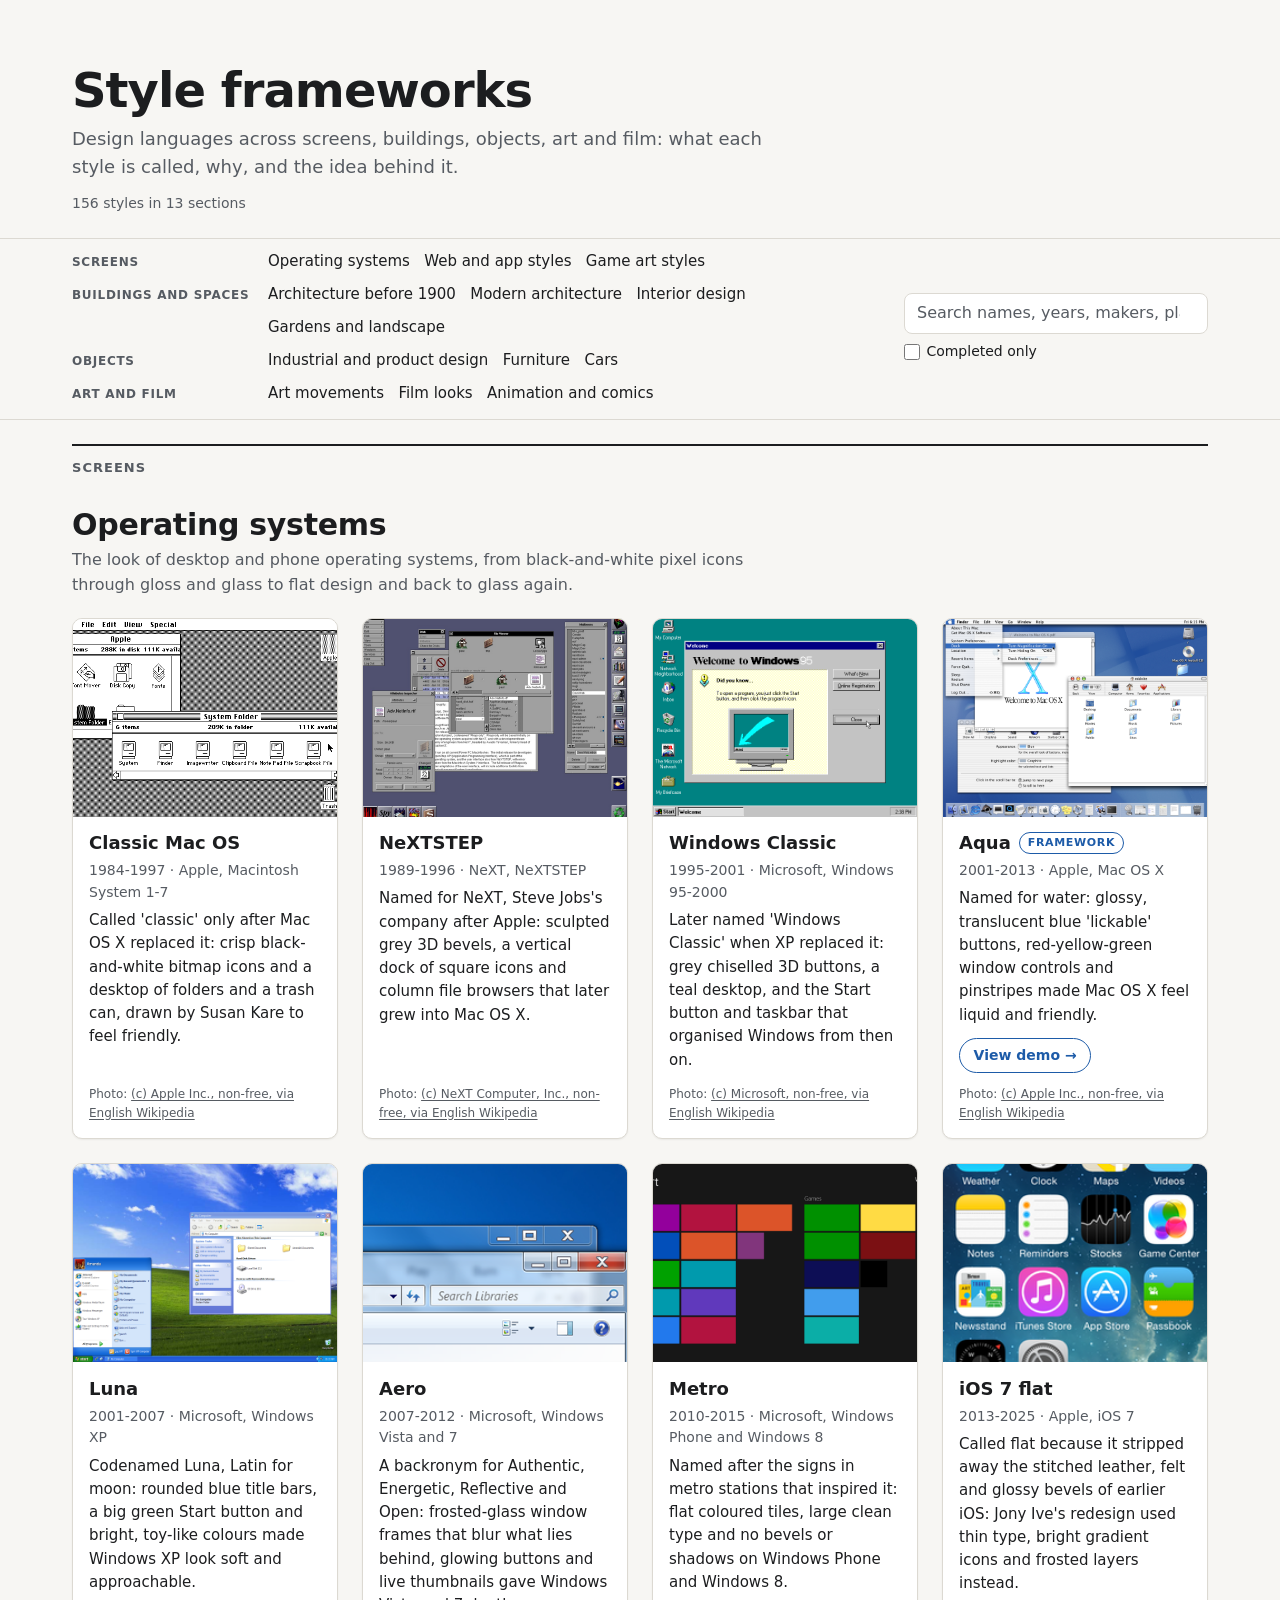
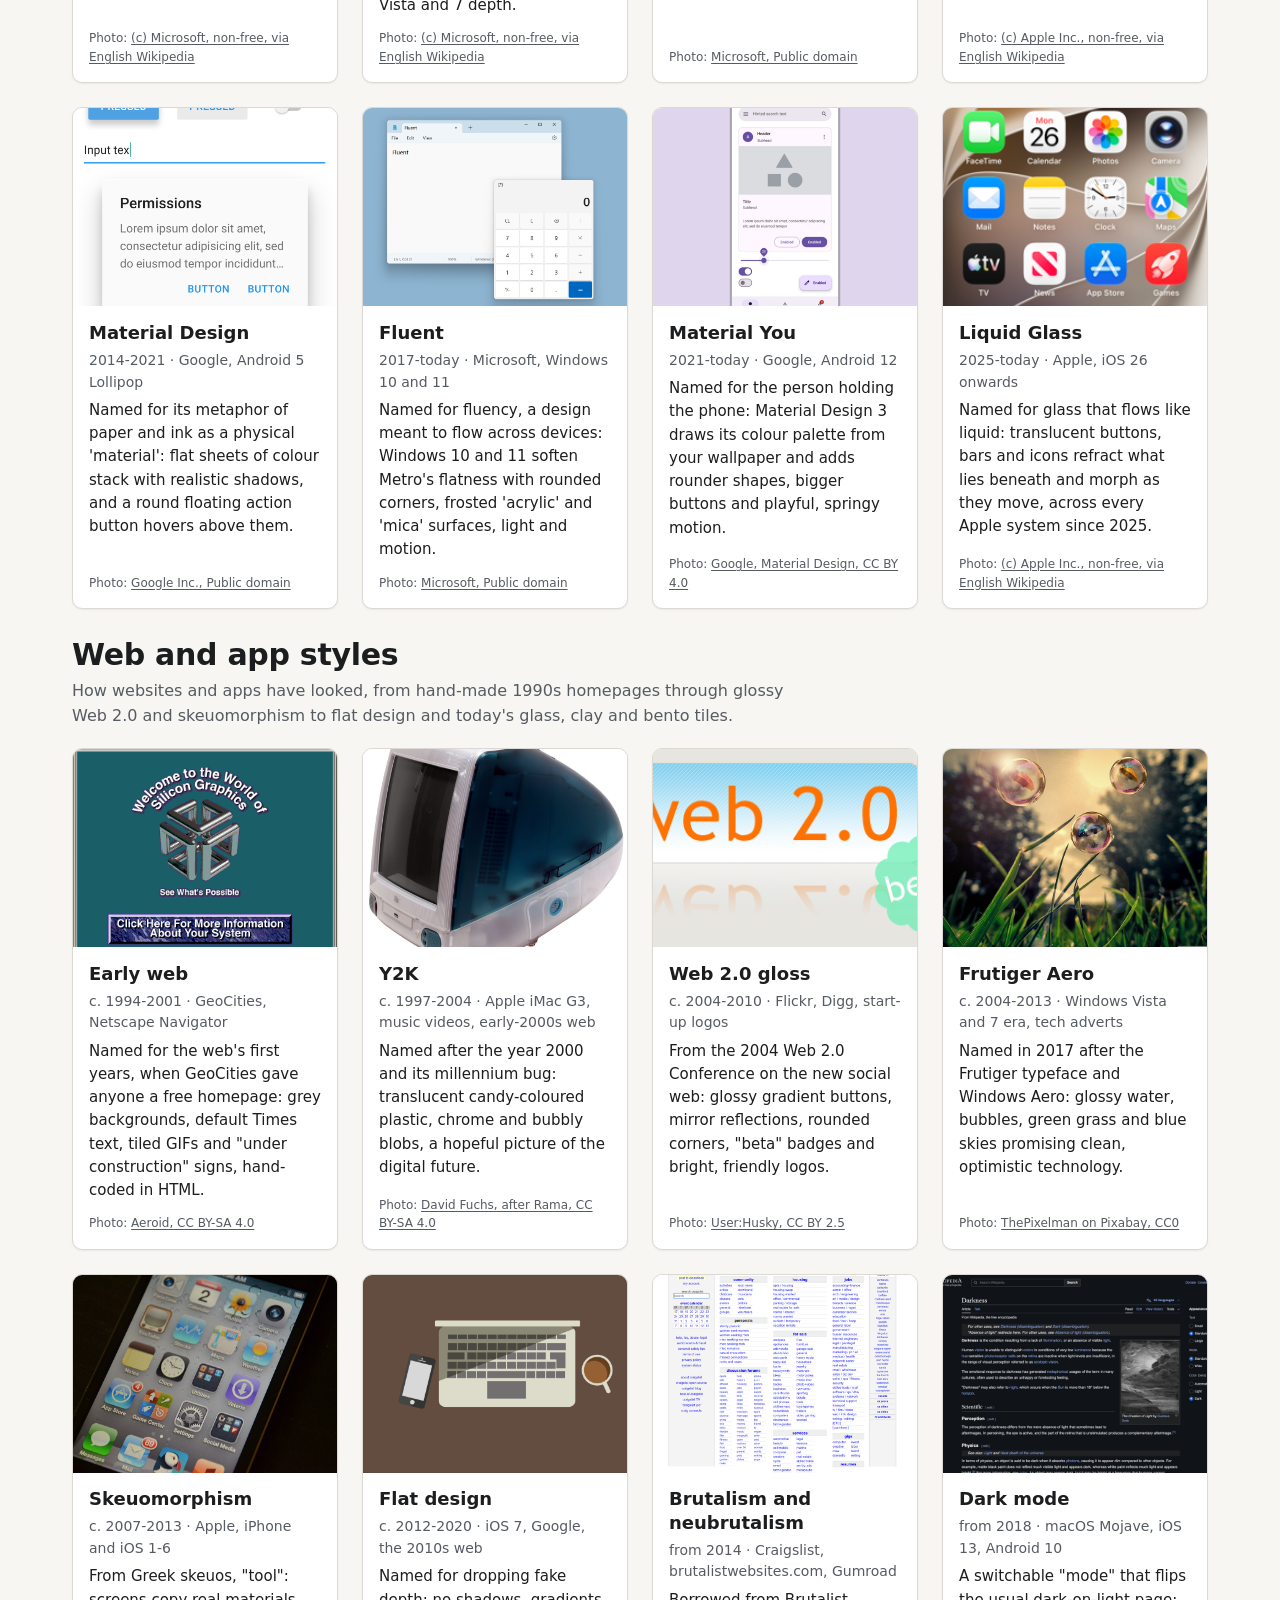
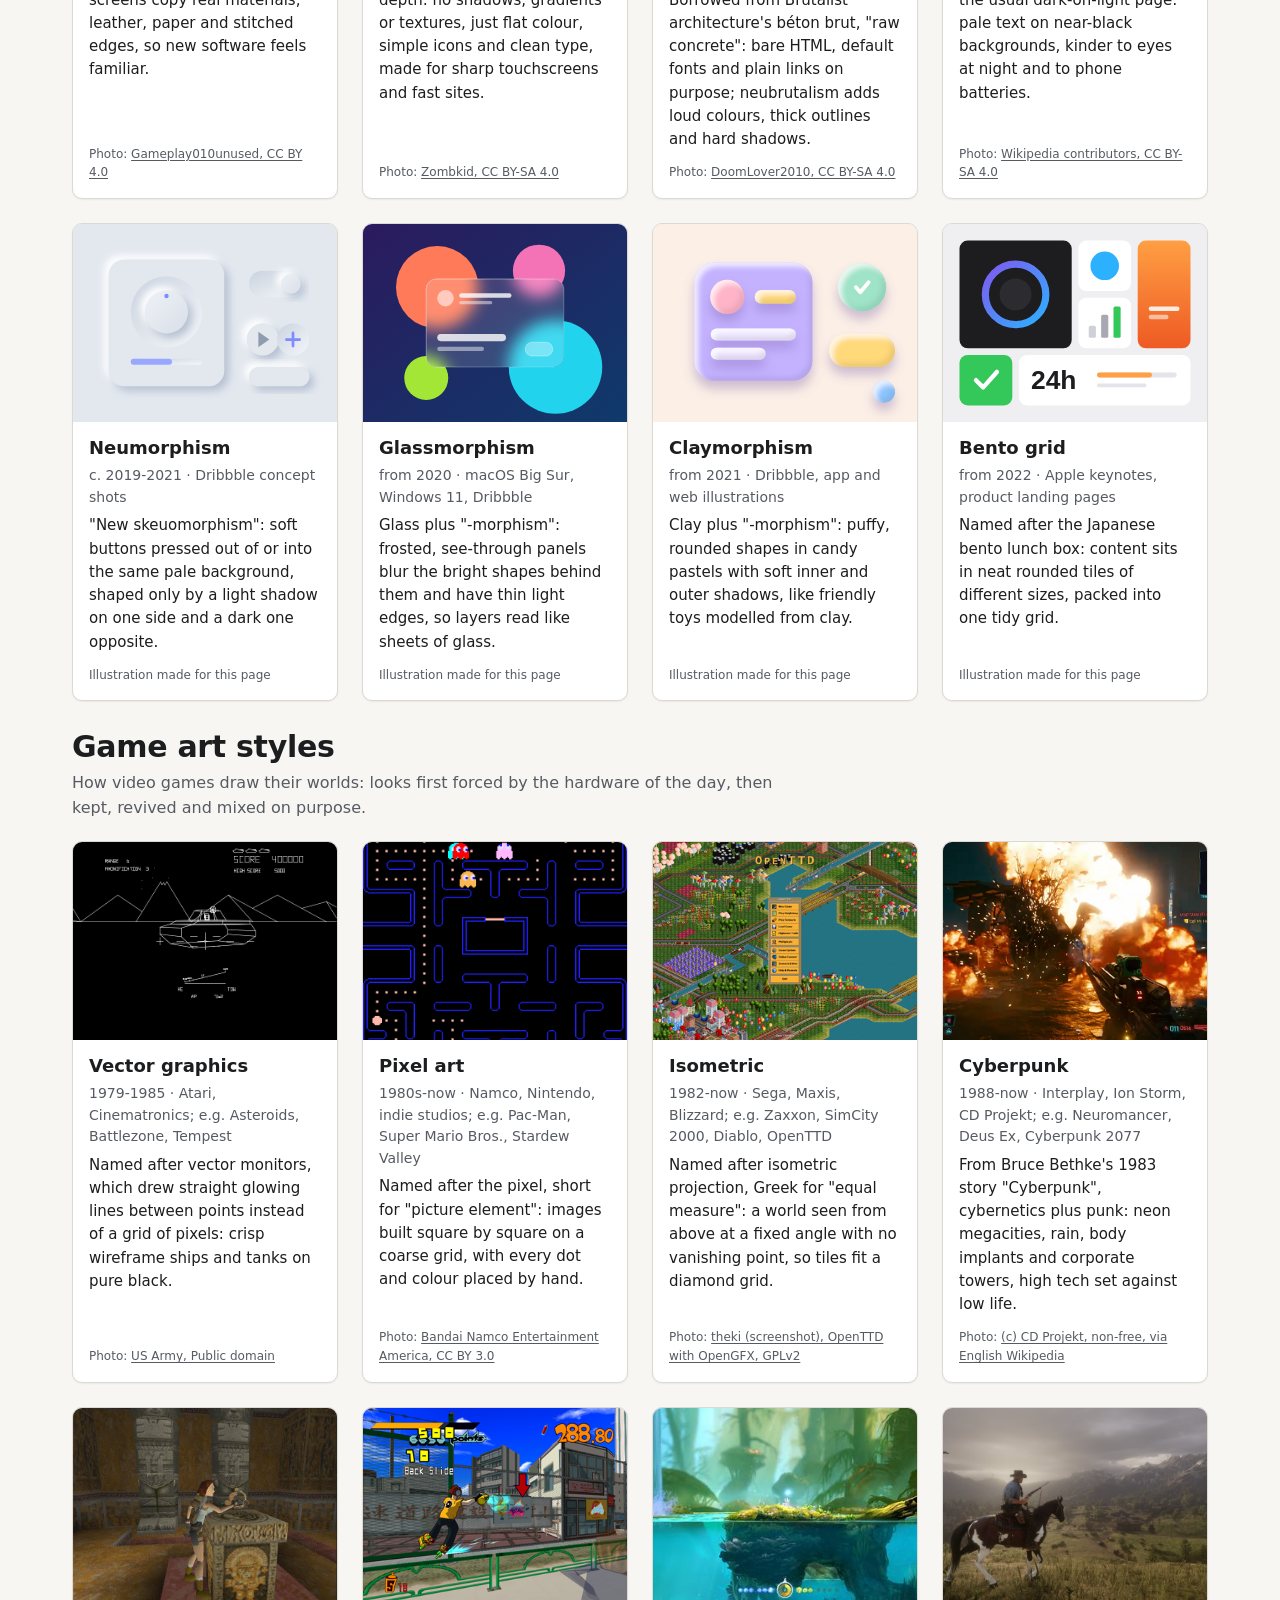
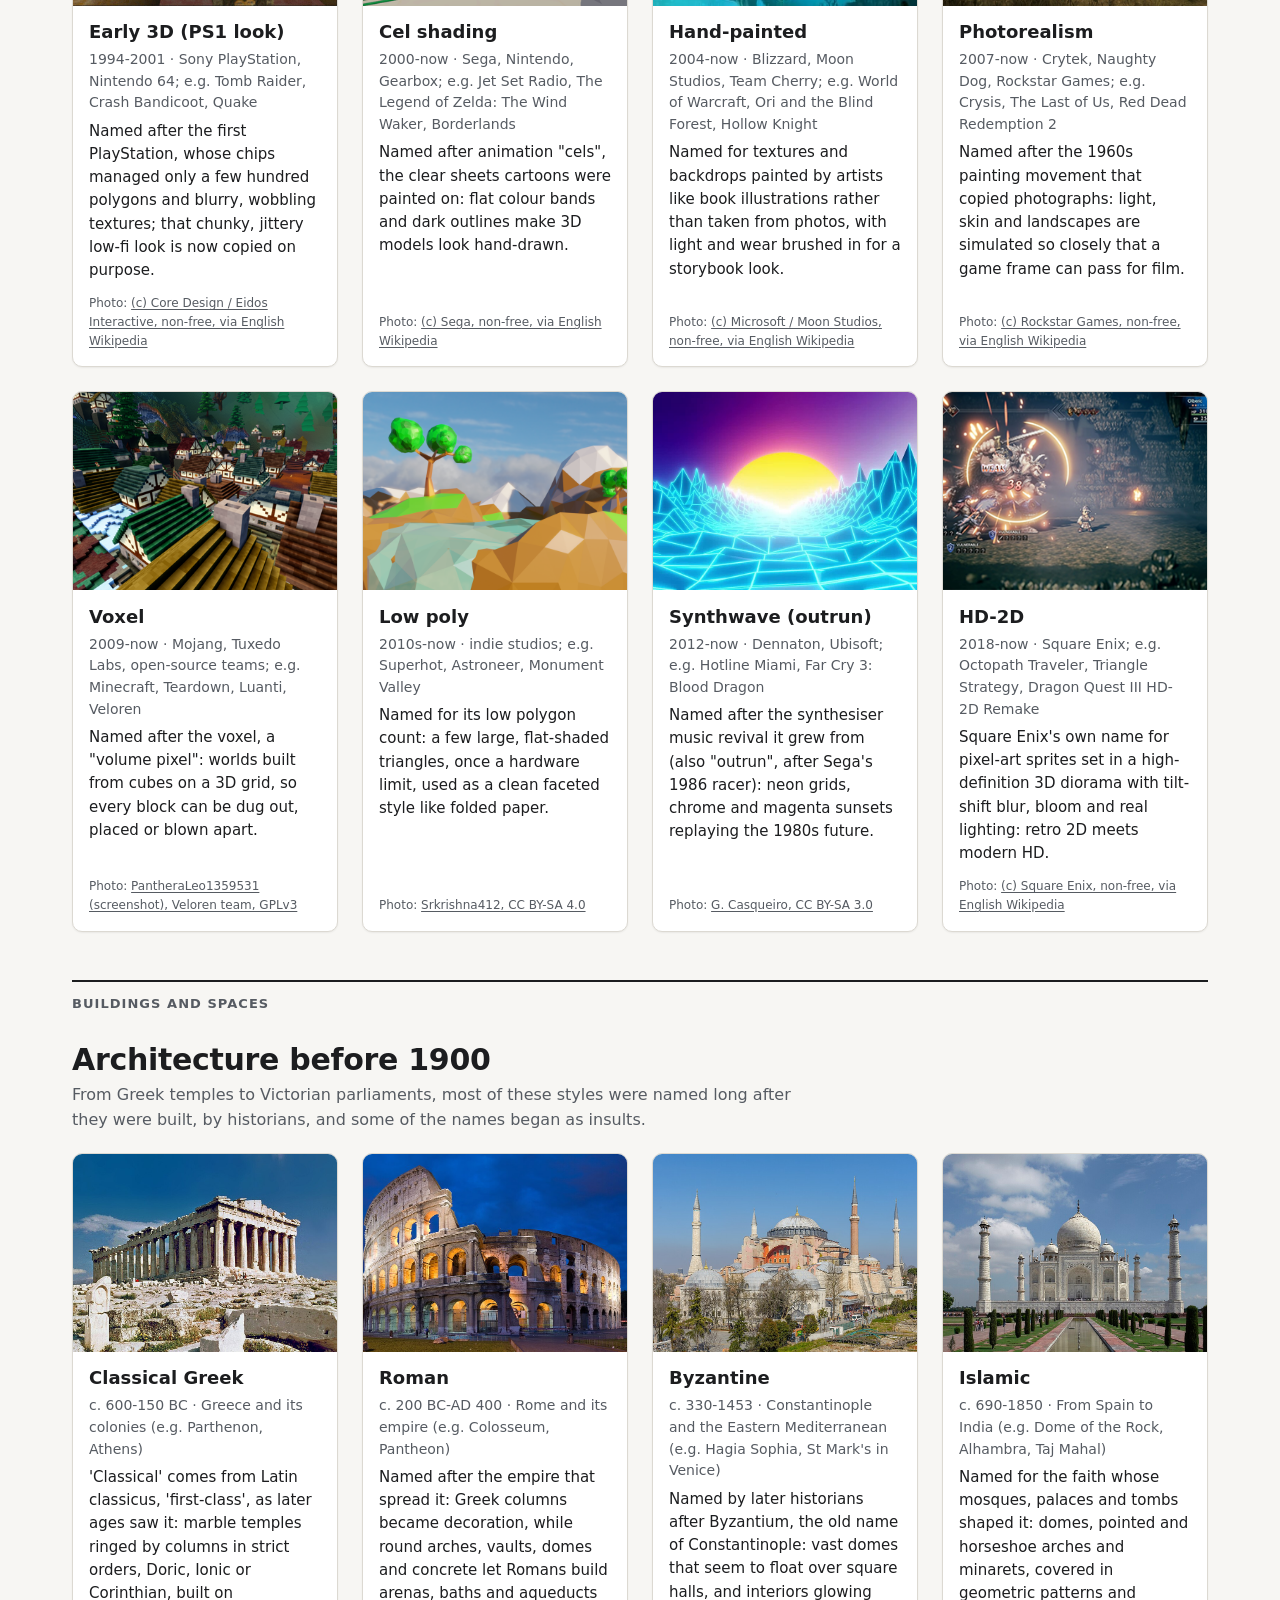
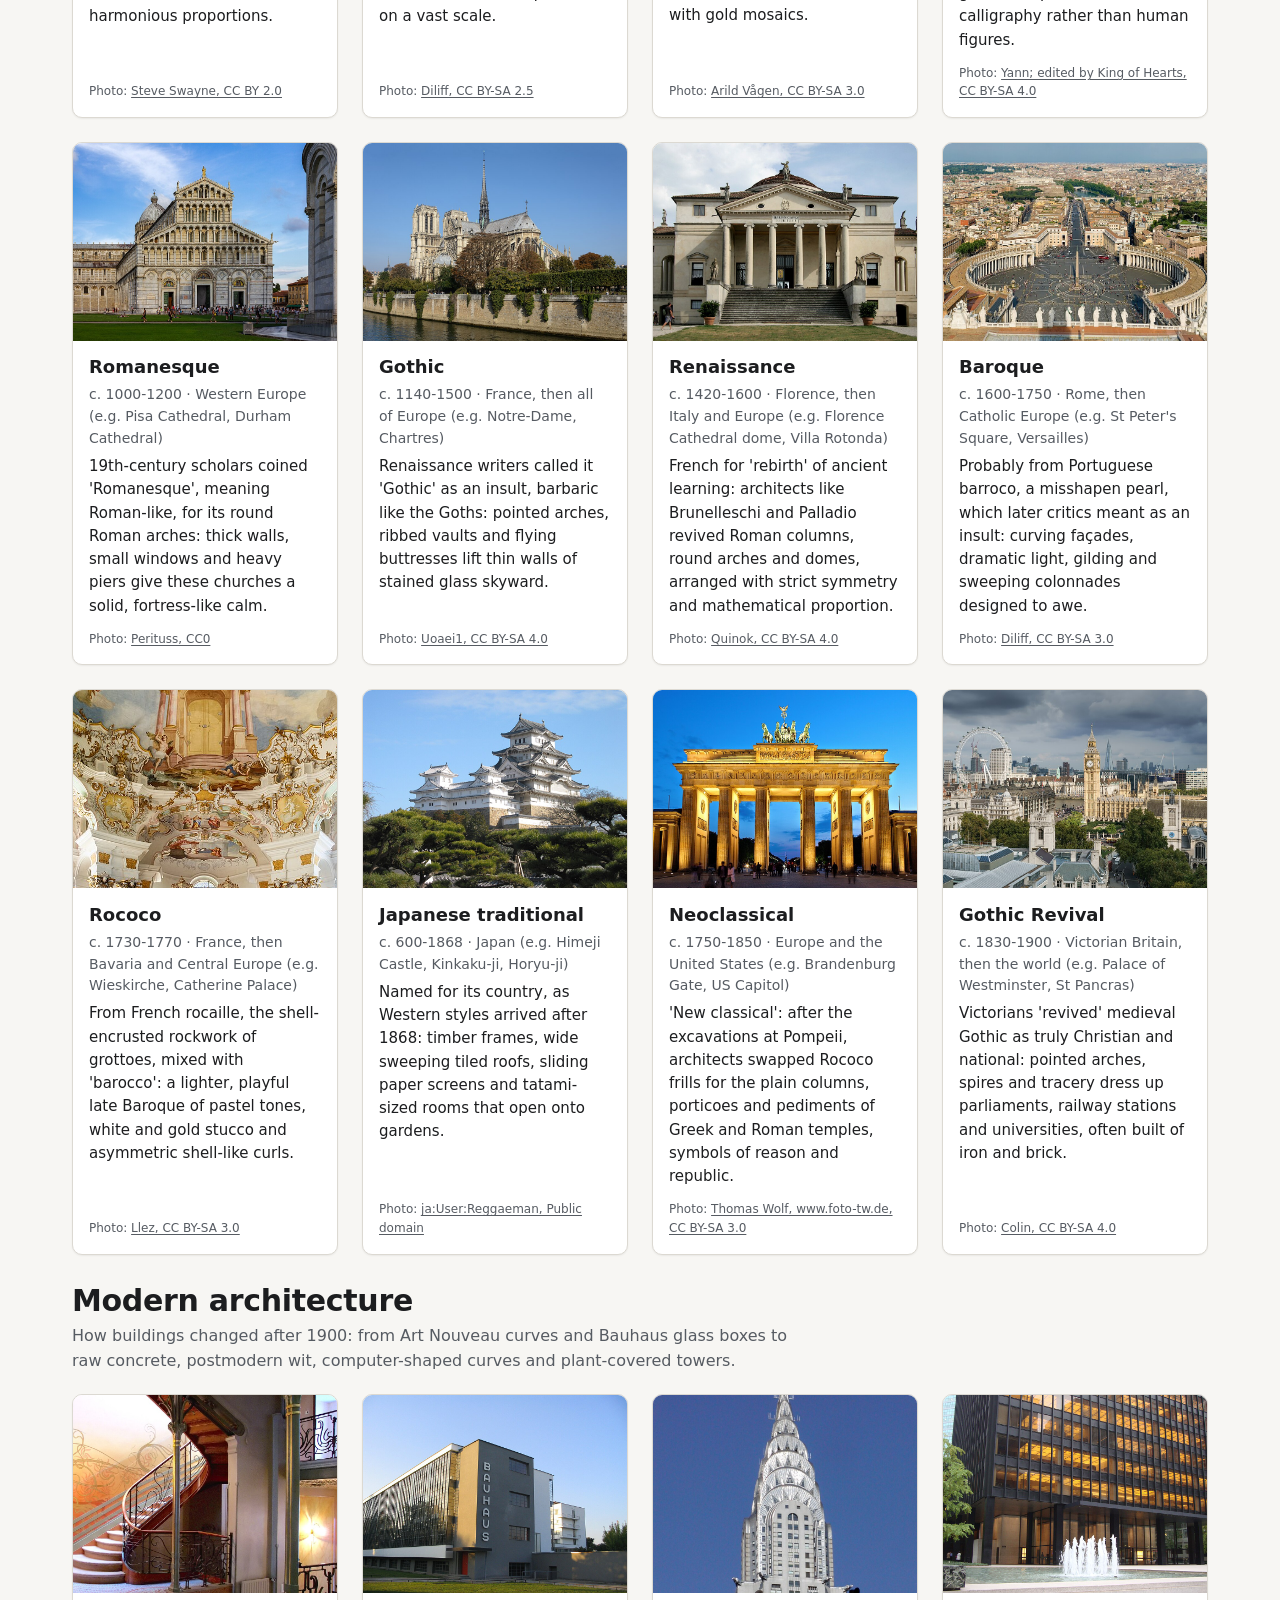
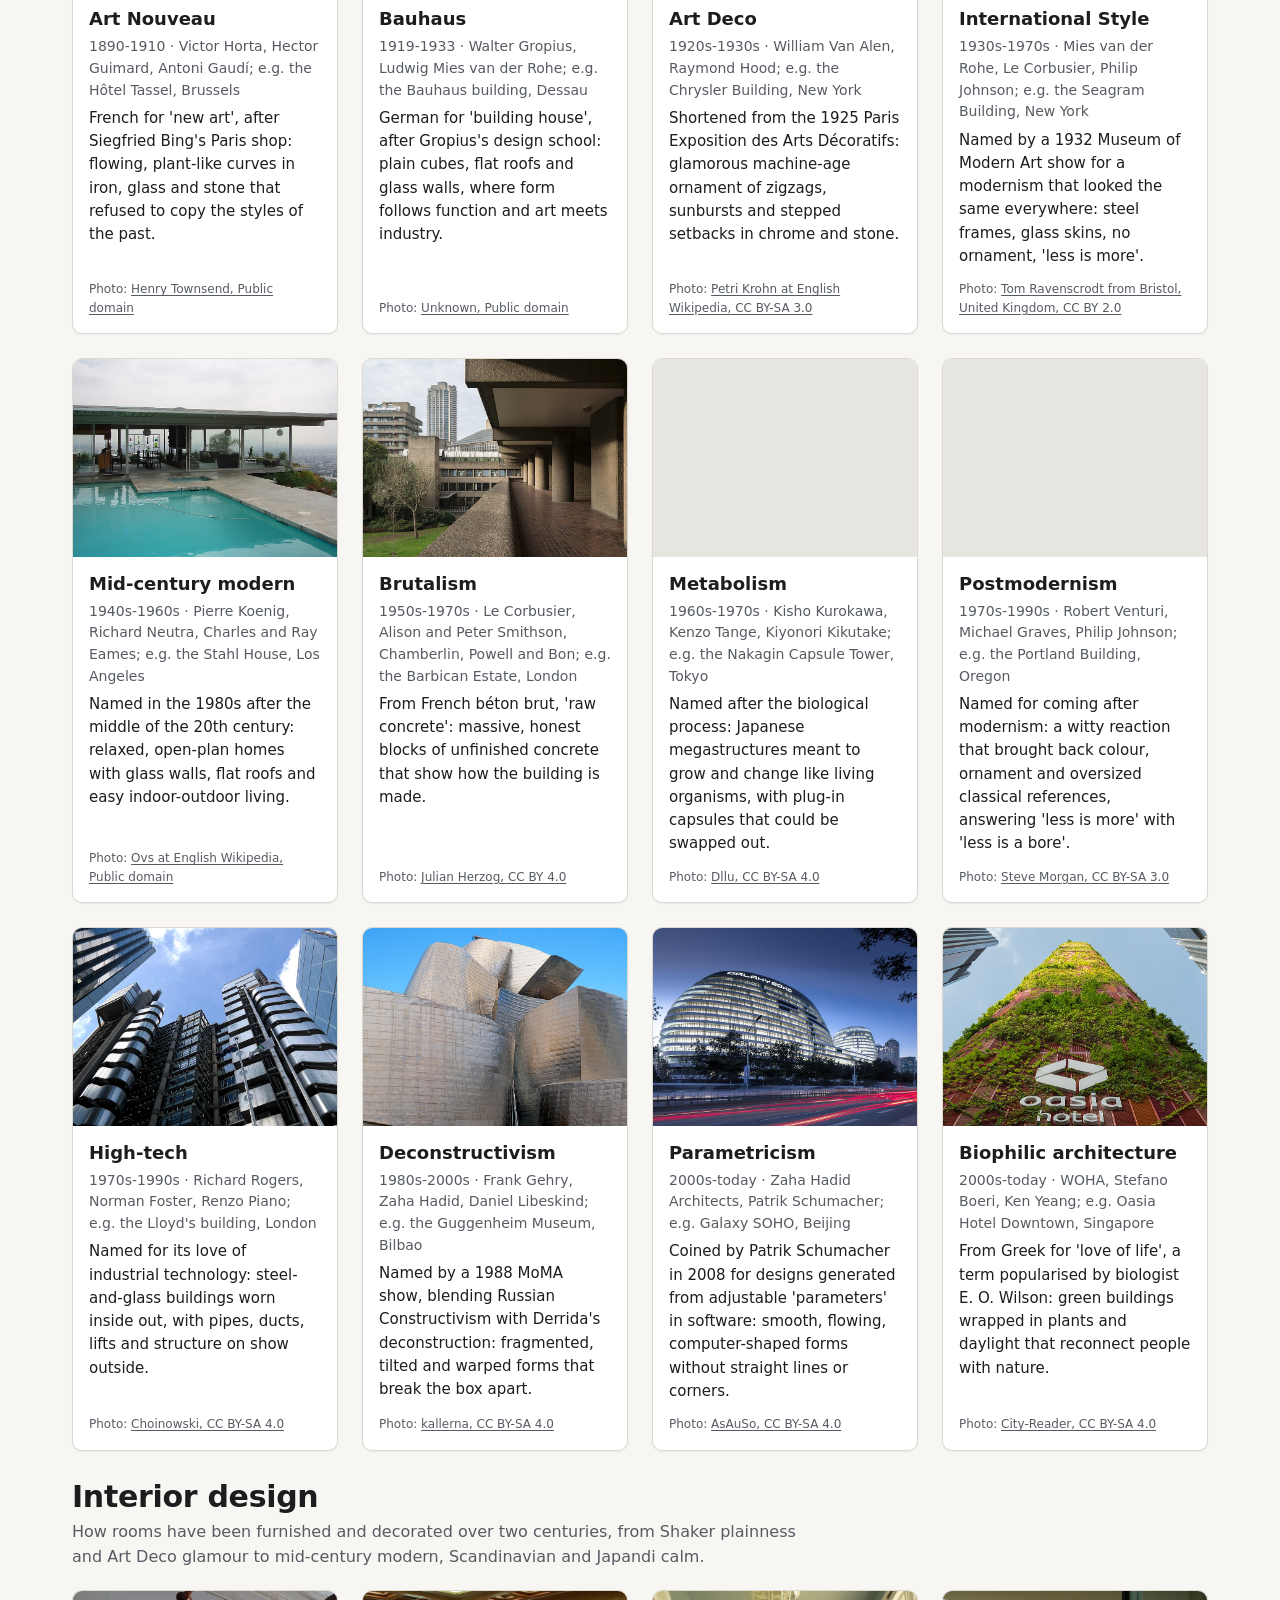
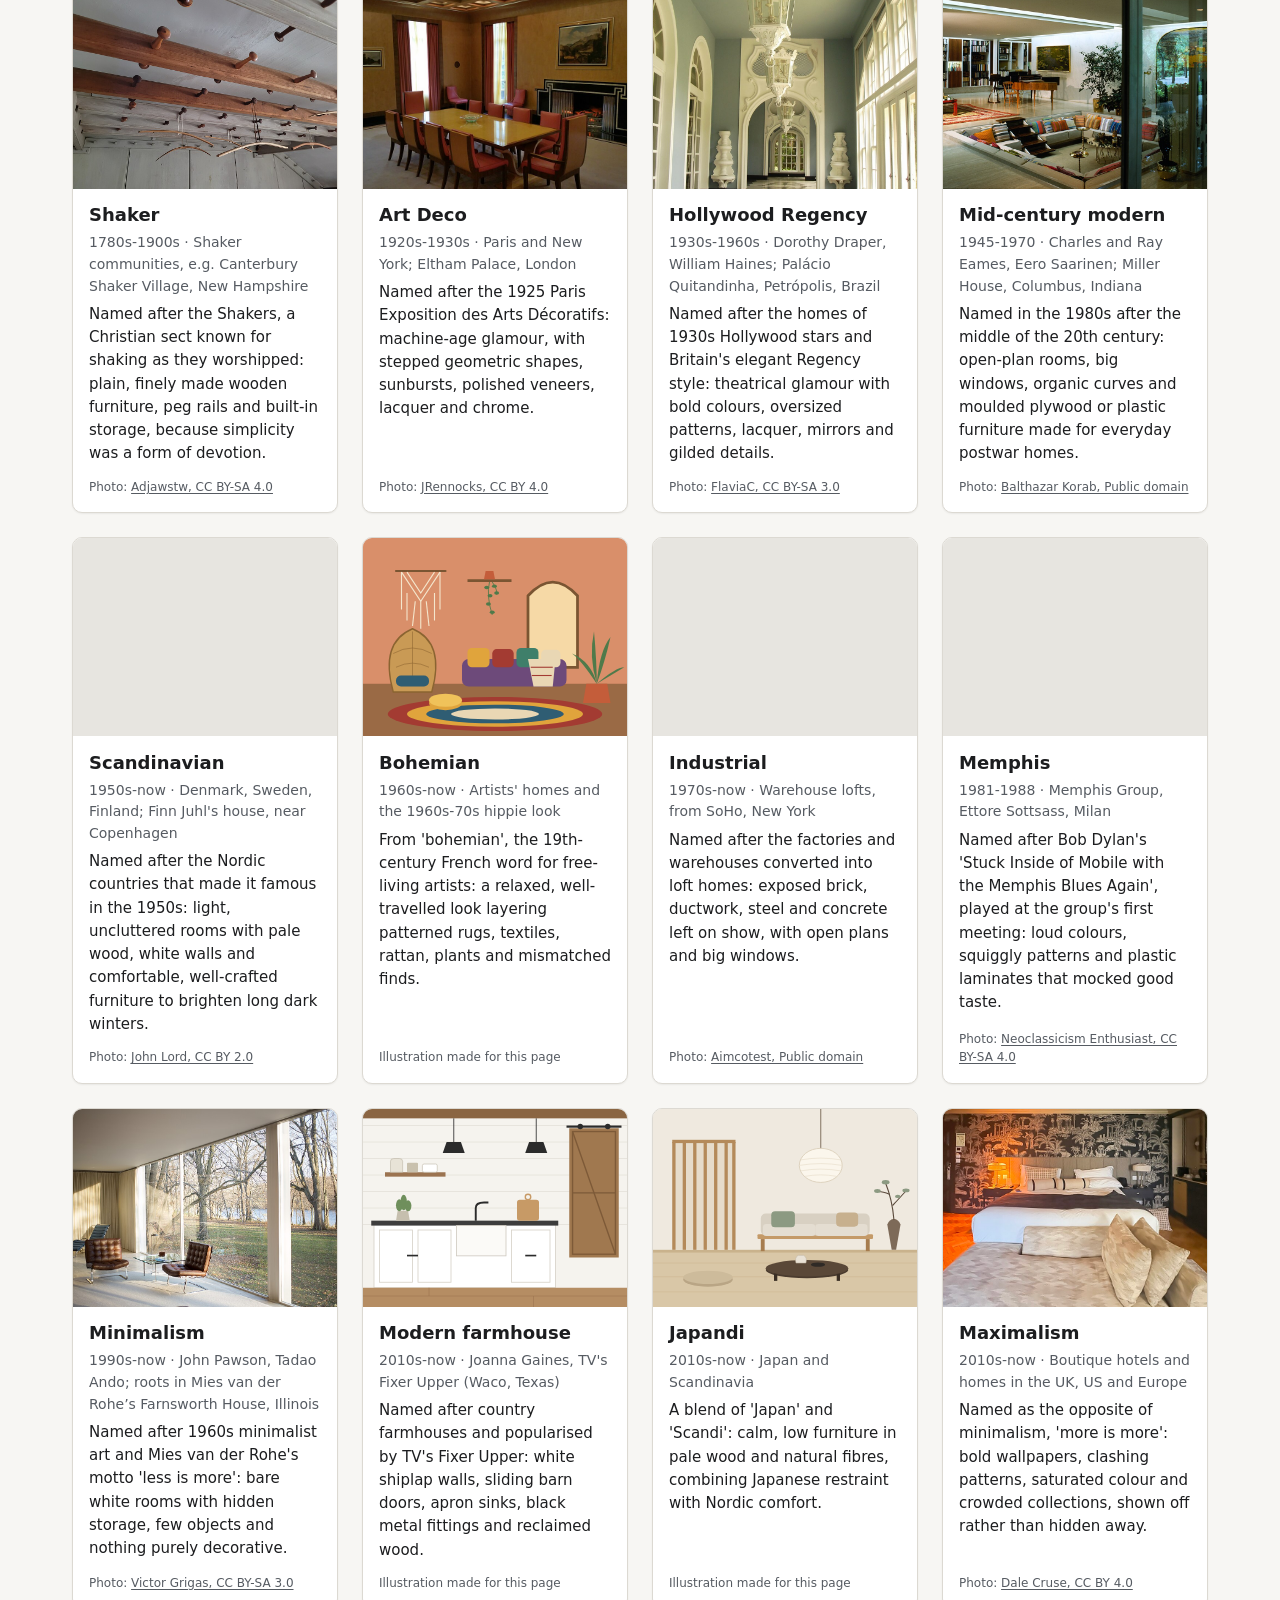
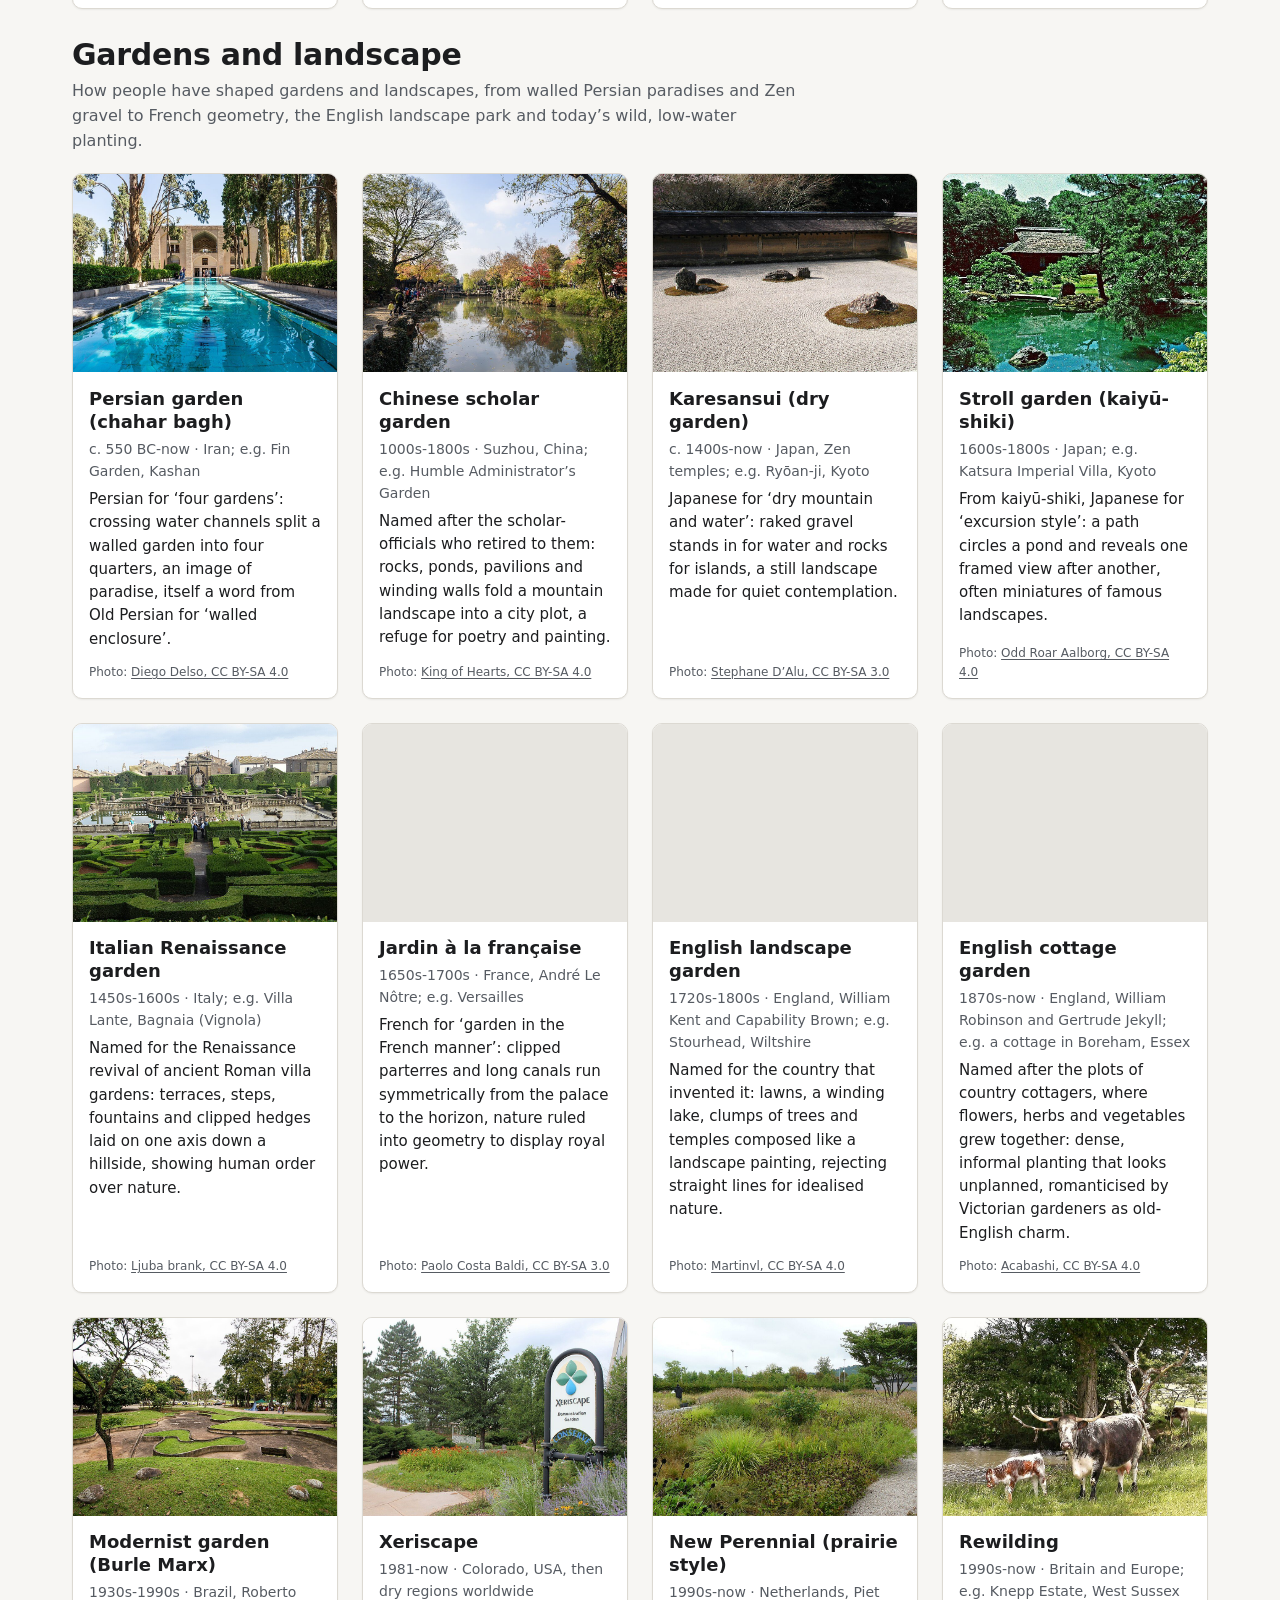
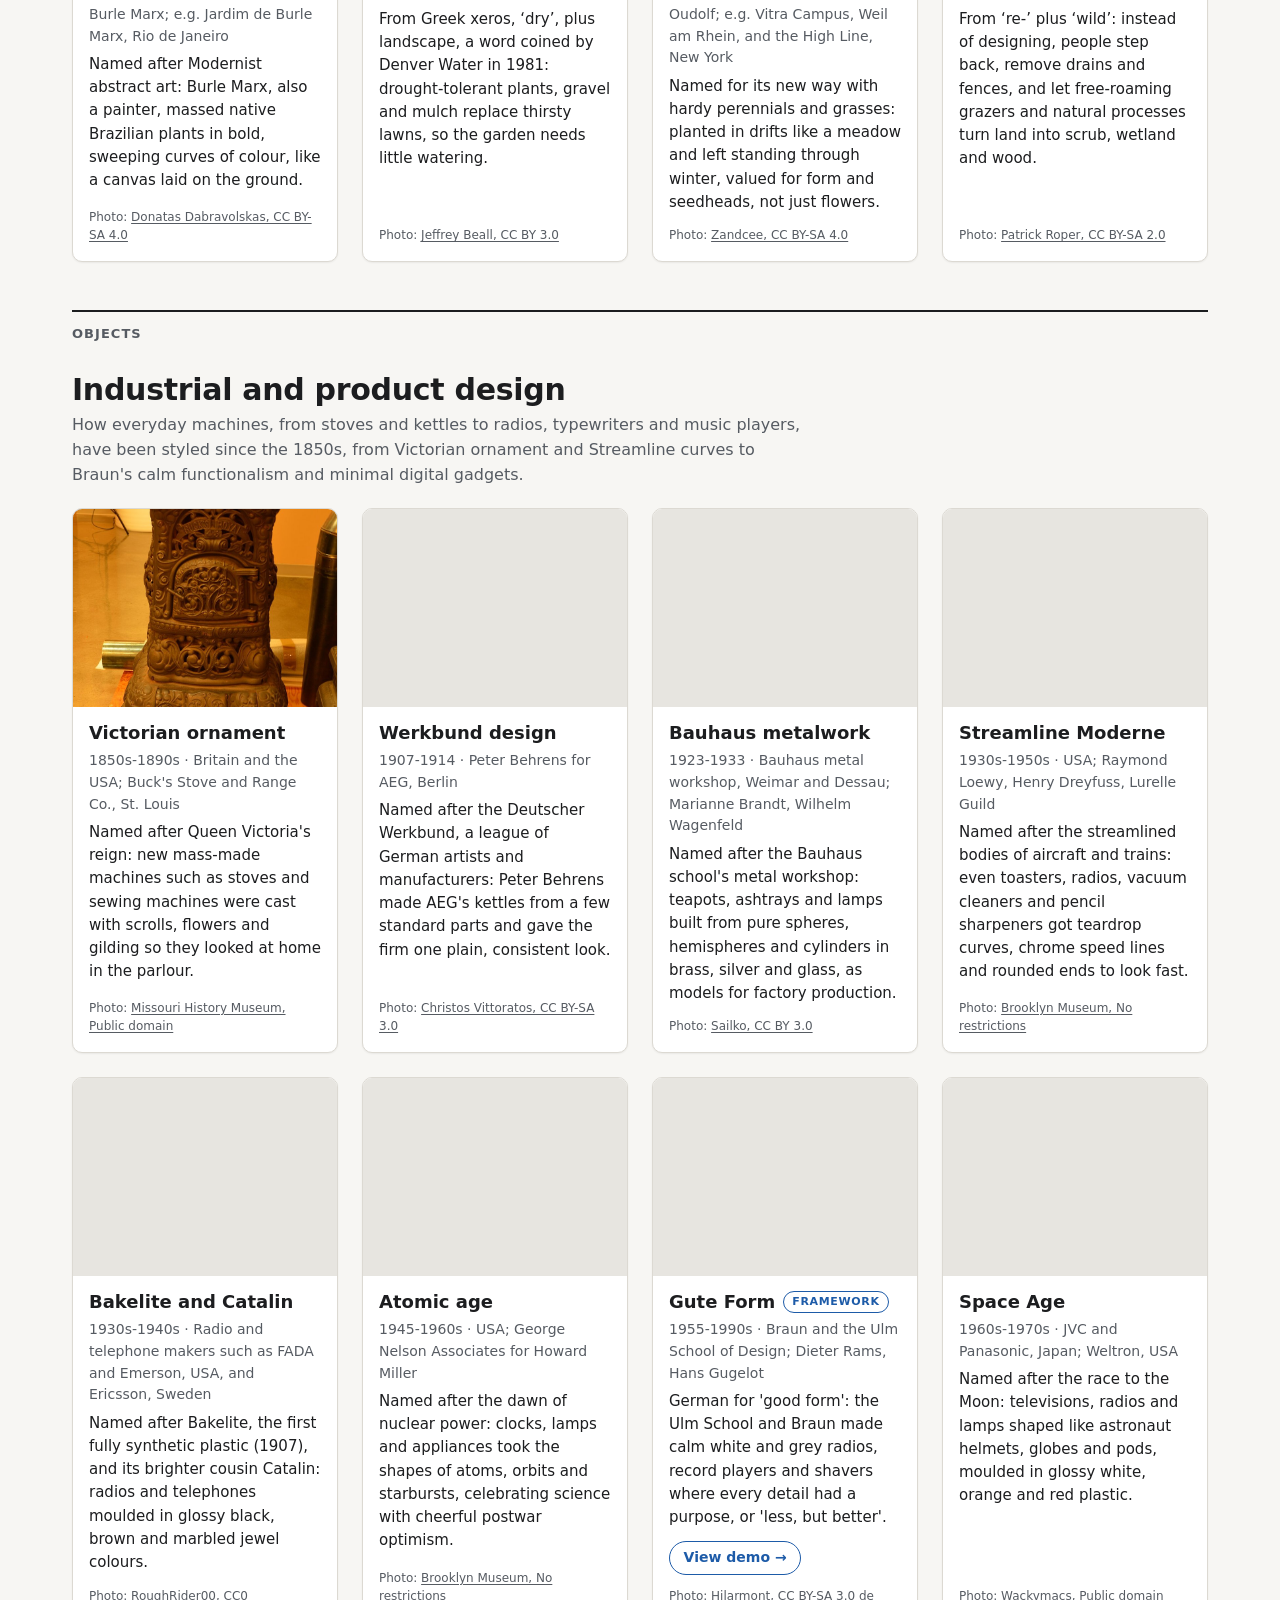
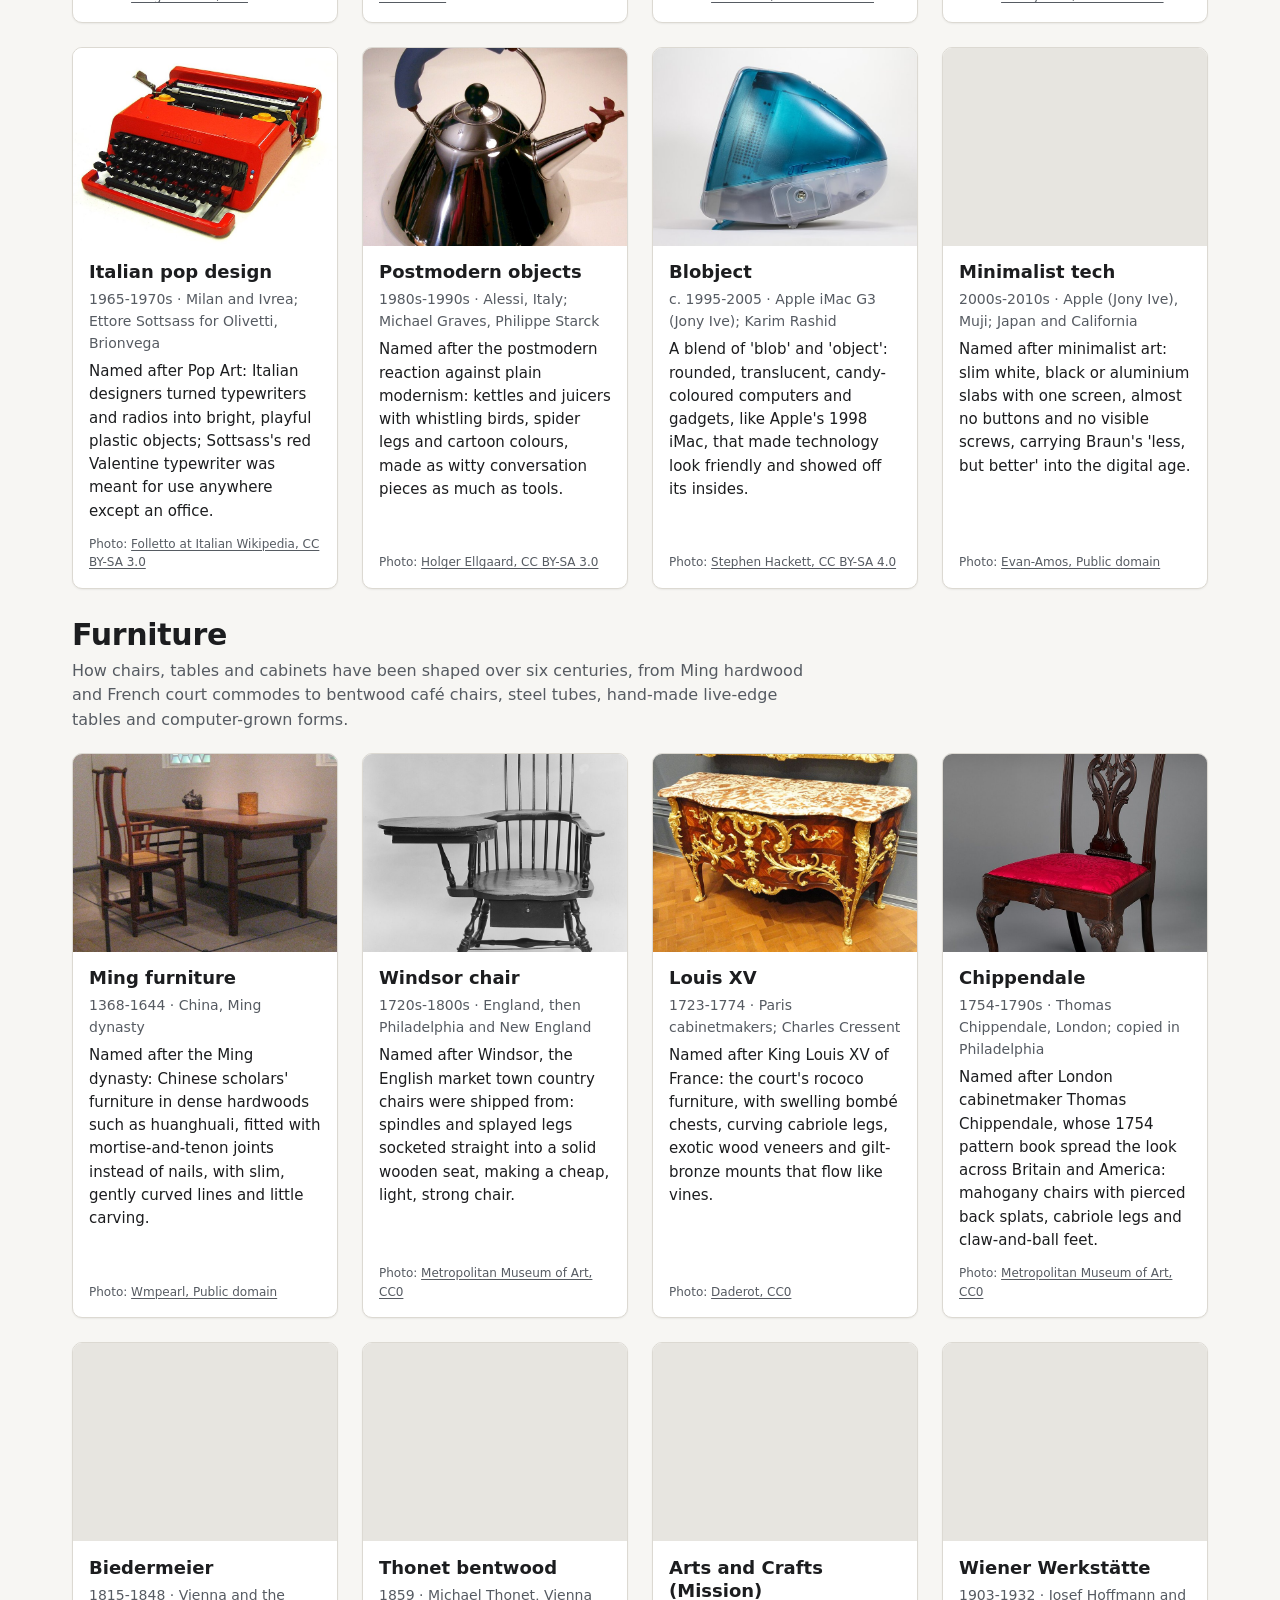
<file: index.html>
<!doctype html>
<!--
  Style frameworks: the Design framework site, showing design styles and design
  languages across screens, buildings, objects, art and film (what each is called,
  why, and the idea). A static page with no build; it also works from file://.

  - Sections: data/<id>.js (format documented at the top of style-frameworks.js)
  - Images:   img/<id>/
  - Helper:   tools/get_image.py (search and download Wikimedia images)
-->
<html lang="en">
<head>
  <meta charset="utf-8">
  <meta name="viewport" content="width=device-width, initial-scale=1">
  <meta name="color-scheme" content="light dark">
  <meta name="robots" content="noindex">
  <title>Style frameworks</title>
  <link rel="icon" href="data:,">
  <link rel="stylesheet" href="style-frameworks.css">
</head>
<body>
  <a class="skip" href="#main">Skip to the styles</a>

  <header class="page-head wrap">
    <h1>Style frameworks</h1>
    <p class="intro">Design languages across screens, buildings, objects, art and film: what each style is called, why, and the idea behind it.</p>
    <p class="count" id="count">Loading styles…</p>
  </header>

  <div class="bar" id="bar">
    <div class="bar-inner wrap">
      <nav class="menu" id="menu" aria-label="Sections"></nav>
      <div class="search" role="search">
        <label class="visually-hidden" for="q">Search styles</label>
        <input type="search" id="q" placeholder="Search names, years, makers, places…" autocomplete="off" spellcheck="false">
        <output id="matches" for="q completed" aria-live="polite"></output>
        <label class="toggle"><input type="checkbox" id="completed" autocomplete="off"> Completed only</label>
      </div>
    </div>
  </div>

  <main id="main" class="wrap" tabindex="-1">
    <noscript><p class="note">This page needs JavaScript to show the styles.</p></noscript>
  </main>

  <footer class="page-foot wrap">
    <p>Photos come from Wikimedia Commons and English Wikipedia and are credited on each card. Non-free screenshots are used here for research only.</p>
  </footer>

  <dialog class="viewer" id="viewer" aria-labelledby="viewer-caption">
    <button type="button" class="viewer-close" id="viewer-close" aria-label="Close">&times;</button>
    <figure>
      <img id="viewer-img" alt="">
      <figcaption>
        <p id="viewer-caption"></p>
        <div id="viewer-credit"></div>
      </figcaption>
    </figure>
  </dialog>

  <!-- One file per section (plain script tags, so the page also works from file://). -->
  <script src="data/os.js"></script>
  <script src="data/web.js"></script>
  <script src="data/games.js"></script>
  <script src="data/architecture-historic.js"></script>
  <script src="data/architecture-modern.js"></script>
  <script src="data/interiors.js"></script>
  <script src="data/gardens.js"></script>
  <script src="data/products.js"></script>
  <script src="data/furniture.js"></script>
  <script src="data/cars.js"></script>
  <script src="data/art.js"></script>
  <script src="data/film.js"></script>
  <script src="data/animation.js"></script>
  <script src="style-frameworks.js"></script>
</body>
</html>
</file>
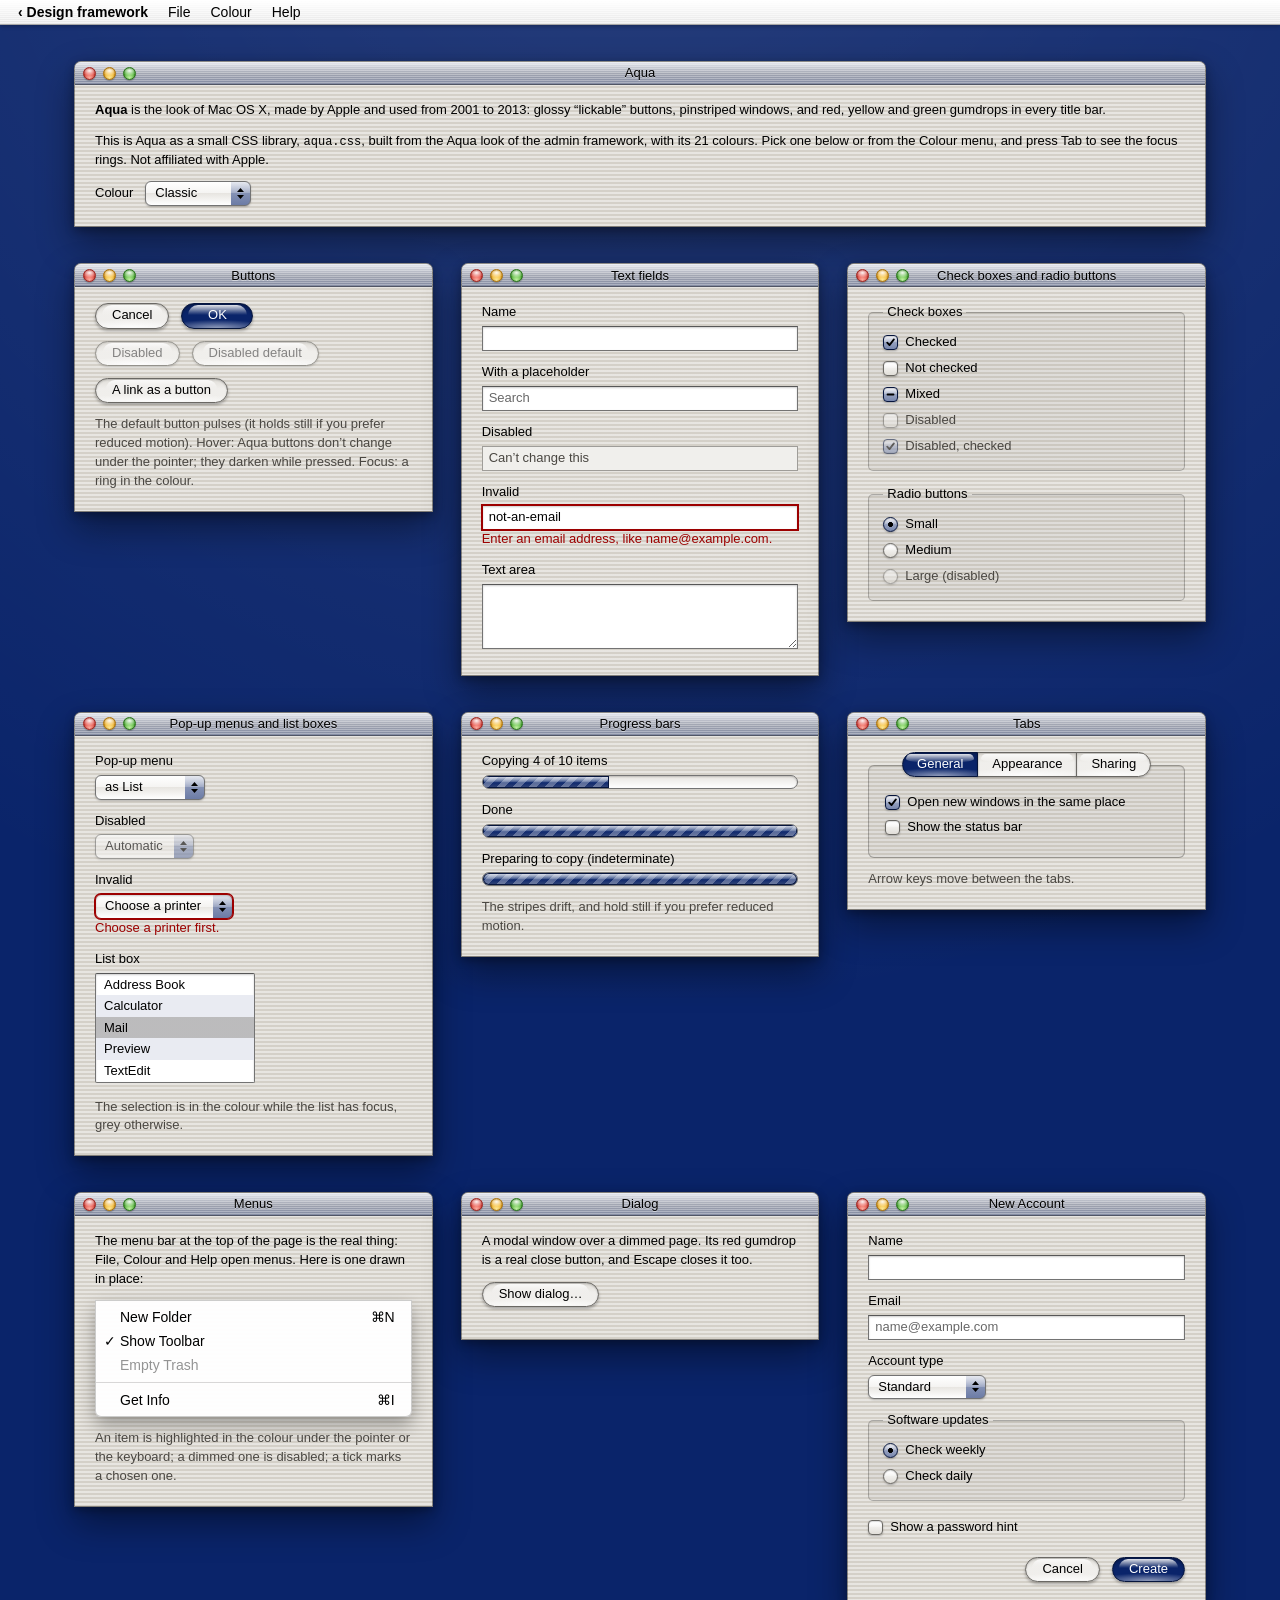
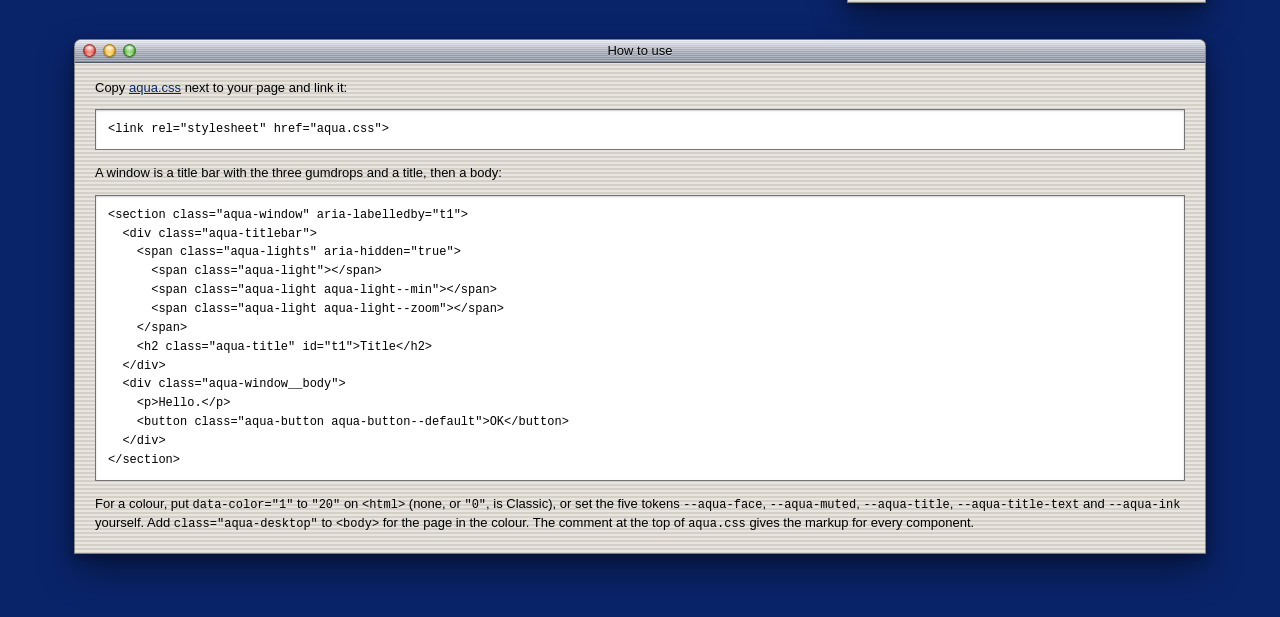
<file: frameworks/aqua/index.html>
<!doctype html>
<html lang="en">
<head>
<meta charset="utf-8">
<meta name="viewport" content="width=device-width, initial-scale=1">
<meta name="robots" content="noindex">
<title>Aqua</title>
<meta name="description" content="Aqua, the Mac OS X look (Apple, 2001-2013), as a small CSS library: windows, buttons, fields, menus, dialogs and 21 colours.">
<link rel="stylesheet" href="aqua.css">
<style>
  html {
    scroll-padding-top: 48px;
  }

  .demo-menubar {
    position: sticky;
    z-index: 10;
    top: 0;
  }

  .demo {
    box-sizing: border-box;
    display: grid;
    grid-template-columns: repeat(auto-fill, minmax(min(100%, 340px), 1fr));
    align-items: start;
    gap: 36px 28px;
    max-width: 1180px;
    margin: 0 auto;
    padding: 36px 24px 64px;
  }

  .demo-wide {
    grid-column: 1 / -1;
  }

  .demo-item {
    margin: 0 0 12px;
  }

  .demo-item .aqua-field {
    width: 100%;
  }

  .demo-row {
    display: flex;
    flex-wrap: wrap;
    align-items: center;
    gap: 10px 12px;
    margin: 0 0 12px;
  }

  .demo-stack {
    display: flex;
    flex-direction: column;
    align-items: flex-start;
    gap: 2px;
  }

  .demo-error {
    margin: 4px 0 0;
  }

  .demo pre {
    max-width: 100%;
    margin: 0 0 14px;
    padding: 10px 12px;
    overflow-x: auto;
    border: 1px solid var(--aqua-field-edge);
    background: var(--aqua-field);
    box-shadow: var(--aqua-field-shadow);
  }

  .demo pre:focus-visible {
    outline: 2px solid transparent;
    box-shadow: var(--aqua-field-shadow), var(--aqua-focus-ring);
  }

  .demo code {
    font-family: Monaco, Menlo, Consolas, monospace;
    font-size: 12px;
  }

  @media (max-width: 480px) {
    .demo {
      gap: 28px;
      padding: 24px 16px 48px;
    }

    .aqua-window__body {
      padding: 14px 14px 16px;
    }
  }
</style>
</head>
<body class="aqua-desktop">
<header class="demo-menubar">
  <nav class="aqua-menubar" aria-label="Menu bar">
    <a class="aqua-menubar__item aqua-menubar__item--app" href="../../index.html#os">&lsaquo; Design framework</a>
    <details class="aqua-menu">
      <summary class="aqua-menubar__item">File</summary>
      <ul class="aqua-menu__list">
        <li><button class="aqua-menu__item" type="button" data-open-dialog>Close Window&hellip; <kbd class="aqua-menu__key">&#8984;W</kbd></button></li>
        <li><button class="aqua-menu__item" type="button" disabled>Save <kbd class="aqua-menu__key">&#8984;S</kbd></button></li>
        <li class="aqua-menu__separator" role="separator"></li>
        <li><button class="aqua-menu__item" type="button" disabled>Print&hellip; <kbd class="aqua-menu__key">&#8984;P</kbd></button></li>
      </ul>
    </details>
    <details class="aqua-menu">
      <summary class="aqua-menubar__item">Colour</summary>
      <ul class="aqua-menu__list" id="colour-menu"></ul>
    </details>
    <details class="aqua-menu aqua-menu--end">
      <summary class="aqua-menubar__item">Help</summary>
      <ul class="aqua-menu__list">
        <li><a class="aqua-menu__item" href="#how">How to use</a></li>
        <li><a class="aqua-menu__item" href="aqua.css">aqua.css</a></li>
        <li class="aqua-menu__separator" role="separator"></li>
        <li><a class="aqua-menu__item" href="../../index.html#os">Back to the design framework</a></li>
      </ul>
    </details>
  </nav>
</header>

<main class="demo">
  <section class="aqua-window demo-wide" id="about" aria-labelledby="about-title">
    <div class="aqua-titlebar">
      <span class="aqua-lights" aria-hidden="true"><span class="aqua-light"></span><span class="aqua-light aqua-light--min"></span><span class="aqua-light aqua-light--zoom"></span></span>
      <h1 class="aqua-title" id="about-title">Aqua</h1>
    </div>
    <div class="aqua-window__body">
      <p><strong>Aqua</strong> is the look of Mac OS X, made by Apple and used from 2001 to 2013: glossy &ldquo;lickable&rdquo; buttons, pinstriped windows, and red, yellow and green gumdrops in every title bar.</p>
      <p>This is Aqua as a small CSS library, <code>aqua.css</code>, built from the Aqua look of the admin framework, with its 21 colours. Pick one below or from the Colour menu, and press Tab to see the focus rings. Not affiliated with Apple.</p>
      <div class="demo-row">
        <label for="colour-select">Colour</label>
        <select class="aqua-select" id="colour-select"></select>
      </div>
    </div>
  </section>

  <section class="aqua-window" aria-labelledby="buttons-title">
    <div class="aqua-titlebar">
      <span class="aqua-lights" aria-hidden="true"><span class="aqua-light"></span><span class="aqua-light aqua-light--min"></span><span class="aqua-light aqua-light--zoom"></span></span>
      <h2 class="aqua-title" id="buttons-title">Buttons</h2>
    </div>
    <div class="aqua-window__body">
      <div class="demo-row">
        <button class="aqua-button" type="button">Cancel</button>
        <button class="aqua-button aqua-button--default" type="button">OK</button>
      </div>
      <div class="demo-row">
        <button class="aqua-button" type="button" disabled>Disabled</button>
        <button class="aqua-button aqua-button--default" type="button" disabled>Disabled default</button>
      </div>
      <div class="demo-row">
        <a class="aqua-button" href="#how">A link as a button</a>
      </div>
      <p class="aqua-note">The default button pulses (it holds still if you prefer reduced motion). Hover: Aqua buttons don&rsquo;t change under the pointer; they darken while pressed. Focus: a ring in the colour.</p>
    </div>
  </section>

  <section class="aqua-window" aria-labelledby="fields-title">
    <div class="aqua-titlebar">
      <span class="aqua-lights" aria-hidden="true"><span class="aqua-light"></span><span class="aqua-light aqua-light--min"></span><span class="aqua-light aqua-light--zoom"></span></span>
      <h2 class="aqua-title" id="fields-title">Text fields</h2>
    </div>
    <div class="aqua-window__body">
      <div class="demo-item">
        <label class="aqua-label" for="tf-name">Name</label>
        <input class="aqua-field" id="tf-name" type="text" autocomplete="off">
      </div>
      <div class="demo-item">
        <label class="aqua-label" for="tf-search">With a placeholder</label>
        <input class="aqua-field" id="tf-search" type="search" placeholder="Search">
      </div>
      <div class="demo-item">
        <label class="aqua-label" for="tf-disabled">Disabled</label>
        <input class="aqua-field" id="tf-disabled" type="text" value="Can&rsquo;t change this" disabled>
      </div>
      <div class="demo-item">
        <label class="aqua-label" for="tf-invalid">Invalid</label>
        <input class="aqua-field" id="tf-invalid" type="email" value="not-an-email" aria-invalid="true" aria-describedby="tf-invalid-error" autocomplete="off">
        <p class="aqua-error demo-error" id="tf-invalid-error">Enter an email address, like name@example.com.</p>
      </div>
      <div class="demo-item">
        <label class="aqua-label" for="tf-notes">Text area</label>
        <textarea class="aqua-field" id="tf-notes" rows="3"></textarea>
      </div>
    </div>
  </section>

  <section class="aqua-window" aria-labelledby="checks-title">
    <div class="aqua-titlebar">
      <span class="aqua-lights" aria-hidden="true"><span class="aqua-light"></span><span class="aqua-light aqua-light--min"></span><span class="aqua-light aqua-light--zoom"></span></span>
      <h2 class="aqua-title" id="checks-title">Check boxes and radio buttons</h2>
    </div>
    <div class="aqua-window__body">
      <fieldset class="aqua-group">
        <legend>Check boxes</legend>
        <div class="demo-stack">
          <label class="aqua-check"><input type="checkbox" checked> Checked</label>
          <label class="aqua-check"><input type="checkbox"> Not checked</label>
          <label class="aqua-check"><input type="checkbox" id="cb-mixed"> Mixed</label>
          <label class="aqua-check"><input type="checkbox" disabled> Disabled</label>
          <label class="aqua-check"><input type="checkbox" checked disabled> Disabled, checked</label>
        </div>
      </fieldset>
      <fieldset class="aqua-group">
        <legend>Radio buttons</legend>
        <div class="demo-stack">
          <label class="aqua-radio"><input type="radio" name="size" checked> Small</label>
          <label class="aqua-radio"><input type="radio" name="size"> Medium</label>
          <label class="aqua-radio"><input type="radio" name="size" disabled> Large (disabled)</label>
        </div>
      </fieldset>
    </div>
  </section>

  <section class="aqua-window" aria-labelledby="lists-title">
    <div class="aqua-titlebar">
      <span class="aqua-lights" aria-hidden="true"><span class="aqua-light"></span><span class="aqua-light aqua-light--min"></span><span class="aqua-light aqua-light--zoom"></span></span>
      <h2 class="aqua-title" id="lists-title">Pop-up menus and list boxes</h2>
    </div>
    <div class="aqua-window__body">
      <div class="demo-item">
        <label class="aqua-label" for="sel-view">Pop-up menu</label>
        <select class="aqua-select" id="sel-view">
          <option>as Icons</option>
          <option selected>as List</option>
          <option>as Columns</option>
        </select>
      </div>
      <div class="demo-item">
        <label class="aqua-label" for="sel-disabled">Disabled</label>
        <select class="aqua-select" id="sel-disabled" disabled>
          <option>Automatic</option>
        </select>
      </div>
      <div class="demo-item">
        <label class="aqua-label" for="sel-invalid">Invalid</label>
        <select class="aqua-select" id="sel-invalid" aria-invalid="true" aria-describedby="sel-invalid-error">
          <option>Choose a printer</option>
          <option>Laser</option>
        </select>
        <p class="aqua-error demo-error" id="sel-invalid-error">Choose a printer first.</p>
      </div>
      <div class="demo-item">
        <label class="aqua-label" for="list-apps">List box</label>
        <select class="aqua-listbox" id="list-apps" size="5">
          <option>Address Book</option>
          <option>Calculator</option>
          <option selected>Mail</option>
          <option>Preview</option>
          <option>TextEdit</option>
          <option>System Preferences</option>
        </select>
      </div>
      <p class="aqua-note">The selection is in the colour while the list has focus, grey otherwise.</p>
    </div>
  </section>

  <section class="aqua-window" aria-labelledby="progress-title">
    <div class="aqua-titlebar">
      <span class="aqua-lights" aria-hidden="true"><span class="aqua-light"></span><span class="aqua-light aqua-light--min"></span><span class="aqua-light aqua-light--zoom"></span></span>
      <h2 class="aqua-title" id="progress-title">Progress bars</h2>
    </div>
    <div class="aqua-window__body">
      <div class="demo-item">
        <label class="aqua-label" for="pg-copy">Copying 4 of 10 items</label>
        <progress class="aqua-progress" id="pg-copy" value="40" max="100">40%</progress>
      </div>
      <div class="demo-item">
        <label class="aqua-label" for="pg-done">Done</label>
        <progress class="aqua-progress" id="pg-done" value="100" max="100">100%</progress>
      </div>
      <div class="demo-item">
        <label class="aqua-label" for="pg-wait">Preparing to copy (indeterminate)</label>
        <progress class="aqua-progress" id="pg-wait"></progress>
      </div>
      <p class="aqua-note">The stripes drift, and hold still if you prefer reduced motion.</p>
    </div>
  </section>

  <section class="aqua-window" aria-labelledby="tabs-title">
    <div class="aqua-titlebar">
      <span class="aqua-lights" aria-hidden="true"><span class="aqua-light"></span><span class="aqua-light aqua-light--min"></span><span class="aqua-light aqua-light--zoom"></span></span>
      <h2 class="aqua-title" id="tabs-title">Tabs</h2>
    </div>
    <div class="aqua-window__body">
      <div class="aqua-tabs">
        <div class="aqua-tabs__list" role="tablist" aria-label="Preferences">
          <button class="aqua-tab" type="button" role="tab" id="tab-general" aria-selected="true" aria-controls="panel-general">General</button>
          <button class="aqua-tab" type="button" role="tab" id="tab-look" aria-selected="false" aria-controls="panel-look" tabindex="-1">Appearance</button>
          <button class="aqua-tab" type="button" role="tab" id="tab-share" aria-selected="false" aria-controls="panel-share" tabindex="-1">Sharing</button>
        </div>
        <div class="aqua-tabs__panel" role="tabpanel" id="panel-general" aria-labelledby="tab-general">
          <label class="aqua-check"><input type="checkbox" checked> Open new windows in the same place</label>
          <label class="aqua-check"><input type="checkbox"> Show the status bar</label>
        </div>
        <div class="aqua-tabs__panel" role="tabpanel" id="panel-look" aria-labelledby="tab-look" hidden>
          <p>Pick the colour of buttons, menus and windows from the Colour menu at the top of the page.</p>
        </div>
        <div class="aqua-tabs__panel" role="tabpanel" id="panel-share" aria-labelledby="tab-share" hidden>
          <p>Nothing is shared: this is a demo.</p>
        </div>
      </div>
      <p class="aqua-note" style="margin-top: 12px">Arrow keys move between the tabs.</p>
    </div>
  </section>

  <section class="aqua-window" aria-labelledby="menus-title">
    <div class="aqua-titlebar">
      <span class="aqua-lights" aria-hidden="true"><span class="aqua-light"></span><span class="aqua-light aqua-light--min"></span><span class="aqua-light aqua-light--zoom"></span></span>
      <h2 class="aqua-title" id="menus-title">Menus</h2>
    </div>
    <div class="aqua-window__body">
      <p>The menu bar at the top of the page is the real thing: File, Colour and Help open menus. Here is one drawn in place:</p>
      <ul class="aqua-menu__list" aria-label="Sample menu">
        <li><button class="aqua-menu__item" type="button">New Folder <kbd class="aqua-menu__key">&#8984;N</kbd></button></li>
        <li><button class="aqua-menu__item" type="button" aria-pressed="true">Show Toolbar</button></li>
        <li><button class="aqua-menu__item" type="button" disabled>Empty Trash</button></li>
        <li class="aqua-menu__separator" role="separator"></li>
        <li><button class="aqua-menu__item" type="button">Get Info <kbd class="aqua-menu__key">&#8984;I</kbd></button></li>
      </ul>
      <p class="aqua-note" style="margin-top: 12px">An item is highlighted in the colour under the pointer or the keyboard; a dimmed one is disabled; a tick marks a chosen one.</p>
    </div>
  </section>

  <section class="aqua-window" aria-labelledby="dialog-title">
    <div class="aqua-titlebar">
      <span class="aqua-lights" aria-hidden="true"><span class="aqua-light"></span><span class="aqua-light aqua-light--min"></span><span class="aqua-light aqua-light--zoom"></span></span>
      <h2 class="aqua-title" id="dialog-title">Dialog</h2>
    </div>
    <div class="aqua-window__body">
      <p>A modal window over a dimmed page. Its red gumdrop is a real close button, and Escape closes it too.</p>
      <div class="demo-row">
        <button class="aqua-button" type="button" data-open-dialog>Show dialog&hellip;</button>
      </div>
      <p class="aqua-note" id="dialog-result" role="status"></p>
    </div>
  </section>

  <section class="aqua-window" aria-labelledby="form-title">
    <div class="aqua-titlebar">
      <span class="aqua-lights" aria-hidden="true"><span class="aqua-light"></span><span class="aqua-light aqua-light--min"></span><span class="aqua-light aqua-light--zoom"></span></span>
      <h2 class="aqua-title" id="form-title">New Account</h2>
    </div>
    <form class="aqua-window__body" id="signup" novalidate>
      <div class="demo-item">
        <label class="aqua-label" for="su-name">Name</label>
        <input class="aqua-field" id="su-name" type="text" required autocomplete="off" aria-describedby="su-name-error">
        <p class="aqua-error demo-error" id="su-name-error" hidden>Enter your name.</p>
      </div>
      <div class="demo-item">
        <label class="aqua-label" for="su-email">Email</label>
        <input class="aqua-field" id="su-email" type="email" required autocomplete="off" placeholder="name@example.com" aria-describedby="su-email-error">
        <p class="aqua-error demo-error" id="su-email-error" hidden>Enter an email address, like name@example.com.</p>
      </div>
      <div class="demo-item">
        <label class="aqua-label" for="su-plan">Account type</label>
        <select class="aqua-select" id="su-plan">
          <option>Standard</option>
          <option>Administrator</option>
        </select>
      </div>
      <fieldset class="aqua-group">
        <legend>Software updates</legend>
        <div class="demo-stack">
          <label class="aqua-radio"><input type="radio" name="su-updates" checked> Check weekly</label>
          <label class="aqua-radio"><input type="radio" name="su-updates"> Check daily</label>
        </div>
      </fieldset>
      <label class="aqua-check"><input type="checkbox" id="su-hint"> Show a password hint</label>
      <div class="aqua-buttons">
        <button class="aqua-button" type="reset">Cancel</button>
        <button class="aqua-button aqua-button--default" type="submit">Create</button>
      </div>
      <p class="aqua-note" id="su-status" role="status"></p>
    </form>
  </section>

  <section class="aqua-window demo-wide" id="how" aria-labelledby="how-title">
    <div class="aqua-titlebar">
      <span class="aqua-lights" aria-hidden="true"><span class="aqua-light"></span><span class="aqua-light aqua-light--min"></span><span class="aqua-light aqua-light--zoom"></span></span>
      <h2 class="aqua-title" id="how-title">How to use</h2>
    </div>
    <div class="aqua-window__body">
      <p>Copy <a href="aqua.css">aqua.css</a> next to your page and link it:</p>
      <pre tabindex="0" aria-label="The link line"><code>&lt;link rel="stylesheet" href="aqua.css"&gt;</code></pre>
      <p>A window is a title bar with the three gumdrops and a title, then a body:</p>
      <pre tabindex="0" aria-label="Window markup"><code>&lt;section class="aqua-window" aria-labelledby="t1"&gt;
  &lt;div class="aqua-titlebar"&gt;
    &lt;span class="aqua-lights" aria-hidden="true"&gt;
      &lt;span class="aqua-light"&gt;&lt;/span&gt;
      &lt;span class="aqua-light aqua-light--min"&gt;&lt;/span&gt;
      &lt;span class="aqua-light aqua-light--zoom"&gt;&lt;/span&gt;
    &lt;/span&gt;
    &lt;h2 class="aqua-title" id="t1"&gt;Title&lt;/h2&gt;
  &lt;/div&gt;
  &lt;div class="aqua-window__body"&gt;
    &lt;p&gt;Hello.&lt;/p&gt;
    &lt;button class="aqua-button aqua-button--default"&gt;OK&lt;/button&gt;
  &lt;/div&gt;
&lt;/section&gt;</code></pre>
      <p>For a colour, put <code>data-color="1"</code> to <code>"20"</code> on <code>&lt;html&gt;</code> (none, or <code>"0"</code>, is Classic), or set the five tokens <code>--aqua-face</code>, <code>--aqua-muted</code>, <code>--aqua-title</code>, <code>--aqua-title-text</code> and <code>--aqua-ink</code> yourself. Add <code>class="aqua-desktop"</code> to <code>&lt;body&gt;</code> for the page in the colour. The comment at the top of <code>aqua.css</code> gives the markup for every component.</p>
    </div>
  </section>
</main>

<dialog class="aqua-window aqua-dialog" id="save-dialog" aria-labelledby="save-title">
  <div class="aqua-titlebar">
    <span class="aqua-lights">
      <button class="aqua-light" type="button" aria-label="Close" data-close-dialog></button>
      <span class="aqua-light aqua-light--min" aria-hidden="true"></span>
      <span class="aqua-light aqua-light--zoom" aria-hidden="true"></span>
    </span>
    <h2 class="aqua-title" id="save-title">Untitled</h2>
  </div>
  <form class="aqua-window__body" method="dialog">
    <p><strong>Do you want to save the changes you made in the document &ldquo;Untitled&rdquo;?</strong></p>
    <p class="aqua-note">Your changes will be lost if you don&rsquo;t save them.</p>
    <div class="aqua-buttons">
      <button class="aqua-button" value="Don&rsquo;t Save">Don&rsquo;t Save</button>
      <button class="aqua-button" value="Cancel">Cancel</button>
      <button class="aqua-button aqua-button--default" value="Save">Save</button>
    </div>
  </form>
</dialog>

<script>
  (function () {
    var NAMES = ["Classic", "Vermilion", "Saffron", "Chartreuse", "Malachite", "Verdigris",
      "Cerulean", "Klein Blue", "Wisteria", "Fuchsia", "Flamingo", "Oxblood", "Tangerine",
      "Umber", "Olive", "Turquoise", "Teal", "Ultraviolet", "Hot Pink", "Porcelain", "Raku"];
    var root = document.documentElement;
    var select = document.getElementById("colour-select");
    var menu = document.getElementById("colour-menu");
    var menus = Array.prototype.slice.call(document.querySelectorAll(".aqua-menu"));

    // The colours: data-color on <html> (none for Classic), from the select or the menu.
    NAMES.forEach(function (name, i) {
      select.add(new Option(name, String(i)));
      var li = document.createElement("li");
      var button = document.createElement("button");
      button.type = "button";
      button.className = "aqua-menu__item";
      button.textContent = name;
      button.setAttribute("data-set-color", String(i));
      li.appendChild(button);
      menu.appendChild(li);
    });

    function setColour(n) {
      n = String(n);
      if (n === "0") root.removeAttribute("data-color");
      else root.setAttribute("data-color", n);
      select.value = n;
      menu.querySelectorAll("[data-set-color]").forEach(function (b) {
        b.setAttribute("aria-pressed", String(b.getAttribute("data-set-color") === n));
      });
    }

    var start = new URLSearchParams(location.search).get("color");
    setColour(/^([0-9]|1[0-9]|20)$/.test(start || "") ? start : "0");
    select.addEventListener("change", function () { setColour(select.value); });
    menu.addEventListener("click", function (e) {
      var b = e.target.closest("[data-set-color]");
      if (b) setColour(b.getAttribute("data-set-color"));
    });

    // Menus: one open at a time; closed by choosing an item, Escape or a click elsewhere;
    // up and down arrows move through the items.
    menus.forEach(function (d) {
      d.addEventListener("toggle", function () {
        if (d.open) menus.forEach(function (o) { if (o !== d) o.open = false; });
      });
      d.addEventListener("click", function (e) {
        if (e.target.closest(".aqua-menu__item")) d.open = false;
      });
      d.addEventListener("keydown", function (e) {
        if (e.key !== "ArrowDown" && e.key !== "ArrowUp") return;
        var items = Array.prototype.slice.call(d.querySelectorAll(".aqua-menu__item:not(:disabled)"));
        if (!items.length) return;
        e.preventDefault();
        d.open = true;
        var i = items.indexOf(document.activeElement);
        var next = e.key === "ArrowDown" ? (i + 1) % items.length : (i <= 0 ? items.length - 1 : i - 1);
        items[next].focus();
      });
    });
    document.addEventListener("click", function (e) {
      menus.forEach(function (d) { if (d.open && !d.contains(e.target)) d.open = false; });
    });
    document.addEventListener("keydown", function (e) {
      if (e.key !== "Escape") return;
      menus.forEach(function (d) {
        if (d.open) { d.open = false; d.querySelector("summary").focus(); }
      });
    });

    // The mixed check box.
    document.getElementById("cb-mixed").indeterminate = true;

    // Tabs: click or arrow keys, Home and End.
    document.querySelectorAll('[role="tablist"]').forEach(function (list) {
      var tabs = Array.prototype.slice.call(list.querySelectorAll('[role="tab"]'));
      function choose(tab) {
        tabs.forEach(function (t) {
          var on = t === tab;
          t.setAttribute("aria-selected", String(on));
          t.tabIndex = on ? 0 : -1;
          document.getElementById(t.getAttribute("aria-controls")).hidden = !on;
        });
      }
      list.addEventListener("click", function (e) {
        var t = e.target.closest('[role="tab"]');
        if (t) choose(t);
      });
      list.addEventListener("keydown", function (e) {
        var i = tabs.indexOf(document.activeElement);
        var j = { ArrowRight: i + 1, ArrowLeft: i - 1, Home: 0, End: tabs.length - 1 }[e.key];
        if (j === undefined) return;
        e.preventDefault();
        var t = tabs[(j + tabs.length) % tabs.length];
        choose(t);
        t.focus();
      });
    });

    // The dialog.
    var dialog = document.getElementById("save-dialog");
    var result = document.getElementById("dialog-result");
    document.querySelectorAll("[data-open-dialog]").forEach(function (b) {
      b.addEventListener("click", function () { dialog.returnValue = ""; dialog.showModal(); dialog.querySelector(".aqua-button--default").focus(); });
    });
    dialog.querySelector("[data-close-dialog]").addEventListener("click", function () { dialog.close("Close"); });
    dialog.addEventListener("close", function () {
      result.textContent = "Closed with: " + (dialog.returnValue || "Escape") + ".";
    });

    // The sample form: checks the name and the email, sends nothing.
    var form = document.getElementById("signup");
    var status = document.getElementById("su-status");
    form.addEventListener("submit", function (e) {
      e.preventDefault();
      var first = null;
      ["su-name", "su-email"].forEach(function (id) {
        var field = document.getElementById(id);
        var bad = !field.checkValidity();
        field.setAttribute("aria-invalid", String(bad));
        document.getElementById(id + "-error").hidden = !bad;
        if (bad && !first) first = field;
      });
      if (first) {
        status.textContent = "";
        first.focus();
      } else {
        status.textContent = "Account created for " + document.getElementById("su-name").value + ". (Nothing was sent: this is a demo.)";
      }
    });
    form.addEventListener("reset", function () {
      form.querySelectorAll("[aria-invalid]").forEach(function (f) { f.removeAttribute("aria-invalid"); });
      form.querySelectorAll(".aqua-error").forEach(function (p) { p.hidden = true; });
      status.textContent = "";
    });
  })();
</script>
</body>
</html>
</file>
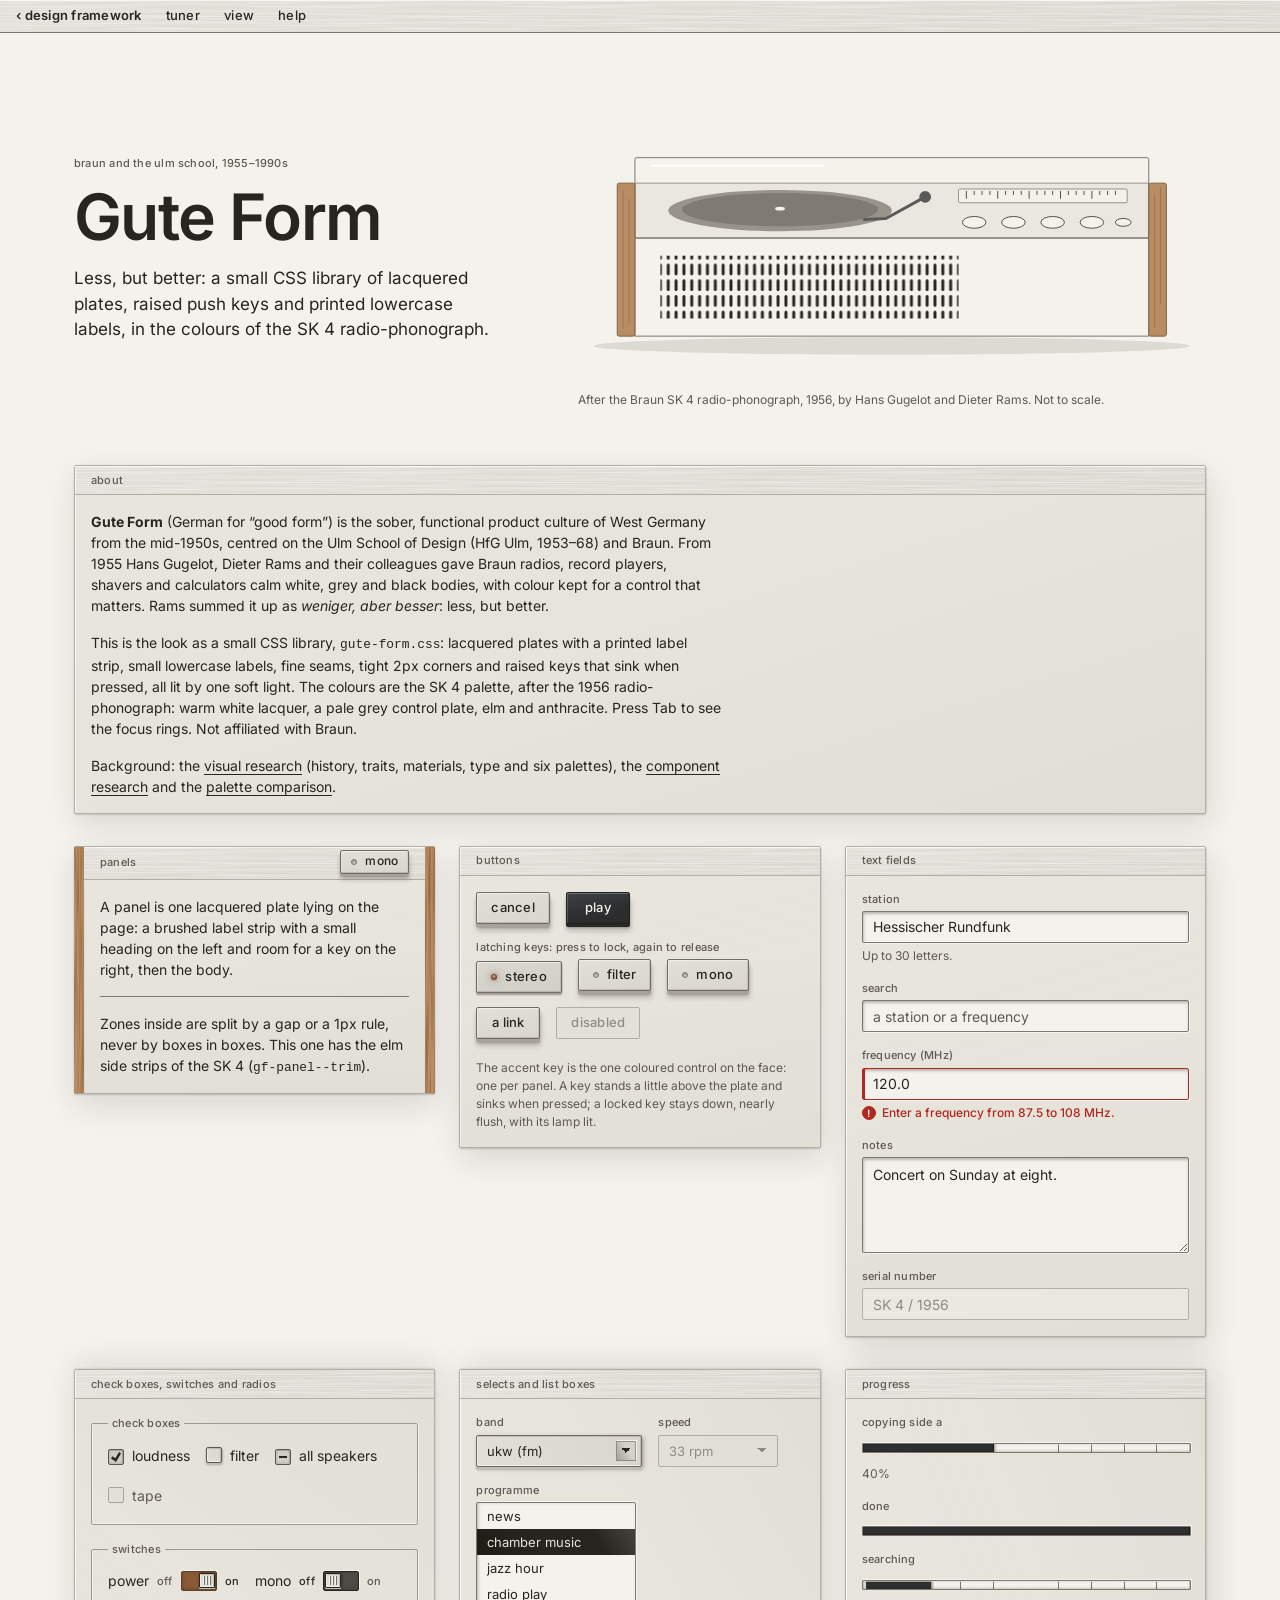
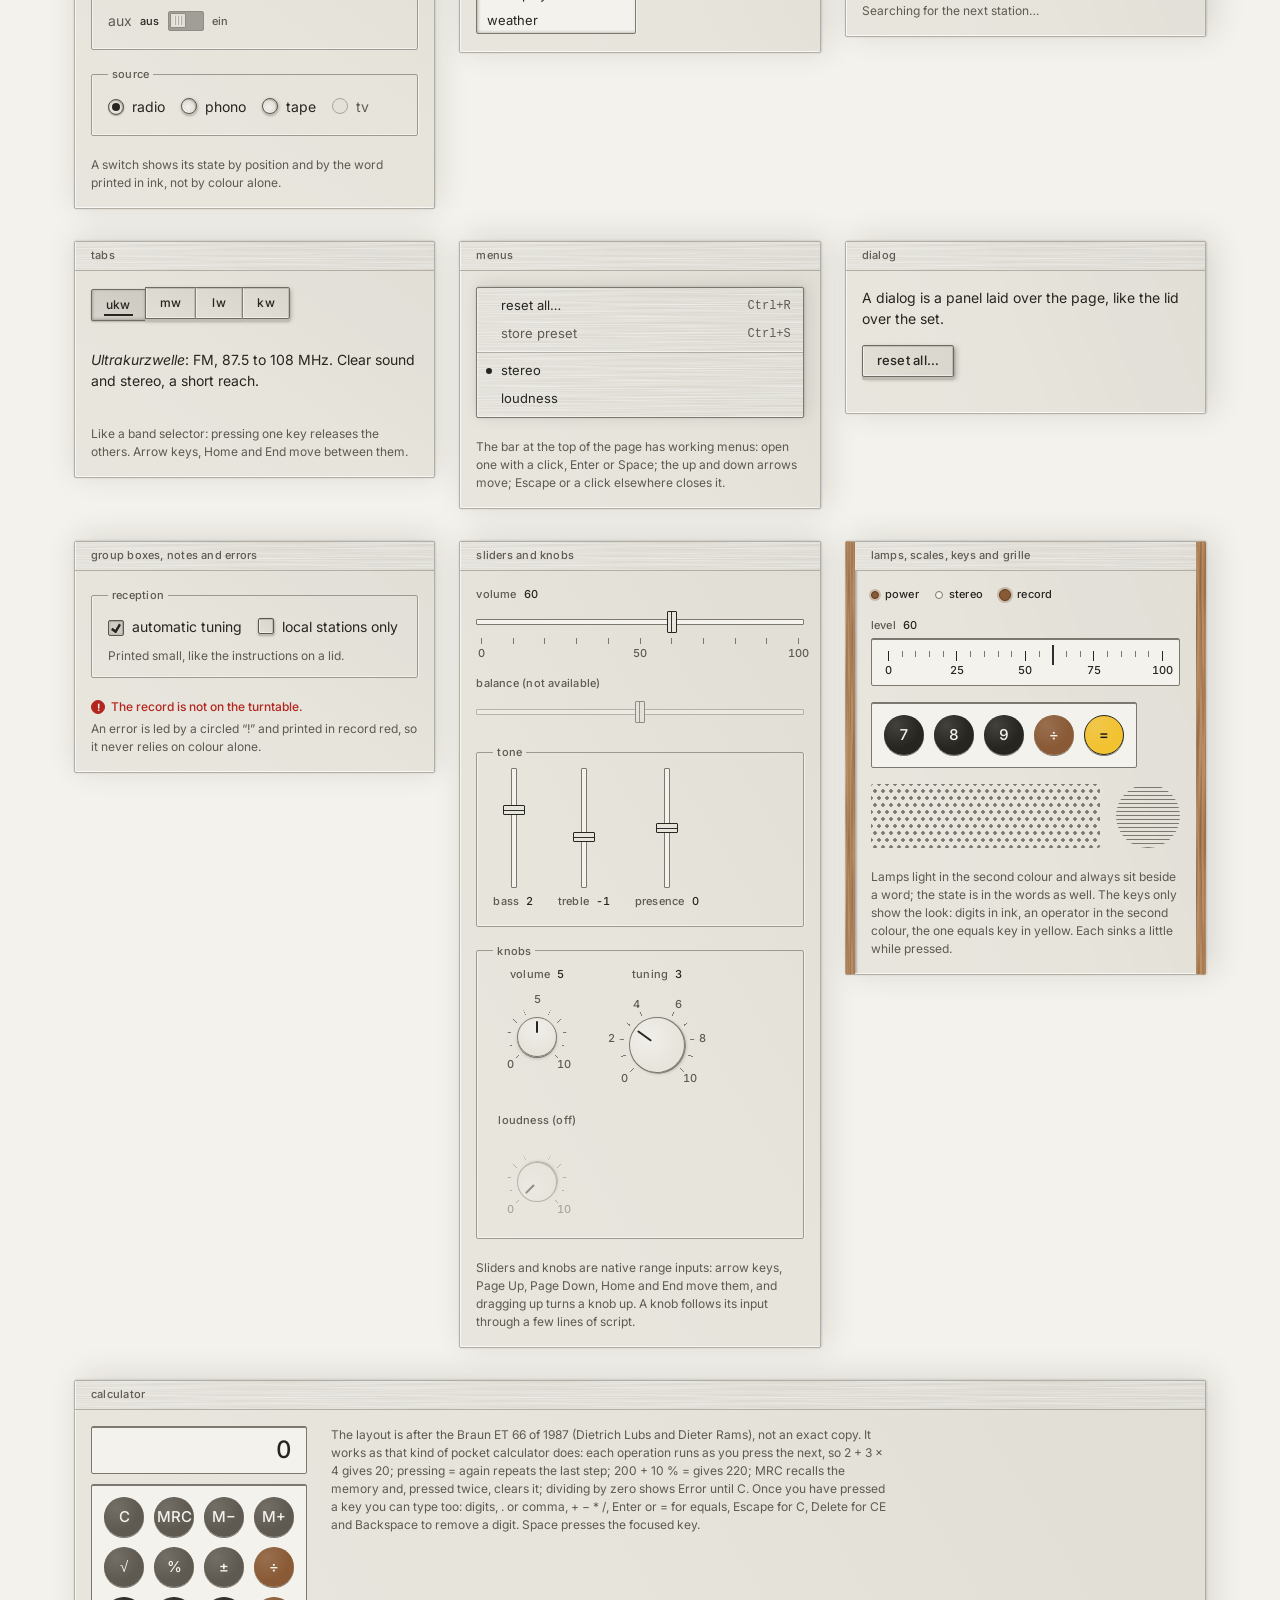
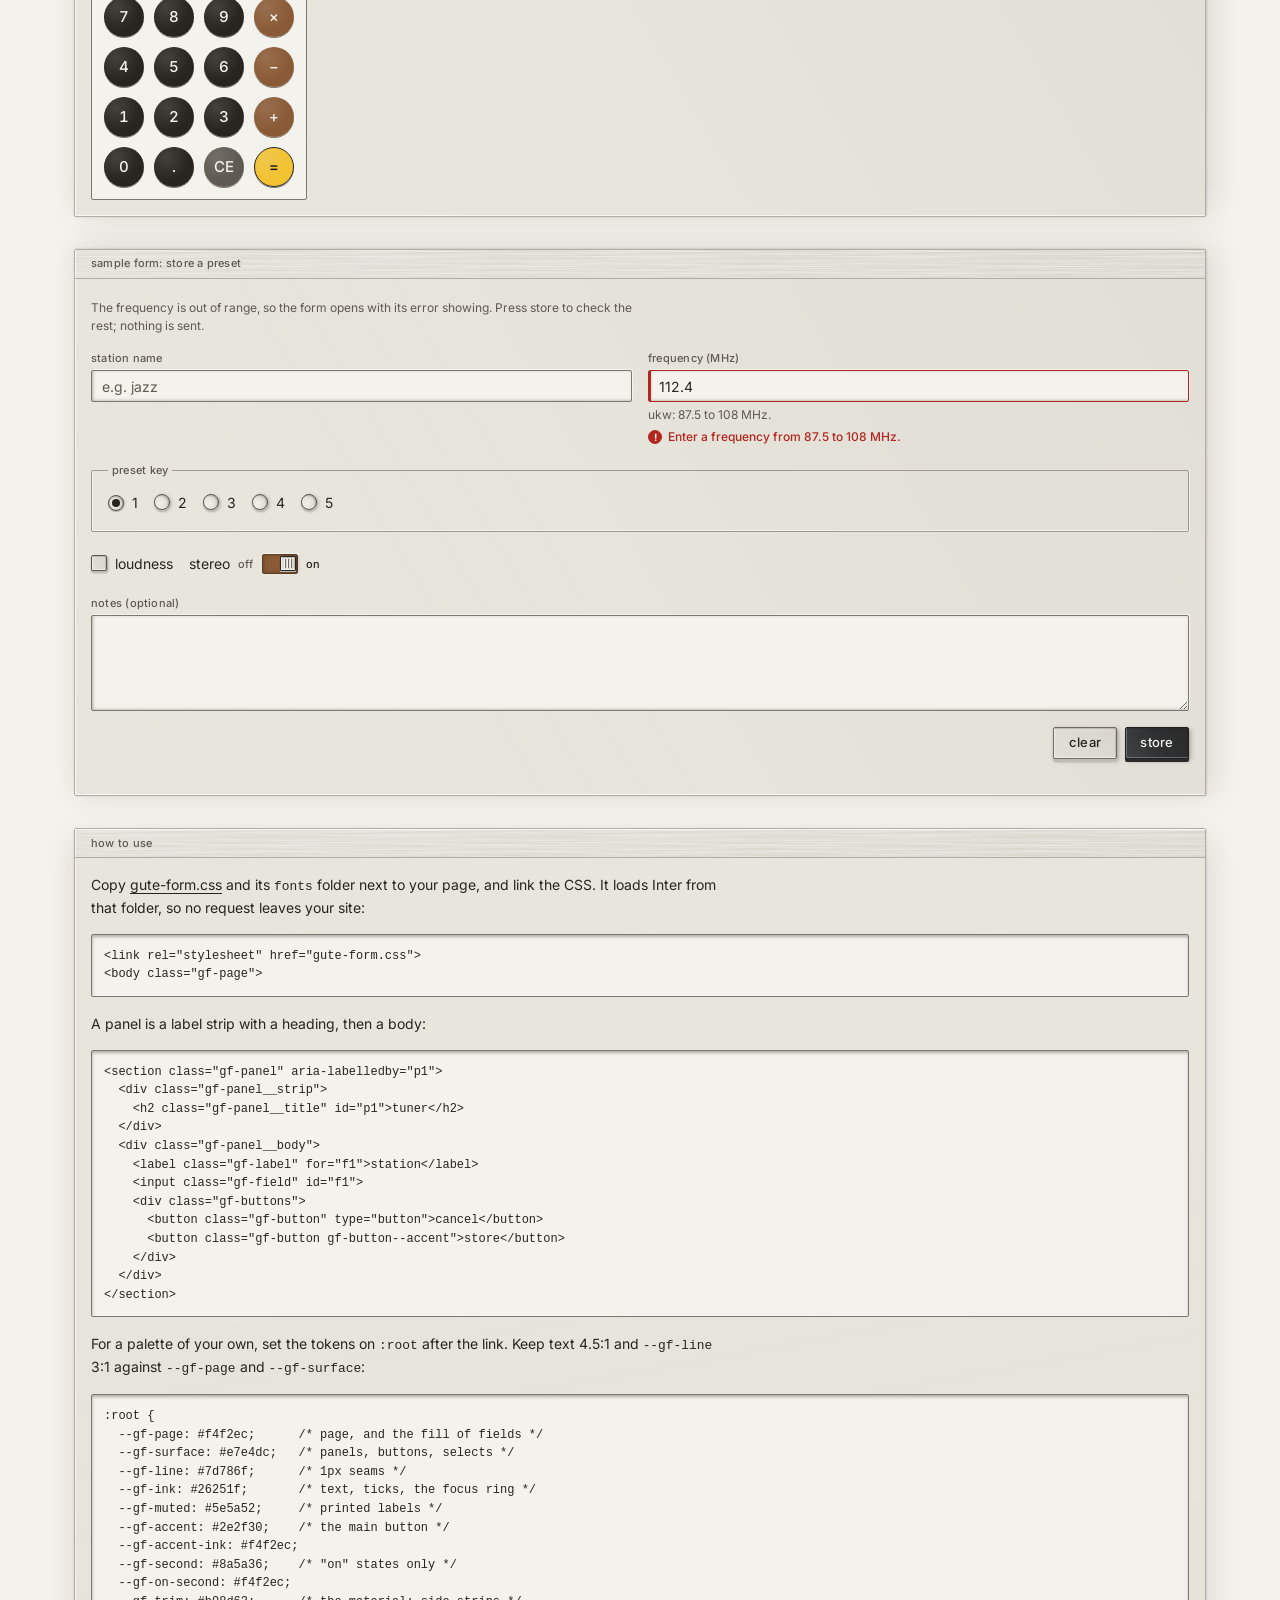
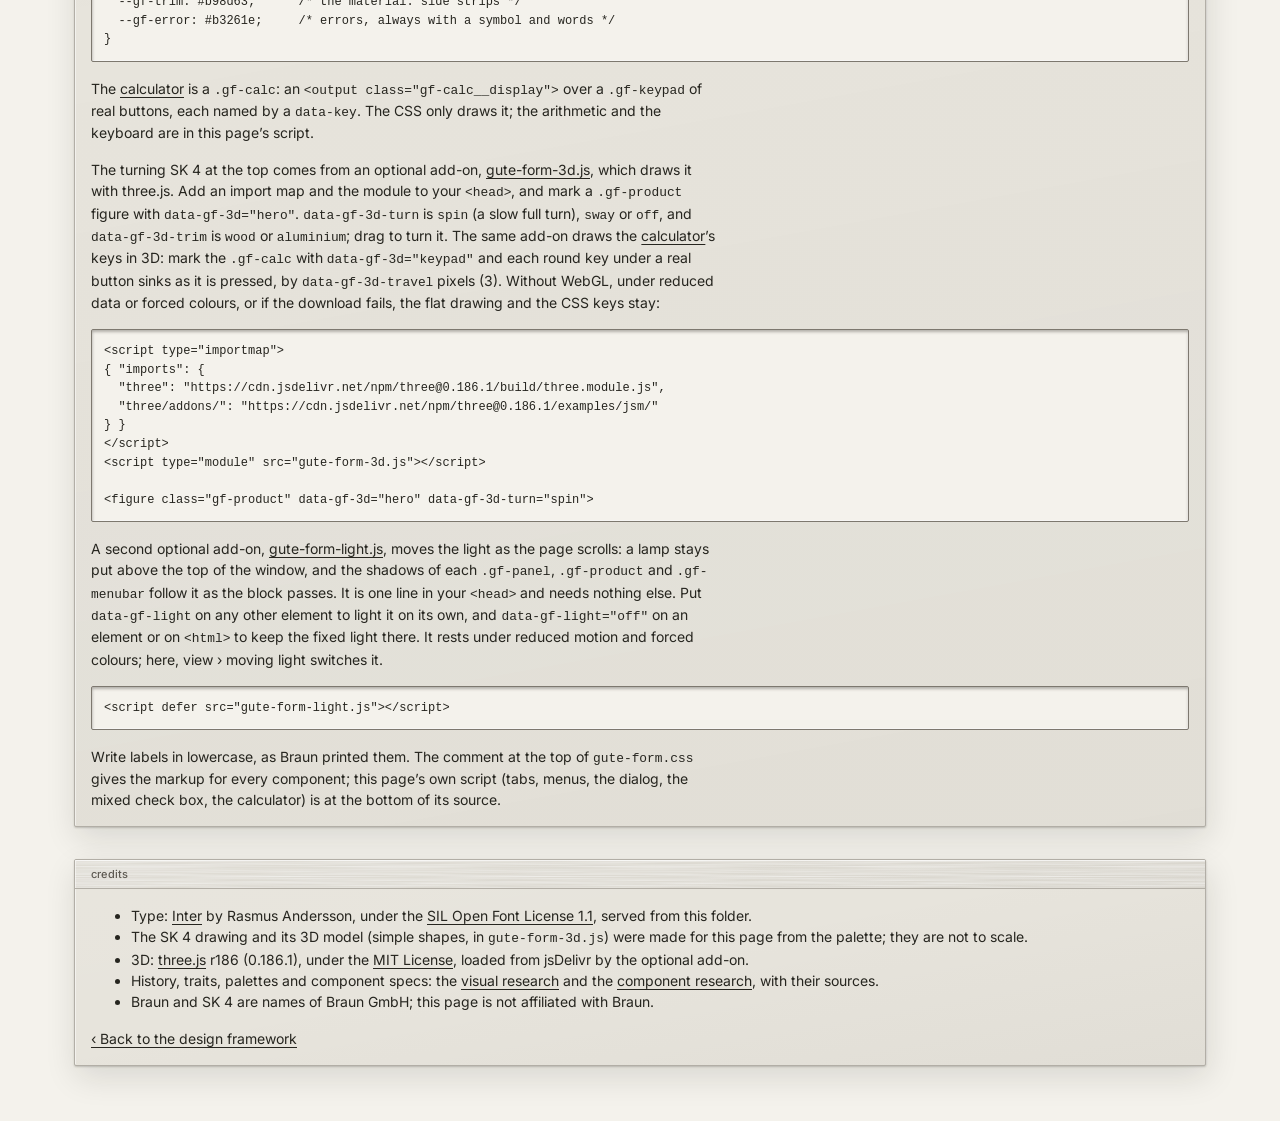
<file: frameworks/gute-form/index.html>
<!doctype html>
<html lang="en">
<head>
<meta charset="utf-8">
<meta name="viewport" content="width=device-width, initial-scale=1">
<meta name="robots" content="noindex">
<title>Gute Form</title>
<meta name="description" content="Gute Form, the calm product design of Braun and the Ulm School (1955-1990s), as a small CSS library: panels, push keys, fields, switches, band-selector tabs, menus and dialogs in the SK 4 palette.">
<link rel="stylesheet" href="gute-form.css">
<script type="importmap">
{
  "imports": {
    "three": "https://cdn.jsdelivr.net/npm/three@0.186.1/build/three.module.js",
    "three/addons/": "https://cdn.jsdelivr.net/npm/three@0.186.1/examples/jsm/"
  }
}
</script>
<script type="module" src="gute-form-3d.js"></script>
<script defer src="gute-form-light.js"></script>
<style>
  html {
    scroll-padding-top: 48px;
  }

  .demo-menubar {
    position: sticky;
    z-index: 10;
    top: 0;
  }

  .demo-hero,
  .demo {
    box-sizing: border-box;
    max-width: 1180px;
    margin: 0 auto;
    padding-inline: 24px;
  }

  .demo-hero {
    display: grid;
    align-items: center;
    gap: 24px 56px;
    padding-top: 56px;
    padding-bottom: 24px;
  }

  @media (min-width: 860px) {
    .demo-hero { grid-template-columns: minmax(0, 5fr) minmax(0, 7fr); }
  }

  .demo-hero__lead {
    max-width: 38ch;
    margin: 16px 0 0;
    font-size: 17px;
    line-height: 1.5;
  }

  .demo-hero .gf-label { margin-bottom: 12px; }

  .demo {
    display: grid;
    grid-template-columns: repeat(auto-fill, minmax(min(100%, 340px), 1fr));
    align-items: start;
    gap: 32px 24px;
    padding-top: 32px;
    padding-bottom: 72px;
  }

  .demo-wide { grid-column: 1 / -1; }

  .demo-stack { display: grid; gap: 8px; }

  .demo-fields { align-items: flex-start; }
  .demo-fields > div { flex: 1 1 220px; }

  .demo-readout { font-variant-numeric: tabular-nums; }

  @media (max-width: 420px) {
    .demo-hero,
    .demo { padding-inline: 16px; }
    .demo-hero { padding-top: 32px; }
  }

  /* The SK 4 drawing: flat planes in the tokens, not to scale. */
  .gf-product__drawing * { vector-effect: non-scaling-stroke; }
  .d-shadow { fill: var(--gf-line); opacity: 0.2; }
  .d-top { fill: var(--gf-surface); stroke: var(--gf-line); }
  .d-front { fill: var(--gf-page); stroke: var(--gf-line); }
  .d-platter { fill: var(--gf-line); }
  .d-mat { fill: var(--gf-muted); }
  .d-spindle { fill: var(--gf-page); }
  .d-arm { fill: none; stroke: var(--gf-accent); stroke-width: 3; stroke-linecap: round; stroke-linejoin: round; }
  .d-pivot { fill: var(--gf-accent); }
  .d-scale { fill: var(--gf-page); stroke: var(--gf-line); }
  .d-ticks { fill: none; stroke: var(--gf-ink); }
  .d-knob { fill: var(--gf-page); stroke: var(--gf-ink); }
  .d-slot { fill: var(--gf-ink); }
  .d-wood { fill: var(--gf-trim); stroke: color-mix(in srgb, var(--gf-trim) 70%, #000); }
  .d-grain { fill: none; stroke: color-mix(in srgb, var(--gf-trim) 72%, #000); opacity: 0.55; }
  .d-lid { fill: var(--gf-page); fill-opacity: 0.22; stroke: var(--gf-line); }
  .d-glint { fill: none; stroke: #fff; stroke-width: 2; opacity: 0.8; }

  /* Braun extras */
  .demo-value { margin-left: 4px; color: var(--gf-ink); font-variant-numeric: tabular-nums; }
  .demo-faders { align-items: flex-start; gap: 16px 24px; }
  .demo-control { display: grid; justify-items: center; gap: 6px; }
  .demo-keys { gap: 16px; }
  .demo-grille { flex: 1 1 80px; min-height: 64px; }
  .demo-calc { align-items: flex-start; gap: 24px; }
  .demo-calc > .gf-note { flex: 1 1 260px; margin: 0; }
</style>
</head>
<body class="gf-page">
<header class="demo-menubar">
  <nav class="gf-menubar" aria-label="Menu bar">
    <a class="gf-menubar__item gf-menubar__item--app" href="../../index.html#products">&lsaquo; design framework</a>
    <details class="gf-menu">
      <summary class="gf-menubar__item">tuner</summary>
      <ul class="gf-menu__list">
        <li><button class="gf-menu__item" type="button" data-open-dialog>reset all&hellip; <kbd class="gf-menu__key">Ctrl+R</kbd></button></li>
        <li><button class="gf-menu__item" type="button" disabled>store preset <kbd class="gf-menu__key">Ctrl+S</kbd></button></li>
        <li class="gf-menu__separator" role="separator"></li>
        <li><button class="gf-menu__item" type="button" aria-pressed="true" data-latch>stereo</button></li>
        <li><button class="gf-menu__item" type="button" aria-pressed="false" data-latch>loudness</button></li>
      </ul>
    </details>
    <details class="gf-menu">
      <summary class="gf-menubar__item">view</summary>
      <ul class="gf-menu__list">
        <li><a class="gf-menu__item" href="#about">about</a></li>
        <li><a class="gf-menu__item" href="#buttons">buttons</a></li>
        <li><a class="gf-menu__item" href="#fields">text fields</a></li>
        <li><a class="gf-menu__item" href="#checks">check boxes and switches</a></li>
        <li><a class="gf-menu__item" href="#controls">sliders and knobs</a></li>
        <li><a class="gf-menu__item" href="#signals">lamps, scales and keys</a></li>
        <li><a class="gf-menu__item" href="#keypad">calculator</a></li>
        <li><a class="gf-menu__item" href="#tabs">tabs</a></li>
        <li><a class="gf-menu__item" href="#form">sample form</a></li>
        <li class="gf-menu__separator" role="separator"></li>
        <li><button class="gf-menu__item" type="button" aria-pressed="false" data-light-toggle>moving light</button></li>
      </ul>
    </details>
    <details class="gf-menu gf-menu--end">
      <summary class="gf-menubar__item">help</summary>
      <ul class="gf-menu__list">
        <li><a class="gf-menu__item" href="#how">how to use</a></li>
        <li><a class="gf-menu__item" href="gute-form.css">gute-form.css</a></li>
        <li><a class="gf-menu__item" href="research/visual.md">visual research</a></li>
        <li><a class="gf-menu__item" href="research/components.md">component research</a></li>
        <li class="gf-menu__separator" role="separator"></li>
        <li><a class="gf-menu__item" href="../../index.html#products">back to the design framework</a></li>
      </ul>
    </details>
  </nav>
</header>

<section class="demo-hero" id="hero" aria-labelledby="hero-title">
  <div>
    <p class="gf-label">braun and the ulm school, 1955&ndash;1990s</p>
    <h1 class="gf-display" id="hero-title">Gute Form</h1>
    <p class="demo-hero__lead">Less, but better: a small CSS library of lacquered plates, raised push keys and printed lowercase labels, in the colours of the SK 4 radio-phonograph.</p>
  </div>
  <figure class="gf-product" data-gf-3d="hero" data-gf-3d-turn="spin" data-gf-3d-trim="wood">
    <div class="gf-product__stage">
      <svg class="gf-product__drawing" viewBox="0 0 640 300" role="img" aria-label="Radio-phonograph: white body, wooden ends, clear lid">
        <defs>
          <pattern id="sk4-slots" width="8" height="16" patternUnits="userSpaceOnUse">
            <rect class="d-slot" x="2.5" y="2" width="3" height="12" rx="1.5"/>
          </pattern>
        </defs>
        <ellipse class="d-shadow" cx="320" cy="262" rx="304" ry="9"/>
        <rect class="d-top" x="58" y="96" width="524" height="56"/>
        <ellipse class="d-platter" cx="206" cy="124" rx="114" ry="21"/>
        <ellipse class="d-mat" cx="206" cy="123" rx="100" ry="17"/>
        <ellipse class="d-spindle" cx="206" cy="122" rx="5" ry="2"/>
        <path class="d-arm" d="M354 110 L314 132 L292 133"/>
        <circle class="d-pivot" cx="354" cy="110" r="6"/>
        <rect class="d-scale" x="388" y="102" width="172" height="14" rx="1"/>
        <path class="d-ticks" d="M396 104v8M404 104v4M412 104v4M420 104v4M428 104v8M436 104v4M444 104v4M452 104v4M460 104v8M468 104v4M476 104v4M484 104v4M492 104v8M500 104v4M508 104v4M516 104v4M524 104v8M532 104v4M540 104v4M548 104v4"/>
        <ellipse class="d-knob" cx="404" cy="136" rx="12" ry="6"/>
        <ellipse class="d-knob" cx="444" cy="136" rx="12" ry="6"/>
        <ellipse class="d-knob" cx="484" cy="136" rx="12" ry="6"/>
        <ellipse class="d-knob" cx="524" cy="136" rx="12" ry="6"/>
        <ellipse class="d-knob" cx="556" cy="136" rx="8" ry="4"/>
        <rect class="d-front" x="58" y="152" width="524" height="100"/>
        <rect x="84" y="170" width="304" height="64" fill="url(#sk4-slots)"/>
        <rect class="d-lid" x="58" y="70" width="524" height="82" rx="2"/>
        <path class="d-glint" d="M74 78 L250 78"/>
        <rect class="d-wood" x="40" y="96" width="18" height="156" rx="2"/>
        <rect class="d-wood" x="582" y="96" width="18" height="156" rx="2"/>
        <path class="d-grain" d="M46 104v140M52 112v128M588 108v136M594 100v120"/>
      </svg>
    </div>
    <figcaption>After the Braun SK 4 radio-phonograph, 1956, by Hans Gugelot and Dieter Rams. Not to scale.</figcaption>
  </figure>
</section>

<main class="demo">
  <section class="gf-panel demo-wide" id="about" aria-labelledby="about-title">
    <div class="gf-panel__strip"><h2 class="gf-panel__title" id="about-title">about</h2></div>
    <div class="gf-panel__body">
      <p><strong>Gute Form</strong> (German for &ldquo;good form&rdquo;) is the sober, functional product culture of West Germany from the mid-1950s, centred on the Ulm School of Design (HfG Ulm, 1953&ndash;68) and Braun. From 1955 Hans Gugelot, Dieter Rams and their colleagues gave Braun radios, record players, shavers and calculators calm white, grey and black bodies, with colour kept for a control that matters. Rams summed it up as <i lang="de">weniger, aber besser</i>: less, but better.</p>
      <p>This is the look as a small CSS library, <code>gute-form.css</code>: lacquered plates with a printed label strip, small lowercase labels, fine seams, tight 2px corners and raised keys that sink when pressed, all lit by one soft light. The colours are the SK 4 palette, after the 1956 radio-phonograph: warm white lacquer, a pale grey control plate, elm and anthracite. Press Tab to see the focus rings. Not affiliated with Braun.</p>
      <p>Background: the <a href="research/visual.md">visual research</a> (history, traits, materials, type and six palettes), the <a href="research/components.md">component research</a> and the <a href="palettes.html">palette comparison</a>.</p>
    </div>
  </section>

  <section class="gf-panel gf-panel--trim" id="panels" aria-labelledby="panels-title">
    <div class="gf-panel__strip">
      <h2 class="gf-panel__title" id="panels-title">panels</h2>
      <button class="gf-button" type="button" aria-pressed="false" data-latch>mono</button>
    </div>
    <div class="gf-panel__body">
      <p>A panel is one lacquered plate lying on the page: a brushed label strip with a small heading on the left and room for a key on the right, then the body.</p>
      <hr>
      <p>Zones inside are split by a gap or a 1px rule, never by boxes in boxes. This one has the elm side strips of the SK 4 (<code>gf-panel--trim</code>).</p>
    </div>
  </section>

  <section class="gf-panel" id="buttons" aria-labelledby="buttons-title">
    <div class="gf-panel__strip"><h2 class="gf-panel__title" id="buttons-title">buttons</h2></div>
    <div class="gf-panel__body">
      <div class="gf-row">
        <button class="gf-button" type="button">cancel</button>
        <button class="gf-button gf-button--accent" type="button">play</button>
      </div>
      <div>
        <p class="gf-label" id="latch-label">latching keys: press to lock, again to release</p>
        <div class="gf-row" role="group" aria-labelledby="latch-label">
          <button class="gf-button" type="button" aria-pressed="true" data-latch>stereo</button>
          <button class="gf-button" type="button" aria-pressed="false" data-latch>filter</button>
          <button class="gf-button" type="button" aria-pressed="false" data-latch>mono</button>
        </div>
      </div>
      <div class="gf-row">
        <a class="gf-button" href="#how">a link</a>
        <button class="gf-button" type="button" disabled>disabled</button>
      </div>
      <p class="gf-note">The accent key is the one coloured control on the face: one per panel. A key stands a little above the plate and sinks when pressed; a locked key stays down, nearly flush, with its lamp lit.</p>
    </div>
  </section>

  <section class="gf-panel" id="fields" aria-labelledby="fields-title">
    <div class="gf-panel__strip"><h2 class="gf-panel__title" id="fields-title">text fields</h2></div>
    <div class="gf-panel__body">
      <div>
        <label class="gf-label" for="tf-station">station</label>
        <input class="gf-field" id="tf-station" value="Hessischer Rundfunk" aria-describedby="tf-station-note">
        <p class="gf-note" id="tf-station-note">Up to 30 letters.</p>
      </div>
      <div>
        <label class="gf-label" for="tf-search">search</label>
        <input class="gf-field" id="tf-search" type="search" placeholder="a station or a frequency">
      </div>
      <div>
        <label class="gf-label" for="tf-freq">frequency (MHz)</label>
        <input class="gf-field" id="tf-freq" inputmode="decimal" value="120.0" aria-invalid="true" aria-describedby="tf-freq-error">
        <p class="gf-error" id="tf-freq-error">Enter a frequency from 87.5 to 108 MHz.</p>
      </div>
      <div>
        <label class="gf-label" for="tf-notes">notes</label>
        <textarea class="gf-field" id="tf-notes" rows="3">Concert on Sunday at eight.</textarea>
      </div>
      <div>
        <label class="gf-label" for="tf-off">serial number</label>
        <input class="gf-field" id="tf-off" value="SK 4 / 1956" disabled>
      </div>
    </div>
  </section>

  <section class="gf-panel" id="checks" aria-labelledby="checks-title">
    <div class="gf-panel__strip"><h2 class="gf-panel__title" id="checks-title">check boxes, switches and radios</h2></div>
    <div class="gf-panel__body">
      <fieldset class="gf-group">
        <legend>check boxes</legend>
        <div class="gf-row">
          <label class="gf-check"><input type="checkbox" checked> loudness</label>
          <label class="gf-check"><input type="checkbox"> filter</label>
          <label class="gf-check"><input type="checkbox" id="cb-mixed"> all speakers</label>
          <label class="gf-check"><input type="checkbox" disabled> tape</label>
        </div>
      </fieldset>
      <fieldset class="gf-group">
        <legend>switches</legend>
        <div class="gf-row">
          <label class="gf-switch">power <input type="checkbox" role="switch" checked><span class="gf-switch__word gf-switch__word--off" aria-hidden="true">off</span><span class="gf-switch__word gf-switch__word--on" aria-hidden="true">on</span></label>
          <label class="gf-switch">mono <input type="checkbox" role="switch"><span class="gf-switch__word gf-switch__word--off" aria-hidden="true">off</span><span class="gf-switch__word gf-switch__word--on" aria-hidden="true">on</span></label>
          <label class="gf-switch">aux <input type="checkbox" role="switch" disabled><span class="gf-switch__word gf-switch__word--off" aria-hidden="true">aus</span><span class="gf-switch__word gf-switch__word--on" aria-hidden="true">ein</span></label>
        </div>
      </fieldset>
      <fieldset class="gf-group">
        <legend>source</legend>
        <div class="gf-row">
          <label class="gf-radio"><input type="radio" name="source" checked> radio</label>
          <label class="gf-radio"><input type="radio" name="source"> phono</label>
          <label class="gf-radio"><input type="radio" name="source"> tape</label>
          <label class="gf-radio"><input type="radio" name="source" disabled> tv</label>
        </div>
      </fieldset>
      <p class="gf-note">A switch shows its state by position and by the word printed in ink, not by colour alone.</p>
    </div>
  </section>

  <section class="gf-panel" id="lists" aria-labelledby="lists-title">
    <div class="gf-panel__strip"><h2 class="gf-panel__title" id="lists-title">selects and list boxes</h2></div>
    <div class="gf-panel__body">
      <div class="gf-row">
        <div>
          <label class="gf-label" for="sel-band">band</label>
          <select class="gf-select" id="sel-band">
            <option>ukw (fm)</option>
            <option>mw (medium wave)</option>
            <option>lw (long wave)</option>
            <option>kw (short wave)</option>
          </select>
        </div>
        <div>
          <label class="gf-label" for="sel-off">speed</label>
          <select class="gf-select" id="sel-off" disabled>
            <option>33 rpm</option>
          </select>
        </div>
      </div>
      <div>
        <label class="gf-label" for="lb-programme">programme</label>
        <select class="gf-listbox" id="lb-programme" size="5">
          <option>news</option>
          <option selected>chamber music</option>
          <option>jazz hour</option>
          <option>radio play</option>
          <option>weather</option>
          <option>late concert</option>
        </select>
      </div>
    </div>
  </section>

  <section class="gf-panel" id="progress" aria-labelledby="progress-title">
    <div class="gf-panel__strip"><h2 class="gf-panel__title" id="progress-title">progress</h2></div>
    <div class="gf-panel__body">
      <div class="demo-stack">
        <label class="gf-label" for="pg-copy">copying side a</label>
        <progress class="gf-progress" id="pg-copy" value="40" max="100">40%</progress>
        <p class="gf-note demo-readout">40%</p>
      </div>
      <div class="demo-stack">
        <label class="gf-label" for="pg-full">done</label>
        <progress class="gf-progress" id="pg-full" value="100" max="100">100%</progress>
      </div>
      <div class="demo-stack">
        <label class="gf-label" for="pg-search">searching</label>
        <progress class="gf-progress" id="pg-search" aria-describedby="pg-search-note"></progress>
        <p class="gf-note" id="pg-search-note">Searching for the next station&hellip;</p>
      </div>
    </div>
  </section>

  <section class="gf-panel" id="tabs" aria-labelledby="tabs-title">
    <div class="gf-panel__strip"><h2 class="gf-panel__title" id="tabs-title">tabs</h2></div>
    <div class="gf-panel__body">
      <div class="gf-tabs">
        <div class="gf-tabs__list" role="tablist" aria-label="Band">
          <button class="gf-tab" type="button" role="tab" id="tab-ukw" aria-selected="true" aria-controls="band-ukw">ukw</button>
          <button class="gf-tab" type="button" role="tab" id="tab-mw" aria-selected="false" aria-controls="band-mw" tabindex="-1">mw</button>
          <button class="gf-tab" type="button" role="tab" id="tab-lw" aria-selected="false" aria-controls="band-lw" tabindex="-1">lw</button>
          <button class="gf-tab" type="button" role="tab" id="tab-kw" aria-selected="false" aria-controls="band-kw" tabindex="-1">kw</button>
        </div>
        <div class="gf-tabs__panel" role="tabpanel" id="band-ukw" aria-labelledby="tab-ukw">
          <p><i lang="de">Ultrakurzwelle</i>: FM, 87.5 to 108 MHz. Clear sound and stereo, a short reach.</p>
        </div>
        <div class="gf-tabs__panel" role="tabpanel" id="band-mw" aria-labelledby="tab-mw" hidden>
          <p><i lang="de">Mittelwelle</i>: medium wave, roughly 0.5 to 1.6 MHz. Further by night.</p>
        </div>
        <div class="gf-tabs__panel" role="tabpanel" id="band-lw" aria-labelledby="tab-lw" hidden>
          <p><i lang="de">Langwelle</i>: long wave, roughly 150 to 280 kHz. A few strong stations.</p>
        </div>
        <div class="gf-tabs__panel" role="tabpanel" id="band-kw" aria-labelledby="tab-kw" hidden>
          <p><i lang="de">Kurzwelle</i>: short wave, roughly 3 to 30 MHz. Stations from far away.</p>
        </div>
      </div>
      <p class="gf-note">Like a band selector: pressing one key releases the others. Arrow keys, Home and End move between them.</p>
    </div>
  </section>

  <section class="gf-panel" id="menus" aria-labelledby="menus-title">
    <div class="gf-panel__strip"><h2 class="gf-panel__title" id="menus-title">menus</h2></div>
    <div class="gf-panel__body">
      <ul class="gf-menu__list" aria-label="A menu, drawn in place">
        <li><button class="gf-menu__item" type="button" data-open-dialog>reset all&hellip; <kbd class="gf-menu__key">Ctrl+R</kbd></button></li>
        <li><button class="gf-menu__item" type="button" disabled>store preset <kbd class="gf-menu__key">Ctrl+S</kbd></button></li>
        <li class="gf-menu__separator" role="separator"></li>
        <li><button class="gf-menu__item" type="button" aria-pressed="true" data-latch>stereo</button></li>
        <li><button class="gf-menu__item" type="button" aria-pressed="false" data-latch>loudness</button></li>
      </ul>
      <p class="gf-note">The bar at the top of the page has working menus: open one with a click, Enter or Space; the up and down arrows move; Escape or a click elsewhere closes it.</p>
    </div>
  </section>

  <section class="gf-panel" id="dialog" aria-labelledby="dialog-title">
    <div class="gf-panel__strip"><h2 class="gf-panel__title" id="dialog-title">dialog</h2></div>
    <div class="gf-panel__body">
      <p>A dialog is a panel laid over the page, like the lid over the set.</p>
      <div class="gf-row">
        <button class="gf-button" type="button" data-open-dialog>reset all&hellip;</button>
      </div>
      <p class="gf-note" id="dialog-result" role="status"></p>
    </div>
  </section>

  <section class="gf-panel" id="groups" aria-labelledby="groups-title">
    <div class="gf-panel__strip"><h2 class="gf-panel__title" id="groups-title">group boxes, notes and errors</h2></div>
    <div class="gf-panel__body">
      <fieldset class="gf-group">
        <legend>reception</legend>
        <div class="gf-row">
          <label class="gf-check"><input type="checkbox" checked> automatic tuning</label>
          <label class="gf-check"><input type="checkbox"> local stations only</label>
        </div>
        <p class="gf-note">Printed small, like the instructions on a lid.</p>
      </fieldset>
      <div>
        <p class="gf-error">The record is not on the turntable.</p>
        <p class="gf-note">An error is led by a circled &ldquo;!&rdquo; and printed in record red, so it never relies on colour alone.</p>
      </div>
    </div>
  </section>

  <section class="gf-panel" id="controls" aria-labelledby="controls-title">
    <div class="gf-panel__strip"><h2 class="gf-panel__title" id="controls-title">sliders and knobs</h2></div>
    <div class="gf-panel__body">
      <div>
        <label class="gf-label" for="sl-vol">volume <span class="demo-value" data-readout="sl-vol" aria-hidden="true">60</span></label>
        <input class="gf-slider" type="range" id="sl-vol" min="0" max="100" step="10" value="60">
        <div class="gf-slider__scale" style="--gf-steps: 10" aria-hidden="true"><span style="--at: 0">0</span><span style="--at: .5">50</span><span style="--at: 1">100</span></div>
      </div>
      <div>
        <label class="gf-label" for="sl-bal">balance (not available)</label>
        <input class="gf-slider" type="range" id="sl-bal" min="-5" max="5" value="0" disabled>
      </div>
      <fieldset class="gf-group">
        <legend>tone</legend>
        <div class="gf-row demo-faders">
          <div class="demo-control"><input class="gf-slider gf-slider--vertical" type="range" id="sl-bass" min="-6" max="6" value="2" style="--gf-slider-length: 120px"><label class="gf-label" for="sl-bass">bass <span class="demo-value" data-readout="sl-bass" aria-hidden="true">2</span></label></div>
          <div class="demo-control"><input class="gf-slider gf-slider--vertical" type="range" id="sl-treble" min="-6" max="6" value="-1" style="--gf-slider-length: 120px"><label class="gf-label" for="sl-treble">treble <span class="demo-value" data-readout="sl-treble" aria-hidden="true">-1</span></label></div>
          <div class="demo-control"><input class="gf-slider gf-slider--vertical" type="range" id="sl-pres" min="-6" max="6" value="0" style="--gf-slider-length: 120px"><label class="gf-label" for="sl-pres">presence <span class="demo-value" data-readout="sl-pres" aria-hidden="true">0</span></label></div>
        </div>
      </fieldset>
      <fieldset class="gf-group">
        <legend>knobs</legend>
        <div class="gf-row demo-faders">
          <div class="demo-control">
            <label class="gf-label" for="kn-vol">volume <span class="demo-value" data-readout="kn-vol" aria-hidden="true">5</span></label>
            <div class="gf-knob" style="--gf-value: 0.5">
              <div class="gf-knob__scale" aria-hidden="true"><span style="--at: 0">0</span><span style="--at: .5">5</span><span style="--at: 1">10</span></div>
              <span class="gf-knob__cap" aria-hidden="true"></span>
              <input class="gf-knob__input" type="range" id="kn-vol" min="0" max="10" value="5">
            </div>
          </div>
          <div class="demo-control">
            <label class="gf-label" for="kn-tune">tuning <span class="demo-value" data-readout="kn-tune" aria-hidden="true">3</span></label>
            <div class="gf-knob gf-knob--large" style="--gf-value: 0.3">
              <div class="gf-knob__scale" aria-hidden="true"><span style="--at: 0">0</span><span style="--at: .2">2</span><span style="--at: .4">4</span><span style="--at: .6">6</span><span style="--at: .8">8</span><span style="--at: 1">10</span></div>
              <span class="gf-knob__cap" aria-hidden="true"></span>
              <input class="gf-knob__input" type="range" id="kn-tune" min="0" max="10" value="3">
            </div>
          </div>
          <div class="demo-control">
            <label class="gf-label" for="kn-off">loudness (off)</label>
            <div class="gf-knob" style="--gf-value: 0">
              <div class="gf-knob__scale" aria-hidden="true"><span style="--at: 0">0</span><span style="--at: 1">10</span></div>
              <span class="gf-knob__cap" aria-hidden="true"></span>
              <input class="gf-knob__input" type="range" id="kn-off" min="0" max="10" value="0" disabled>
            </div>
          </div>
        </div>
      </fieldset>
      <p class="gf-note">Sliders and knobs are native range inputs: arrow keys, Page Up, Page Down, Home and End move them, and dragging up turns a knob up. A knob follows its input through a few lines of script.</p>
    </div>
  </section>

  <section class="gf-panel gf-panel--trim" id="signals" aria-labelledby="signals-title">
    <div class="gf-panel__strip"><h2 class="gf-panel__title" id="signals-title">lamps, scales, keys and grille</h2></div>
    <div class="gf-panel__body">
      <div class="gf-row">
        <span class="gf-lamp gf-lamp--on"><span class="gf-lamp__dot" aria-hidden="true"></span>power <span class="gf-visually-hidden">on</span></span>
        <span class="gf-lamp"><span class="gf-lamp__dot" aria-hidden="true"></span>stereo <span class="gf-visually-hidden">off</span></span>
        <span class="gf-lamp gf-lamp--large gf-lamp--on gf-lamp--blink"><span class="gf-lamp__dot" aria-hidden="true"></span>record <span class="gf-visually-hidden">on</span></span>
      </div>
      <div>
        <span class="gf-label" id="mt-level">level <span class="demo-value" aria-hidden="true">60</span></span>
        <div class="gf-scale" style="--gf-value: 0.6">
          <div class="gf-scale__dial" aria-hidden="true">
            <span style="--at: 0">0</span><span style="--at: .25">25</span><span style="--at: .5">50</span><span style="--at: .75">75</span><span style="--at: 1">100</span>
            <span class="gf-scale__needle"></span>
          </div>
          <meter class="gf-visually-hidden" min="0" max="100" value="60" aria-labelledby="mt-level">60</meter>
        </div>
      </div>
      <div class="gf-row demo-keys">
        <div class="gf-keypad" style="--gf-keypad-columns: 5" role="group" aria-label="sample keys">
          <button class="gf-key" type="button">7</button>
          <button class="gf-key" type="button">8</button>
          <button class="gf-key" type="button">9</button>
          <button class="gf-key gf-key--op" type="button" aria-label="divide">&divide;</button>
          <button class="gf-key gf-key--accent" type="button" aria-label="equals">=</button>
        </div>
        <div class="gf-grille demo-grille" aria-hidden="true"></div>
        <div class="gf-grille gf-grille--lines" style="--gf-grille-size: 64px" aria-hidden="true"></div>
      </div>
      <p class="gf-note">Lamps light in the second colour and always sit beside a word; the state is in the words as well. The keys only show the look: digits in ink, an operator in the second colour, the one equals key in yellow. Each sinks a little while pressed.</p>
    </div>
  </section>

  <section class="gf-panel demo-wide" id="keypad" aria-labelledby="keypad-title">
    <div class="gf-panel__strip"><h2 class="gf-panel__title" id="keypad-title">calculator</h2></div>
    <div class="gf-panel__body">
      <div class="gf-row demo-calc">
        <div class="gf-calc" data-gf-3d="keypad" data-gf-3d-travel="3">
          <output class="gf-calc__display" aria-live="off"><span class="gf-calc__memory" hidden><span aria-hidden="true">M</span><span class="gf-visually-hidden">memory in use,</span></span><span class="gf-calc__value">0</span></output>
          <div class="gf-keypad" role="group" aria-label="calculator keys" style="--gf-keypad-columns: 4">
            <button class="gf-key gf-key--fn" type="button" data-key="C" aria-label="C, clear all">C</button>
            <button class="gf-key gf-key--fn" type="button" data-key="mrc" aria-label="MRC, memory recall; twice clears the memory">MRC</button>
            <button class="gf-key gf-key--fn" type="button" data-key="m-" aria-label="M minus, subtract from memory">M&minus;</button>
            <button class="gf-key gf-key--fn" type="button" data-key="m+" aria-label="M plus, add to memory">M+</button>
            <button class="gf-key gf-key--fn" type="button" data-key="sqrt" aria-label="square root">&radic;</button>
            <button class="gf-key gf-key--fn" type="button" data-key="%" aria-label="percent">%</button>
            <button class="gf-key gf-key--fn" type="button" data-key="neg" aria-label="change sign">&plusmn;</button>
            <button class="gf-key gf-key--op" type="button" data-key="/" aria-label="divide">&divide;</button>
            <button class="gf-key" type="button" data-key="7">7</button>
            <button class="gf-key" type="button" data-key="8">8</button>
            <button class="gf-key" type="button" data-key="9">9</button>
            <button class="gf-key gf-key--op" type="button" data-key="*" aria-label="multiply">&times;</button>
            <button class="gf-key" type="button" data-key="4">4</button>
            <button class="gf-key" type="button" data-key="5">5</button>
            <button class="gf-key" type="button" data-key="6">6</button>
            <button class="gf-key gf-key--op" type="button" data-key="-" aria-label="minus">&minus;</button>
            <button class="gf-key" type="button" data-key="1">1</button>
            <button class="gf-key" type="button" data-key="2">2</button>
            <button class="gf-key" type="button" data-key="3">3</button>
            <button class="gf-key gf-key--op" type="button" data-key="+" aria-label="plus">+</button>
            <button class="gf-key" type="button" data-key="0">0</button>
            <button class="gf-key" type="button" data-key="." aria-label="decimal point">.</button>
            <button class="gf-key gf-key--fn" type="button" data-key="CE" aria-label="CE, clear entry">CE</button>
            <button class="gf-key gf-key--accent" type="button" data-key="=" aria-label="equals">=</button>
          </div>
          <p class="gf-visually-hidden" id="calc-said" aria-live="polite"></p>
        </div>
        <p class="gf-note">The layout is after the Braun ET 66 of 1987 (Dietrich Lubs and Dieter Rams), not an exact copy. It works as that kind of pocket calculator does: each operation runs as you press the next, so 2 + 3 &times; 4 gives 20; pressing = again repeats the last step; 200 + 10 % = gives 220; MRC recalls the memory and, pressed twice, clears it; dividing by zero shows Error until C. Once you have pressed a key you can type too: digits, . or comma, + &minus; * /, Enter or = for equals, Escape for C, Delete for CE and Backspace to remove a digit. Space presses the focused key.</p>
      </div>
    </div>
  </section>

  <section class="gf-panel demo-wide" id="form" aria-labelledby="form-title">
    <div class="gf-panel__strip"><h2 class="gf-panel__title" id="form-title">sample form: store a preset</h2></div>
    <form class="gf-panel__body" id="preset-form" novalidate>
      <p class="gf-note">The frequency is out of range, so the form opens with its error showing. Press store to check the rest; nothing is sent.</p>
      <div class="gf-row demo-fields">
        <div>
          <label class="gf-label" for="pf-name">station name</label>
          <input class="gf-field" id="pf-name" name="name" required maxlength="30" placeholder="e.g. jazz" aria-describedby="pf-name-error">
          <p class="gf-error" id="pf-name-error" hidden>Enter a station name.</p>
        </div>
        <div>
          <label class="gf-label" for="pf-freq">frequency (MHz)</label>
          <input class="gf-field" id="pf-freq" name="freq" type="number" required min="87.5" max="108" step="0.05" value="112.4" aria-invalid="true" aria-describedby="pf-freq-note pf-freq-error">
          <p class="gf-note" id="pf-freq-note">ukw: 87.5 to 108 MHz.</p>
          <p class="gf-error" id="pf-freq-error">Enter a frequency from 87.5 to 108 MHz.</p>
        </div>
      </div>
      <fieldset class="gf-group">
        <legend>preset key</legend>
        <div class="gf-row">
          <label class="gf-radio"><input type="radio" name="key" value="1" checked> 1</label>
          <label class="gf-radio"><input type="radio" name="key" value="2"> 2</label>
          <label class="gf-radio"><input type="radio" name="key" value="3"> 3</label>
          <label class="gf-radio"><input type="radio" name="key" value="4"> 4</label>
          <label class="gf-radio"><input type="radio" name="key" value="5"> 5</label>
        </div>
      </fieldset>
      <div class="gf-row">
        <label class="gf-check"><input type="checkbox" name="loudness"> loudness</label>
        <label class="gf-switch">stereo <input type="checkbox" role="switch" name="stereo" checked><span class="gf-switch__word gf-switch__word--off" aria-hidden="true">off</span><span class="gf-switch__word gf-switch__word--on" aria-hidden="true">on</span></label>
      </div>
      <div>
        <label class="gf-label" for="pf-notes">notes (optional)</label>
        <textarea class="gf-field" id="pf-notes" name="notes" rows="2"></textarea>
      </div>
      <div class="gf-buttons">
        <button class="gf-button" type="reset">clear</button>
        <button class="gf-button gf-button--accent" type="submit">store</button>
      </div>
      <p class="gf-note" id="pf-status" role="status"></p>
    </form>
  </section>

  <section class="gf-panel demo-wide" id="how" aria-labelledby="how-title">
    <div class="gf-panel__strip"><h2 class="gf-panel__title" id="how-title">how to use</h2></div>
    <div class="gf-panel__body">
      <p>Copy <a href="gute-form.css">gute-form.css</a> and its <code>fonts</code> folder next to your page, and link the CSS. It loads Inter from that folder, so no request leaves your site:</p>
      <pre tabindex="0" aria-label="The link line"><code>&lt;link rel="stylesheet" href="gute-form.css"&gt;
&lt;body class="gf-page"&gt;</code></pre>
      <p>A panel is a label strip with a heading, then a body:</p>
      <pre tabindex="0" aria-label="Panel markup"><code>&lt;section class="gf-panel" aria-labelledby="p1"&gt;
  &lt;div class="gf-panel__strip"&gt;
    &lt;h2 class="gf-panel__title" id="p1"&gt;tuner&lt;/h2&gt;
  &lt;/div&gt;
  &lt;div class="gf-panel__body"&gt;
    &lt;label class="gf-label" for="f1"&gt;station&lt;/label&gt;
    &lt;input class="gf-field" id="f1"&gt;
    &lt;div class="gf-buttons"&gt;
      &lt;button class="gf-button" type="button"&gt;cancel&lt;/button&gt;
      &lt;button class="gf-button gf-button--accent"&gt;store&lt;/button&gt;
    &lt;/div&gt;
  &lt;/div&gt;
&lt;/section&gt;</code></pre>
      <p>For a palette of your own, set the tokens on <code>:root</code> after the link. Keep text 4.5:1 and <code>--gf-line</code> 3:1 against <code>--gf-page</code> and <code>--gf-surface</code>:</p>
      <pre tabindex="0" aria-label="Token example"><code>:root {
  --gf-page: #f4f2ec;      /* page, and the fill of fields */
  --gf-surface: #e7e4dc;   /* panels, buttons, selects */
  --gf-line: #7d786f;      /* 1px seams */
  --gf-ink: #26251f;       /* text, ticks, the focus ring */
  --gf-muted: #5e5a52;     /* printed labels */
  --gf-accent: #2e2f30;    /* the main button */
  --gf-accent-ink: #f4f2ec;
  --gf-second: #8a5a36;    /* "on" states only */
  --gf-on-second: #f4f2ec;
  --gf-trim: #b98d63;      /* the material: side strips */
  --gf-error: #b3261e;     /* errors, always with a symbol and words */
}</code></pre>
      <p>The <a href="#keypad">calculator</a> is a <code>.gf-calc</code>: an <code>&lt;output class="gf-calc__display"&gt;</code> over a <code>.gf-keypad</code> of real buttons, each named by a <code>data-key</code>. The CSS only draws it; the arithmetic and the keyboard are in this page&rsquo;s script.</p>
      <p>The turning SK 4 at the top comes from an optional add-on, <a href="gute-form-3d.js">gute-form-3d.js</a>, which draws it with three.js. Add an import map and the module to your <code>&lt;head&gt;</code>, and mark a <code>.gf-product</code> figure with <code>data-gf-3d="hero"</code>. <code>data-gf-3d-turn</code> is <code>spin</code> (a slow full turn), <code>sway</code> or <code>off</code>, and <code>data-gf-3d-trim</code> is <code>wood</code> or <code>aluminium</code>; drag to turn it. The same add-on draws the <a href="#keypad">calculator</a>&rsquo;s keys in 3D: mark the <code>.gf-calc</code> with <code>data-gf-3d="keypad"</code> and each round key under a real button sinks as it is pressed, by <code>data-gf-3d-travel</code> pixels (3). Without WebGL, under reduced data or forced colours, or if the download fails, the flat drawing and the CSS keys stay:</p>
      <pre tabindex="0" aria-label="The 3D add-on"><code>&lt;script type="importmap"&gt;
{ "imports": {
  "three": "https://cdn.jsdelivr.net/npm/three@0.186.1/build/three.module.js",
  "three/addons/": "https://cdn.jsdelivr.net/npm/three@0.186.1/examples/jsm/"
} }
&lt;/script&gt;
&lt;script type="module" src="gute-form-3d.js"&gt;&lt;/script&gt;

&lt;figure class="gf-product" data-gf-3d="hero" data-gf-3d-turn="spin"&gt;</code></pre>
      <p>A second optional add-on, <a href="gute-form-light.js">gute-form-light.js</a>, moves the light as the page scrolls: a lamp stays put above the top of the window, and the shadows of each <code>.gf-panel</code>, <code>.gf-product</code> and <code>.gf-menubar</code> follow it as the block passes. It is one line in your <code>&lt;head&gt;</code> and needs nothing else. Put <code>data-gf-light</code> on any other element to light it on its own, and <code>data-gf-light="off"</code> on an element or on <code>&lt;html&gt;</code> to keep the fixed light there. It rests under reduced motion and forced colours; here, view &rsaquo; moving light switches it.</p>
      <pre tabindex="0" aria-label="The light add-on"><code>&lt;script defer src="gute-form-light.js"&gt;&lt;/script&gt;</code></pre>
      <p>Write labels in lowercase, as Braun printed them. The comment at the top of <code>gute-form.css</code> gives the markup for every component; this page&rsquo;s own script (tabs, menus, the dialog, the mixed check box, the calculator) is at the bottom of its source.</p>
    </div>
  </section>

  <section class="gf-panel demo-wide" id="credits" aria-labelledby="credits-title">
    <div class="gf-panel__strip"><h2 class="gf-panel__title" id="credits-title">credits</h2></div>
    <div class="gf-panel__body">
      <ul>
        <li>Type: <a href="https://rsms.me/inter/">Inter</a> by Rasmus Andersson, under the <a href="fonts/OFL.txt">SIL Open Font License 1.1</a>, served from this folder.</li>
        <li>The SK 4 drawing and its 3D model (simple shapes, in <code>gute-form-3d.js</code>) were made for this page from the palette; they are not to scale.</li>
        <li>3D: <a href="https://threejs.org">three.js</a> r186 (0.186.1), under the <a href="https://cdn.jsdelivr.net/npm/three@0.186.1/LICENSE">MIT License</a>, loaded from jsDelivr by the optional add-on.</li>
        <li>History, traits, palettes and component specs: the <a href="research/visual.md">visual research</a> and the <a href="research/components.md">component research</a>, with their sources.</li>
        <li>Braun and SK 4 are names of Braun GmbH; this page is not affiliated with Braun.</li>
      </ul>
      <p><a href="../../index.html#products">&lsaquo; Back to the design framework</a></p>
    </div>
  </section>
</main>

<dialog class="gf-panel gf-dialog" id="reset-dialog" aria-labelledby="reset-title">
  <div class="gf-panel__strip"><h2 class="gf-panel__title" id="reset-title">reset the tuner</h2></div>
  <form class="gf-panel__body" method="dialog">
    <p><strong>Clear every preset and go back to ukw?</strong></p>
    <p class="gf-note">The five preset keys will be empty.</p>
    <div class="gf-buttons">
      <button class="gf-button" value="cancel">cancel</button>
      <button class="gf-button gf-button--accent" value="reset">reset</button>
    </div>
  </form>
</dialog>

<script>
  (function () {
    var menus = Array.prototype.slice.call(document.querySelectorAll(".gf-menu"));

    // Menus: one open at a time; closed by choosing an item, Escape or a click elsewhere;
    // up and down arrows move through the items.
    menus.forEach(function (d) {
      d.addEventListener("toggle", function () {
        if (d.open) menus.forEach(function (o) { if (o !== d) o.open = false; });
      });
      d.addEventListener("click", function (e) {
        if (!e.target.closest(".gf-menu__item")) return;
        d.open = false;
        // Focus would be left on a hidden item; hand it back to the menu's title.
        if (d.contains(document.activeElement)) d.querySelector("summary").focus();
      });
      d.addEventListener("keydown", function (e) {
        if (e.key !== "ArrowDown" && e.key !== "ArrowUp") return;
        var items = Array.prototype.slice.call(d.querySelectorAll(".gf-menu__item:not(:disabled)"));
        if (!items.length) return;
        e.preventDefault();
        d.open = true;
        var i = items.indexOf(document.activeElement);
        var next = e.key === "ArrowDown" ? (i + 1) % items.length : (i <= 0 ? items.length - 1 : i - 1);
        items[next].focus();
      });
    });
    document.addEventListener("click", function (e) {
      menus.forEach(function (d) { if (d.open && !d.contains(e.target)) d.open = false; });
    });
    document.addEventListener("keydown", function (e) {
      if (e.key !== "Escape") return;
      menus.forEach(function (d) {
        if (d.open) { d.open = false; d.querySelector("summary").focus(); }
      });
    });

    // Latching keys and ticked menu items: aria-pressed flips on each press.
    document.querySelectorAll("[data-latch]").forEach(function (b) {
      b.addEventListener("click", function () {
        b.setAttribute("aria-pressed", String(b.getAttribute("aria-pressed") !== "true"));
      });
    });

    // The moving light (gute-form-light.js): view > moving light switches it with
    // data-gf-light="off" on <html>; the choice is kept in localStorage. The item shows
    // the add-on's real state, from its gf-light event.
    var lightItem = document.querySelector("[data-light-toggle]");
    try {
      if (localStorage.getItem("gf-light") === "off") document.documentElement.setAttribute("data-gf-light", "off");
    } catch (e) {}
    document.addEventListener("gf-light", function (e) {
      lightItem.setAttribute("aria-pressed", String(e.detail.on));
    });
    lightItem.addEventListener("click", function () {
      var off = document.documentElement.getAttribute("data-gf-light") !== "off";
      if (off) document.documentElement.setAttribute("data-gf-light", "off");
      else document.documentElement.removeAttribute("data-gf-light");
      try { localStorage.setItem("gf-light", off ? "off" : "on"); } catch (e) {}
      if (window.GuteFormLight) window.GuteFormLight.refresh();
    });

    // The mixed check box.
    document.getElementById("cb-mixed").indeterminate = true;

    // Tabs: click or arrow keys, Home and End.
    document.querySelectorAll('[role="tablist"]').forEach(function (list) {
      var tabs = Array.prototype.slice.call(list.querySelectorAll('[role="tab"]'));
      function choose(tab) {
        tabs.forEach(function (t) {
          var on = t === tab;
          t.setAttribute("aria-selected", String(on));
          t.tabIndex = on ? 0 : -1;
          document.getElementById(t.getAttribute("aria-controls")).hidden = !on;
        });
      }
      list.addEventListener("click", function (e) {
        var t = e.target.closest('[role="tab"]');
        if (t) choose(t);
      });
      list.addEventListener("keydown", function (e) {
        var i = tabs.indexOf(document.activeElement);
        var j = { ArrowRight: i + 1, ArrowLeft: i - 1, Home: 0, End: tabs.length - 1 }[e.key];
        if (j === undefined) return;
        e.preventDefault();
        var t = tabs[(j + tabs.length) % tabs.length];
        choose(t);
        t.focus();
      });
    });

    // The dialog: opened from the button or the tuner menu; Escape or a button closes it.
    var dialog = document.getElementById("reset-dialog");
    var result = document.getElementById("dialog-result");
    document.querySelectorAll("[data-open-dialog]").forEach(function (b) {
      b.addEventListener("click", function () {
        dialog.returnValue = "";
        dialog.showModal();
        dialog.querySelector(".gf-button--accent").focus();
      });
    });
    dialog.addEventListener("close", function () {
      result.textContent = "Closed with: " + (dialog.returnValue || "Escape") + ".";
    });

    // Sliders and knobs: a knob turns with its input (--gf-value, 0 to 1); readouts print the value.
    document.querySelectorAll(".gf-slider, .gf-knob__input").forEach(function (input) {
      var out = document.querySelector('[data-readout="' + input.id + '"]');
      input.addEventListener("input", function () {
        if (input.classList.contains("gf-knob__input")) {
          input.parentNode.style.setProperty("--gf-value", (input.value - input.min) / (input.max - input.min));
        }
        if (out) out.textContent = input.value;
      });
    });

    // The sample form: checks the name and the frequency, sends nothing.
    var form = document.getElementById("preset-form");
    var status = document.getElementById("pf-status");
    form.addEventListener("submit", function (e) {
      e.preventDefault();
      var first = null;
      ["pf-name", "pf-freq"].forEach(function (id) {
        var field = document.getElementById(id);
        var bad = !field.checkValidity();
        field.setAttribute("aria-invalid", String(bad));
        document.getElementById(id + "-error").hidden = !bad;
        if (bad && !first) first = field;
      });
      if (first) {
        status.textContent = "";
        first.focus();
      } else {
        var key = form.querySelector('input[name="key"]:checked').value;
        status.textContent = "Stored " + document.getElementById("pf-name").value + " at " +
          document.getElementById("pf-freq").value + " MHz on key " + key + ". (Nothing was sent: this is a demo.)";
      }
    });
    form.addEventListener("reset", function () {
      form.querySelectorAll("[aria-invalid]").forEach(function (f) { f.removeAttribute("aria-invalid"); });
      form.querySelectorAll(".gf-error").forEach(function (p) { p.hidden = true; });
      status.textContent = "";
    });
  })();

  // Calculator (#keypad), ET 66 style: immediate execution, so operations chain left to
  // right (2 + 3 × 4 = 20); = again repeats the last operation; ten digits are shown and
  // longer results are rounded to fit. Results go to a polite live region, digits do not.
  (function () {
    var calc = document.querySelector(".gf-calc");
    if (!calc) return;
    var display = calc.querySelector(".gf-calc__display");
    var value = calc.querySelector(".gf-calc__value");
    var memSign = calc.querySelector(".gf-calc__memory");
    var said = document.getElementById("calc-said");
    var MAX = 10;
    var cur = "0", typing = false, entered = false, acc = 0, op = null;
    var lastOp = null, lastArg = 0, mem = 0, err = false, lastKey = "", armed = false, sayTimer;

    function digits(s) { return s.replace(/[^0-9]/g, "").length; }

    // The shortest string of at most MAX digits for n, or null when it does not fit.
    function fit(n) {
      if (!isFinite(n)) return null;
      var a = Math.abs(n), whole = a < 1 ? 1 : Math.floor(Math.log10(a)) + 1, d, s;
      if (whole > MAX) return null;
      for (d = MAX - whole; d >= 0; d--) {
        s = n.toFixed(d);
        if (s.indexOf(".") > -1) s = s.replace(/\.?0+$/, "");
        if (digits(s) <= MAX) return s === "-0" ? "0" : s;
      }
      return null;
    }

    function say(text) {
      clearTimeout(sayTimer);
      said.textContent = "";
      sayTimer = setTimeout(function () { said.textContent = text; }, 60);
    }

    // Shows a computed value; on overflow or a bad operation, Error until C or CE.
    function show(n) {
      var s = fit(n);
      typing = false;
      if (s === null) { err = true; say("error, press C to clear"); return false; }
      cur = s;
      return true;
    }

    function run(a, o, b) {
      if (o === "+") return a + b;
      if (o === "-") return a - b;
      if (o === "*") return a * b;
      return b === 0 ? NaN : a / b;
    }

    function equals() {
      var a, b, o;
      if (op) { a = acc; o = op; b = entered ? +cur : acc; }   // 5 × = squares, as on the ET 66
      else if (lastOp) { a = +cur; o = lastOp; b = lastArg; }  // = again: repeat the last step
      else { typing = false; return; }
      lastOp = o; lastArg = b; op = null; entered = false;
      if (show(run(a, o, b))) { acc = +cur; say("equals " + cur); }
    }

    function clearAll() {
      cur = "0"; typing = false; entered = false; acc = 0; op = null;
      lastOp = null; lastArg = 0; err = false;
    }

    function press(key) {
      var twice = key === "mrc" && lastKey === "mrc";
      lastKey = key;
      if (err && key !== "C" && key !== "CE") return;
      if (/^[0-9]$/.test(key)) {
        if (!typing) { cur = "0"; typing = true; }
        if (cur === "0") cur = key;
        else if (cur === "-0") cur = "-" + key;
        else if (digits(cur) < MAX) cur += key;
        entered = true;
      } else if (key === ".") {
        if (!typing) { cur = "0"; typing = true; }
        if (cur.indexOf(".") < 0 && digits(cur) < MAX) cur += ".";
        entered = true;
      } else if (key === "Backspace") {
        if (typing) {
          cur = cur.slice(0, -1);
          if (cur === "" || cur === "-") cur = "0";
        }
      } else if (key === "neg") {
        if (cur.charAt(0) === "-") cur = cur.slice(1);
        else if (cur !== "0") cur = "-" + cur;
        entered = true;
      } else if (key === "+" || key === "-" || key === "*" || key === "/") {
        if (op && entered) {
          if (!show(run(acc, op, +cur))) return render();
          acc = +cur;
          say(cur);
        } else if (!op) {
          acc = +cur;
        }
        op = key; typing = false; entered = false;
      } else if (key === "=") {
        equals();
      } else if (key === "%") {
        // a + b % adds b percent of a; a × b % takes b percent of a
        if (show(op === "+" || op === "-" ? acc * +cur / 100 : +cur / 100)) {
          entered = true;
          say("percent " + cur);
        }
      } else if (key === "sqrt") {
        if (show(+cur < 0 ? NaN : Math.sqrt(+cur))) {
          entered = true;
          say("square root " + cur);
        }
      } else if (key === "m+" || key === "m-") {
        if (op && entered) equals();
        if (!err) {
          var m = fit(mem + (key === "m+" ? 1 : -1) * +cur);
          if (m === null) { err = true; say("error, press C to clear"); }
          else { mem = +m; say("memory " + m); }
          typing = false;
        }
      } else if (key === "mrc") {
        if (twice) { mem = 0; say("memory cleared"); }
        else { cur = fit(mem); typing = false; entered = true; say("memory recall " + cur); }
      } else if (key === "CE") {
        if (err) clearAll();
        else { cur = "0"; typing = false; entered = true; }
      } else if (key === "C") {
        clearAll();
      }
      render();
    }

    function render() {
      value.textContent = err ? "Error" : cur;
      if (err) display.setAttribute("data-gf-error", "");
      else display.removeAttribute("data-gf-error");
      memSign.hidden = mem === 0;
    }

    calc.addEventListener("click", function (e) {
      var b = e.target.closest("[data-key]");
      if (b) press(b.getAttribute("data-key"));
    });

    // The keyboard drives the calculator once a key has been pressed or focused, until
    // focus or a click goes elsewhere on the page.
    document.addEventListener("pointerdown", function (e) { armed = calc.contains(e.target); });
    document.addEventListener("focusin", function (e) { armed = calc.contains(e.target); });

    var named = { Enter: "=", "=": "=", ",": ".", x: "*", X: "*", Escape: "C", Delete: "CE", Backspace: "Backspace" };
    document.addEventListener("keydown", function (e) {
      if (!(armed || calc.contains(document.activeElement))) return;
      if (e.ctrlKey || e.metaKey || e.altKey || e.defaultPrevented) return;
      var key = /^[0-9.+\-*\/%]$/.test(e.key) ? e.key
        : Object.prototype.hasOwnProperty.call(named, e.key) ? named[e.key] : null;
      if (!key) return;
      e.preventDefault();   // Enter means =, not "press the focused key"
      press(key);
      var b = calc.querySelector('[data-key="' + key + '"]');
      if (!b) return;
      // Show the typed key pressed (the CSS drops the motion under reduced motion), and
      // tell listeners such as the 3D add-on which button it was.
      b.setAttribute("data-gf-pressed", "");
      clearTimeout(b.gfTimer);
      b.gfTimer = setTimeout(function () { b.removeAttribute("data-gf-pressed"); }, 120);
      b.dispatchEvent(new CustomEvent("gf-key", { bubbles: true, detail: { key: key, button: b } }));
    });
  })();
</script>
</body>
</html>
</file>
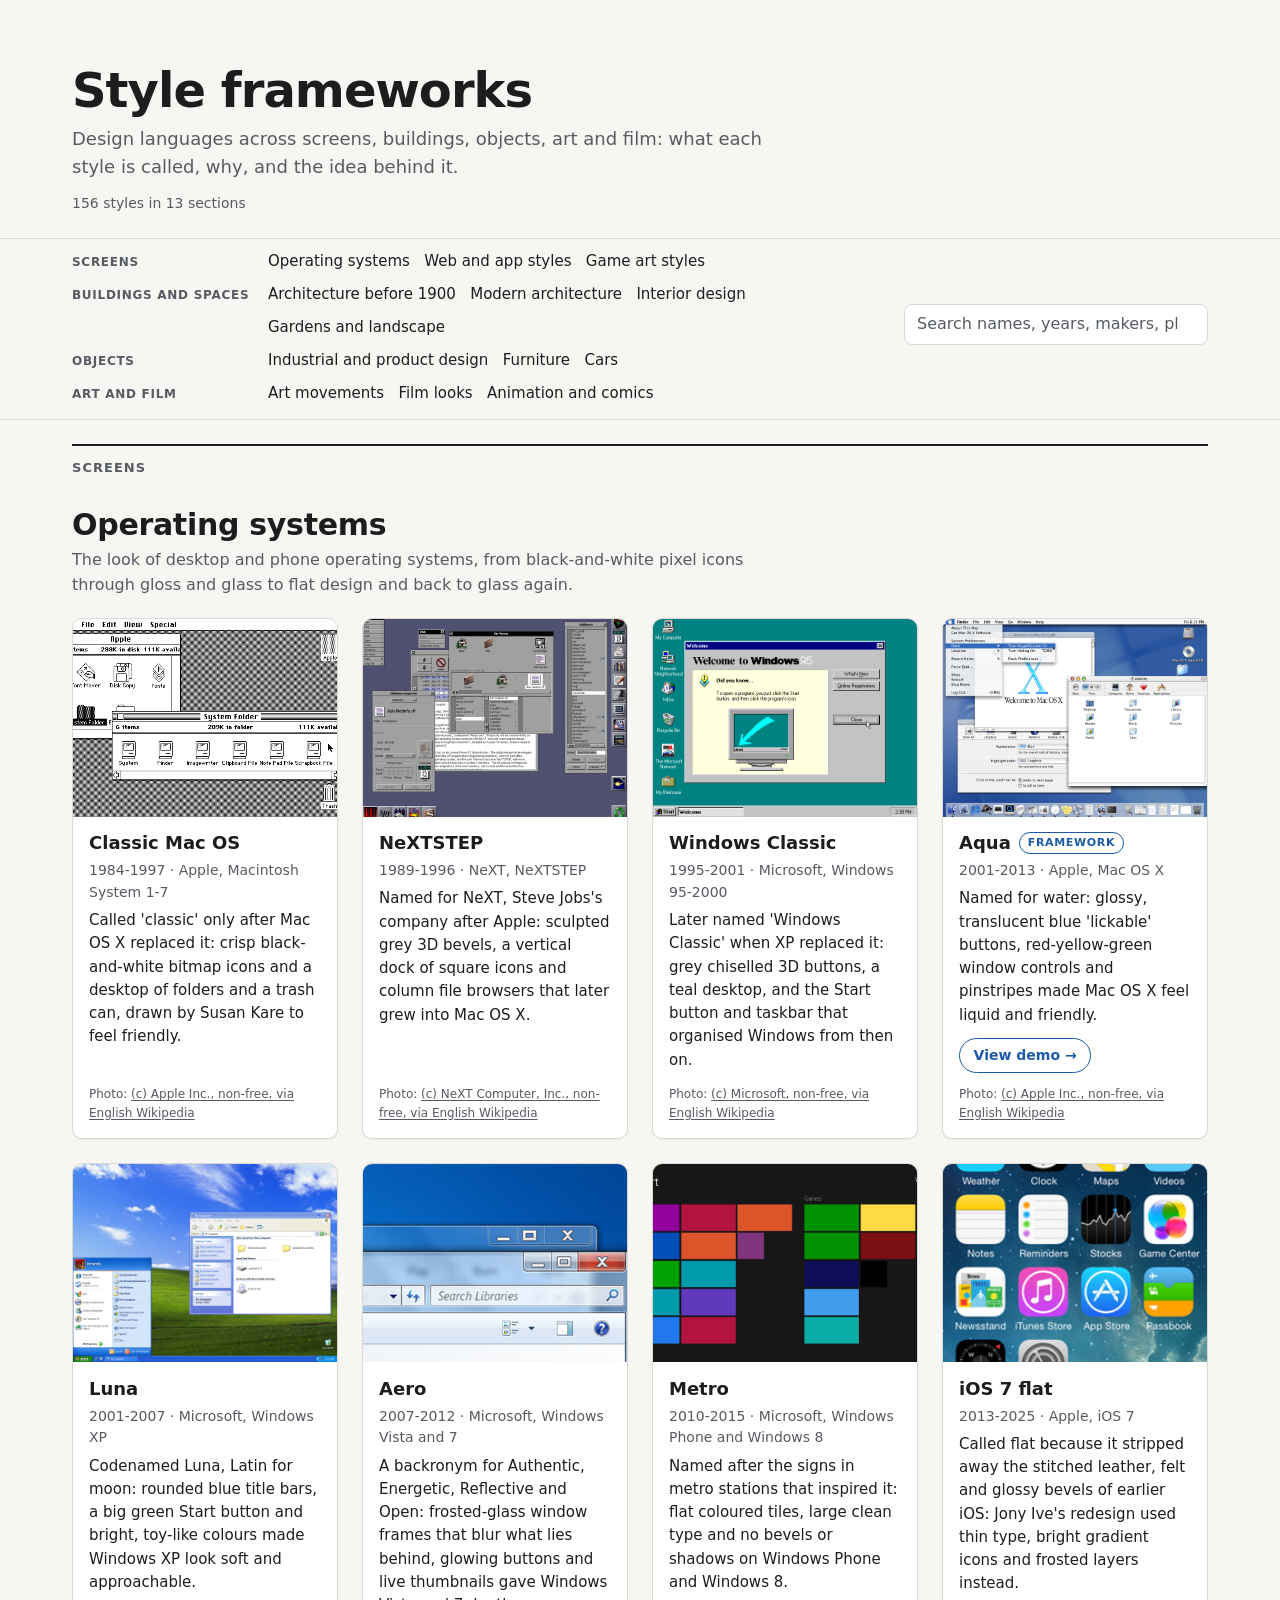
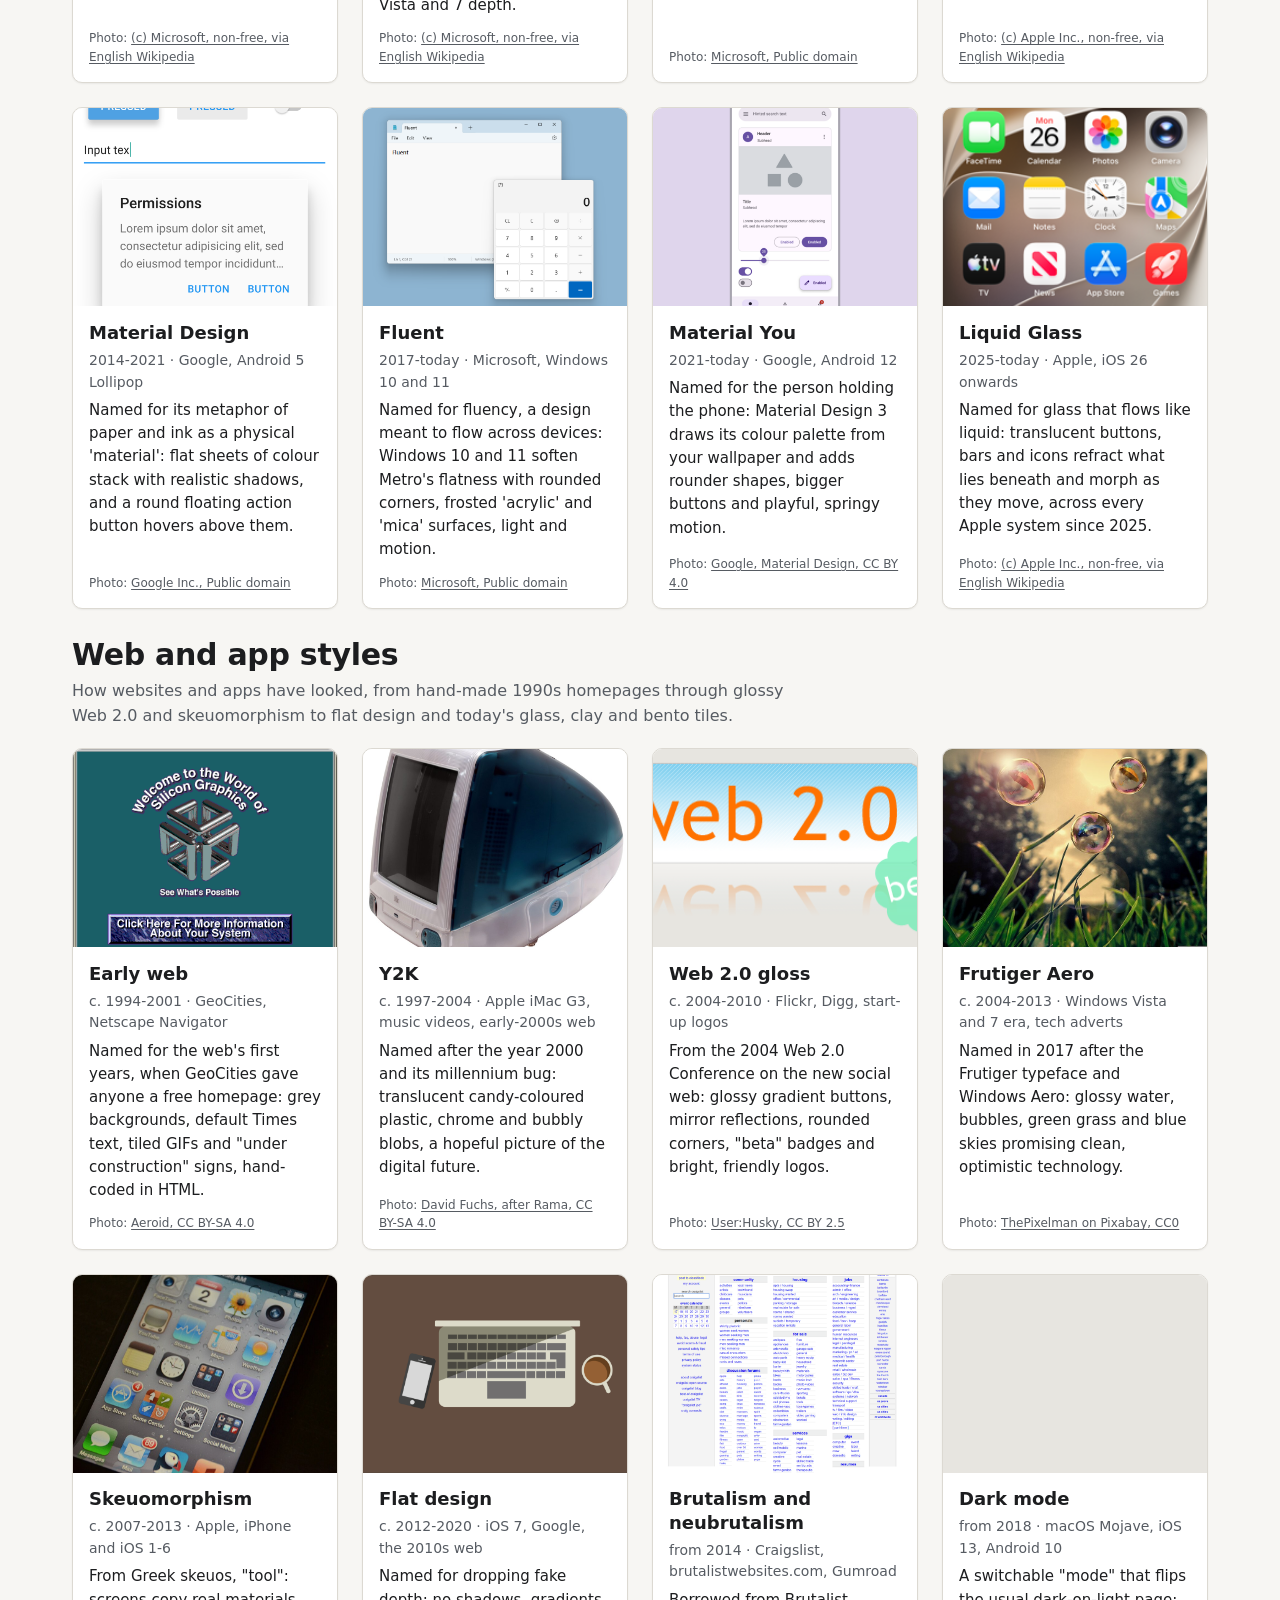
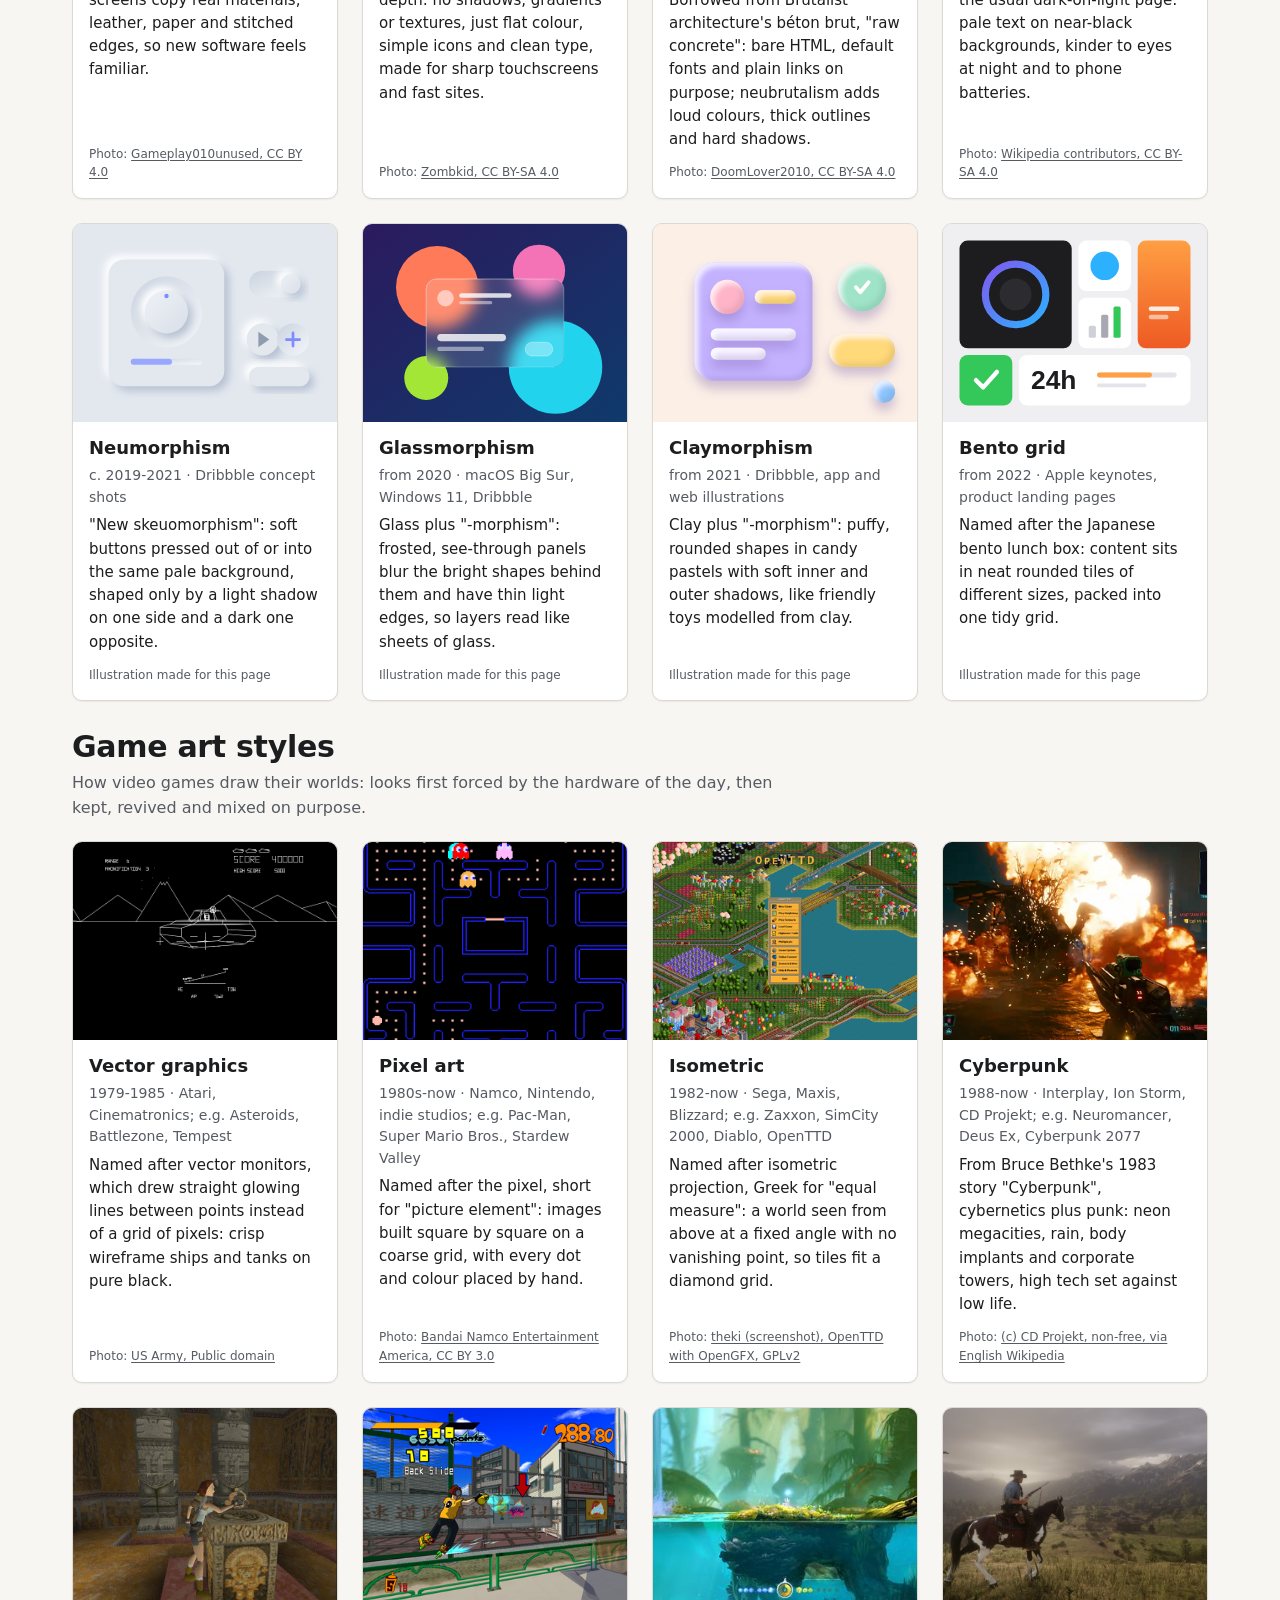
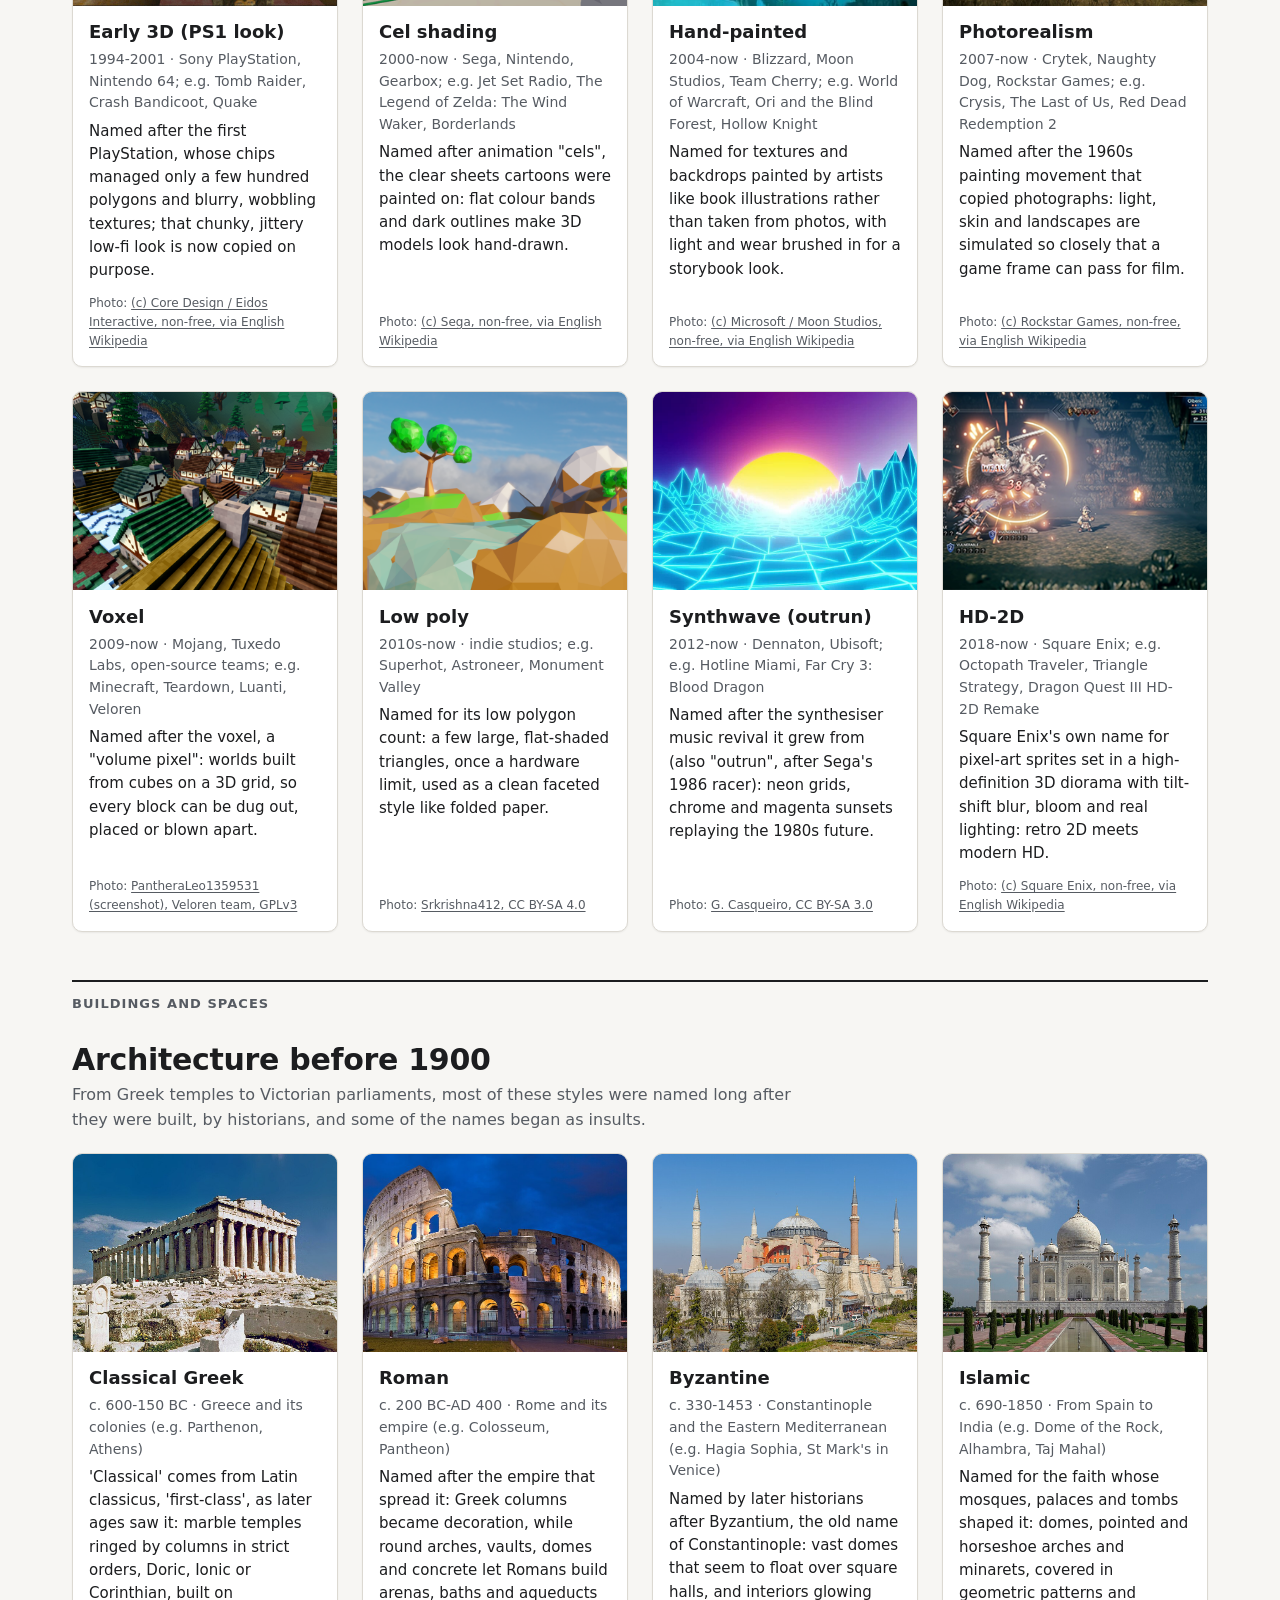
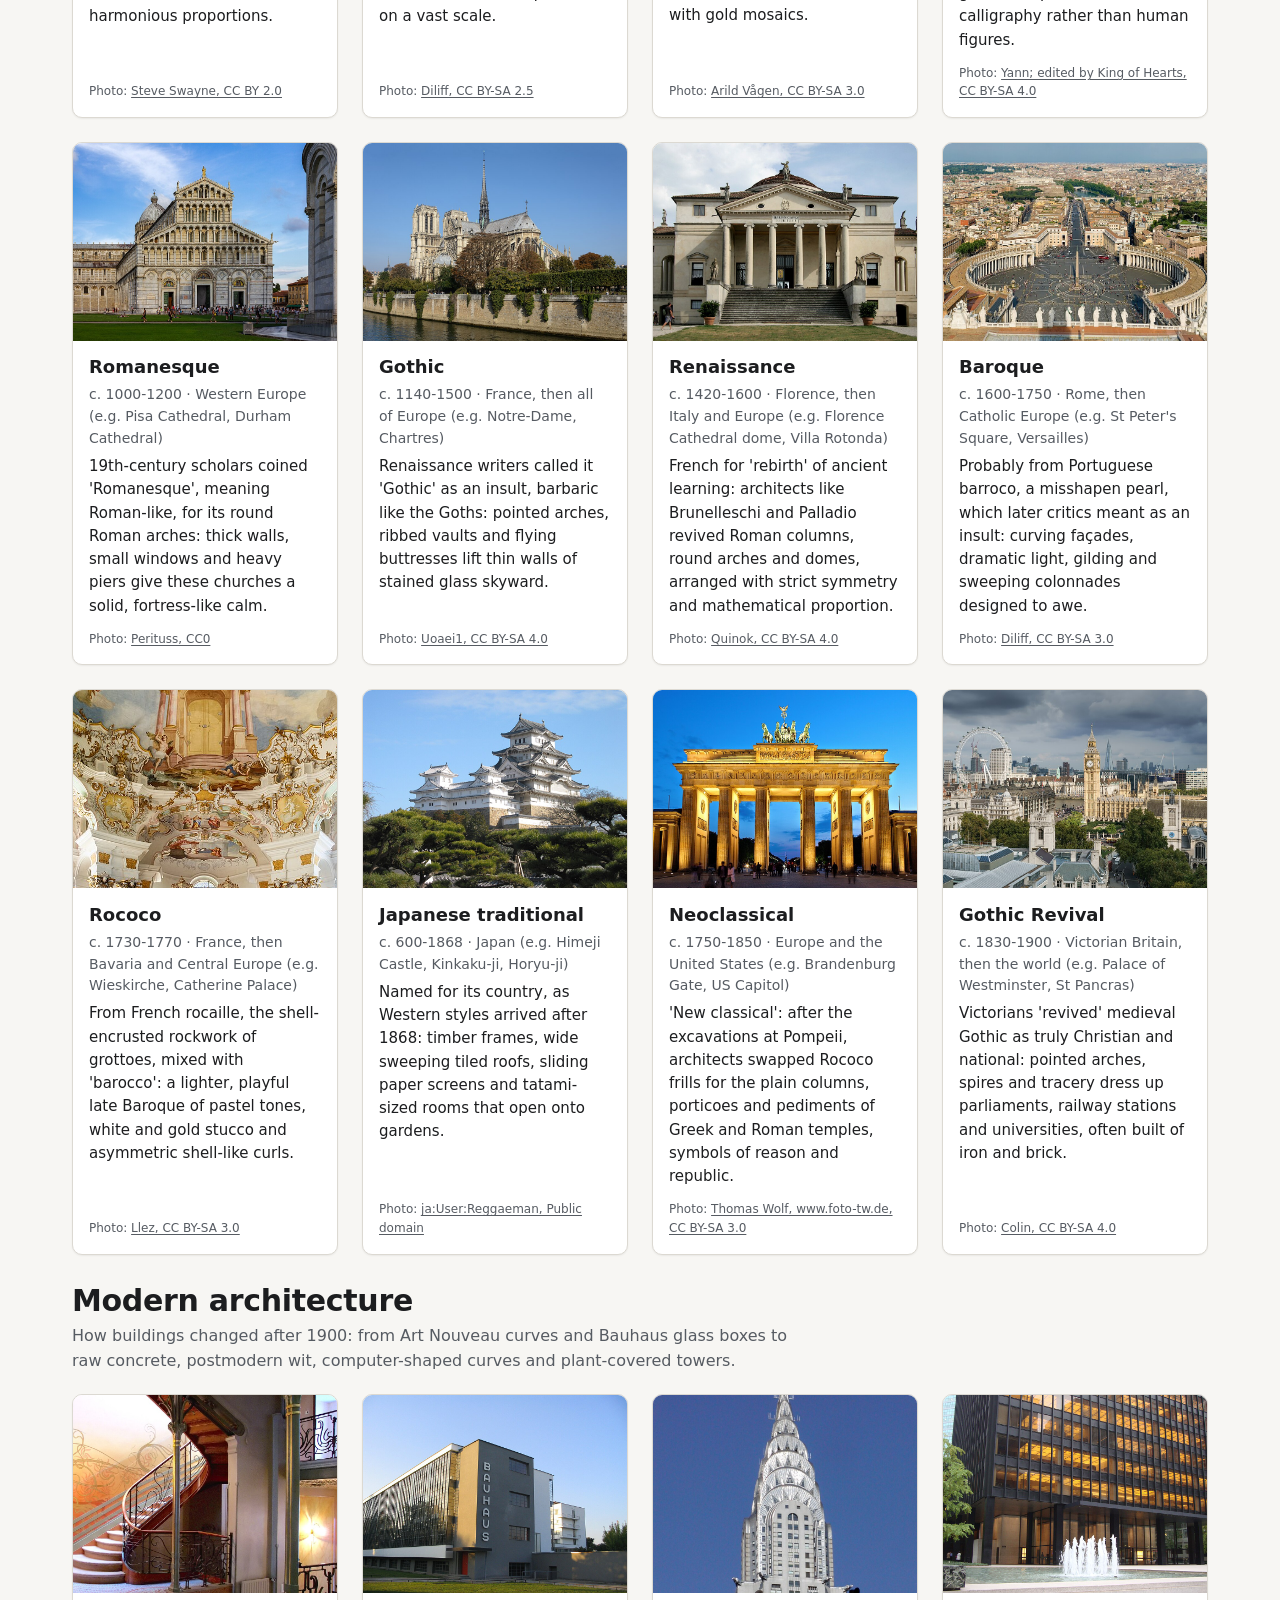
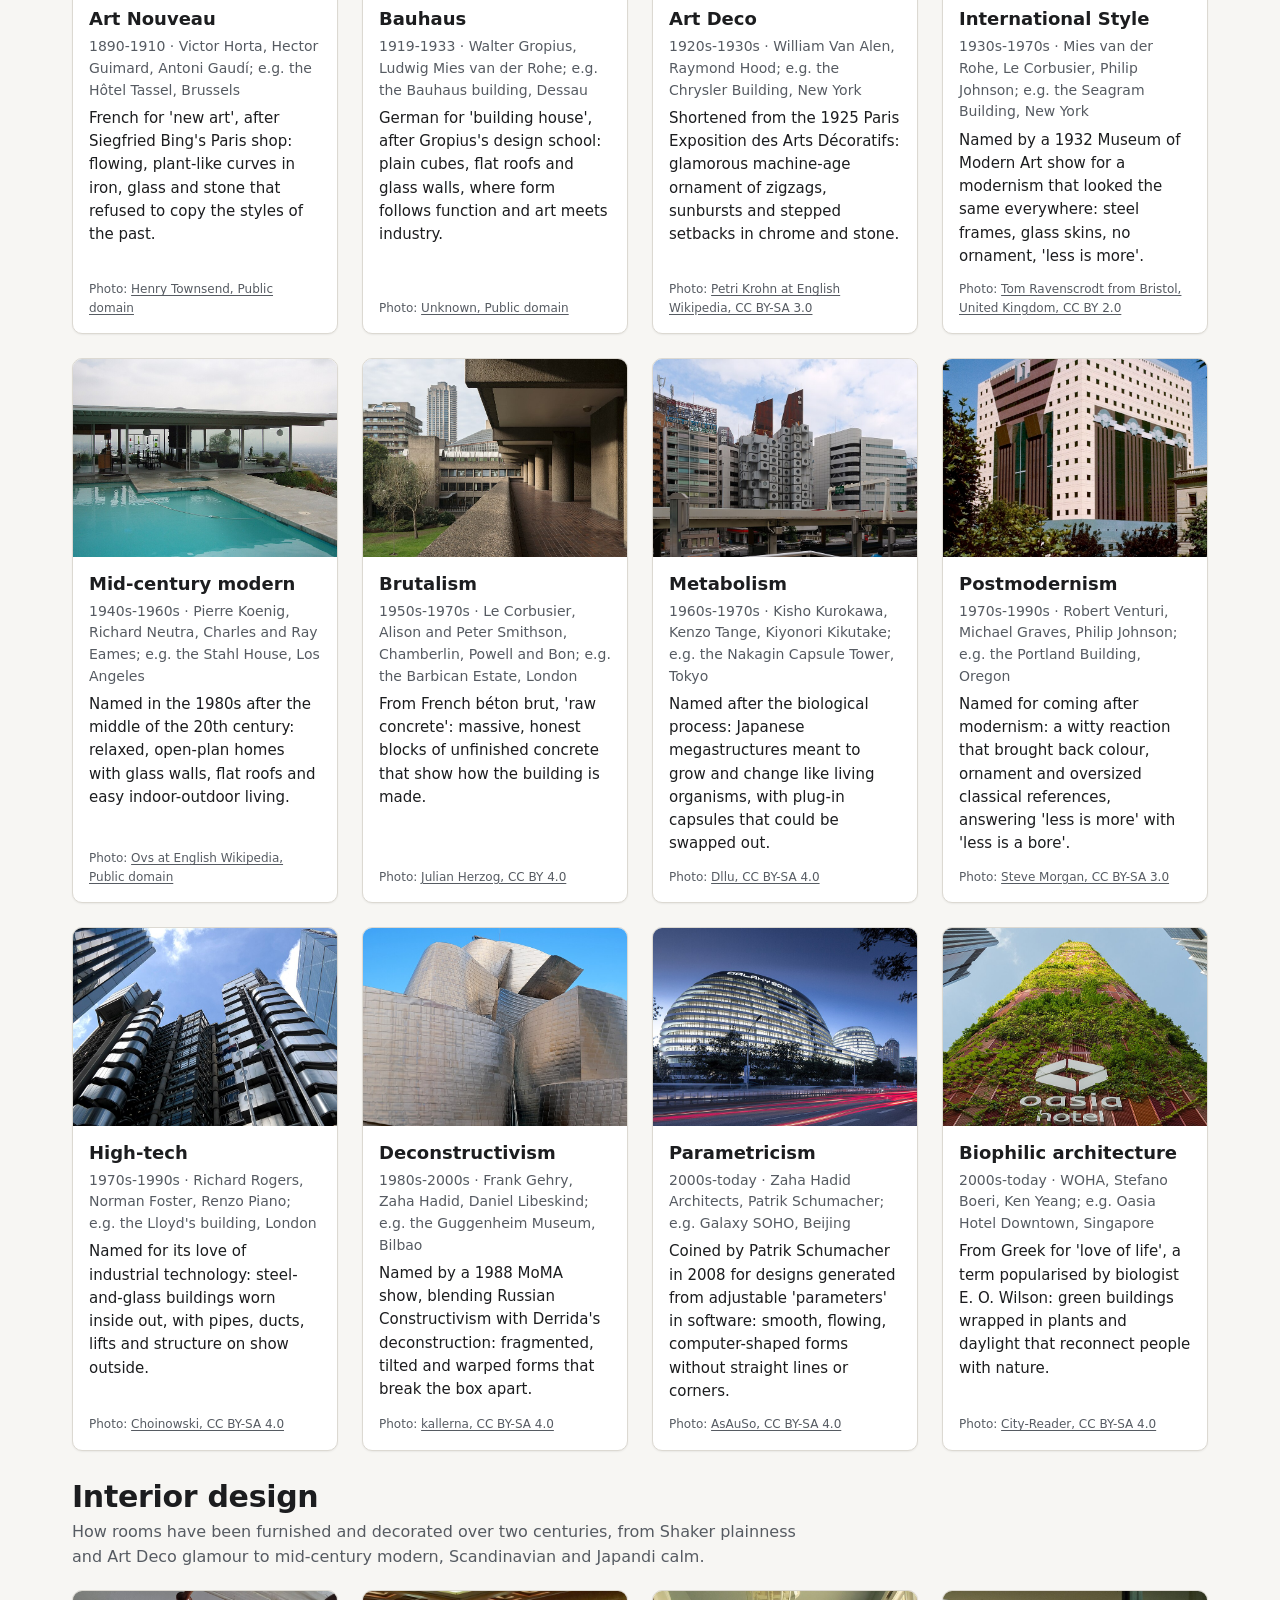
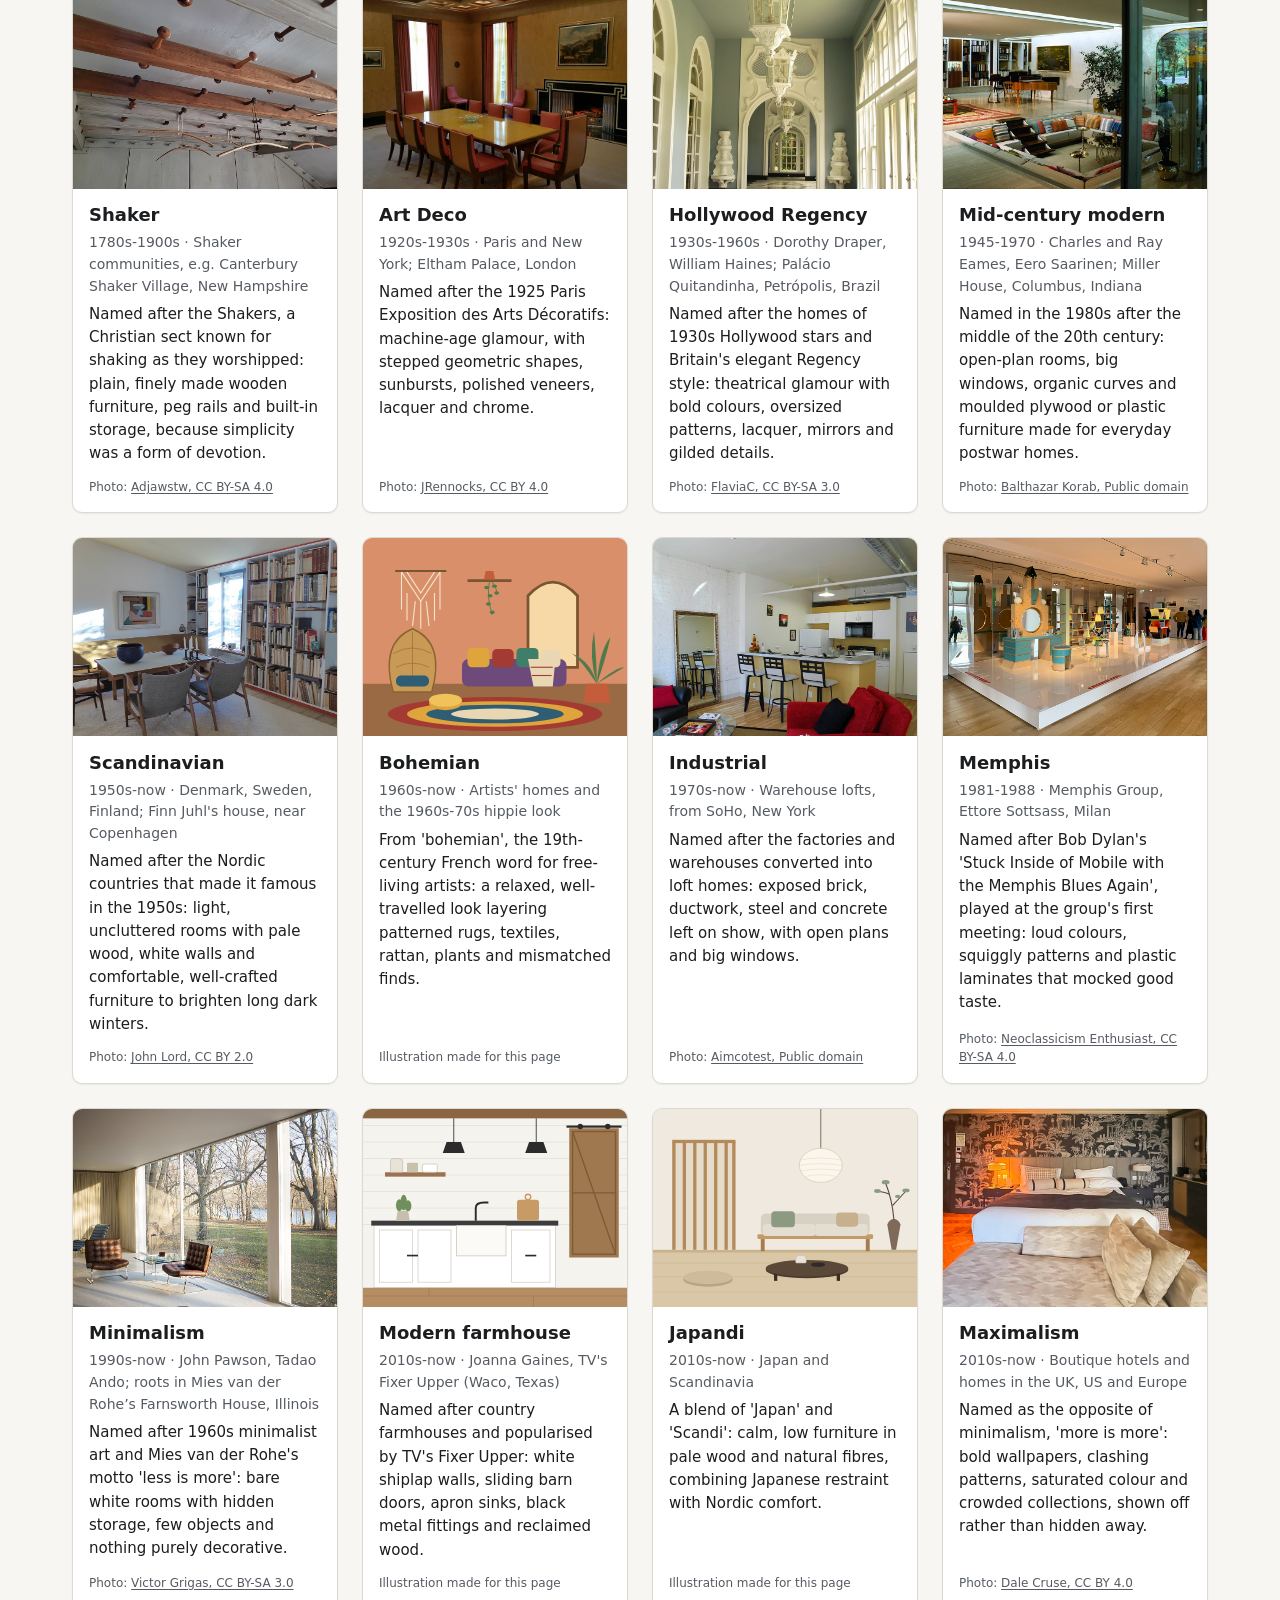
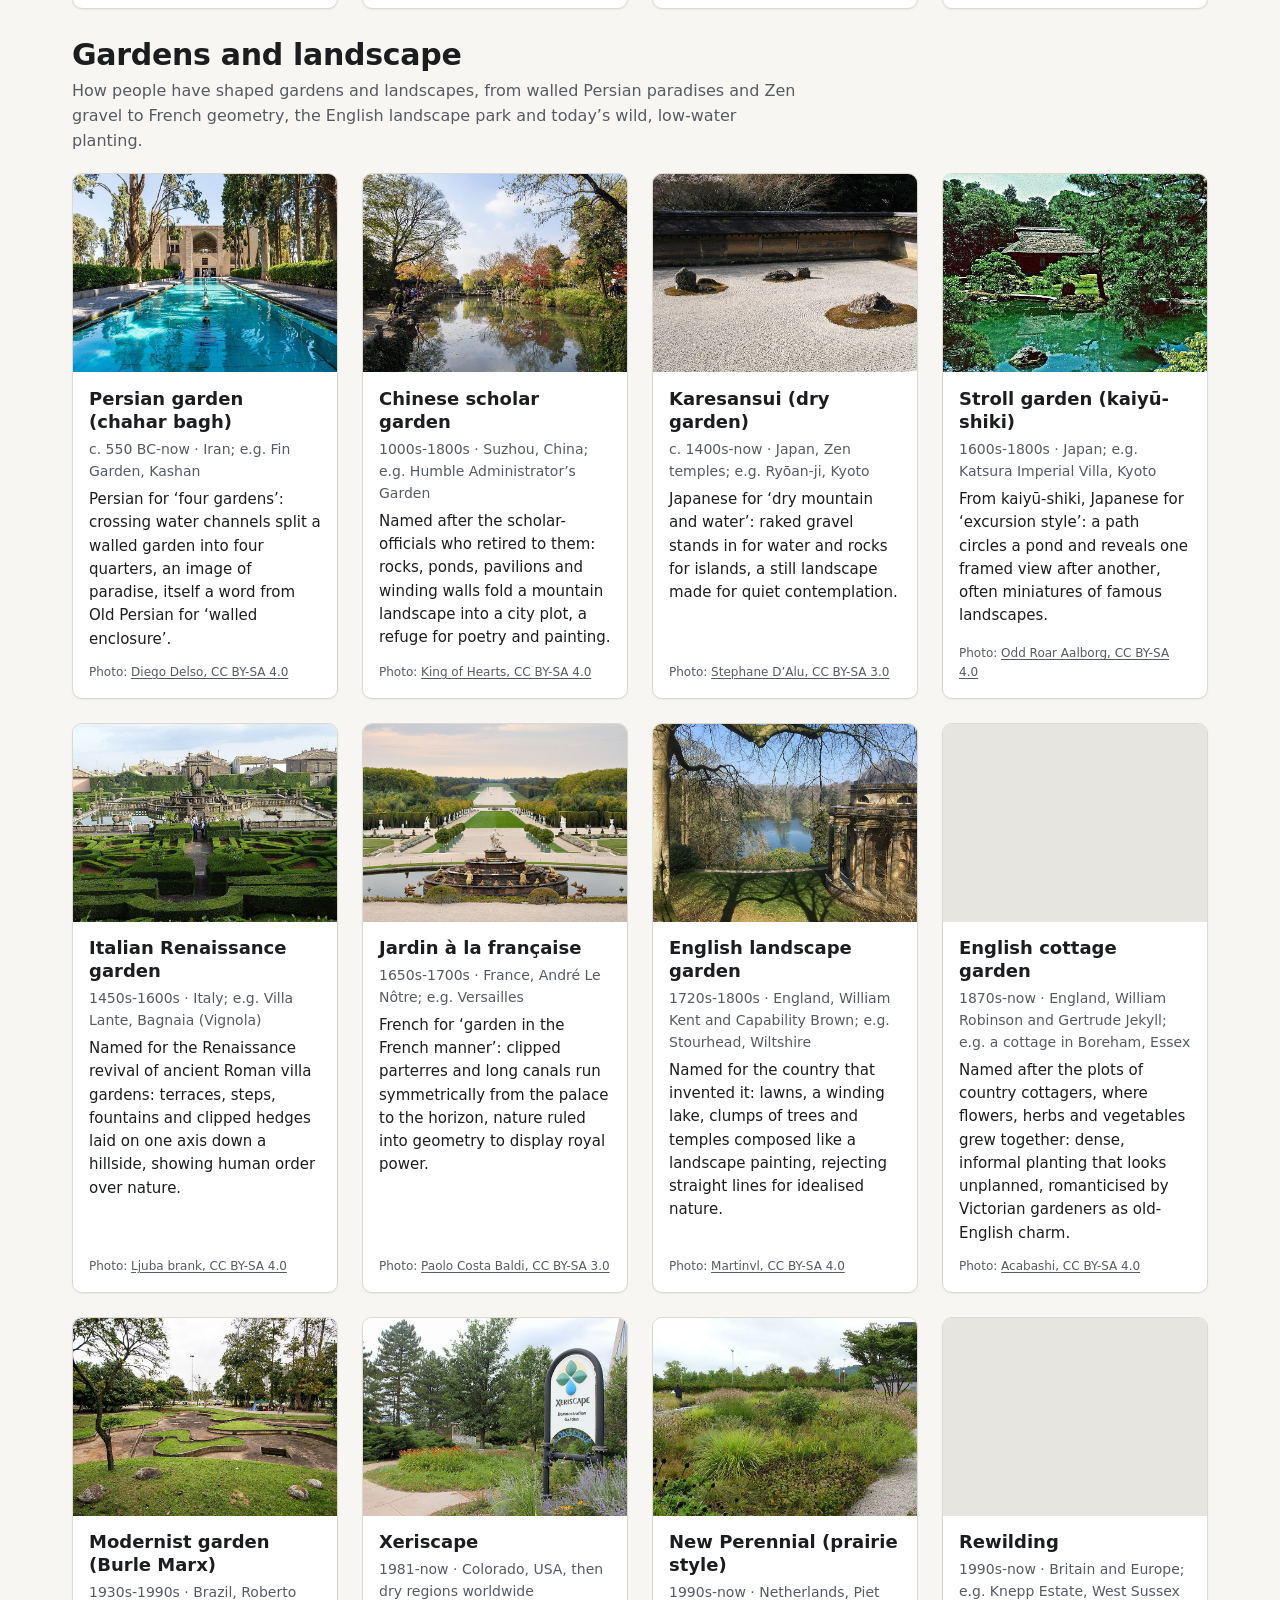
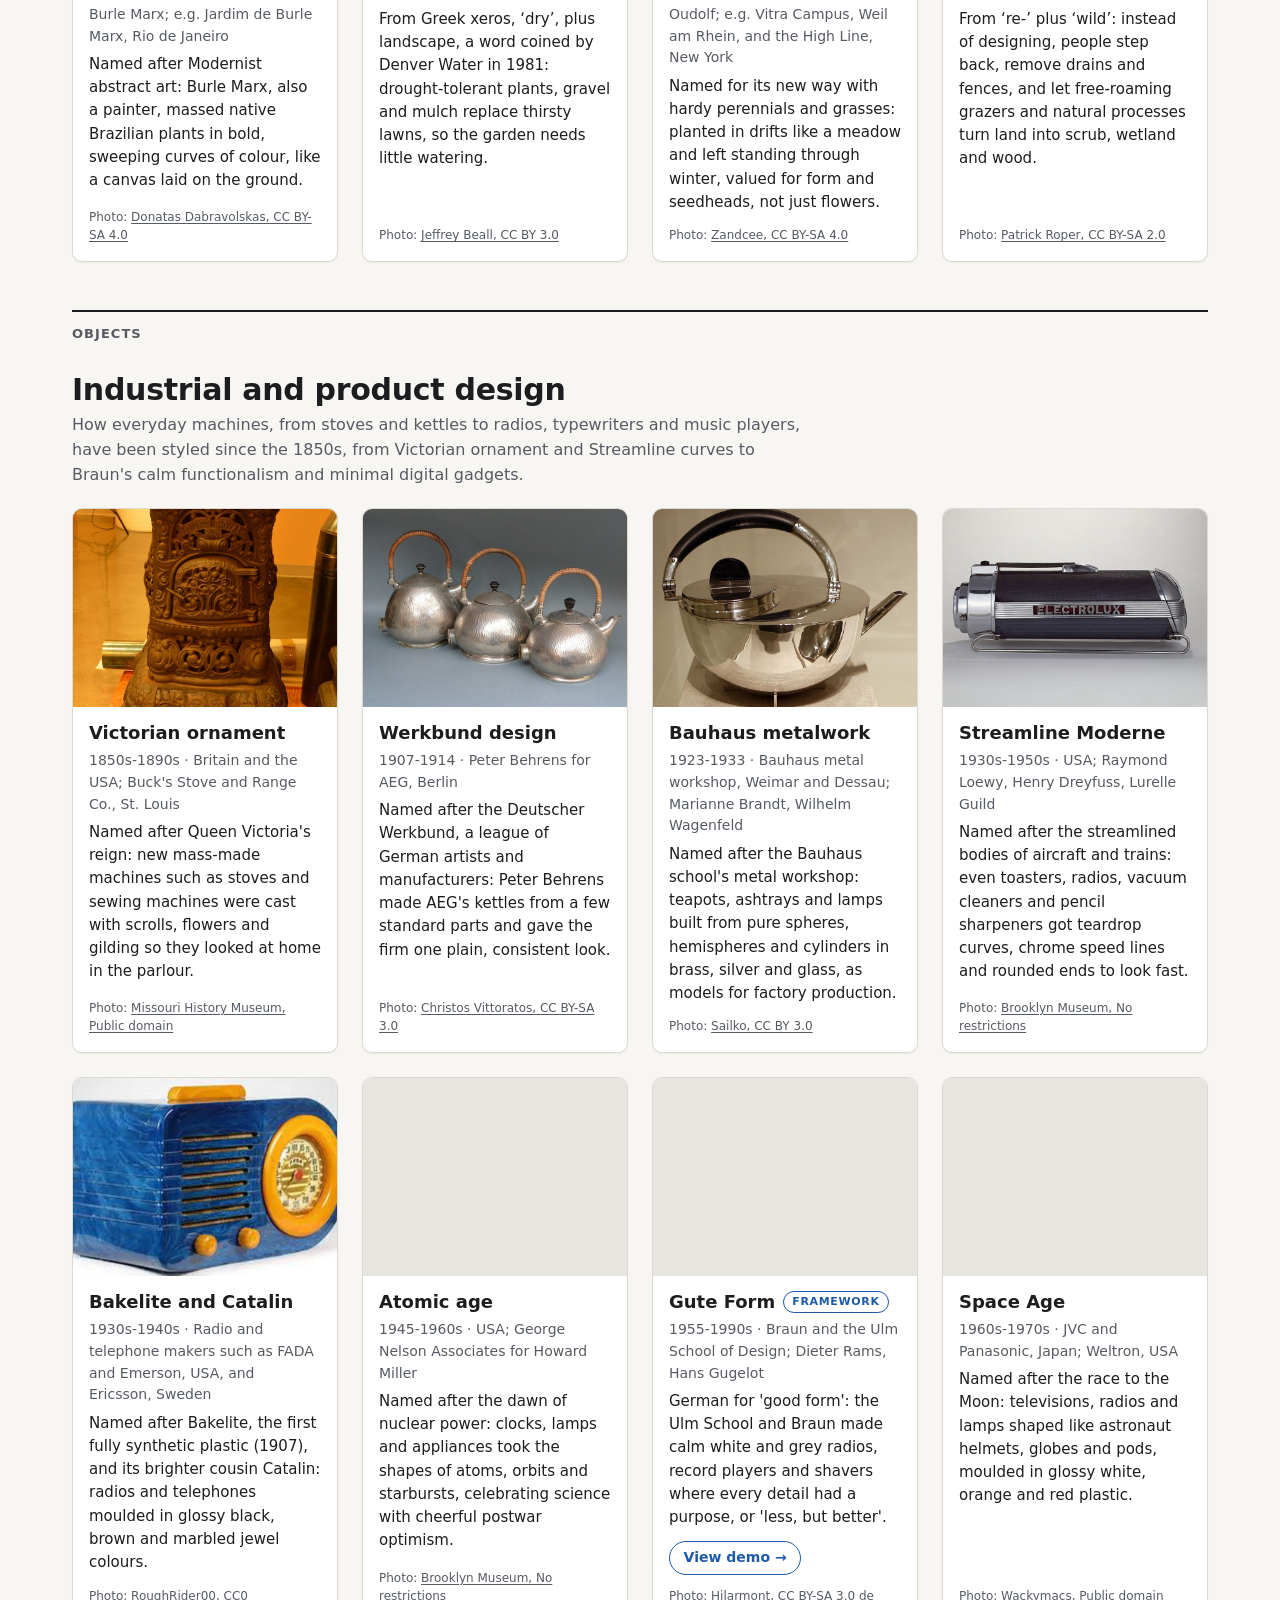
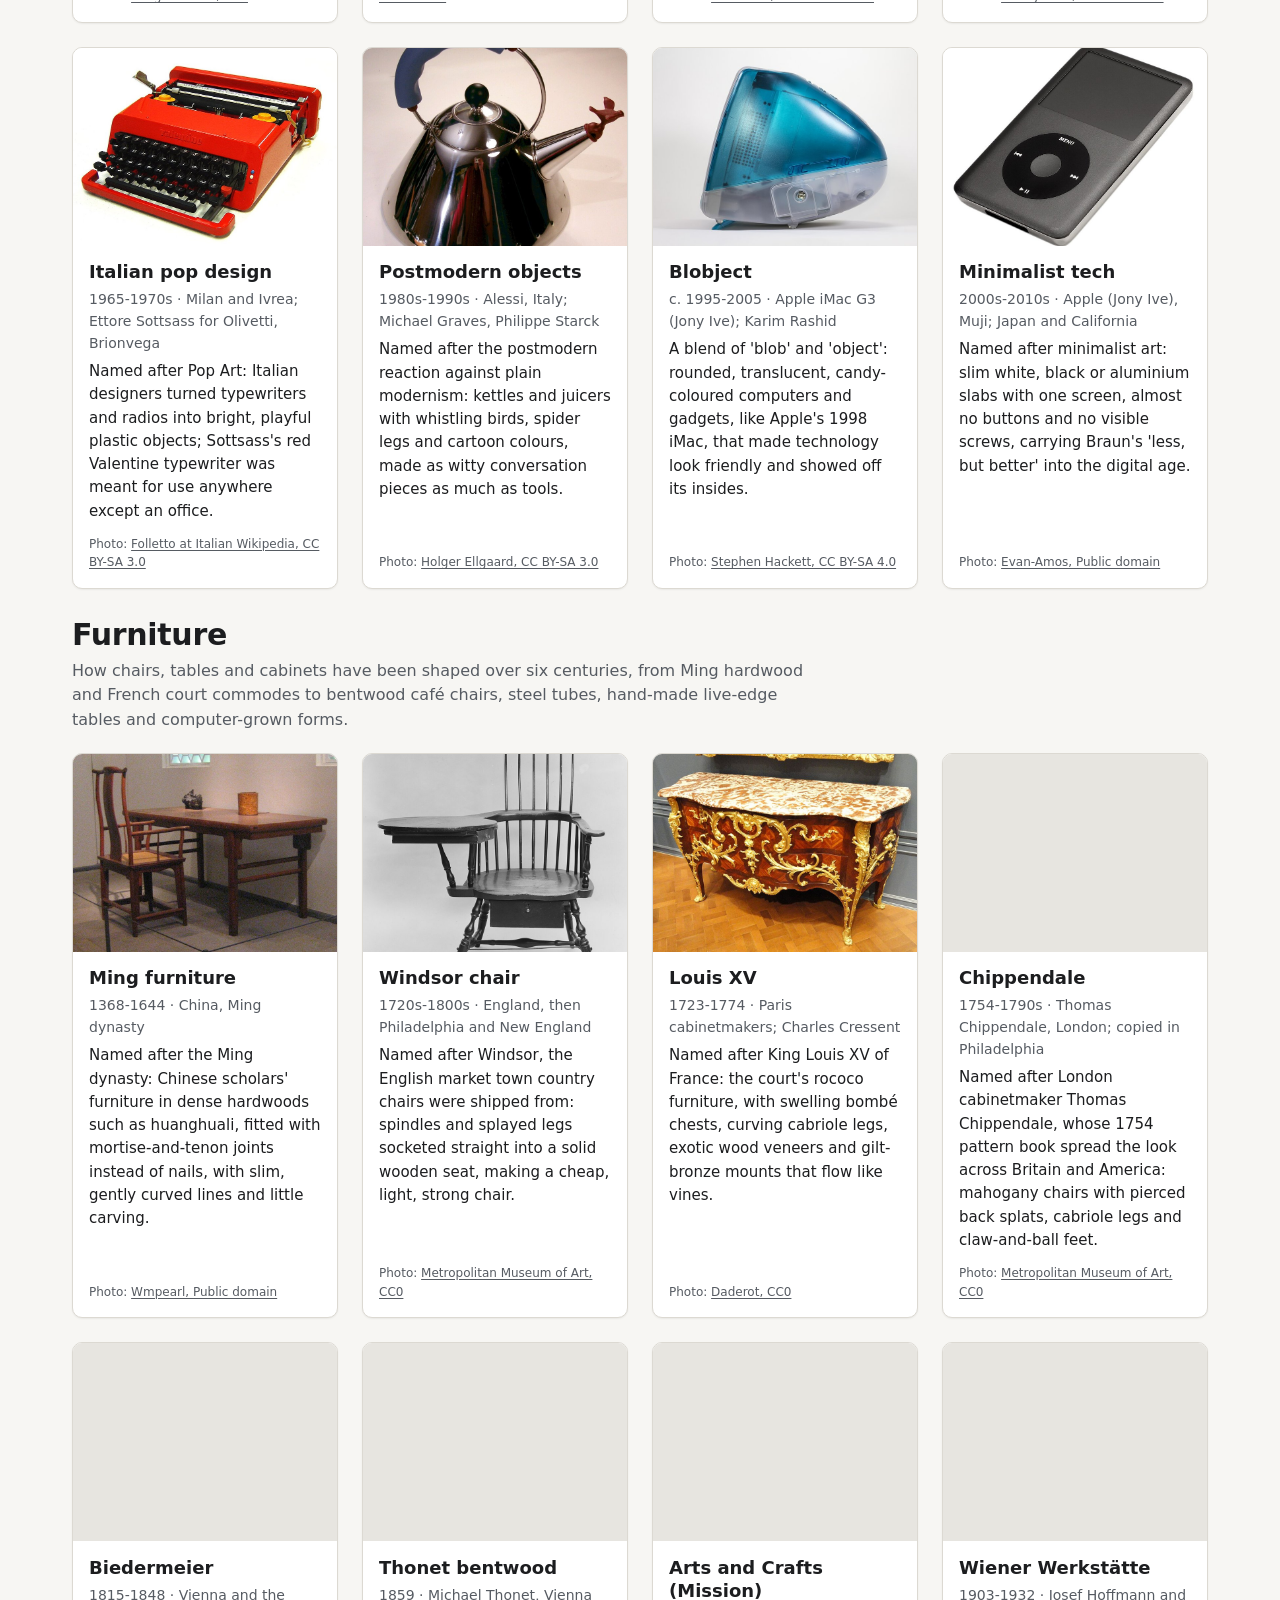
<file: style-frameworks.html>
<!doctype html>
<!--
  Style frameworks: a standalone research page showing design styles and design
  languages across screens, buildings, objects, art and film (what each is called,
  why, and the idea).

  It is not linked from the site and uses none of the site's code or CSS.
  A new site made from this template can delete the whole research/ folder.

  - Sections: research/data/<id>.js (format documented at the top of style-frameworks.js)
  - Images:   research/img/<id>/
  - Helper:   research/tools/get_image.py (search and download Wikimedia images)
-->
<html lang="en">
<head>
  <meta charset="utf-8">
  <meta name="viewport" content="width=device-width, initial-scale=1">
  <meta name="color-scheme" content="light dark">
  <meta name="robots" content="noindex">
  <title>Style frameworks</title>
  <link rel="icon" href="data:,">
  <link rel="stylesheet" href="style-frameworks.css">
</head>
<body>
  <a class="skip" href="#main">Skip to the styles</a>

  <header class="page-head wrap">
    <h1>Style frameworks</h1>
    <p class="intro">Design languages across screens, buildings, objects, art and film: what each style is called, why, and the idea behind it.</p>
    <p class="count" id="count">Loading styles…</p>
  </header>

  <div class="bar" id="bar">
    <div class="bar-inner wrap">
      <nav class="menu" id="menu" aria-label="Sections"></nav>
      <div class="search" role="search">
        <label class="visually-hidden" for="q">Search styles</label>
        <input type="search" id="q" placeholder="Search names, years, makers, places…" autocomplete="off" spellcheck="false">
        <output id="matches" for="q" aria-live="polite"></output>
      </div>
    </div>
  </div>

  <main id="main" class="wrap" tabindex="-1">
    <noscript><p class="note">This page needs JavaScript to show the styles.</p></noscript>
  </main>

  <footer class="page-foot wrap">
    <p>Photos come from Wikimedia Commons and English Wikipedia and are credited on each card. Non-free screenshots are used here for research only.</p>
  </footer>

  <dialog class="viewer" id="viewer" aria-labelledby="viewer-caption">
    <button type="button" class="viewer-close" id="viewer-close" aria-label="Close">&times;</button>
    <figure>
      <img id="viewer-img" alt="">
      <figcaption>
        <p id="viewer-caption"></p>
        <div id="viewer-credit"></div>
      </figcaption>
    </figure>
  </dialog>

  <!-- One file per section (plain script tags, so the page also works from file://). -->
  <script src="data/os.js"></script>
  <script src="data/web.js"></script>
  <script src="data/games.js"></script>
  <script src="data/architecture-historic.js"></script>
  <script src="data/architecture-modern.js"></script>
  <script src="data/interiors.js"></script>
  <script src="data/gardens.js"></script>
  <script src="data/products.js"></script>
  <script src="data/furniture.js"></script>
  <script src="data/cars.js"></script>
  <script src="data/art.js"></script>
  <script src="data/film.js"></script>
  <script src="data/animation.js"></script>
  <script src="style-frameworks.js"></script>
</body>
</html>
</file>
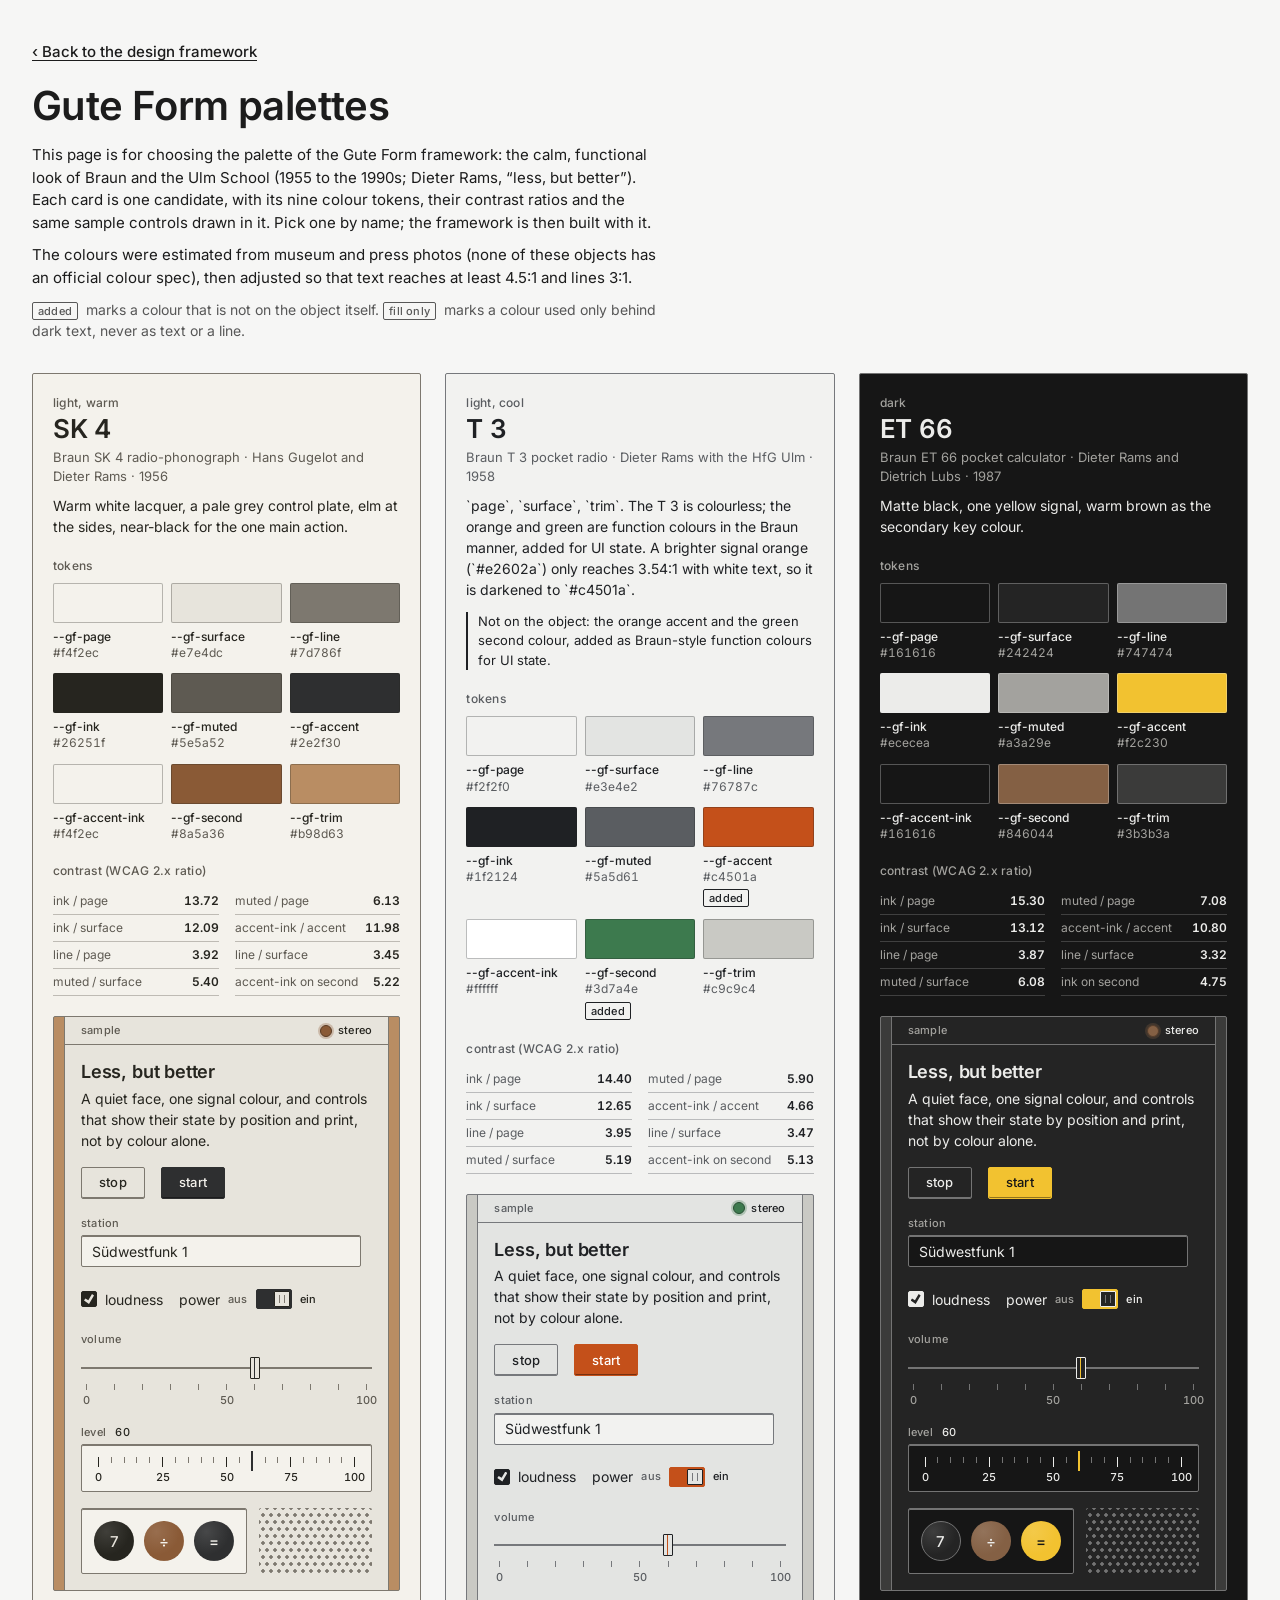
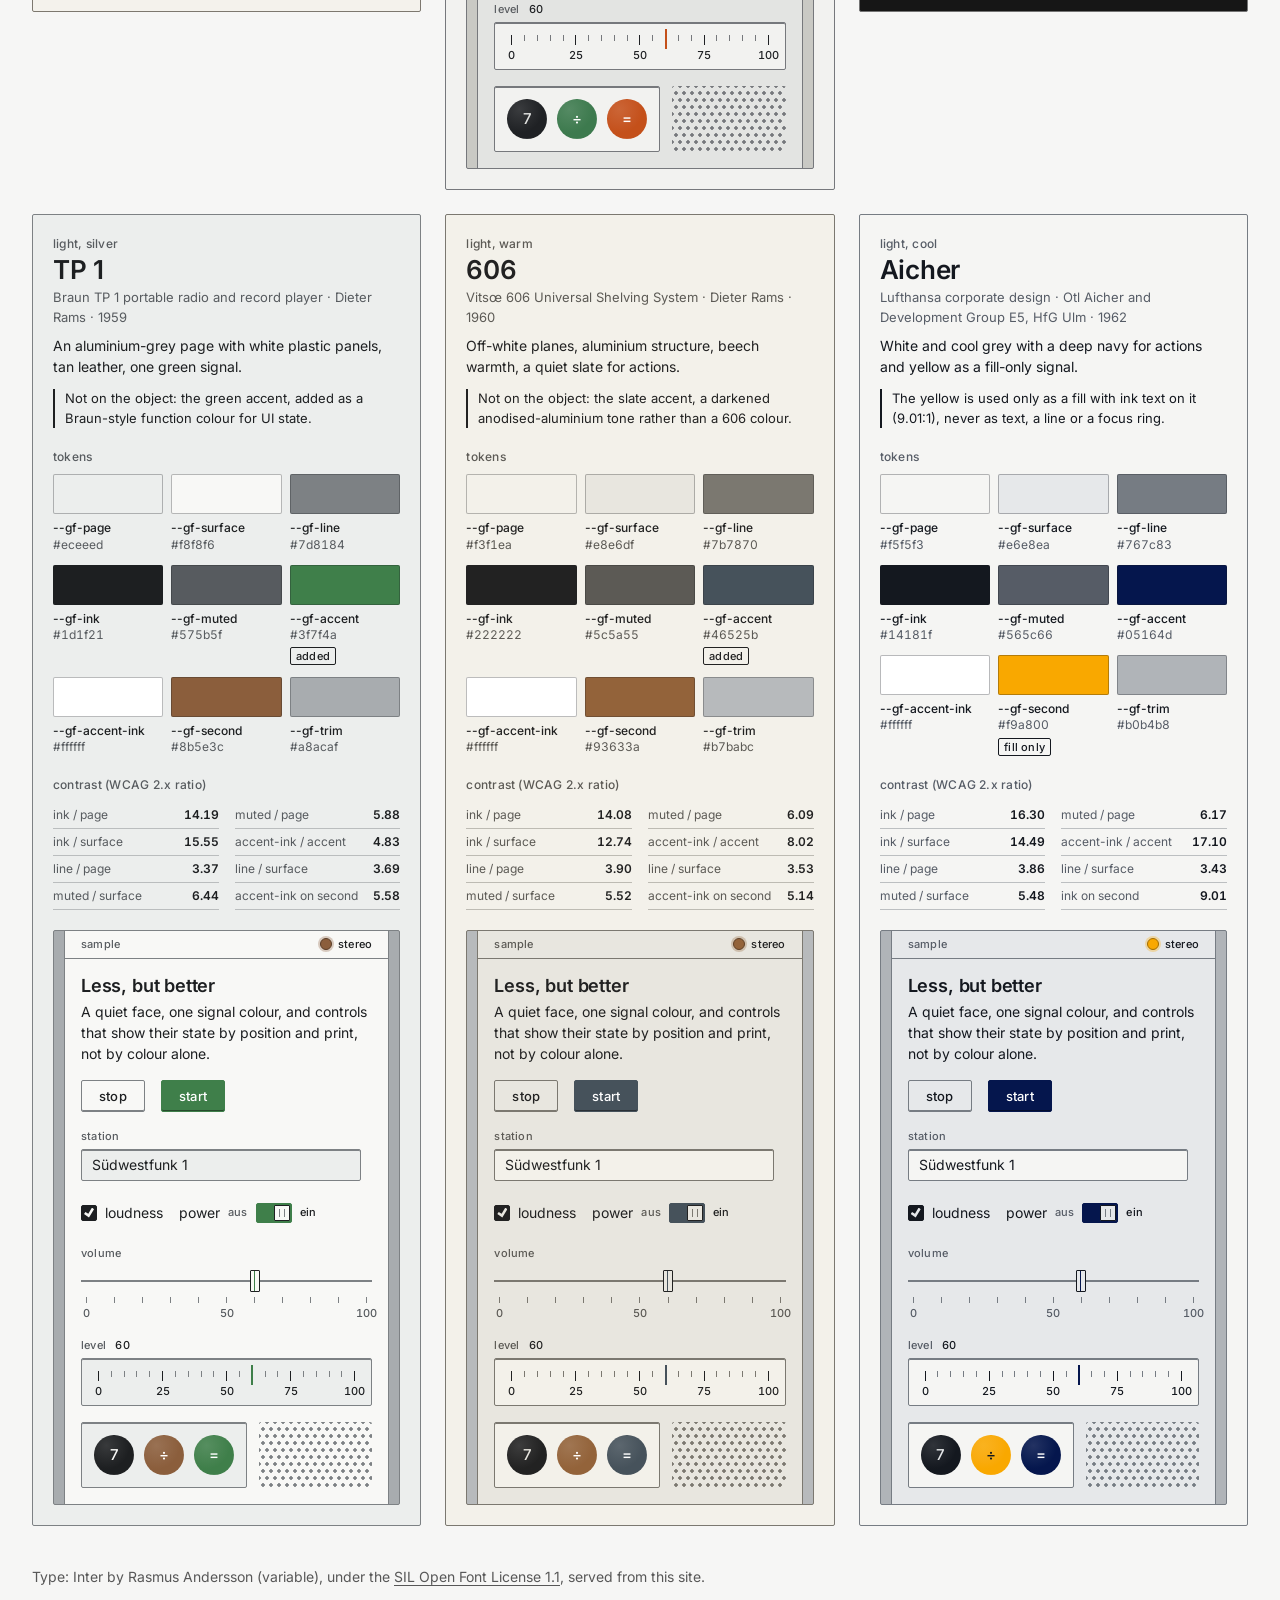
<file: frameworks/gute-form/palettes.html>
<!doctype html>
<html lang="en">
<head>
<meta charset="utf-8">
<meta name="viewport" content="width=device-width, initial-scale=1">
<meta name="robots" content="noindex">
<title>Gute Form palettes</title>
<meta name="description" content="Six candidate palettes for the Gute Form framework (Braun and the Ulm School), each with its tokens, contrast ratios and the same sample controls.">
<style>
  @font-face {
    font-family: "Inter";
    font-style: normal;
    font-weight: 100 900;
    font-display: swap;
    src: url("fonts/inter-latin-wght-normal.woff2") format("woff2");
  }
  @font-face {
    font-family: "Inter";
    font-style: italic;
    font-weight: 100 900;
    font-display: swap;
    src: url("fonts/inter-latin-wght-italic.woff2") format("woff2");
  }

  :root {
    color-scheme: light;
    --site-bg: #f6f6f5;
    --site-ink: #1c1c1c;
    --site-muted: #575757;
  }

  *, *::before, *::after { box-sizing: border-box; }

  html { -webkit-text-size-adjust: 100%; text-size-adjust: 100%; }

  body {
    margin: 0;
    background: var(--site-bg);
    color: var(--site-ink);
    font-family: Inter, "Helvetica Neue", Helvetica, Arial, sans-serif;
    font-size: 15px;
    line-height: 1.5;
  }

  a { color: inherit; text-underline-offset: 3px; }
  a:focus-visible { outline: 2px solid currentColor; outline-offset: 2px; border-radius: 2px; }

  .wrap { max-width: 1320px; margin: 0 auto; padding: 24px 16px 64px; }
  @media (min-width: 720px) { .wrap { padding: 40px 32px 80px; } }

  .back { display: inline-flex; align-items: center; min-height: 24px; margin-bottom: 20px; font-weight: 500; }

  .intro { max-width: 70ch; margin-bottom: 32px; }
  .intro h1 { margin: 0 0 16px; font-size: clamp(28px, 4vw, 40px); font-weight: 600; letter-spacing: -0.015em; line-height: 1.1; }
  .intro p { margin: 0 0 10px; }
  .intro .small { font-size: 14px; color: var(--site-muted); }

  .tag {
    display: inline-block;
    margin-right: 4px;
    padding: 0 5px;
    border: 1px solid currentColor;
    border-radius: 2px;
    font-size: 11px;
    font-weight: 500;
    line-height: 16px;
    letter-spacing: .02em;
    white-space: nowrap;
  }

  .foot { margin-top: 40px; font-size: 14px; color: var(--site-muted); }

  /* ---------- Palette tokens (copied from research/visual.md) ---------- */
  #p-sk4 {
    --gf-page: #f4f2ec;
    --gf-surface: #e7e4dc;
    --gf-line: #7d786f;
    --gf-ink: #26251f;
    --gf-muted: #5e5a52;
    --gf-accent: #2e2f30;
    --gf-accent-ink: #f4f2ec;
    --gf-second: #8a5a36;
    --gf-trim: #b98d63;
    --on-second: var(--gf-accent-ink);
  }
#p-t3 {
    --gf-page: #f2f2f0;
    --gf-surface: #e3e4e2;
    --gf-line: #76787c;
    --gf-ink: #1f2124;
    --gf-muted: #5a5d61;
    --gf-accent: #c4501a;
    --gf-accent-ink: #ffffff;
    --gf-second: #3d7a4e;
    --gf-trim: #c9c9c4;
    --on-second: var(--gf-accent-ink);
  }
#p-et66 {
    --gf-page: #161616;
    --gf-surface: #242424;
    --gf-line: #747474;
    --gf-ink: #ececea;
    --gf-muted: #a3a29e;
    --gf-accent: #f2c230;
    --gf-accent-ink: #161616;
    --gf-second: #846044;
    --gf-trim: #3b3b3a;
    --on-second: var(--gf-ink);
    --key: var(--gf-surface);
    --key-text: var(--gf-ink);
    --key-edge: var(--gf-line);
    color-scheme: dark;
  }
#p-tp1 {
    --gf-page: #eceeed;
    --gf-surface: #f8f8f6;
    --gf-line: #7d8184;
    --gf-ink: #1d1f21;
    --gf-muted: #575b5f;
    --gf-accent: #3f7f4a;
    --gf-accent-ink: #ffffff;
    --gf-second: #8b5e3c;
    --gf-trim: #a8acaf;
    --on-second: var(--gf-accent-ink);
  }
#p-606 {
    --gf-page: #f3f1ea;
    --gf-surface: #e8e6df;
    --gf-line: #7b7870;
    --gf-ink: #222222;
    --gf-muted: #5c5a55;
    --gf-accent: #46525b;
    --gf-accent-ink: #ffffff;
    --gf-second: #93633a;
    --gf-trim: #b7babc;
    --on-second: var(--gf-accent-ink);
  }
#p-aicher {
    --gf-page: #f5f5f3;
    --gf-surface: #e6e8ea;
    --gf-line: #767c83;
    --gf-ink: #14181f;
    --gf-muted: #565c66;
    --gf-accent: #05164d;
    --gf-accent-ink: #ffffff;
    --gf-second: #f9a800;
    --gf-trim: #b0b4b8;
    --on-second: var(--gf-ink);
  }

  /* ---------- Cards ---------- */
  .cards {
    display: grid;
    gap: 24px;
    grid-template-columns: repeat(auto-fill, minmax(min(100%, 360px), 1fr));
    align-items: start;
  }

  .palette {
    min-width: 0;
    padding: 16px;
    background: var(--gf-page);
    color: var(--gf-ink);
    border: 1px solid var(--gf-line);
    border-radius: 2px;
  }
  @media (min-width: 720px) { .palette { padding: 20px; } }

  .palette__head { margin-bottom: 12px; }
  .palette__kind { margin: 0 0 2px; font-size: 12px; font-weight: 500; letter-spacing: .02em; color: var(--gf-muted); }
  .palette h2 { margin: 0 0 4px; font-size: 26px; font-weight: 600; letter-spacing: -0.01em; line-height: 1.15; }
  .palette__object { margin: 0 0 8px; font-size: 13px; color: var(--gf-muted); }
  .palette__character { margin: 0; font-size: 14px; }
  .palette__note { margin: 0 0 12px; padding-left: 10px; border-left: 2px solid var(--gf-ink); font-size: 13px; }
  .palette__label { margin: 20px 0 8px; font-size: 12px; font-weight: 500; letter-spacing: .02em; color: var(--gf-muted); }

  .swatches {
    display: grid;
    grid-template-columns: repeat(3, minmax(0, 1fr));
    gap: 12px 8px;
    margin: 0;
    padding: 0;
    list-style: none;
  }
  .swatch { min-width: 0; font-size: 12px; line-height: 1.35; }
  .swatch__chip {
    display: block;
    height: 40px;
    margin-bottom: 6px;
    border-radius: 2px;
    box-shadow: inset 0 0 0 1px color-mix(in srgb, var(--gf-ink) 30%, transparent);
  }
  .swatch__token { display: block; font: inherit; font-weight: 500; overflow-wrap: anywhere; }
  .swatch__hex { display: block; color: var(--gf-muted); font-variant-numeric: tabular-nums; }
  .swatch .tag { margin-top: 4px; }

  .ratios {
    display: grid;
    grid-template-columns: repeat(auto-fill, minmax(140px, 1fr));
    gap: 0 16px;
    margin: 0;
  }
  .ratios div {
    display: flex;
    align-items: baseline;
    justify-content: space-between;
    gap: 8px;
    padding: 4px 0;
    border-bottom: 1px solid color-mix(in srgb, var(--gf-line) 45%, transparent);
    font-size: 12px;
  }
  .ratios dt { min-width: 0; color: var(--gf-muted); }
  .ratios dd { margin: 0; font-weight: 600; font-variant-numeric: tabular-nums; }

  /* ---------- Sample panel: one set of rules, read from the card's --gf-* tokens ---------- */
  .sample {
    margin-top: 20px;
    padding: 0 10px;
    background: var(--gf-trim);
    border: 1px solid var(--gf-line);
    border-radius: 2px;
  }
  .gf-panel {
    background: var(--gf-surface);
    color: var(--gf-ink);
    border-inline: 1px solid var(--gf-line);
  }
  .gf-panel__strip {
    display: flex;
    align-items: center;
    justify-content: space-between;
    gap: 12px;
    min-height: 28px;
    padding: 0 16px;
    border-bottom: 1px solid var(--gf-line);
  }
  .gf-panel__title { margin: 0; font-size: 11px; font-weight: 500; letter-spacing: .02em; color: var(--gf-muted); }
  .gf-panel__body { display: grid; gap: 16px; padding: 16px; }
  @media (max-width: 420px) {
    .gf-panel__strip { padding: 0 12px; }
    .gf-panel__body { padding: 14px 12px; }
  }
  .gf-zone { min-width: 0; }
  .gf-row { display: flex; flex-wrap: wrap; align-items: center; gap: 8px 16px; }

  .gf-heading { margin: 0 0 4px; font-size: 18px; font-weight: 600; letter-spacing: -0.01em; line-height: 1.25; }
  .gf-text { margin: 0; font-size: 14px; line-height: 1.5; }
  .gf-label { display: block; margin-bottom: 4px; font-size: 11px; font-weight: 500; letter-spacing: .02em; color: var(--gf-muted); }
  .gf-readout { margin-left: 6px; color: var(--gf-ink); font-variant-numeric: tabular-nums; }

  .palette :focus-visible { outline: 2px solid var(--gf-ink); outline-offset: 2px; }

  /* Push button and accent button */
  .gf-button {
    height: 32px;
    min-width: 64px;
    margin: 0;
    padding: 0 14px;
    font: inherit;
    font-size: 13px;
    font-weight: 500;
    letter-spacing: .02em;
    line-height: 1;
    color: var(--gf-ink);
    background: var(--gf-surface);
    border: 1px solid var(--gf-line);
    border-radius: 2px;
    box-shadow: inset 0 -1px 0 var(--gf-line);
    cursor: pointer;
    transition: transform 80ms ease-out, background-color 80ms ease-out, border-color 80ms ease-out;
  }
  .gf-button:hover { border-color: var(--gf-muted); }
  .gf-button:active {
    transform: translateY(1px);
    background: color-mix(in srgb, var(--gf-surface) 70%, var(--gf-line));
    box-shadow: inset 0 1px 0 var(--gf-line);
  }
  .gf-button--accent {
    color: var(--gf-accent-ink);
    background: var(--gf-accent);
    border-color: var(--gf-accent);
    box-shadow: inset 0 -1px 0 color-mix(in srgb, var(--gf-accent) 60%, #000);
  }
  .gf-button--accent:hover { border-color: var(--gf-ink); }
  .gf-button--accent:active {
    background: color-mix(in srgb, var(--gf-accent) 85%, var(--gf-ink));
    box-shadow: inset 0 1px 0 color-mix(in srgb, var(--gf-accent) 60%, #000);
  }

  /* Text field */
  .gf-field {
    display: block;
    width: 100%;
    max-width: 280px;
    height: 32px;
    margin: 0;
    padding: 0 10px;
    font: inherit;
    font-size: 14px;
    color: var(--gf-ink);
    caret-color: var(--gf-ink);
    background: var(--gf-page);
    border: 1px solid var(--gf-line);
    border-radius: 2px;
    box-shadow: inset 0 1px 0 var(--gf-line);
  }
  .gf-field::placeholder { color: var(--gf-muted); opacity: 1; }
  .gf-field:hover { border-color: var(--gf-muted); }
  .gf-field:focus-visible { border-color: var(--gf-ink); }

  /* Check box and toggle switch: native checkboxes with appearance: none */
  .gf-check, .gf-switch {
    display: inline-flex;
    align-items: center;
    gap: 8px;
    min-height: 32px;
    font-size: 14px;
    cursor: pointer;
  }
  .gf-check input {
    -webkit-appearance: none;
    appearance: none;
    display: inline-grid;
    place-content: center;
    flex: none;
    width: 16px;
    height: 16px;
    margin: 0;
    background: var(--gf-surface);
    border: 1px solid var(--gf-ink);
    border-radius: 2px;
    cursor: pointer;
  }
  .gf-check input::before {
    content: "";
    width: 10px;
    height: 10px;
    background: var(--gf-surface);
    clip-path: polygon(14% 44%, 0 65%, 50% 100%, 100% 16%, 80% 0, 43% 62%);
    transform: scale(0);
    transition: transform 80ms ease-out;
  }
  .gf-check input:hover { box-shadow: inset 0 0 0 1px var(--gf-ink); }
  .gf-check input:active { transform: translateY(1px); }
  .gf-check input:checked { background: var(--gf-ink); }
  .gf-check input:checked::before { transform: scale(1); }

  .gf-switch input {
    -webkit-appearance: none;
    appearance: none;
    position: relative;
    order: 2;
    flex: none;
    width: 36px;
    height: 20px;
    margin: 0;
    background: var(--gf-page);
    border: 1px solid var(--gf-line);
    border-radius: 2px;
    cursor: pointer;
    transition: background-color 120ms ease-out, border-color 120ms ease-out;
  }
  .gf-switch input::before {
    content: "";
    position: absolute;
    top: 1px;
    left: 1px;
    width: 16px;
    height: 16px;
    border: 1px solid var(--gf-ink);
    border-radius: 1px;
    background:
      linear-gradient(var(--gf-line), var(--gf-line)) 4px 50% / 1px 8px no-repeat,
      linear-gradient(var(--gf-line), var(--gf-line)) 9px 50% / 1px 8px no-repeat,
      var(--gf-surface);
    transition: transform 120ms ease-out;
  }
  .gf-switch input:hover { border-color: var(--gf-muted); }
  .gf-switch input:checked { background: var(--gf-accent); border-color: var(--gf-accent); }
  .gf-switch input:checked::before { transform: translateX(16px); }
  .gf-switch__word { order: 1; font-size: 11px; font-weight: 500; letter-spacing: .02em; color: var(--gf-muted); }
  .gf-switch__word--on { order: 3; }
  .gf-switch input:not(:checked) ~ .gf-switch__word--off,
  .gf-switch input:checked ~ .gf-switch__word--on { color: var(--gf-ink); }

  /* Slider: native range input */
  .gf-range {
    -webkit-appearance: none;
    appearance: none;
    display: block;
    width: 100%;
    height: 32px;
    margin: 0;
    padding: 0;
    background: transparent;
    cursor: pointer;
  }
  .gf-range:focus-visible { outline: none; }
  .gf-range::-webkit-slider-runnable-track { height: 2px; background: var(--gf-line); border: 0; }
  .gf-range::-moz-range-track { height: 2px; background: var(--gf-line); border: 0; }
  .gf-range::-webkit-slider-thumb {
    -webkit-appearance: none;
    appearance: none;
    box-sizing: border-box;
    width: 10px;
    height: 22px;
    margin-top: -10px;
    border: 1px solid var(--gf-ink);
    border-radius: 1px;
    background: linear-gradient(90deg, transparent calc(50% - .5px), var(--gf-accent) 0 calc(50% + .5px), transparent 0), var(--gf-surface);
  }
  .gf-range::-moz-range-thumb {
    box-sizing: border-box;
    width: 10px;
    height: 22px;
    border: 1px solid var(--gf-ink);
    border-radius: 1px;
    background: linear-gradient(90deg, transparent calc(50% - .5px), var(--gf-accent) 0 calc(50% + .5px), transparent 0), var(--gf-surface);
  }
  .gf-range:hover::-webkit-slider-thumb { box-shadow: inset 0 0 0 1px var(--gf-ink); }
  .gf-range:hover::-moz-range-thumb { box-shadow: inset 0 0 0 1px var(--gf-ink); }
  .gf-range:active::-webkit-slider-thumb { background-color: var(--gf-page); }
  .gf-range:active::-moz-range-thumb { background-color: var(--gf-page); }
  .gf-range:focus-visible::-webkit-slider-thumb { box-shadow: 0 0 0 2px var(--gf-surface), 0 0 0 4px var(--gf-ink); }
  .gf-range:focus-visible::-moz-range-thumb { box-shadow: 0 0 0 2px var(--gf-surface), 0 0 0 4px var(--gf-ink); }

  .gf-range__scale { margin: 0 5px; }
  .gf-ticks { display: flex; align-items: flex-start; justify-content: space-between; height: 6px; }
  .gf-ticks span { width: 1px; height: 6px; background: var(--gf-line); }
  .gf-nums {
    position: relative;
    height: 16px;
    margin-top: 2px;
    font-size: 11px;
    font-weight: 500;
    line-height: 16px;
    color: var(--gf-muted);
    font-variant-numeric: tabular-nums;
  }
  .gf-nums span { position: absolute; top: 0; left: calc(var(--at) * (100% - 1px) + .5px); transform: translateX(-50%); }

  /* Scale with numerals and a needle (a <meter> underneath) */
  .gf-scale {
    position: relative;
    padding: 12px 16px 6px;
    background: var(--gf-page);
    border: 1px solid var(--gf-line);
    border-radius: 2px;
    box-shadow: inset 0 1px 0 var(--gf-line);
  }
  .gf-scale__dial { position: relative; }
  .gf-ticks--scale { height: 10px; }
  .gf-ticks--scale .major { height: 10px; background: var(--gf-ink); }
  .gf-scale .gf-nums { color: var(--gf-ink); }
  .gf-scale__needle {
    position: absolute;
    top: -6px;
    left: calc(var(--gf-value) * (100% - 1px) - .5px);
    width: 2px;
    height: 20px;
    background: var(--gf-accent);
    transition: left 200ms ease-out;
  }

  /* Indicator lamp (on: --gf-second) */
  .gf-lampword { display: inline-flex; align-items: center; gap: 6px; font-size: 11px; font-weight: 500; letter-spacing: .02em; }
  .gf-lamp { flex: none; width: 12px; height: 12px; background: var(--gf-page); border: 1px solid var(--gf-line); border-radius: 50%; }
  .gf-lamp--on {
    background: var(--gf-second);
    border-color: color-mix(in srgb, var(--gf-second) 65%, #000);
    box-shadow: 0 0 0 2px color-mix(in srgb, var(--gf-second) 30%, transparent);
  }

  /* ET 66-style round keys */
  .gf-row--keys { align-items: stretch; gap: 12px; }
  .gf-keys {
    display: flex;
    gap: 10px;
    padding: 12px;
    background: var(--gf-page);
    border: 1px solid var(--gf-line);
    border-radius: 2px;
    box-shadow: inset 0 1px 0 var(--gf-line);
  }
  .gf-key {
    --k: var(--key, var(--gf-ink));
    flex: none;
    width: 40px;
    height: 40px;
    margin: 0;
    padding: 0;
    font: inherit;
    font-size: 15px;
    font-weight: 500;
    line-height: 1;
    color: var(--key-text, var(--gf-surface));
    background: radial-gradient(circle at 30% 25%, color-mix(in srgb, var(--k) 88%, #fff) 0, var(--k) 60%);
    border: 1px solid var(--key-edge, transparent);
    border-radius: 50%;
    cursor: pointer;
    transition: transform 60ms ease-out;
  }
  .gf-key--op { --k: var(--gf-second); color: var(--on-second); border-color: transparent; }
  .gf-key--eq { --k: var(--gf-accent); color: var(--gf-accent-ink); border-color: transparent; }
  .gf-key:active { transform: scale(.96); background: var(--k); }

  /* Speaker grille: hex-staggered dots, decorative */
  .gf-grille {
    flex: 1 1 96px;
    min-height: 40px;
    border-radius: 2px;
    background:
      radial-gradient(circle, var(--gf-line) 1.5px, transparent 2px) 0 0 / 8px 14px,
      radial-gradient(circle, var(--gf-line) 1.5px, transparent 2px) 4px 7px / 8px 14px;
  }

  .visually-hidden {
    position: absolute !important;
    width: 1px;
    height: 1px;
    margin: -1px;
    padding: 0;
    overflow: hidden;
    clip: rect(0 0 0 0);
    clip-path: inset(50%);
    white-space: nowrap;
    border: 0;
  }

  @media (prefers-reduced-motion: reduce) {
    .palette *, .palette *::before { transition: none !important; }
  }

  @media (forced-colors: active) {
    .gf-check input, .gf-switch input, .gf-range { -webkit-appearance: auto; appearance: auto; }
    .gf-check input::before, .gf-switch input::before { content: none; }
    .gf-scale__needle, .gf-lamp--on { forced-color-adjust: none; background: CanvasText; }
    .gf-key { border-color: ButtonText; }
  }
</style>
</head>
<body>
<div class="wrap">
  <a class="back" href="../../index.html#products">&lsaquo; Back to the design framework</a>

  <header class="intro">
    <h1>Gute Form palettes</h1>
    <p>This page is for choosing the palette of the Gute Form framework: the calm, functional look of Braun and the Ulm School (1955 to the 1990s; Dieter Rams, &ldquo;less, but better&rdquo;). Each card is one candidate, with its nine colour tokens, their contrast ratios and the same sample controls drawn in it. Pick one by name; the framework is then built with it.</p>
    <p>The colours were estimated from museum and press photos (none of these objects has an official colour spec), then adjusted so that text reaches at least 4.5:1 and lines 3:1.</p>
    <p class="small"><span class="tag">added</span> marks a colour that is not on the object itself. <span class="tag">fill only</span> marks a colour used only behind dark text, never as text or a line.</p>
  </header>

  <main class="cards">
    <article class="palette" id="p-sk4" aria-labelledby="p-sk4-title">
      <header class="palette__head">
        <p class="palette__kind">light, warm</p>
        <h2 id="p-sk4-title">SK 4</h2>
        <p class="palette__object">Braun SK 4 radio-phonograph <span aria-hidden="true">&middot;</span> Hans Gugelot and Dieter Rams <span aria-hidden="true">&middot;</span> 1956</p>
        <p class="palette__character">Warm white lacquer, a pale grey control plate, elm at the sides, near-black for the one main action.</p>
      </header>

      <h3 class="palette__label">tokens</h3>
      <ul class="swatches">
          <li class="swatch"><span class="swatch__chip" style="background: var(--gf-page)"></span><code class="swatch__token">--gf-page</code><span class="swatch__hex">#f4f2ec</span></li>
          <li class="swatch"><span class="swatch__chip" style="background: var(--gf-surface)"></span><code class="swatch__token">--gf-surface</code><span class="swatch__hex">#e7e4dc</span></li>
          <li class="swatch"><span class="swatch__chip" style="background: var(--gf-line)"></span><code class="swatch__token">--gf-line</code><span class="swatch__hex">#7d786f</span></li>
          <li class="swatch"><span class="swatch__chip" style="background: var(--gf-ink)"></span><code class="swatch__token">--gf-ink</code><span class="swatch__hex">#26251f</span></li>
          <li class="swatch"><span class="swatch__chip" style="background: var(--gf-muted)"></span><code class="swatch__token">--gf-muted</code><span class="swatch__hex">#5e5a52</span></li>
          <li class="swatch"><span class="swatch__chip" style="background: var(--gf-accent)"></span><code class="swatch__token">--gf-accent</code><span class="swatch__hex">#2e2f30</span></li>
          <li class="swatch"><span class="swatch__chip" style="background: var(--gf-accent-ink)"></span><code class="swatch__token">--gf-accent-ink</code><span class="swatch__hex">#f4f2ec</span></li>
          <li class="swatch"><span class="swatch__chip" style="background: var(--gf-second)"></span><code class="swatch__token">--gf-second</code><span class="swatch__hex">#8a5a36</span></li>
          <li class="swatch"><span class="swatch__chip" style="background: var(--gf-trim)"></span><code class="swatch__token">--gf-trim</code><span class="swatch__hex">#b98d63</span></li>
      </ul>

      <h3 class="palette__label">contrast (WCAG 2.x ratio)</h3>
      <dl class="ratios">
          <div><dt>ink / page</dt><dd>13.72</dd></div>
          <div><dt>muted / page</dt><dd>6.13</dd></div>
          <div><dt>ink / surface</dt><dd>12.09</dd></div>
          <div><dt>accent-ink / accent</dt><dd>11.98</dd></div>
          <div><dt>line / page</dt><dd>3.92</dd></div>
          <div><dt>line / surface</dt><dd>3.45</dd></div>
          <div><dt>muted / surface</dt><dd>5.40</dd></div>
          <div><dt>accent-ink on second</dt><dd>5.22</dd></div>
      </dl>

      <div class="sample">
        <section class="gf-panel" aria-labelledby="p-sk4-sample">
          <div class="gf-panel__strip">
            <h3 class="gf-panel__title" id="p-sk4-sample">sample</h3>
            <span class="gf-lampword"><span class="gf-lamp gf-lamp--on" aria-hidden="true"></span>stereo</span>
          </div>
          <div class="gf-panel__body">
            <div class="gf-zone">
              <h4 class="gf-heading">Less, but better</h4>
              <p class="gf-text">A quiet face, one signal colour, and controls that show their state by position and print, not by colour alone.</p>
            </div>
            <div class="gf-row">
              <button class="gf-button" type="button">stop</button>
              <button class="gf-button gf-button--accent" type="button">start</button>
            </div>
            <div class="gf-zone">
              <label class="gf-label" for="p-sk4-station">station</label>
              <input class="gf-field" id="p-sk4-station" type="text" value="Südwestfunk 1" placeholder="name">
            </div>
            <div class="gf-row">
              <label class="gf-check"><input type="checkbox" checked> loudness</label>
              <label class="gf-switch">power <input type="checkbox" role="switch" checked><span class="gf-switch__word gf-switch__word--off" aria-hidden="true">aus</span><span class="gf-switch__word gf-switch__word--on" aria-hidden="true">ein</span></label>
            </div>
            <div class="gf-zone">
              <label class="gf-label" for="p-sk4-volume">volume</label>
              <input class="gf-range" id="p-sk4-volume" type="range" min="0" max="100" step="5" value="60">
              <div class="gf-range__scale" aria-hidden="true">
                <div class="gf-ticks"><span></span><span></span><span></span><span></span><span></span><span></span><span></span><span></span><span></span><span></span><span></span></div>
                <div class="gf-nums"><span style="--at: 0">0</span><span style="--at: .5">50</span><span style="--at: 1">100</span></div>
              </div>
            </div>
            <div class="gf-zone">
              <span class="gf-label" id="p-sk4-level">level <span class="gf-readout" aria-hidden="true">60</span></span>
              <div class="gf-scale" style="--gf-value: .6">
                <div class="gf-scale__dial" aria-hidden="true">
                  <div class="gf-ticks gf-ticks--scale"><span class="major"></span><span></span><span></span><span></span><span></span><span class="major"></span><span></span><span></span><span></span><span></span><span class="major"></span><span></span><span></span><span></span><span></span><span class="major"></span><span></span><span></span><span></span><span></span><span class="major"></span></div>
                  <div class="gf-nums"><span style="--at: 0.0">0</span><span style="--at: 0.25">25</span><span style="--at: 0.5">50</span><span style="--at: 0.75">75</span><span style="--at: 1.0">100</span></div>
                  <span class="gf-scale__needle"></span>
                </div>
                <meter class="visually-hidden" min="0" max="100" value="60" aria-labelledby="p-sk4-level">60</meter>
              </div>
            </div>
            <div class="gf-row gf-row--keys">
              <div class="gf-keys" role="group" aria-label="calculator keys">
                <button class="gf-key" type="button">7</button>
                <button class="gf-key gf-key--op" type="button" aria-label="divide">&divide;</button>
                <button class="gf-key gf-key--eq" type="button" aria-label="equals">=</button>
              </div>
              <div class="gf-grille" aria-hidden="true"></div>
            </div>
          </div>
        </section>
      </div>
    </article>
    <article class="palette" id="p-t3" aria-labelledby="p-t3-title">
      <header class="palette__head">
        <p class="palette__kind">light, cool</p>
        <h2 id="p-t3-title">T 3</h2>
        <p class="palette__object">Braun T 3 pocket radio <span aria-hidden="true">&middot;</span> Dieter Rams with the HfG Ulm <span aria-hidden="true">&middot;</span> 1958</p>
        <p class="palette__character">`page`, `surface`, `trim`. The T 3 is colourless; the orange and green are function colours in the Braun manner, added for UI state. A brighter signal orange (`#e2602a`) only reaches 3.54:1 with white text, so it is darkened to `#c4501a`.</p>
      </header>
      <p class="palette__note">Not on the object: the orange accent and the green second colour, added as Braun-style function colours for UI state.</p>

      <h3 class="palette__label">tokens</h3>
      <ul class="swatches">
          <li class="swatch"><span class="swatch__chip" style="background: var(--gf-page)"></span><code class="swatch__token">--gf-page</code><span class="swatch__hex">#f2f2f0</span></li>
          <li class="swatch"><span class="swatch__chip" style="background: var(--gf-surface)"></span><code class="swatch__token">--gf-surface</code><span class="swatch__hex">#e3e4e2</span></li>
          <li class="swatch"><span class="swatch__chip" style="background: var(--gf-line)"></span><code class="swatch__token">--gf-line</code><span class="swatch__hex">#76787c</span></li>
          <li class="swatch"><span class="swatch__chip" style="background: var(--gf-ink)"></span><code class="swatch__token">--gf-ink</code><span class="swatch__hex">#1f2124</span></li>
          <li class="swatch"><span class="swatch__chip" style="background: var(--gf-muted)"></span><code class="swatch__token">--gf-muted</code><span class="swatch__hex">#5a5d61</span></li>
          <li class="swatch"><span class="swatch__chip" style="background: var(--gf-accent)"></span><code class="swatch__token">--gf-accent</code><span class="swatch__hex">#c4501a</span><span class="tag">added</span></li>
          <li class="swatch"><span class="swatch__chip" style="background: var(--gf-accent-ink)"></span><code class="swatch__token">--gf-accent-ink</code><span class="swatch__hex">#ffffff</span></li>
          <li class="swatch"><span class="swatch__chip" style="background: var(--gf-second)"></span><code class="swatch__token">--gf-second</code><span class="swatch__hex">#3d7a4e</span><span class="tag">added</span></li>
          <li class="swatch"><span class="swatch__chip" style="background: var(--gf-trim)"></span><code class="swatch__token">--gf-trim</code><span class="swatch__hex">#c9c9c4</span></li>
      </ul>

      <h3 class="palette__label">contrast (WCAG 2.x ratio)</h3>
      <dl class="ratios">
          <div><dt>ink / page</dt><dd>14.40</dd></div>
          <div><dt>muted / page</dt><dd>5.90</dd></div>
          <div><dt>ink / surface</dt><dd>12.65</dd></div>
          <div><dt>accent-ink / accent</dt><dd>4.66</dd></div>
          <div><dt>line / page</dt><dd>3.95</dd></div>
          <div><dt>line / surface</dt><dd>3.47</dd></div>
          <div><dt>muted / surface</dt><dd>5.19</dd></div>
          <div><dt>accent-ink on second</dt><dd>5.13</dd></div>
      </dl>

      <div class="sample">
        <section class="gf-panel" aria-labelledby="p-t3-sample">
          <div class="gf-panel__strip">
            <h3 class="gf-panel__title" id="p-t3-sample">sample</h3>
            <span class="gf-lampword"><span class="gf-lamp gf-lamp--on" aria-hidden="true"></span>stereo</span>
          </div>
          <div class="gf-panel__body">
            <div class="gf-zone">
              <h4 class="gf-heading">Less, but better</h4>
              <p class="gf-text">A quiet face, one signal colour, and controls that show their state by position and print, not by colour alone.</p>
            </div>
            <div class="gf-row">
              <button class="gf-button" type="button">stop</button>
              <button class="gf-button gf-button--accent" type="button">start</button>
            </div>
            <div class="gf-zone">
              <label class="gf-label" for="p-t3-station">station</label>
              <input class="gf-field" id="p-t3-station" type="text" value="Südwestfunk 1" placeholder="name">
            </div>
            <div class="gf-row">
              <label class="gf-check"><input type="checkbox" checked> loudness</label>
              <label class="gf-switch">power <input type="checkbox" role="switch" checked><span class="gf-switch__word gf-switch__word--off" aria-hidden="true">aus</span><span class="gf-switch__word gf-switch__word--on" aria-hidden="true">ein</span></label>
            </div>
            <div class="gf-zone">
              <label class="gf-label" for="p-t3-volume">volume</label>
              <input class="gf-range" id="p-t3-volume" type="range" min="0" max="100" step="5" value="60">
              <div class="gf-range__scale" aria-hidden="true">
                <div class="gf-ticks"><span></span><span></span><span></span><span></span><span></span><span></span><span></span><span></span><span></span><span></span><span></span></div>
                <div class="gf-nums"><span style="--at: 0">0</span><span style="--at: .5">50</span><span style="--at: 1">100</span></div>
              </div>
            </div>
            <div class="gf-zone">
              <span class="gf-label" id="p-t3-level">level <span class="gf-readout" aria-hidden="true">60</span></span>
              <div class="gf-scale" style="--gf-value: .6">
                <div class="gf-scale__dial" aria-hidden="true">
                  <div class="gf-ticks gf-ticks--scale"><span class="major"></span><span></span><span></span><span></span><span></span><span class="major"></span><span></span><span></span><span></span><span></span><span class="major"></span><span></span><span></span><span></span><span></span><span class="major"></span><span></span><span></span><span></span><span></span><span class="major"></span></div>
                  <div class="gf-nums"><span style="--at: 0.0">0</span><span style="--at: 0.25">25</span><span style="--at: 0.5">50</span><span style="--at: 0.75">75</span><span style="--at: 1.0">100</span></div>
                  <span class="gf-scale__needle"></span>
                </div>
                <meter class="visually-hidden" min="0" max="100" value="60" aria-labelledby="p-t3-level">60</meter>
              </div>
            </div>
            <div class="gf-row gf-row--keys">
              <div class="gf-keys" role="group" aria-label="calculator keys">
                <button class="gf-key" type="button">7</button>
                <button class="gf-key gf-key--op" type="button" aria-label="divide">&divide;</button>
                <button class="gf-key gf-key--eq" type="button" aria-label="equals">=</button>
              </div>
              <div class="gf-grille" aria-hidden="true"></div>
            </div>
          </div>
        </section>
      </div>
    </article>
    <article class="palette" id="p-et66" aria-labelledby="p-et66-title">
      <header class="palette__head">
        <p class="palette__kind">dark</p>
        <h2 id="p-et66-title">ET 66</h2>
        <p class="palette__object">Braun ET 66 pocket calculator <span aria-hidden="true">&middot;</span> Dieter Rams and Dietrich Lubs <span aria-hidden="true">&middot;</span> 1987</p>
        <p class="palette__character">Matte black, one yellow signal, warm brown as the secondary key colour.</p>
      </header>

      <h3 class="palette__label">tokens</h3>
      <ul class="swatches">
          <li class="swatch"><span class="swatch__chip" style="background: var(--gf-page)"></span><code class="swatch__token">--gf-page</code><span class="swatch__hex">#161616</span></li>
          <li class="swatch"><span class="swatch__chip" style="background: var(--gf-surface)"></span><code class="swatch__token">--gf-surface</code><span class="swatch__hex">#242424</span></li>
          <li class="swatch"><span class="swatch__chip" style="background: var(--gf-line)"></span><code class="swatch__token">--gf-line</code><span class="swatch__hex">#747474</span></li>
          <li class="swatch"><span class="swatch__chip" style="background: var(--gf-ink)"></span><code class="swatch__token">--gf-ink</code><span class="swatch__hex">#ececea</span></li>
          <li class="swatch"><span class="swatch__chip" style="background: var(--gf-muted)"></span><code class="swatch__token">--gf-muted</code><span class="swatch__hex">#a3a29e</span></li>
          <li class="swatch"><span class="swatch__chip" style="background: var(--gf-accent)"></span><code class="swatch__token">--gf-accent</code><span class="swatch__hex">#f2c230</span></li>
          <li class="swatch"><span class="swatch__chip" style="background: var(--gf-accent-ink)"></span><code class="swatch__token">--gf-accent-ink</code><span class="swatch__hex">#161616</span></li>
          <li class="swatch"><span class="swatch__chip" style="background: var(--gf-second)"></span><code class="swatch__token">--gf-second</code><span class="swatch__hex">#846044</span></li>
          <li class="swatch"><span class="swatch__chip" style="background: var(--gf-trim)"></span><code class="swatch__token">--gf-trim</code><span class="swatch__hex">#3b3b3a</span></li>
      </ul>

      <h3 class="palette__label">contrast (WCAG 2.x ratio)</h3>
      <dl class="ratios">
          <div><dt>ink / page</dt><dd>15.30</dd></div>
          <div><dt>muted / page</dt><dd>7.08</dd></div>
          <div><dt>ink / surface</dt><dd>13.12</dd></div>
          <div><dt>accent-ink / accent</dt><dd>10.80</dd></div>
          <div><dt>line / page</dt><dd>3.87</dd></div>
          <div><dt>line / surface</dt><dd>3.32</dd></div>
          <div><dt>muted / surface</dt><dd>6.08</dd></div>
          <div><dt>ink on second</dt><dd>4.75</dd></div>
      </dl>

      <div class="sample">
        <section class="gf-panel" aria-labelledby="p-et66-sample">
          <div class="gf-panel__strip">
            <h3 class="gf-panel__title" id="p-et66-sample">sample</h3>
            <span class="gf-lampword"><span class="gf-lamp gf-lamp--on" aria-hidden="true"></span>stereo</span>
          </div>
          <div class="gf-panel__body">
            <div class="gf-zone">
              <h4 class="gf-heading">Less, but better</h4>
              <p class="gf-text">A quiet face, one signal colour, and controls that show their state by position and print, not by colour alone.</p>
            </div>
            <div class="gf-row">
              <button class="gf-button" type="button">stop</button>
              <button class="gf-button gf-button--accent" type="button">start</button>
            </div>
            <div class="gf-zone">
              <label class="gf-label" for="p-et66-station">station</label>
              <input class="gf-field" id="p-et66-station" type="text" value="Südwestfunk 1" placeholder="name">
            </div>
            <div class="gf-row">
              <label class="gf-check"><input type="checkbox" checked> loudness</label>
              <label class="gf-switch">power <input type="checkbox" role="switch" checked><span class="gf-switch__word gf-switch__word--off" aria-hidden="true">aus</span><span class="gf-switch__word gf-switch__word--on" aria-hidden="true">ein</span></label>
            </div>
            <div class="gf-zone">
              <label class="gf-label" for="p-et66-volume">volume</label>
              <input class="gf-range" id="p-et66-volume" type="range" min="0" max="100" step="5" value="60">
              <div class="gf-range__scale" aria-hidden="true">
                <div class="gf-ticks"><span></span><span></span><span></span><span></span><span></span><span></span><span></span><span></span><span></span><span></span><span></span></div>
                <div class="gf-nums"><span style="--at: 0">0</span><span style="--at: .5">50</span><span style="--at: 1">100</span></div>
              </div>
            </div>
            <div class="gf-zone">
              <span class="gf-label" id="p-et66-level">level <span class="gf-readout" aria-hidden="true">60</span></span>
              <div class="gf-scale" style="--gf-value: .6">
                <div class="gf-scale__dial" aria-hidden="true">
                  <div class="gf-ticks gf-ticks--scale"><span class="major"></span><span></span><span></span><span></span><span></span><span class="major"></span><span></span><span></span><span></span><span></span><span class="major"></span><span></span><span></span><span></span><span></span><span class="major"></span><span></span><span></span><span></span><span></span><span class="major"></span></div>
                  <div class="gf-nums"><span style="--at: 0.0">0</span><span style="--at: 0.25">25</span><span style="--at: 0.5">50</span><span style="--at: 0.75">75</span><span style="--at: 1.0">100</span></div>
                  <span class="gf-scale__needle"></span>
                </div>
                <meter class="visually-hidden" min="0" max="100" value="60" aria-labelledby="p-et66-level">60</meter>
              </div>
            </div>
            <div class="gf-row gf-row--keys">
              <div class="gf-keys" role="group" aria-label="calculator keys">
                <button class="gf-key" type="button">7</button>
                <button class="gf-key gf-key--op" type="button" aria-label="divide">&divide;</button>
                <button class="gf-key gf-key--eq" type="button" aria-label="equals">=</button>
              </div>
              <div class="gf-grille" aria-hidden="true"></div>
            </div>
          </div>
        </section>
      </div>
    </article>
    <article class="palette" id="p-tp1" aria-labelledby="p-tp1-title">
      <header class="palette__head">
        <p class="palette__kind">light, silver</p>
        <h2 id="p-tp1-title">TP 1</h2>
        <p class="palette__object">Braun TP 1 portable radio and record player <span aria-hidden="true">&middot;</span> Dieter Rams <span aria-hidden="true">&middot;</span> 1959</p>
        <p class="palette__character">An aluminium-grey page with white plastic panels, tan leather, one green signal.</p>
      </header>
      <p class="palette__note">Not on the object: the green accent, added as a Braun-style function colour for UI state.</p>

      <h3 class="palette__label">tokens</h3>
      <ul class="swatches">
          <li class="swatch"><span class="swatch__chip" style="background: var(--gf-page)"></span><code class="swatch__token">--gf-page</code><span class="swatch__hex">#eceeed</span></li>
          <li class="swatch"><span class="swatch__chip" style="background: var(--gf-surface)"></span><code class="swatch__token">--gf-surface</code><span class="swatch__hex">#f8f8f6</span></li>
          <li class="swatch"><span class="swatch__chip" style="background: var(--gf-line)"></span><code class="swatch__token">--gf-line</code><span class="swatch__hex">#7d8184</span></li>
          <li class="swatch"><span class="swatch__chip" style="background: var(--gf-ink)"></span><code class="swatch__token">--gf-ink</code><span class="swatch__hex">#1d1f21</span></li>
          <li class="swatch"><span class="swatch__chip" style="background: var(--gf-muted)"></span><code class="swatch__token">--gf-muted</code><span class="swatch__hex">#575b5f</span></li>
          <li class="swatch"><span class="swatch__chip" style="background: var(--gf-accent)"></span><code class="swatch__token">--gf-accent</code><span class="swatch__hex">#3f7f4a</span><span class="tag">added</span></li>
          <li class="swatch"><span class="swatch__chip" style="background: var(--gf-accent-ink)"></span><code class="swatch__token">--gf-accent-ink</code><span class="swatch__hex">#ffffff</span></li>
          <li class="swatch"><span class="swatch__chip" style="background: var(--gf-second)"></span><code class="swatch__token">--gf-second</code><span class="swatch__hex">#8b5e3c</span></li>
          <li class="swatch"><span class="swatch__chip" style="background: var(--gf-trim)"></span><code class="swatch__token">--gf-trim</code><span class="swatch__hex">#a8acaf</span></li>
      </ul>

      <h3 class="palette__label">contrast (WCAG 2.x ratio)</h3>
      <dl class="ratios">
          <div><dt>ink / page</dt><dd>14.19</dd></div>
          <div><dt>muted / page</dt><dd>5.88</dd></div>
          <div><dt>ink / surface</dt><dd>15.55</dd></div>
          <div><dt>accent-ink / accent</dt><dd>4.83</dd></div>
          <div><dt>line / page</dt><dd>3.37</dd></div>
          <div><dt>line / surface</dt><dd>3.69</dd></div>
          <div><dt>muted / surface</dt><dd>6.44</dd></div>
          <div><dt>accent-ink on second</dt><dd>5.58</dd></div>
      </dl>

      <div class="sample">
        <section class="gf-panel" aria-labelledby="p-tp1-sample">
          <div class="gf-panel__strip">
            <h3 class="gf-panel__title" id="p-tp1-sample">sample</h3>
            <span class="gf-lampword"><span class="gf-lamp gf-lamp--on" aria-hidden="true"></span>stereo</span>
          </div>
          <div class="gf-panel__body">
            <div class="gf-zone">
              <h4 class="gf-heading">Less, but better</h4>
              <p class="gf-text">A quiet face, one signal colour, and controls that show their state by position and print, not by colour alone.</p>
            </div>
            <div class="gf-row">
              <button class="gf-button" type="button">stop</button>
              <button class="gf-button gf-button--accent" type="button">start</button>
            </div>
            <div class="gf-zone">
              <label class="gf-label" for="p-tp1-station">station</label>
              <input class="gf-field" id="p-tp1-station" type="text" value="Südwestfunk 1" placeholder="name">
            </div>
            <div class="gf-row">
              <label class="gf-check"><input type="checkbox" checked> loudness</label>
              <label class="gf-switch">power <input type="checkbox" role="switch" checked><span class="gf-switch__word gf-switch__word--off" aria-hidden="true">aus</span><span class="gf-switch__word gf-switch__word--on" aria-hidden="true">ein</span></label>
            </div>
            <div class="gf-zone">
              <label class="gf-label" for="p-tp1-volume">volume</label>
              <input class="gf-range" id="p-tp1-volume" type="range" min="0" max="100" step="5" value="60">
              <div class="gf-range__scale" aria-hidden="true">
                <div class="gf-ticks"><span></span><span></span><span></span><span></span><span></span><span></span><span></span><span></span><span></span><span></span><span></span></div>
                <div class="gf-nums"><span style="--at: 0">0</span><span style="--at: .5">50</span><span style="--at: 1">100</span></div>
              </div>
            </div>
            <div class="gf-zone">
              <span class="gf-label" id="p-tp1-level">level <span class="gf-readout" aria-hidden="true">60</span></span>
              <div class="gf-scale" style="--gf-value: .6">
                <div class="gf-scale__dial" aria-hidden="true">
                  <div class="gf-ticks gf-ticks--scale"><span class="major"></span><span></span><span></span><span></span><span></span><span class="major"></span><span></span><span></span><span></span><span></span><span class="major"></span><span></span><span></span><span></span><span></span><span class="major"></span><span></span><span></span><span></span><span></span><span class="major"></span></div>
                  <div class="gf-nums"><span style="--at: 0.0">0</span><span style="--at: 0.25">25</span><span style="--at: 0.5">50</span><span style="--at: 0.75">75</span><span style="--at: 1.0">100</span></div>
                  <span class="gf-scale__needle"></span>
                </div>
                <meter class="visually-hidden" min="0" max="100" value="60" aria-labelledby="p-tp1-level">60</meter>
              </div>
            </div>
            <div class="gf-row gf-row--keys">
              <div class="gf-keys" role="group" aria-label="calculator keys">
                <button class="gf-key" type="button">7</button>
                <button class="gf-key gf-key--op" type="button" aria-label="divide">&divide;</button>
                <button class="gf-key gf-key--eq" type="button" aria-label="equals">=</button>
              </div>
              <div class="gf-grille" aria-hidden="true"></div>
            </div>
          </div>
        </section>
      </div>
    </article>
    <article class="palette" id="p-606" aria-labelledby="p-606-title">
      <header class="palette__head">
        <p class="palette__kind">light, warm</p>
        <h2 id="p-606-title">606</h2>
        <p class="palette__object">Vitsœ 606 Universal Shelving System <span aria-hidden="true">&middot;</span> Dieter Rams <span aria-hidden="true">&middot;</span> 1960</p>
        <p class="palette__character">Off-white planes, aluminium structure, beech warmth, a quiet slate for actions.</p>
      </header>
      <p class="palette__note">Not on the object: the slate accent, a darkened anodised-aluminium tone rather than a 606 colour.</p>

      <h3 class="palette__label">tokens</h3>
      <ul class="swatches">
          <li class="swatch"><span class="swatch__chip" style="background: var(--gf-page)"></span><code class="swatch__token">--gf-page</code><span class="swatch__hex">#f3f1ea</span></li>
          <li class="swatch"><span class="swatch__chip" style="background: var(--gf-surface)"></span><code class="swatch__token">--gf-surface</code><span class="swatch__hex">#e8e6df</span></li>
          <li class="swatch"><span class="swatch__chip" style="background: var(--gf-line)"></span><code class="swatch__token">--gf-line</code><span class="swatch__hex">#7b7870</span></li>
          <li class="swatch"><span class="swatch__chip" style="background: var(--gf-ink)"></span><code class="swatch__token">--gf-ink</code><span class="swatch__hex">#222222</span></li>
          <li class="swatch"><span class="swatch__chip" style="background: var(--gf-muted)"></span><code class="swatch__token">--gf-muted</code><span class="swatch__hex">#5c5a55</span></li>
          <li class="swatch"><span class="swatch__chip" style="background: var(--gf-accent)"></span><code class="swatch__token">--gf-accent</code><span class="swatch__hex">#46525b</span><span class="tag">added</span></li>
          <li class="swatch"><span class="swatch__chip" style="background: var(--gf-accent-ink)"></span><code class="swatch__token">--gf-accent-ink</code><span class="swatch__hex">#ffffff</span></li>
          <li class="swatch"><span class="swatch__chip" style="background: var(--gf-second)"></span><code class="swatch__token">--gf-second</code><span class="swatch__hex">#93633a</span></li>
          <li class="swatch"><span class="swatch__chip" style="background: var(--gf-trim)"></span><code class="swatch__token">--gf-trim</code><span class="swatch__hex">#b7babc</span></li>
      </ul>

      <h3 class="palette__label">contrast (WCAG 2.x ratio)</h3>
      <dl class="ratios">
          <div><dt>ink / page</dt><dd>14.08</dd></div>
          <div><dt>muted / page</dt><dd>6.09</dd></div>
          <div><dt>ink / surface</dt><dd>12.74</dd></div>
          <div><dt>accent-ink / accent</dt><dd>8.02</dd></div>
          <div><dt>line / page</dt><dd>3.90</dd></div>
          <div><dt>line / surface</dt><dd>3.53</dd></div>
          <div><dt>muted / surface</dt><dd>5.52</dd></div>
          <div><dt>accent-ink on second</dt><dd>5.14</dd></div>
      </dl>

      <div class="sample">
        <section class="gf-panel" aria-labelledby="p-606-sample">
          <div class="gf-panel__strip">
            <h3 class="gf-panel__title" id="p-606-sample">sample</h3>
            <span class="gf-lampword"><span class="gf-lamp gf-lamp--on" aria-hidden="true"></span>stereo</span>
          </div>
          <div class="gf-panel__body">
            <div class="gf-zone">
              <h4 class="gf-heading">Less, but better</h4>
              <p class="gf-text">A quiet face, one signal colour, and controls that show their state by position and print, not by colour alone.</p>
            </div>
            <div class="gf-row">
              <button class="gf-button" type="button">stop</button>
              <button class="gf-button gf-button--accent" type="button">start</button>
            </div>
            <div class="gf-zone">
              <label class="gf-label" for="p-606-station">station</label>
              <input class="gf-field" id="p-606-station" type="text" value="Südwestfunk 1" placeholder="name">
            </div>
            <div class="gf-row">
              <label class="gf-check"><input type="checkbox" checked> loudness</label>
              <label class="gf-switch">power <input type="checkbox" role="switch" checked><span class="gf-switch__word gf-switch__word--off" aria-hidden="true">aus</span><span class="gf-switch__word gf-switch__word--on" aria-hidden="true">ein</span></label>
            </div>
            <div class="gf-zone">
              <label class="gf-label" for="p-606-volume">volume</label>
              <input class="gf-range" id="p-606-volume" type="range" min="0" max="100" step="5" value="60">
              <div class="gf-range__scale" aria-hidden="true">
                <div class="gf-ticks"><span></span><span></span><span></span><span></span><span></span><span></span><span></span><span></span><span></span><span></span><span></span></div>
                <div class="gf-nums"><span style="--at: 0">0</span><span style="--at: .5">50</span><span style="--at: 1">100</span></div>
              </div>
            </div>
            <div class="gf-zone">
              <span class="gf-label" id="p-606-level">level <span class="gf-readout" aria-hidden="true">60</span></span>
              <div class="gf-scale" style="--gf-value: .6">
                <div class="gf-scale__dial" aria-hidden="true">
                  <div class="gf-ticks gf-ticks--scale"><span class="major"></span><span></span><span></span><span></span><span></span><span class="major"></span><span></span><span></span><span></span><span></span><span class="major"></span><span></span><span></span><span></span><span></span><span class="major"></span><span></span><span></span><span></span><span></span><span class="major"></span></div>
                  <div class="gf-nums"><span style="--at: 0.0">0</span><span style="--at: 0.25">25</span><span style="--at: 0.5">50</span><span style="--at: 0.75">75</span><span style="--at: 1.0">100</span></div>
                  <span class="gf-scale__needle"></span>
                </div>
                <meter class="visually-hidden" min="0" max="100" value="60" aria-labelledby="p-606-level">60</meter>
              </div>
            </div>
            <div class="gf-row gf-row--keys">
              <div class="gf-keys" role="group" aria-label="calculator keys">
                <button class="gf-key" type="button">7</button>
                <button class="gf-key gf-key--op" type="button" aria-label="divide">&divide;</button>
                <button class="gf-key gf-key--eq" type="button" aria-label="equals">=</button>
              </div>
              <div class="gf-grille" aria-hidden="true"></div>
            </div>
          </div>
        </section>
      </div>
    </article>
    <article class="palette" id="p-aicher" aria-labelledby="p-aicher-title">
      <header class="palette__head">
        <p class="palette__kind">light, cool</p>
        <h2 id="p-aicher-title">Aicher</h2>
        <p class="palette__object">Lufthansa corporate design <span aria-hidden="true">&middot;</span> Otl Aicher and Development Group E5, HfG Ulm <span aria-hidden="true">&middot;</span> 1962</p>
        <p class="palette__character">White and cool grey with a deep navy for actions and yellow as a fill-only signal.</p>
      </header>
      <p class="palette__note">The yellow is used only as a fill with ink text on it (9.01:1), never as text, a line or a focus ring.</p>

      <h3 class="palette__label">tokens</h3>
      <ul class="swatches">
          <li class="swatch"><span class="swatch__chip" style="background: var(--gf-page)"></span><code class="swatch__token">--gf-page</code><span class="swatch__hex">#f5f5f3</span></li>
          <li class="swatch"><span class="swatch__chip" style="background: var(--gf-surface)"></span><code class="swatch__token">--gf-surface</code><span class="swatch__hex">#e6e8ea</span></li>
          <li class="swatch"><span class="swatch__chip" style="background: var(--gf-line)"></span><code class="swatch__token">--gf-line</code><span class="swatch__hex">#767c83</span></li>
          <li class="swatch"><span class="swatch__chip" style="background: var(--gf-ink)"></span><code class="swatch__token">--gf-ink</code><span class="swatch__hex">#14181f</span></li>
          <li class="swatch"><span class="swatch__chip" style="background: var(--gf-muted)"></span><code class="swatch__token">--gf-muted</code><span class="swatch__hex">#565c66</span></li>
          <li class="swatch"><span class="swatch__chip" style="background: var(--gf-accent)"></span><code class="swatch__token">--gf-accent</code><span class="swatch__hex">#05164d</span></li>
          <li class="swatch"><span class="swatch__chip" style="background: var(--gf-accent-ink)"></span><code class="swatch__token">--gf-accent-ink</code><span class="swatch__hex">#ffffff</span></li>
          <li class="swatch"><span class="swatch__chip" style="background: var(--gf-second)"></span><code class="swatch__token">--gf-second</code><span class="swatch__hex">#f9a800</span><span class="tag">fill only</span></li>
          <li class="swatch"><span class="swatch__chip" style="background: var(--gf-trim)"></span><code class="swatch__token">--gf-trim</code><span class="swatch__hex">#b0b4b8</span></li>
      </ul>

      <h3 class="palette__label">contrast (WCAG 2.x ratio)</h3>
      <dl class="ratios">
          <div><dt>ink / page</dt><dd>16.30</dd></div>
          <div><dt>muted / page</dt><dd>6.17</dd></div>
          <div><dt>ink / surface</dt><dd>14.49</dd></div>
          <div><dt>accent-ink / accent</dt><dd>17.10</dd></div>
          <div><dt>line / page</dt><dd>3.86</dd></div>
          <div><dt>line / surface</dt><dd>3.43</dd></div>
          <div><dt>muted / surface</dt><dd>5.48</dd></div>
          <div><dt>ink on second</dt><dd>9.01</dd></div>
      </dl>

      <div class="sample">
        <section class="gf-panel" aria-labelledby="p-aicher-sample">
          <div class="gf-panel__strip">
            <h3 class="gf-panel__title" id="p-aicher-sample">sample</h3>
            <span class="gf-lampword"><span class="gf-lamp gf-lamp--on" aria-hidden="true"></span>stereo</span>
          </div>
          <div class="gf-panel__body">
            <div class="gf-zone">
              <h4 class="gf-heading">Less, but better</h4>
              <p class="gf-text">A quiet face, one signal colour, and controls that show their state by position and print, not by colour alone.</p>
            </div>
            <div class="gf-row">
              <button class="gf-button" type="button">stop</button>
              <button class="gf-button gf-button--accent" type="button">start</button>
            </div>
            <div class="gf-zone">
              <label class="gf-label" for="p-aicher-station">station</label>
              <input class="gf-field" id="p-aicher-station" type="text" value="Südwestfunk 1" placeholder="name">
            </div>
            <div class="gf-row">
              <label class="gf-check"><input type="checkbox" checked> loudness</label>
              <label class="gf-switch">power <input type="checkbox" role="switch" checked><span class="gf-switch__word gf-switch__word--off" aria-hidden="true">aus</span><span class="gf-switch__word gf-switch__word--on" aria-hidden="true">ein</span></label>
            </div>
            <div class="gf-zone">
              <label class="gf-label" for="p-aicher-volume">volume</label>
              <input class="gf-range" id="p-aicher-volume" type="range" min="0" max="100" step="5" value="60">
              <div class="gf-range__scale" aria-hidden="true">
                <div class="gf-ticks"><span></span><span></span><span></span><span></span><span></span><span></span><span></span><span></span><span></span><span></span><span></span></div>
                <div class="gf-nums"><span style="--at: 0">0</span><span style="--at: .5">50</span><span style="--at: 1">100</span></div>
              </div>
            </div>
            <div class="gf-zone">
              <span class="gf-label" id="p-aicher-level">level <span class="gf-readout" aria-hidden="true">60</span></span>
              <div class="gf-scale" style="--gf-value: .6">
                <div class="gf-scale__dial" aria-hidden="true">
                  <div class="gf-ticks gf-ticks--scale"><span class="major"></span><span></span><span></span><span></span><span></span><span class="major"></span><span></span><span></span><span></span><span></span><span class="major"></span><span></span><span></span><span></span><span></span><span class="major"></span><span></span><span></span><span></span><span></span><span class="major"></span></div>
                  <div class="gf-nums"><span style="--at: 0.0">0</span><span style="--at: 0.25">25</span><span style="--at: 0.5">50</span><span style="--at: 0.75">75</span><span style="--at: 1.0">100</span></div>
                  <span class="gf-scale__needle"></span>
                </div>
                <meter class="visually-hidden" min="0" max="100" value="60" aria-labelledby="p-aicher-level">60</meter>
              </div>
            </div>
            <div class="gf-row gf-row--keys">
              <div class="gf-keys" role="group" aria-label="calculator keys">
                <button class="gf-key" type="button">7</button>
                <button class="gf-key gf-key--op" type="button" aria-label="divide">&divide;</button>
                <button class="gf-key gf-key--eq" type="button" aria-label="equals">=</button>
              </div>
              <div class="gf-grille" aria-hidden="true"></div>
            </div>
          </div>
        </section>
      </div>
    </article>
  </main>

  <footer class="foot">
    <p>Type: Inter by Rasmus Andersson (variable), under the <a href="fonts/OFL.txt">SIL Open Font License 1.1</a>, served from this site.</p>
  </footer>
</div>

<script>
  // Moving the volume slider moves the level needle (and the meter under it).
  for (const card of document.querySelectorAll('.palette')) {
    const range = card.querySelector('.gf-range');
    const scale = card.querySelector('.gf-scale');
    const meter = scale.querySelector('meter');
    const readout = card.querySelector('.gf-readout');
    range.addEventListener('input', () => {
      const v = Number(range.value);
      scale.style.setProperty('--gf-value', String(v / 100));
      meter.value = v;
      meter.textContent = String(v);
      readout.textContent = String(v);
    });
  }
</script>
</body>
</html>
</file>
<file: style-frameworks.css>
/* Style frameworks: styles for the Design framework site (index.html). */

:root {
  color-scheme: light dark;
  --bg: #f7f6f3;
  --surface: #ffffff;
  --text: #1c1d1f;
  --muted: #565b62;
  --border: #dcd9d2;
  --rule: #1c1d1f;
  --accent: #1d5ba8;
  --focus: #1d5ba8;
  --tile: #e7e5e0;
  --tile-text: #4b5057;
  --bar-bg: rgb(247 246 243 / 0.95);
  --backdrop: rgb(0 0 0 / 0.72);
  --shadow: 0 1px 2px rgb(0 0 0 / 0.06);
  --radius: 10px;
  --max: 75rem;
  --gutter: 1rem;
  --font: system-ui, -apple-system, "Segoe UI", Roboto, "Helvetica Neue", Arial, sans-serif;
}

@media (prefers-color-scheme: dark) {
  :root {
    --bg: #131416;
    --surface: #1c1e21;
    --text: #ecebe7;
    --muted: #a8adb4;
    --border: #33363b;
    --rule: #ecebe7;
    --accent: #8fb9f0;
    --focus: #8fb9f0;
    --tile: #2a2d31;
    --tile-text: #c3c7cc;
    --bar-bg: rgb(19 20 22 / 0.95);
    --backdrop: rgb(0 0 0 / 0.8);
    --shadow: none;
  }
}

@media (min-width: 40rem) {
  :root { --gutter: 2rem; }
}

*, *::before, *::after { box-sizing: border-box; }
[hidden] { display: none !important; }

html { -webkit-text-size-adjust: 100%; text-size-adjust: 100%; }

body {
  margin: 0;
  background: var(--bg);
  color: var(--text);
  font: 1rem/1.55 var(--font);
}

img { max-width: 100%; }

a { color: var(--accent); text-underline-offset: 0.15em; }

:focus-visible {
  outline: 3px solid var(--focus);
  outline-offset: 2px;
}

.visually-hidden {
  position: absolute;
  width: 1px;
  height: 1px;
  overflow: hidden;
  clip-path: inset(50%);
  white-space: nowrap;
}

.skip {
  position: absolute;
  left: var(--gutter);
  top: -4rem;
  z-index: 20;
  padding: 0.5rem 0.75rem;
  background: var(--surface);
  border: 1px solid var(--border);
  border-radius: 6px;
}
.skip:focus { top: 0.5rem; }

.wrap {
  max-width: var(--max);
  margin-inline: auto;
  padding-inline: var(--gutter);
}

/* Header */

.page-head { padding-block: clamp(2rem, 6vw, 4rem) 1.5rem; }

.page-head h1 {
  margin: 0 0 0.5rem;
  font-size: clamp(2rem, 5vw, 3rem);
  line-height: 1.1;
  letter-spacing: -0.02em;
}

.intro {
  max-width: 40em;
  margin: 0 0 0.75rem;
  font-size: 1.125rem;
  color: var(--muted);
}

.count {
  margin: 0;
  font-size: 0.875rem;
  color: var(--muted);
  font-variant-numeric: tabular-nums;
}

/* Sticky bar: menu + search */

.bar {
  position: sticky;
  top: 0;
  z-index: 10;
  background: var(--bar-bg);
  border-block: 1px solid var(--border);
}

.bar-inner {
  display: flex;
  flex-wrap: wrap;
  align-items: center;
  gap: 0.35rem 2rem;
  padding-block: 0.4rem 0.6rem;
}

/* Phones: one row that scrolls sideways inside itself. */
.menu {
  flex: 1 1 100%;
  min-width: 0;
  display: flex;
  gap: 1.5rem;
  overflow-x: auto;
  white-space: nowrap;
  scrollbar-width: thin;
}

.menu-group {
  display: flex;
  align-items: baseline;
  gap: 0.75rem;
  flex: none;
}

.menu-label {
  font-size: 0.75rem;
  font-weight: 650;
  letter-spacing: 0.06em;
  text-transform: uppercase;
  color: var(--muted);
}

.menu ul {
  display: flex;
  gap: 0 0.9rem;
  margin: 0;
  padding: 0;
  list-style: none;
}

.menu a {
  display: inline-block;
  padding-block: 0.3rem;
  color: var(--text);
  text-decoration: none;
  font-size: 0.9375rem;
}
.menu a:hover { color: var(--accent); text-decoration: underline; }

.search {
  flex: 1 1 100%;
  display: flex;
  flex-wrap: wrap;
  align-items: center;
  gap: 0.4rem 0.75rem;
}

.search input[type="search"] {
  flex: 1 1 12rem;
  min-width: 0;
  max-width: 28rem;
  padding: 0.45rem 0.75rem;
  font: inherit;
  color: var(--text);
  background: var(--surface);
  border: 1px solid var(--border);
  border-radius: 8px;
}
.search input::placeholder { color: var(--muted); opacity: 1; }

/* Room for the longest count, so the toggle doesn't jump as you type. */
#matches {
  min-width: 5.5rem;
  font-size: 0.875rem;
  color: var(--muted);
  white-space: nowrap;
  font-variant-numeric: tabular-nums;
}

.toggle {
  display: inline-flex;
  align-items: center;
  gap: 0.4rem;
  font-size: 0.875rem;
  white-space: nowrap;
  cursor: pointer;
}
.toggle input {
  width: 1rem;
  height: 1rem;
  margin: 0;
  accent-color: var(--accent);
  cursor: pointer;
}

/* Wide screens: groups stacked on the left, search on the right. */
@media (min-width: 64rem) {
  .bar-inner { flex-wrap: nowrap; }
  .menu {
    flex: 1 1 auto;
    flex-direction: column;
    gap: 0;
    overflow: visible;
    white-space: normal;
  }
  .menu-group {
    display: grid;
    grid-template-columns: 11.5rem 1fr;
    flex: initial;
  }
  .menu ul { flex-wrap: wrap; }
  .search { flex: 0 0 19rem; }
  /* The search box gets the full width; the toggle and the count go underneath. */
  .search input[type="search"] { flex-basis: 100%; }
  #matches { order: 1; }
}

/* Sections */

main { padding-bottom: 4rem; }
main:focus { outline: none; }

.group-title {
  margin: 3rem 0 0;
  padding-top: 0.75rem;
  border-top: 2px solid var(--rule);
  font-size: 0.8125rem;
  font-weight: 700;
  letter-spacing: 0.08em;
  text-transform: uppercase;
  color: var(--muted);
}
.group-title:first-of-type { margin-top: 1.5rem; }

.section {
  padding-top: 1.75rem;
  scroll-margin-top: calc(var(--bar-h, 6rem) + 0.5rem);
}

.section h2 {
  margin: 0 0 0.35rem;
  font-size: clamp(1.5rem, 3vw, 1.875rem);
  line-height: 1.2;
  letter-spacing: -0.01em;
}

.section-intro {
  max-width: 46em;
  margin: 0 0 1.25rem;
  color: var(--muted);
}

.grid {
  display: grid;
  grid-template-columns: repeat(auto-fill, minmax(min(100%, 16.5rem), 1fr));
  gap: 1.5rem;
}

.note {
  margin: 0;
  padding: 1rem 1.25rem;
  border: 1px dashed var(--border);
  border-radius: var(--radius);
  color: var(--muted);
}
.grid + .note { margin-top: 0; }

/* Footer */

.page-foot {
  padding-block: 1.5rem 3rem;
  border-top: 1px solid var(--border);
}
.page-foot p {
  max-width: 40em;
  margin: 0;
  font-size: 0.875rem;
  color: var(--muted);
}

/* Cards */

.card {
  display: flex;
  flex-direction: column;
  min-width: 0;
  background: var(--surface);
  border: 1px solid var(--border);
  border-radius: var(--radius);
  box-shadow: var(--shadow);
}

.photo,
.placeholder {
  display: block;
  width: 100%;
  aspect-ratio: 4 / 3;
  overflow: hidden;
  border-radius: calc(var(--radius) - 1px) calc(var(--radius) - 1px) 0 0;
  background: var(--tile);
}

.photo {
  padding: 0;
  border: 0;
  cursor: zoom-in;
}

.photo img {
  display: block;
  width: 100%;
  height: 100%;
  object-fit: cover;
  transition: transform 0.3s ease;
}
.photo:hover img { transform: scale(1.03); }

.placeholder {
  display: grid;
  place-items: center;
  padding: 1rem;
  text-align: center;
  font-size: 1.125rem;
  font-weight: 600;
  color: var(--tile-text);
}

.card-body {
  flex: 1;
  display: flex;
  flex-direction: column;
  gap: 0.35rem;
  padding: 0.9rem 1rem 1rem;
}

.card h3 {
  margin: 0;
  font-size: 1.125rem;
  line-height: 1.3;
}

/* Styles with a finished framework: a badge by the name and a link to the demo. */
.card-title {
  display: flex;
  flex-wrap: wrap;
  align-items: center;
  gap: 0.25rem 0.5rem;
}

.badge {
  padding: 0.1rem 0.5rem;
  font-size: 0.6875rem;
  font-weight: 650;
  letter-spacing: 0.06em;
  text-transform: uppercase;
  color: var(--accent);
  border: 1px solid currentColor;
  border-radius: 999px;
}

.demo { margin: 0.35rem 0 0; }

.demo a {
  display: inline-block;
  padding: 0.35rem 0.85rem;
  font-size: 0.875rem;
  font-weight: 600;
  text-decoration: none;
  border: 1px solid var(--accent);
  border-radius: 999px;
}
.demo a:hover { color: var(--surface); background: var(--accent); }

.meta {
  margin: 0;
  font-size: 0.875rem;
  color: var(--muted);
}

.line {
  margin: 0;
  font-size: 0.9375rem;
}

.credit {
  margin: auto 0 0;
  padding-top: 0.4rem;
  font-size: 0.75rem;
  color: var(--muted);
  overflow-wrap: anywhere;
}
.credit a { color: inherit; }

/* Photo viewer */

.viewer {
  max-width: min(94vw, 75rem);
  max-height: 94vh;
  padding: 0;
  overflow: auto;
  color: var(--text);
  background: var(--surface);
  border: 0;
  border-radius: var(--radius);
  box-shadow: 0 10px 40px rgb(0 0 0 / 0.35);
}
.viewer::backdrop { background: var(--backdrop); }

.viewer figure {
  margin: 0;
  padding: 3.25rem 1rem 1rem;
}

.viewer img {
  display: block;
  width: auto;
  height: auto;
  max-width: 100%;
  max-height: calc(94vh - 10rem);
  margin-inline: auto;
}

.viewer figcaption {
  max-width: 48rem;
  margin-top: 0.75rem;
}
.viewer figcaption p { margin: 0; font-size: 0.9375rem; }
.viewer .credit { margin-top: 0.35rem; }

.viewer-close {
  position: absolute;
  top: 0.5rem;
  right: 0.5rem;
  width: 2.5rem;
  height: 2.5rem;
  padding: 0;
  font: 1.5rem/1 var(--font);
  color: var(--text);
  background: var(--surface);
  border: 1px solid var(--border);
  border-radius: 50%;
  cursor: pointer;
}
.viewer-close:hover { background: var(--tile); }

@media (prefers-reduced-motion: reduce) {
  .photo img { transition: none; }
}
</file>
<file: frameworks/aqua/aqua.css>
/* aqua.css: the Mac OS X "Aqua" look (Apple, 2001-2013) as a small CSS library.
   Built from the Aqua look of the admin framework. Not affiliated with Apple.
   Plain CSS, no font files (Lucida Grande where installed, else a close sans-serif),
   no JavaScript. Menus open and close by themselves (<details>); tabs and dialogs need
   a few lines of your own script (index.html beside this file has them).

   USE
     <link rel="stylesheet" href="aqua.css">
     <body class="aqua-desktop">   optional: the page in the colour, text in Lucida Grande

   COLOURS: data-color="0" to "20" on <html> (or on any element, for that part only).
     0 or none: Classic. 1 Vermilion, 2 Saffron, 3 Chartreuse, 4 Malachite, 5 Verdigris,
     6 Cerulean, 7 Klein Blue, 8 Wisteria, 9 Fuchsia, 10 Flamingo, 11 Oxblood,
     12 Tangerine, 13 Umber, 14 Olive, 15 Turquoise, 16 Teal, 17 Ultraviolet,
     18 Hot Pink, 19 Porcelain, 20 Raku.
     Each colour sets five tokens; set them yourself for a colour of your own:
       --aqua-face        the window face (the pinstripes are built from it)
       --aqua-muted       secondary text on the face (4.5:1 or more)
       --aqua-title       the colour: title bars, default button, selection, focus
       --aqua-title-text  text on --aqua-title, black or white (4.5:1 or more)
       --aqua-ink         links on the face and on fields
     The same for every colour: --aqua-face-text, --aqua-field, --aqua-field-text,
     --aqua-placeholder, --aqua-error, --aqua-font, --aqua-text-size, --aqua-radius,
     --aqua-window-shadow and the gumdrops (--aqua-red, -yellow, -green and their
     -rim and -glow). The rest (--aqua-tint, --aqua-focus, --aqua-titlebar, ...) is
     derived from these and recomputed on every element carrying data-color.

   COMPONENTS
     Window
       <section class="aqua-window" aria-labelledby="t1">
         <div class="aqua-titlebar">
           <span class="aqua-lights" aria-hidden="true">
             <span class="aqua-light"></span>
             <span class="aqua-light aqua-light--min"></span>
             <span class="aqua-light aqua-light--zoom"></span>
           </span>
           <h2 class="aqua-title" id="t1">Title</h2>
         </div>
         <div class="aqua-window__body">...</div>
       </section>
       A working close gumdrop: take aria-hidden off .aqua-lights, make the red one
       <button class="aqua-light" type="button" aria-label="Close"></button> and give
       the other two aria-hidden="true". It shows its x on hover and focus.
       In the body: h2-h4, p, links, .aqua-note (muted text), .aqua-error (an error
       message), .aqua-label (a label above a field), .aqua-buttons (a row of buttons,
       right-aligned) and .aqua-group (<fieldset class="aqua-group"><legend>).
     Dialog
       <dialog class="aqua-window aqua-dialog" aria-labelledby="d1">title bar and
       body as a window</dialog>, opened with dialog.showModal(); the page dims behind.
     Buttons
       <button class="aqua-button">Cancel</button>
       <button class="aqua-button aqua-button--default">OK</button>  (pulses; still
       under prefers-reduced-motion). Also on <a>. Disabled: the disabled attribute
       (or aria-disabled="true" on a link). No hover state, as in Aqua.
     Text fields
       <label class="aqua-label" for="f1">Name</label> <input class="aqua-field" id="f1">
       <textarea class="aqua-field"></textarea>
       Invalid: aria-invalid="true" (or the browser's :user-invalid), with the message
       in <p class="aqua-error" id="..."> linked by aria-describedby.
     Check boxes and radio buttons
       <label class="aqua-check"><input type="checkbox"> Text</label>
       <label class="aqua-radio"><input type="radio" name="r"> Text</label>
     Pop-up menu (select) and list box
       <select class="aqua-select">...</select>
       <select class="aqua-listbox" size="5">...</select>
     Progress bar
       <progress class="aqua-progress" value="40" max="100"></progress>
       (without value: indeterminate, a moving barber pole)
     Tabs (your script sets aria-selected, tabindex and hidden; arrow keys move)
       <div class="aqua-tabs">
         <div class="aqua-tabs__list" role="tablist" aria-label="Settings">
           <button class="aqua-tab" role="tab" id="t-a" aria-selected="true" aria-controls="p-a">A</button>
           <button class="aqua-tab" role="tab" id="t-b" aria-selected="false" aria-controls="p-b" tabindex="-1">B</button>
         </div>
         <div class="aqua-tabs__panel" role="tabpanel" id="p-a" aria-labelledby="t-a">...</div>
         <div class="aqua-tabs__panel" role="tabpanel" id="p-b" aria-labelledby="t-b" hidden>...</div>
       </div>
     Menu bar and menus
       <nav class="aqua-menubar" aria-label="Menu bar">
         <a class="aqua-menubar__item aqua-menubar__item--app" href="/">App</a>
         <details class="aqua-menu">
           <summary class="aqua-menubar__item">File</summary>
           <ul class="aqua-menu__list">
             <li><button class="aqua-menu__item" type="button">New <kbd class="aqua-menu__key">&#8984;N</kbd></button></li>
             <li class="aqua-menu__separator" role="separator"></li>
             <li><button class="aqua-menu__item" type="button" aria-pressed="true">Ticked</button></li>
             <li><button class="aqua-menu__item" type="button" disabled>Dimmed</button></li>
           </ul>
         </details>
       </nav>
       .aqua-menu--end opens its list leftwards (for menus near the right edge); on
       screens 480px wide or less every list spans the bar instead. A
       .aqua-menu__list outside .aqua-menu is drawn in place, as a static menu. Close
       menus on Escape and on a click elsewhere with your own script.

   ACCESSIBILITY
     Text 4.5:1 or more on its background in every colour; a visible focus ring on every
     control; no pulse or moving stripes under prefers-reduced-motion; basic support for
     forced colours (Windows contrast themes). */

/* ---------- Tokens ---------- */

/* Colour 0, "Classic": a warm grey face and a navy title colour. */
:root,
[data-color="0"] {
  --aqua-face: #d4d0c8;
  --aqua-muted: #4a4742;
  --aqua-title: #0a246a;
  --aqua-title-text: #ffffff;
  --aqua-ink: #0a246a;
}

:root {
  --aqua-face-text: #000000;
  --aqua-field: #ffffff;
  --aqua-field-text: #000000;
  --aqua-placeholder: #686868;
  --aqua-error: #9c0000;
  --aqua-font: "Lucida Grande", "Lucida Sans Unicode", "Lucida Sans", Geneva, Verdana, sans-serif;
  --aqua-text-size: 13px;
  --aqua-radius: 7px;
  --aqua-window-shadow: 0 16px 36px rgb(0 0 0 / 0.42), 0 3px 10px rgb(0 0 0 / 0.3);
  --aqua-light-size: 13px;
  --aqua-light-gap: 7px;
  --aqua-red: #e2463f; --aqua-red-rim: #a4241d; --aqua-red-glow: #ffb0a3;
  --aqua-yellow: #f2b22a; --aqua-yellow-rim: #b07408; --aqua-yellow-glow: #ffeb98;
  --aqua-green: #4fb336; --aqua-green-rim: #287718; --aqua-green-glow: #c5f5a6;
}

/* Colours 1 to 20. Deep title colours take white text, light ones black. Same
   specificity as :root above, so they win by coming after it. */
[data-color="1"] { --aqua-face: #ecd3c8; --aqua-muted: #783a2e; --aqua-title: #b5301a; --aqua-title-text: #ffffff; --aqua-ink: #a0260f; } /* Vermilion */
[data-color="2"] { --aqua-face: #efe1c0; --aqua-muted: #674e1e; --aqua-title: #f5b83d; --aqua-title-text: #000000; --aqua-ink: #7a4f00; } /* Saffron */
[data-color="3"] { --aqua-face: #e2e8c4; --aqua-muted: #4e5822; --aqua-title: #cdea3c; --aqua-title-text: #000000; --aqua-ink: #4d5c00; } /* Chartreuse */
[data-color="4"] { --aqua-face: #cfe6d6; --aqua-muted: #295a41; --aqua-title: #35c27a; --aqua-title-text: #000000; --aqua-ink: #0b6338; } /* Malachite */
[data-color="5"] { --aqua-face: #cde3de; --aqua-muted: #305750; --aqua-title: #0f5e52; --aqua-title-text: #ffffff; --aqua-ink: #0f5e52; } /* Verdigris */
[data-color="6"] { --aqua-face: #d1e3f0; --aqua-muted: #31556e; --aqua-title: #4db5f2; --aqua-title-text: #000000; --aqua-ink: #0b5485; } /* Cerulean */
[data-color="7"] { --aqua-face: #d5d9ef; --aqua-muted: #404886; --aqua-title: #1a33d1; --aqua-title-text: #ffffff; --aqua-ink: #1a33d1; } /* Klein Blue */
[data-color="8"] { --aqua-face: #e0d9f3; --aqua-muted: #544486; --aqua-title: #b59dff; --aqua-title-text: #000000; --aqua-ink: #5130b8; } /* Wisteria */
[data-color="9"] { --aqua-face: #ecd4e6; --aqua-muted: #713a67; --aqua-title: #9c1f86; --aqua-title-text: #ffffff; --aqua-ink: #9c1f86; } /* Fuchsia */
[data-color="10"] { --aqua-face: #f3d8e1; --aqua-muted: #7c3b54; --aqua-title: #ff88b1; --aqua-title-text: #000000; --aqua-ink: #a3134f; } /* Flamingo */
[data-color="11"] { --aqua-face: #f4d5dc; --aqua-muted: #773c4d; --aqua-title: #701038; --aqua-title-text: #ffffff; --aqua-ink: #701038; } /* Oxblood */
[data-color="12"] { --aqua-face: #f3d8ca; --aqua-muted: #764123; --aqua-title: #ff7a1a; --aqua-title-text: #000000; --aqua-ink: #883c02; } /* Tangerine */
[data-color="13"] { --aqua-face: #efdac5; --aqua-muted: #704714; --aqua-title: #634016; --aqua-title-text: #ffffff; --aqua-ink: #634016; } /* Umber */
[data-color="14"] { --aqua-face: #dbe2c7; --aqua-muted: #4d571a; --aqua-title: #5d6a12; --aqua-title-text: #ffffff; --aqua-ink: #505c02; } /* Olive */
[data-color="15"] { --aqua-face: #c5e6e1; --aqua-muted: #055e57; --aqua-title: #40e0d0; --aqua-title-text: #000000; --aqua-ink: #05635b; } /* Turquoise */
[data-color="16"] { --aqua-face: #c4e6e5; --aqua-muted: #045d5d; --aqua-title: #00a3a3; --aqua-title-text: #000000; --aqua-ink: #036262; } /* Teal */
[data-color="17"] { --aqua-face: #dfdaf4; --aqua-muted: #55477b; --aqua-title: #6a22c8; --aqua-title-text: #ffffff; --aqua-ink: #6a22c8; } /* Ultraviolet */
[data-color="18"] { --aqua-face: #efd5e6; --aqua-muted: #6f3d60; --aqua-title: #ff3fd2; --aqua-title-text: #000000; --aqua-ink: #8d1e73; } /* Hot Pink */
[data-color="19"] { --aqua-face: #e2ded4; --aqua-muted: #59503c; --aqua-title: #ece6d8; --aqua-title-text: #000000; --aqua-ink: #1f48a6; } /* Porcelain */
[data-color="20"] { --aqua-face: #e4dcda; --aqua-muted: #5c4d49; --aqua-title: #1e1b1a; --aqua-title-text: #ffffff; --aqua-ink: #8c3a12; } /* Raku */

/* Built from the colour, so declared again on every element carrying data-color.
   - Body: fine pinstripes of the face and a lighter face.
   - Title bar: the title colour washed into the face, light at the top, with faint
     1px stripes; its text is black (7:1 or more in every colour).
   - Tint (default button, selected tab, highlights): the title colour with its own
     text colour. Plain (other buttons): the face lifted towards white, black text.
   - Focus: a solid edge of the title colour darkened (3:1 or more on the face and the
     fields) inside a soft halo of the colour. */
:root,
[data-color] {
  --aqua-stripe: color-mix(in srgb, var(--aqua-face) 55%, #ffffff);
  --aqua-pinstripes: repeating-linear-gradient(to bottom, var(--aqua-face) 0 2px, var(--aqua-stripe) 2px 4px);
  --aqua-edge: color-mix(in srgb, var(--aqua-face-text) 40%, transparent);

  --aqua-title-top: color-mix(in srgb, var(--aqua-title) 10%, #ffffff);
  --aqua-title-mid: color-mix(in srgb, var(--aqua-title) 26%, var(--aqua-face));
  --aqua-title-bottom: color-mix(in srgb, var(--aqua-title) 40%, var(--aqua-face));
  --aqua-title-line: color-mix(in srgb, var(--aqua-title-bottom) 62%, #000000);
  --aqua-titlebar:
    repeating-linear-gradient(to bottom, rgb(255 255 255 / 0.3) 0 1px, transparent 1px 2px),
    linear-gradient(to bottom, var(--aqua-title-top), var(--aqua-title-mid) 55%, var(--aqua-title-bottom));

  --aqua-tint: var(--aqua-title);
  --aqua-tint-text: var(--aqua-title-text);
  --aqua-tint-deep: color-mix(in srgb, var(--aqua-title) 84%, #000000);
  --aqua-tint-rim: color-mix(in srgb, var(--aqua-title) 58%, #000000);
  --aqua-tint-glow: color-mix(in srgb, var(--aqua-title) 45%, #ffffff);
  --aqua-tint-pressed: color-mix(in srgb, var(--aqua-title) 85%, #000000);

  --aqua-plain: color-mix(in srgb, var(--aqua-face) 35%, #ffffff);
  --aqua-plain-text: var(--aqua-face-text);
  --aqua-plain-deep: color-mix(in srgb, var(--aqua-face) 70%, #ffffff);
  --aqua-plain-rim: color-mix(in srgb, var(--aqua-face-text) 50%, var(--aqua-face));
  --aqua-plain-glow: #ffffff;
  --aqua-plain-pressed: color-mix(in srgb, var(--aqua-face) 88%, var(--aqua-title));

  --aqua-field-edge: color-mix(in srgb, var(--aqua-face-text) 55%, var(--aqua-field));
  --aqua-field-edge-top: color-mix(in srgb, var(--aqua-face-text) 66%, var(--aqua-field));
  --aqua-field-shadow: inset 0 1px 2px rgb(0 0 0 / 0.2);
  --aqua-gloss: linear-gradient(to bottom, rgb(255 255 255 / 0.85), rgb(255 255 255 / 0.15) 50%, transparent 50%);

  --aqua-focus: color-mix(in srgb, var(--aqua-title) 50%, #000000);
  --aqua-halo: color-mix(in srgb, var(--aqua-title) 60%, transparent);
  --aqua-focus-ring: 0 0 0 1px var(--aqua-focus), 0 0 0 4px var(--aqua-halo);
}

/* ---------- Page ---------- */

/* The desktop: the page in the title colour (its text in the title text colour). */
.aqua-desktop {
  min-height: 100vh;
  margin: 0;
  background: radial-gradient(ellipse 140% 80% at 50% -10%, rgb(255 255 255 / 0.12), transparent 70%), var(--aqua-title);
  color: var(--aqua-title-text);
  font: var(--aqua-text-size)/1.45 var(--aqua-font);
  color-scheme: light;
}

/* ---------- Window ---------- */

/* Rounded top corners, a soft drop shadow, pinstripes in the body. */
.aqua-window {
  box-sizing: border-box;
  display: flex;
  flex-direction: column;
  min-width: 0;
  max-width: 100%;
  margin: 0;
  padding: 0;
  border: 1px solid var(--aqua-edge);
  border-radius: var(--aqua-radius) var(--aqua-radius) 0 0;
  background: var(--aqua-pinstripes);
  color: var(--aqua-face-text);
  box-shadow: var(--aqua-window-shadow);
  font: var(--aqua-text-size)/1.45 var(--aqua-font);
  color-scheme: light;
  -webkit-font-smoothing: antialiased;
  -moz-osx-font-smoothing: grayscale;
}

.aqua-window[hidden], .aqua-dialog:not([open]) { display: none; }
.aqua-window ::selection { background: var(--aqua-halo); color: var(--aqua-face-text); }

/* The title bar: gumdrops at the left, the title centred on the whole bar (a spacer as
   wide as the gumdrops balances them on the right). */
.aqua-titlebar {
  position: relative;
  flex: none;
  display: flex;
  align-items: center;
  gap: 8px;
  min-height: 22px;
  padding: 0 8px;
  border-bottom: 1px solid var(--aqua-title-line);
  border-radius: calc(var(--aqua-radius) - 1px) calc(var(--aqua-radius) - 1px) 0 0;
  background: var(--aqua-titlebar);
  color: var(--aqua-face-text);
  font-family: var(--aqua-font);
  -webkit-user-select: none;
  user-select: none;
}

.aqua-titlebar:has(> .aqua-lights)::after {
  content: "";
  flex: none;
  width: calc(3 * var(--aqua-light-size) + 2 * var(--aqua-light-gap));
}

.aqua-title {
  flex: 1 1 auto;
  min-width: 0;
  margin: 0;
  overflow: hidden;
  font-family: var(--aqua-font);
  font-size: 13px;
  font-weight: normal;
  line-height: 1.2;
  text-align: center;
  white-space: nowrap;
  text-overflow: ellipsis;
  text-shadow: 0 1px 0 rgb(255 255 255 / 0.45);
}

/* The gumdrops: a glossy drop with a white shine at the top, a glow low down and a
   darker rim. Red unless --min (yellow) or --zoom (green). */
.aqua-lights { flex: none; display: flex; align-items: center; gap: var(--aqua-light-gap); pointer-events: none; }

.aqua-light {
  --drop: var(--aqua-red);
  --drop-rim: var(--aqua-red-rim);
  --drop-glow: var(--aqua-red-glow);
  position: relative;
  flex: none;
  display: grid;
  place-items: center;
  box-sizing: border-box;
  width: var(--aqua-light-size);
  height: var(--aqua-light-size);
  margin: 0;
  padding: 0;
  border: 1px solid var(--drop-rim);
  border-radius: 50%;
  background:
    radial-gradient(ellipse 66% 44% at 50% 26%, rgb(255 255 255 / 0.95), rgb(255 255 255 / 0.35) 62%, rgb(255 255 255 / 0) 100%),
    radial-gradient(circle at 50% 92%, var(--drop-glow), transparent 58%),
    radial-gradient(circle at 50% 50%, var(--drop) 45%, var(--drop-rim) 100%);
  box-shadow: 0 1px 1px rgb(0 0 0 / 0.28), inset 0 0 1px rgb(0 0 0 / 0.35);
}

.aqua-light--min {
  --drop: var(--aqua-yellow);
  --drop-rim: var(--aqua-yellow-rim);
  --drop-glow: var(--aqua-yellow-glow);
}

.aqua-light--zoom { --drop: var(--aqua-green); --drop-rim: var(--aqua-green-rim); --drop-glow: var(--aqua-green-glow); }

/* A gumdrop that is a real button (the close button): it takes the pointer, its hit
   area reaches 6px beyond the drop, and it shows its x on hover, on focus and on touch
   screens. */
button.aqua-light { pointer-events: auto; cursor: pointer; -webkit-tap-highlight-color: transparent; }
button.aqua-light::before { content: ""; position: absolute; inset: -6px; border-radius: 50%; }

button.aqua-light::after {
  content: "";
  width: 7px;
  height: 7px;
  background: url("data:image/svg+xml,%3Csvg xmlns='http://www.w3.org/2000/svg' width='7' height='7' viewBox='0 0 7 7'%3E%3Cpath d='M1 1l5 5M6 1L1 6' stroke='%235a0904' stroke-width='1.5' stroke-linecap='round'/%3E%3C/svg%3E") center / 7px 7px no-repeat;
  opacity: 0;
}

button.aqua-light:hover::after, button.aqua-light:focus-visible::after { opacity: 0.9; }

@media (hover: none) {
  button.aqua-light::after { opacity: 0.9; }
}

button.aqua-light:active { --drop: #b5231c; --drop-glow: #e8766a; }
button.aqua-light:focus-visible { outline: 2px solid var(--aqua-focus); outline-offset: 2px; }

/* ---------- Window body ---------- */

.aqua-window__body { flex: 1 1 auto; min-width: 0; padding: 16px 20px 20px; }
.aqua-window__body > :first-child { margin-top: 0; }
.aqua-window__body > :last-child { margin-bottom: 0; }
.aqua-window__body :is(h2, h3, h4) { margin: 1.3em 0 0.5em; font-size: 1em; font-weight: bold; line-height: 1.3; }
.aqua-window__body p { margin: 0 0 0.9em; }
.aqua-window__body a:not([class]) { color: var(--aqua-ink); }

.aqua-window__body a:not([class]):focus-visible {
  outline: 2px solid var(--aqua-focus);
  outline-offset: 2px;
  border-radius: 2px;
}

.aqua-note { color: var(--aqua-muted); }
.aqua-error { color: var(--aqua-error); }
.aqua-label { display: block; margin: 0 0 4px; }

/* A row of buttons, on the right as in a Mac dialog (the default button last). */
.aqua-buttons { display: flex; flex-wrap: wrap; justify-content: flex-end; gap: 10px 12px; margin: 16px 0 0; }

/* A group box: a faintly recessed panel. */
.aqua-group {
  min-width: 0;
  margin: 0 0 14px;
  padding: 8px 14px 12px;
  border: 1px solid color-mix(in srgb, var(--aqua-face-text) 24%, transparent);
  border-radius: 5px;
  background: rgb(0 0 0 / 0.035);
  box-shadow: inset 0 1px 2px rgb(0 0 0 / 0.08);
}

.aqua-group > legend { padding: 0 4px; }

/* ---------- Buttons and tabs ----------
   Aqua's "lickable" capsule: a gradient fill under a white shine across its top half
   (::after) and a glow along its bottom, a darker rim and soft shadows. The words sit
   on the fill colour itself (4.5:1 or more). Pressed, it darkens. */
.aqua-button,
.aqua-tab {
  --pill: var(--aqua-plain);
  --pill-text: var(--aqua-plain-text);
  --pill-deep: var(--aqua-plain-deep);
  --pill-rim: var(--aqua-plain-rim);
  --pill-glow: var(--aqua-plain-glow);
  --pill-pressed: var(--aqua-plain-pressed);
  position: relative;
  isolation: isolate;
  box-sizing: border-box;
  display: inline-flex;
  align-items: center;
  justify-content: center;
  min-height: 24px;
  margin: 0;
  padding: 4px 16px 5px;
  border: 1px solid var(--pill-rim);
  border-radius: 999px;
  background:
    radial-gradient(ellipse 78% 34% at 50% 100%, var(--pill-glow), transparent),
    linear-gradient(to bottom, var(--pill-deep), var(--pill) 42%, var(--pill));
  color: var(--pill-text);
  box-shadow: 0 2px 3px rgb(0 0 0 / 0.28), inset 0 1px 2px rgb(0 0 0 / 0.22);
  font: var(--aqua-text-size)/1.1 var(--aqua-font);
  text-align: center;
  text-decoration: none;
  cursor: pointer;
  -webkit-tap-highlight-color: transparent;
}

.aqua-button { min-width: 72px; }

.aqua-button--default,
.aqua-tab[aria-selected="true"] {
  --pill: var(--aqua-tint);
  --pill-text: var(--aqua-tint-text);
  --pill-deep: var(--aqua-tint-deep);
  --pill-rim: var(--aqua-tint-rim);
  --pill-glow: var(--aqua-tint-glow);
  --pill-pressed: var(--aqua-tint-pressed);
}

/* The shine, under the words. */
.aqua-button::after,
.aqua-tab::after {
  content: "";
  position: absolute;
  z-index: -1;
  top: 1px;
  left: 8%;
  right: 8%;
  height: 40%;
  border-radius: 999px 999px 50% 50% / 999px 999px 40% 40%;
  background: linear-gradient(to bottom, rgb(255 255 255 / 0.88), rgb(255 255 255 / 0.12) 85%, rgb(255 255 255 / 0));
  pointer-events: none;
}

.aqua-button:active,
.aqua-tab:active {
  background:
    radial-gradient(ellipse 78% 34% at 50% 100%, color-mix(in srgb, var(--pill-glow) 60%, var(--pill-pressed)), transparent),
    linear-gradient(to bottom, color-mix(in srgb, var(--pill-pressed) 88%, #000000), var(--pill-pressed) 42%);
  box-shadow: 0 1px 2px rgb(0 0 0 / 0.25), inset 0 2px 4px rgb(0 0 0 / 0.38);
}

.aqua-button:active::after, .aqua-tab:active::after { opacity: 0.6; }

.aqua-button:focus-visible,
.aqua-tab:focus-visible { outline: 2px solid var(--aqua-focus); outline-offset: 2px; }

/* The default button's pulse: a glow that brightens and fades (::before, under the
   words and the shine). */
.aqua-button--default::before {
  content: "";
  position: absolute;
  z-index: -1;
  inset: 0;
  border-radius: inherit;
  background: radial-gradient(ellipse 90% 60% at 50% 100%, var(--pill-glow), transparent 75%);
  opacity: 0;
  pointer-events: none;
  animation: aqua-pulse 1.1s ease-in-out infinite alternate;
}

@keyframes aqua-pulse {
  to { opacity: 0.7; }
}

/* Disabled: a plain pill, faded, that neither presses nor pulses. */
.aqua-button:disabled,
.aqua-button[aria-disabled="true"] {
  --pill: var(--aqua-plain);
  --pill-deep: var(--aqua-plain-deep);
  --pill-rim: color-mix(in srgb, var(--aqua-plain-rim) 60%, var(--aqua-face));
  --pill-glow: var(--aqua-plain-glow);
  --pill-pressed: var(--aqua-plain);
  color: color-mix(in srgb, var(--aqua-plain-text) 45%, var(--aqua-plain));
  box-shadow: 0 1px 2px rgb(0 0 0 / 0.16), inset 0 1px 2px rgb(0 0 0 / 0.12);
  cursor: default;
}

.aqua-button:disabled::before, .aqua-button[aria-disabled="true"]::before { animation: none; }

/* ---------- Tabs ----------
   A segmented row of capsules straddling the top edge of a recessed panel; the
   selected tab is in the colour. */
.aqua-tabs__list { position: relative; z-index: 1; display: flex; justify-content: center; margin: 0 0 -12px; }

.aqua-tab {
  padding: 4px 14px 5px;
  border-radius: 0;
  box-shadow: 0 1px 2px rgb(0 0 0 / 0.22), inset 0 1px 2px rgb(0 0 0 / 0.18);
}

.aqua-tab + .aqua-tab { margin-left: -1px; }
.aqua-tab:first-child { border-radius: 999px 0 0 999px; }
.aqua-tab:last-child { border-radius: 0 999px 999px 0; }
.aqua-tab::after { left: 3px; right: 3px; border-radius: 6px 6px 50% 50%; }
.aqua-tab[aria-selected="true"] { z-index: 1; }
.aqua-tab:focus-visible { z-index: 2; }

.aqua-tabs__panel {
  padding: 24px 16px 16px;
  border: 1px solid color-mix(in srgb, var(--aqua-face-text) 26%, transparent);
  border-radius: 6px;
  background: rgb(0 0 0 / 0.035);
  box-shadow: inset 0 1px 2px rgb(0 0 0 / 0.1);
}

.aqua-tabs__panel[hidden] { display: none; }

/* ---------- Text fields ---------- */

/* White, with a thin grey edge darker along the top and an inner shadow. */
.aqua-field {
  box-sizing: border-box;
  max-width: 100%;
  min-height: 24px;
  margin: 0;
  padding: 3px 6px;
  border: 1px solid var(--aqua-field-edge);
  border-top-color: var(--aqua-field-edge-top);
  border-radius: 0;
  background: var(--aqua-field);
  color: var(--aqua-field-text);
  box-shadow: var(--aqua-field-shadow);
  font: var(--aqua-text-size)/1.3 var(--aqua-font);
}

textarea.aqua-field { min-height: 5em; line-height: 1.4; resize: vertical; }
.aqua-field::placeholder { color: var(--aqua-placeholder); opacity: 1; }

.aqua-field:disabled {
  border-color: color-mix(in srgb, var(--aqua-field-edge) 55%, var(--aqua-face));
  background: color-mix(in srgb, var(--aqua-face) 35%, var(--aqua-field));
  color: var(--aqua-muted);
  box-shadow: none;
  cursor: default;
}

/* ---------- Pop-up menu and list box ---------- */

/* A white gel lozenge with a gloss line across its middle and a cap at the right end,
   tinted with the colour, holding up and down arrows. */
.aqua-select {
  --popup-arrows: url("data:image/svg+xml,%3Csvg xmlns='http://www.w3.org/2000/svg' width='7' height='11' viewBox='0 0 7 11'%3E%3Cpath d='M3.5 0L7 4H0zM3.5 11L0 7h7z' fill='%23000'/%3E%3C/svg%3E");
  --popup-gloss: linear-gradient(to bottom, rgb(255 255 255 / 0.75), rgb(255 255 255 / 0.2) 50%, transparent 50%);
  --popup-cap: linear-gradient(to bottom, color-mix(in srgb, var(--aqua-title) 40%, #ffffff), color-mix(in srgb, var(--aqua-title) 60%, #ffffff));
  --popup-body: linear-gradient(to bottom, #ffffff, color-mix(in srgb, var(--aqua-face) 25%, #ffffff) 50%, color-mix(in srgb, var(--aqua-face) 55%, #ffffff) 50%, #ffffff);
  box-sizing: border-box;
  max-width: 100%;
  min-height: 24px;
  margin: 0;
  padding: 3px 30px 3px 9px;
  border: 1px solid var(--aqua-field-edge);
  border-radius: 6px;
  background-color: var(--aqua-field);
  background-image: var(--popup-arrows), var(--popup-gloss), var(--popup-cap), var(--popup-body);
  background-repeat: no-repeat;
  background-position: right 6px center, right top, right top, 0 0;
  background-size: 7px 11px, 19px 100%, 19px 100%, 100% 100%;
  color: var(--aqua-field-text);
  box-shadow: 0 1px 2px rgb(0 0 0 / 0.22);
  font: var(--aqua-text-size)/1.3 var(--aqua-font);
  cursor: pointer;
  -webkit-appearance: none;
  appearance: none;
}

/* A list box: a white field with faint stripes of the colour on every other row; the
   selection is in the colour, grey while the list is not focused. */
.aqua-listbox {
  box-sizing: border-box;
  min-width: 160px;
  max-width: 100%;
  margin: 0;
  padding: 0;
  border: 1px solid var(--aqua-field-edge);
  border-top-color: var(--aqua-field-edge-top);
  background: var(--aqua-field);
  color: var(--aqua-field-text);
  box-shadow: var(--aqua-field-shadow);
  font: var(--aqua-text-size)/1.3 var(--aqua-font);
}

.aqua-listbox option { padding: 3px 8px; }
.aqua-listbox option:nth-child(even) { background-color: color-mix(in srgb, var(--aqua-title) 9%, var(--aqua-field)); }

.aqua-listbox option:checked {
  background: linear-gradient(var(--aqua-tint), var(--aqua-tint));
  color: var(--aqua-tint-text);
}

.aqua-listbox:not(:focus) option:checked {
  background: linear-gradient(var(--aqua-plain-pressed), var(--aqua-plain-pressed));
  color: var(--aqua-field-text);
}

.aqua-select:disabled, .aqua-listbox:disabled { opacity: 0.6; cursor: default; }

/* Focus: a soft ring in the colour round a solid edge. The transparent outline shows
   only in forced colours, which drop the ring. */
.aqua-field:focus-visible,
.aqua-select:focus-visible,
.aqua-listbox:focus-visible {
  border-color: var(--aqua-focus);
  outline: 2px solid transparent;
  box-shadow: var(--aqua-field-shadow), var(--aqua-focus-ring);
}

/* Invalid: a red edge, and a red halo while focused. */
.aqua-field[aria-invalid="true"],
.aqua-field:user-invalid,
.aqua-select[aria-invalid="true"] {
  border-color: var(--aqua-error);
  box-shadow: var(--aqua-field-shadow), 0 0 0 1px var(--aqua-error);
}

.aqua-field[aria-invalid="true"]:focus-visible,
.aqua-field:user-invalid:focus-visible,
.aqua-select[aria-invalid="true"]:focus-visible {
  box-shadow: var(--aqua-field-shadow), 0 0 0 1px var(--aqua-error), 0 0 0 4px rgb(156 0 0 / 0.35);
}

/* ---------- Check boxes and radio buttons ----------
   Small white gels (rounded squares, or circles); ticked, the gel takes a light shade
   of the colour, so the black tick or dot reads in every colour. */
.aqua-check, .aqua-radio { display: inline-flex; align-items: center; gap: 7px; min-height: 24px; cursor: pointer; }

.aqua-check > input,
.aqua-radio > input {
  --gel-top: #ffffff;
  --gel-bottom: var(--aqua-plain-deep);
  --mark: none;
  flex: none;
  box-sizing: border-box;
  width: 15px;
  height: 15px;
  margin: 0;
  border: 1px solid var(--aqua-plain-rim);
  border-radius: 4px;
  background-image: var(--mark), var(--aqua-gloss), linear-gradient(to bottom, var(--gel-top), var(--gel-bottom));
  background-repeat: no-repeat;
  background-position: center;
  background-size: 9px 9px, 100% 100%, 100% 100%;
  box-shadow: 0 1px 2px rgb(0 0 0 / 0.25), inset 0 1px 1px rgb(0 0 0 / 0.15);
  cursor: pointer;
  -webkit-appearance: none;
  appearance: none;
}

.aqua-radio > input { border-radius: 50%; }

.aqua-check > input:checked,
.aqua-check > input:indeterminate,
.aqua-radio > input:checked {
  --gel-top: color-mix(in srgb, var(--aqua-tint) 30%, #ffffff);
  --gel-bottom: color-mix(in srgb, var(--aqua-tint) 55%, #ffffff);
  border-color: var(--aqua-tint-rim);
}

.aqua-check > input:checked {
  --mark: url("data:image/svg+xml,%3Csvg xmlns='http://www.w3.org/2000/svg' width='9' height='9' viewBox='0 0 9 9'%3E%3Cpath d='M1.2 4.6l2.3 2.5L7.9 1.4' stroke='%23000' stroke-width='1.8' stroke-linecap='round' stroke-linejoin='round' fill='none'/%3E%3C/svg%3E");
}

.aqua-check > input:indeterminate {
  --mark: url("data:image/svg+xml,%3Csvg xmlns='http://www.w3.org/2000/svg' width='9' height='9' viewBox='0 0 9 9'%3E%3Cpath d='M1.5 4.5h6' stroke='%23000' stroke-width='1.8' stroke-linecap='round'/%3E%3C/svg%3E");
}

.aqua-radio > input:checked { --mark: radial-gradient(circle, #000000 0 2.2px, transparent 2.8px); }

.aqua-check > input:active:not(:disabled),
.aqua-radio > input:active:not(:disabled) { --gel-bottom: color-mix(in srgb, var(--aqua-plain-pressed) 85%, #000000); }

.aqua-check > input:focus-visible,
.aqua-radio > input:focus-visible {
  outline: 2px solid transparent;
  box-shadow: 0 1px 2px rgb(0 0 0 / 0.25), var(--aqua-focus-ring);
}

.aqua-check > input:disabled, .aqua-radio > input:disabled { opacity: 0.55; cursor: default; }

.aqua-check:has(> input:disabled),
.aqua-radio:has(> input:disabled) { color: var(--aqua-muted); cursor: default; }

/* ---------- Progress bar ----------
   A white track with an inner shadow; the bar is a gel in the colour with diagonal
   stripes that drift (the barber pole), still under reduced motion. Without a value
   the whole track is the moving pole. The vendor pseudo-elements need rules of their
   own: a selector list holding one another browser doesn't know is dropped. */
.aqua-progress {
  --bar: linear-gradient(to bottom, rgb(255 255 255 / 0.65), rgb(255 255 255 / 0.12) 50%, transparent 50%, rgb(255 255 255 / 0.18)),
    linear-gradient(-45deg, rgb(255 255 255 / 0.3) 25%, transparent 25% 50%, rgb(255 255 255 / 0.3) 50% 75%, transparent 75%),
    linear-gradient(to bottom, var(--aqua-tint-glow), var(--aqua-tint) 60%, var(--aqua-tint-deep));
  --bar-size: 100% 100%, 16px 16px, 100% 100%;
  box-sizing: border-box;
  display: block;
  width: 100%;
  height: 14px;
  margin: 0;
  padding: 0;
  border: 1px solid var(--aqua-field-edge);
  border-radius: 7px;
  overflow: hidden;
  background: linear-gradient(to bottom, color-mix(in srgb, var(--aqua-face) 55%, #ffffff), #ffffff);
  box-shadow: inset 0 1px 2px rgb(0 0 0 / 0.2);
  color: var(--aqua-tint);
  -webkit-appearance: none;
  appearance: none;
}

.aqua-progress::-webkit-progress-bar { background: transparent; }

.aqua-progress::-webkit-progress-value {
  background: var(--bar);
  background-size: var(--bar-size);
  box-shadow: inset 0 0 0 1px var(--aqua-tint-rim);
  animation: aqua-barber 0.8s linear infinite;
}

.aqua-progress::-moz-progress-bar {
  background: var(--bar);
  background-size: var(--bar-size);
  box-shadow: inset 0 0 0 1px var(--aqua-tint-rim);
  animation: aqua-barber 0.8s linear infinite;
}

.aqua-progress:indeterminate {
  background: var(--bar);
  background-size: var(--bar-size);
  box-shadow: inset 0 0 0 1px var(--aqua-tint-rim);
  animation: aqua-barber 0.8s linear infinite;
}

.aqua-progress:indeterminate::-moz-progress-bar { background: transparent; box-shadow: none; }

@keyframes aqua-barber {
  from { background-position: 0 0, 0 0, 0 0; }
  to { background-position: 0 0, 16px 0, 0 0; }
}

/* ---------- Menu bar and menus ---------- */

/* The bar across the top of the screen: white, faintly striped, black text. */
.aqua-menubar {
  position: relative;
  z-index: 10;
  display: flex;
  flex-wrap: wrap;
  align-items: stretch;
  margin: 0;
  padding: 0 8px;
  border-bottom: 1px solid rgb(0 0 0 / 0.35);
  background:
    repeating-linear-gradient(to bottom, rgb(255 255 255 / 0.5) 0 1px, transparent 1px 2px),
    linear-gradient(to bottom, #ffffff, #e8e8e8);
  color: #000000;
  box-shadow: 0 1px 4px rgb(0 0 0 / 0.3);
  font: calc(var(--aqua-text-size) + 1px)/1.2 var(--aqua-font);
  color-scheme: light;
}

.aqua-menubar__item {
  box-sizing: border-box;
  display: flex;
  align-items: center;
  min-height: 24px;
  margin: 0;
  padding: 3px 10px;
  border: 0;
  background: none;
  color: inherit;
  font: inherit;
  text-decoration: none;
  white-space: nowrap;
  list-style: none;
  -webkit-user-select: none;
  user-select: none;
}

.aqua-menubar__item::-webkit-details-marker { display: none; }
.aqua-menubar__item--app { font-weight: bold; }

.aqua-menubar__item:active,
.aqua-menu[open] > .aqua-menubar__item { background: var(--aqua-tint); color: var(--aqua-tint-text); }
.aqua-menubar__item:focus-visible { outline: 2px solid var(--aqua-focus); outline-offset: -2px; }

/* A menu: <details> with the bar item as its <summary> and the list below it. */
.aqua-menu { position: relative; }
.aqua-menu > .aqua-menu__list { position: absolute; z-index: 20; top: 100%; left: 0; }
.aqua-menu--end > .aqua-menu__list { left: auto; right: 0; }

/* On narrow screens every menu opens across the bar, under it, so none runs off the
   side (the bar is the lists' containing block). */
@media (max-width: 480px) {
  .aqua-menu { position: static; }
  .aqua-menu > .aqua-menu__list, .aqua-menu--end > .aqua-menu__list { left: 8px; right: 8px; min-width: 0; }
}

.aqua-menu__list {
  box-sizing: border-box;
  min-width: 190px;
  max-width: calc(100vw - 16px);
  max-height: 70vh;
  overflow-y: auto;
  margin: 0;
  padding: 4px 0;
  border: 1px solid rgb(0 0 0 / 0.2);
  border-radius: 0 0 6px 6px;
  background: rgb(255 255 255 / 0.96);
  color: #000000;
  box-shadow: 0 8px 18px rgb(0 0 0 / 0.32);
  font: calc(var(--aqua-text-size) + 1px)/1.2 var(--aqua-font);
  list-style: none;
  text-align: left;
}

.aqua-menu__item {
  position: relative;
  box-sizing: border-box;
  display: flex;
  align-items: center;
  gap: 16px;
  width: 100%;
  min-height: 24px;
  margin: 0;
  padding: 3px 16px 3px 24px;
  border: 0;
  background: none;
  color: inherit;
  font: inherit;
  text-align: left;
  text-decoration: none;
  white-space: nowrap;
  cursor: default;
}

/* Highlighted under the pointer or the keyboard, in the colour. */
.aqua-menu__item:hover:not(:disabled, [aria-disabled="true"]),
.aqua-menu__item:focus-visible { background: var(--aqua-tint); color: var(--aqua-tint-text); }
.aqua-menu__item:focus-visible { outline: 2px solid var(--aqua-focus); outline-offset: -2px; }
.aqua-menu__item:disabled, .aqua-menu__item[aria-disabled="true"] { color: rgb(0 0 0 / 0.42); }

/* A tick before the chosen item. */
.aqua-menu__item[aria-pressed="true"]::before,
.aqua-menu__item[aria-checked="true"]::before { content: "\2713"; position: absolute; left: 8px; }

/* A keyboard shortcut, at the right. */
.aqua-menu__key { margin-left: auto; font: inherit; }
.aqua-menu__separator { height: 1px; margin: 5px 0; background: rgb(0 0 0 / 0.15); }

/* ---------- Dialog ---------- */

/* A window in the top layer, centred; on short screens it scrolls inside. */
.aqua-dialog {
  width: min(440px, calc(100vw - 32px));
  max-width: none;
  max-height: calc(100vh - 32px);
  max-height: calc(100dvh - 32px);
  margin: auto;
  padding: 0;
  overflow: auto;
}

.aqua-dialog::backdrop { background: rgb(0 0 0 / 0.32); }

/* ---------- Motion ---------- */

@media (prefers-reduced-motion: reduce) {
  .aqua-button--default::before, .aqua-progress:indeterminate { animation: none; }
  .aqua-progress::-webkit-progress-value { animation: none; }
  .aqua-progress::-moz-progress-bar { animation: none; }
}

/* ---------- Forced colours ----------
   Contrast themes drop the gradients and shadows: keep the frames, the edges of the
   controls, the browser's own check boxes and pop-up menus, and system highlights. */
@media (forced-colors: active) {
  .aqua-window, .aqua-menu__list, .aqua-progress { border-color: CanvasText; }
  .aqua-titlebar, .aqua-menubar { border-bottom-color: CanvasText; }
  .aqua-light { border-color: CanvasText; }
  button.aqua-light, .aqua-button, .aqua-tab { border-color: ButtonText; }

  .aqua-check > input,
  .aqua-radio > input, .aqua-select { background-image: none; -webkit-appearance: auto; appearance: auto; }

  .aqua-tab[aria-selected="true"],
  .aqua-menu[open] > .aqua-menubar__item,
  .aqua-menu__item:hover:not(:disabled, [aria-disabled="true"]),
  .aqua-menu__item:focus-visible { forced-color-adjust: none; background: Highlight; color: HighlightText; }
  .aqua-menu__item:disabled, .aqua-menu__item[aria-disabled="true"] { color: GrayText; }
  .aqua-field[aria-invalid="true"], .aqua-field:user-invalid { border-width: 2px; }

  .aqua-progress:indeterminate {
    forced-color-adjust: none;
    background: repeating-linear-gradient(45deg, Highlight 0 6px, Canvas 6px 12px);
  }

  .aqua-progress::-webkit-progress-value { forced-color-adjust: none; background: Highlight; }
  .aqua-progress::-moz-progress-bar { forced-color-adjust: none; background: Highlight; }
}
</file>
<file: frameworks/gute-form/gute-form.css>
/* gute-form.css: "Gute Form" (German for "good form") as a small CSS library: the calm
   product design of Braun and the Ulm School of Design, 1955 to the 1990s (Dieter Rams,
   Hans Gugelot; "less, but better"). Not affiliated with Braun.
   Plain CSS, no JavaScript. Menus open and close by themselves (<details>); tabs, the
   mixed check box, dialogs and the knob need a few lines of your own script (index.html
   beside this file has them). Background: research/visual.md, research/components.md and
   research/realism.md (what the real parts look like, and the light).

   USE
     <link rel="stylesheet" href="gute-form.css">
     <body class="gf-page">   optional: the page in --gf-page, text in Inter 14px

   FONT
     Inter (variable, 100-900, roman and italic; SIL Open Font License 1.1) is loaded by the
     @font-face rules below from fonts/ next to this file: copy the fonts folder
     (inter-latin-wght-normal.woff2, inter-latin-wght-italic.woff2, OFL.txt) with the CSS.
     No request leaves your site. Without the files the stack falls back to Helvetica Neue,
     Helvetica, Arial. Set --gf-font for another face.

   TOKENS (on :root; set them yourself for a palette of your own). The values are the
   SK 4 palette: the Braun SK 4 radio-phonograph of 1956 (Hans Gugelot, Dieter Rams).
     --gf-page        page behind panels; also the recessed fill of fields, tracks, wells
     --gf-surface     the face of a panel, button, select or key (the control plate)
     --gf-line        1px seams: borders, ticks, separators (3:1 on page and surface)
     --gf-ink         text, check marks, selected rows, the focus ring (4.5:1 everywhere)
     --gf-muted       printed labels and secondary text (4.5:1 on page and surface)
     --gf-accent      the one signal colour: the main button, the progress pointer
     --gf-accent-ink  text on --gf-accent (4.5:1)
     --gf-second      "on" states only: a switch that is on, the lamp of a latching key
                      an indicator lamp, keypad operator keys. Never decoration.
     --gf-on-second   text on --gf-second (4.5:1)
     --gf-trim        the object's material (elm wood on the SK 4): side strips only
     --gf-key-accent  ET 66 yellow, for the keypad's accent key (the = key) only; the key
                      keeps a --gf-ink edge (13.7:1 on the well) as yellow is 1.5:1 on page
     --gf-key-accent-ink  the symbol on --gf-key-accent (10.8:1)
     --gf-error       a record-button red for errors: text 4.5:1 and field edge 3:1 on
                      page and surface; always shown with a symbol and words
     Also: --gf-font, --gf-radius (2px), --gf-pressed (the fill of a pressed key, derived).
     Keep one accent per view; colour is never the only signal (state also shows by
     position, a lamp, a bar or words).

   LIGHT AND DEPTH (one light for every control; no script needed)
     --gf-light-x, --gf-light-y   where the light comes FROM, numbers from -1 to 1 (x: -1
       left, 1 right; y: -1 above, 1 below; default -0.35, -0.8). Registered (@property)
       and inherited: set them on :root or on any block, also from a script while scrolling.
     The depth kit is declared again on every element with a gf- class, so each part is
     lit by its own values. A part sets, in its own rule: --gf-d (its height above the
     plate = the length of its cast shadow, 4px), --gf-rise (a visible front wall, 0px)
     and --gf-body (its colour, for the wall). Then it composes:
       raised:    box-shadow: var(--gf-edge-lit), var(--gf-edge-far), var(--gf-wall),
                              var(--gf-contact), var(--gf-cast);
       recessed:  box-shadow: var(--gf-inset), var(--gf-lip);
       face:      background-color: var(--gf-plastic); background-image: var(--gf-sheen-matt);
                  (always these two apart, never the background shorthand)
     --gf-cast: a control's shadow; --gf-cast-soft: a plate's (panel, menu); --gf-contact:
     the dark line at its foot; --gf-wall: the front wall; --gf-edge-lit / --gf-edge-far:
     1px light and dark lines on a raised part's edges; --gf-inset / --gf-lip: the lip
     shadow and far lip of a well; --gf-sheen (lacquer), --gf-sheen-matt (plastic),
     --gf-sheen-metal (aluminium). Helpers: --gf-sx, --gf-sy (the way shadows fall),
     --gf-ex, --gf-ey (1px the same way), --gf-light-angle (gradient angle, lit side first).
     Materials (on :root): --gf-lacquer, --gf-plastic, --gf-plastic-dark, --gf-aluminium
     with --gf-brush, --gf-elm with --gf-grain, --gf-edge (soft plate edges); --gf-glint
     and --gf-shade are the highlight and shadow colours (on a dark face set --gf-glint
     to rgb(255 255 255 / 0.5) on the part).
     Optional: gute-form-light.js moves the light as the page scrolls. A lamp stays put
     above the top of the window and the script writes --gf-light-x / --gf-light-y on each
     .gf-panel, .gf-product and .gf-menubar near the window (their children inherit):
       <script defer src="gute-form-light.js"></script>
     data-gf-light on another element lights it on its own; data-gf-light="off" on an
     element, an ancestor or <html> keeps the fixed light there. It rests under reduced
     motion and forced colours. See the top of that file for its API and gf-light event.

   COMPONENTS (write labels in lowercase, as Braun printed them; names stay real words)
     Panel: a lacquered plate with a brushed label strip instead of a title bar
       <section class="gf-panel" aria-labelledby="p1">
         <div class="gf-panel__strip">
           <h2 class="gf-panel__title" id="p1">tuner</h2>
           (room on the right for a small button)
         </div>
         <div class="gf-panel__body">...</div>
       </section>
       .gf-panel--trim adds side strips in --gf-trim (the SK 4's elm ends);
       .gf-panel--roomy pads the body 24px. In the body: h3, h4, p, a, code, pre, ul,
       <hr> (a 1px rule between zones), .gf-row (a wrapping row of controls), .gf-label,
       .gf-note, .gf-error, .gf-buttons (a right-aligned row of buttons), .gf-group.
     Buttons
       <button class="gf-button" type="button">cancel</button>
       <button class="gf-button gf-button--accent">save</button>   one per panel, last
       <button class="gf-button" type="button" aria-pressed="false">mono</button>
         a latching key: aria-pressed="true" keeps it down with its lamp lit (your script
         flips the attribute). Also on <a>. Disabled: the disabled attribute (or
         aria-disabled="true" on a link).
       A key stands 3px above the plate (--gf-key-rise) with its front wall showing, and
       sinks nearly flush while pressed or latched. In a panel's label strip it is smaller.
     Text field and text area
       <label class="gf-label" for="f1">station</label>
       <input class="gf-field" id="f1" aria-describedby="f1-note">
       <p class="gf-note" id="f1-note">up to 20 letters</p>
       <textarea class="gf-field" id="f2"></textarea>
       Invalid: aria-invalid="true" (or the browser's :user-invalid), with the message in
       <p class="gf-error" id="f1-error"> added to aria-describedby. Disabled: disabled.
     Check box (mixed: set input.indeterminate = true in script), radio, toggle switch
       <label class="gf-check"><input type="checkbox"> loudness</label>
       <label class="gf-radio"><input type="radio" name="r"> phono</label>
       <label class="gf-switch">power <input type="checkbox" role="switch">
         <span class="gf-switch__word gf-switch__word--off" aria-hidden="true">off</span>
         <span class="gf-switch__word gf-switch__word--on" aria-hidden="true">on</span></label>
       (the words sit either side of the switch; the active one is printed in ink)
     Select and list box (the open list of a select stays the browser's own)
       <select class="gf-select">...</select>
       <select class="gf-listbox" size="5">...</select>
     Progress: a tuning scale with ticks every 10%
       <progress class="gf-progress" value="40" max="100">40%</progress>
       Without value: indeterminate, a pointer sweeping the scale (still and centred under
       prefers-reduced-motion, so say in words what is happening).
     Tabs: a band selector (your script sets aria-selected, tabindex and hidden)
       <div class="gf-tabs">
         <div class="gf-tabs__list" role="tablist" aria-label="Band">
           <button class="gf-tab" role="tab" id="t-a" aria-selected="true" aria-controls="b-a">ukw</button>
           <button class="gf-tab" role="tab" id="t-b" aria-selected="false" aria-controls="b-b" tabindex="-1">mw</button>
         </div>
         <div class="gf-tabs__panel" role="tabpanel" id="b-a" aria-labelledby="t-a">...</div>
         <div class="gf-tabs__panel" role="tabpanel" id="b-b" aria-labelledby="t-b" hidden>...</div>
       </div>
     Menu bar and menus
       <nav class="gf-menubar" aria-label="Menu bar">
         <a class="gf-menubar__item gf-menubar__item--app" href="/">app</a>
         <details class="gf-menu">
           <summary class="gf-menubar__item">file</summary>
           <ul class="gf-menu__list">
             <li><button class="gf-menu__item" type="button">new <kbd class="gf-menu__key">Ctrl+N</kbd></button></li>
             <li class="gf-menu__separator" role="separator"></li>
             <li><button class="gf-menu__item" type="button" aria-pressed="true">ticked</button></li>
             <li><button class="gf-menu__item" type="button" disabled>dimmed</button></li>
           </ul>
         </details>
       </nav>
       .gf-menu--end opens its list leftwards (near the right edge); on screens 480px wide
       or less every list spans the bar. A .gf-menu__list outside .gf-menu is drawn in
       place, as a static menu. Close menus on Escape and on a click elsewhere with your
       own script.
     Dialog: a panel laid over the page, opened with dialog.showModal()
       <dialog class="gf-panel gf-dialog" aria-labelledby="d1">strip and body as a
       panel, with a .gf-buttons row (accent button last)</dialog>
     Group box
       <fieldset class="gf-group"><legend>source</legend>...</fieldset>
     Notes and errors
       <p class="gf-note">muted small print</p>
       <p class="gf-error" id="e1">Enter a frequency from 87.5 to 108 MHz.</p>
       (an error is led by a circled "!" and printed in --gf-error; link it to its field
       with aria-describedby)
     Product figure: a stage with a flat drawing (an inline SVG) and a caption
       <figure class="gf-product" data-gf-3d="hero">
         <div class="gf-product__stage"><svg class="gf-product__drawing" role="img" aria-label="...">...</svg></div>
         <figcaption>...</figcaption>
       </figure>
       (the CSS needs no script. The optional add-on gute-form-3d.js reads the data-gf-3d
       attributes and adds an aria-hidden <canvas> to the stage; .gf-3d-ready on the figure
       fades the canvas in and the drawing out, which stays the accessible image)

   BRAUN EXTRAS
     Slider: a native range input as a slide control, with an optional printed scale
       <label class="gf-label" for="s1">volume</label>
       <input class="gf-slider" type="range" id="s1" min="0" max="100" step="10" value="60">
       <div class="gf-slider__scale" style="--gf-steps: 10" aria-hidden="true">
         <span style="--at: 0">0</span><span style="--at: .5">50</span><span style="--at: 1">100</span>
       </div>
       --gf-steps: the number of tick spaces; --at (0 to 1) places a numeral.
       Vertical: class="gf-slider gf-slider--vertical" (writing-mode: vertical-lr with
       direction: rtl, so up is more, in current Chrome, Firefox and Safari; older
       browsers draw it horizontal). --gf-slider-length sets its height (160px).
     Rotary knob: a transparent range input laid over a drawn knob. Set --gf-value (0 to 1)
     in the style attribute and keep it in step with the input in a few lines of script:
       <label class="gf-label" for="k1">volume</label>
       <div class="gf-knob" style="--gf-value: 0.5">
         <div class="gf-knob__scale" aria-hidden="true">
           <span style="--at: 0">0</span><span style="--at: .5">5</span><span style="--at: 1">10</span>
         </div>
         <span class="gf-knob__cap" aria-hidden="true"></span>
         <input class="gf-knob__input" type="range" id="k1" min="0" max="10" value="5">
       </div>
       <script>
         document.querySelectorAll(".gf-knob__input").forEach(function (i) {
           i.addEventListener("input", function () {
             i.parentNode.style.setProperty("--gf-value", (i.value - i.min) / (i.max - i.min));
           });
         });
       </script>
       (min and max are needed. Arrow keys, Page Up/Down, Home and End turn it; dragging
       up turns it up. .gf-knob--large: a 56px knob; --gf-steps: tick spaces (10).)
     Indicator lamp: a dot beside a printed word; the words carry the state
       <span class="gf-lamp gf-lamp--on"><span class="gf-lamp__dot" aria-hidden="true"></span>
         stereo <span class="gf-visually-hidden">on</span></span>
       .gf-lamp--on lights it in --gf-second; .gf-lamp--large: a 12px dot; .gf-lamp--blink
       blinks once a second (lit and still under prefers-reduced-motion). When the state
       changes, change the hidden word with it.
     Scale / meter: numerals and a needle drawn over a native <meter>
       <span class="gf-label" id="m1">level</span>
       <div class="gf-scale" style="--gf-value: 0.6">
         <div class="gf-scale__dial" aria-hidden="true">
           <span style="--at: 0">0</span><span style="--at: .5">50</span><span style="--at: 1">100</span>
           <span class="gf-scale__needle"></span>
         </div>
         <meter class="gf-visually-hidden" min="0" max="100" value="60" aria-labelledby="m1">60</meter>
       </div>
       --gf-value (0 to 1) places the needle: keep it equal to the meter's value.
       --gf-steps (20) minor and --gf-majors (4) major tick spaces.
     Keypad keys (ET 66): round buttons in a recessed well, laid out as a grid
       <div class="gf-keypad" role="group" aria-label="keypad">
         <button class="gf-key" type="button">7</button>
         <button class="gf-key gf-key--op" type="button" aria-label="divide">&divide;</button>
         <button class="gf-key gf-key--accent" type="button" aria-label="equals">=</button>
       </div>
       Digit keys in --gf-ink; .gf-key--op (operators) in --gf-second;
       .gf-key--accent (one per keypad, the = key) in --gf-key-accent (yellow); .gf-key--fn (clear,
       memory, %, root) in --gf-muted. Each key's fill is --gf-key-fill. --gf-keypad-columns
       (4) sets the grid. A key sinks while pressed, or while it has a data-gf-pressed
       attribute (set it from script when the key is typed on a keyboard). Give symbols
       an aria-label (divide, multiply, minus, plus).
     Calculator: a display window over a keypad (the arithmetic is the page's own script)
       <div class="gf-calc" data-gf-3d="keypad">
         <output class="gf-calc__display" aria-live="off">
           <span class="gf-calc__memory" hidden>M</span><span class="gf-calc__value">0</span>
         </output>
         <div class="gf-keypad" role="group" aria-label="calculator keys">
           <button class="gf-key" type="button" data-key="7">7</button> …
         </div>
       </div>
       data-key names each key for the script and the 3D add-on. data-gf-error on the
       display prints it in --gf-error. With the add-on gute-form-3d.js, data-gf-3d="keypad"
       draws round 3D keys on an aria-hidden canvas behind the buttons; .gf-3d-ready on
       the .gf-calc then makes the buttons' fills transparent (labels and focus rings stay). Announce results in a separate polite live region,
       not every digit.
     Speaker grille: decorative dots, never with text on top
       <div class="gf-grille" aria-hidden="true"></div>   dots on a hexagonal stagger
       .gf-grille--square: a square grid; .gf-grille--lines: lines in a circle, sized by
       --gf-grille-size (96px). Otherwise size it yourself (at least 48px high).
     Hidden text: .gf-visually-hidden keeps text for screen readers only.

   ACCESSIBILITY
     Native elements under every look (buttons, check boxes, radios, range inputs,
     selects, meter, progress, details, dialog, fieldset); text 4.5:1 and control edges
     3:1 on page and surface, sheen and textures included; a 2px ink focus ring (3:1 or more) on every control; hit
     areas 24px or more; no transitions, no blinking and no moving pointer under
     prefers-reduced-motion; native controls, system colours and real borders, with no
     textures, shadows or gradients, under forced colours (Windows contrast themes). */

/* ---------- Font ---------- */

@font-face {
  font-family: "Inter";
  font-style: normal;
  font-weight: 100 900;
  font-display: swap;
  src: url("fonts/inter-latin-wght-normal.woff2") format("woff2");
}

@font-face {
  font-family: "Inter";
  font-style: italic;
  font-weight: 100 900;
  font-display: swap;
  src: url("fonts/inter-latin-wght-italic.woff2") format("woff2");
}

/* ---------- Tokens: the SK 4 palette ---------- */

:root {
  color-scheme: light;
  --gf-page: #f4f2ec;        /* white lacquered metal, slightly warm */
  --gf-surface: #e7e4dc;     /* light grey control plate */
  --gf-line: #7d786f;        /* warm grey seams: 3.92 on page, 3.45 on surface */
  --gf-ink: #26251f;         /* warm near-black: 13.72 on page, 12.09 on surface */
  --gf-muted: #5e5a52;       /* printed labels: 6.13 on page, 5.40 on surface */
  --gf-accent: #2e2f30;      /* anthracite of the tonearm: the main button */
  --gf-accent-ink: #f4f2ec;  /* 11.98 on accent */
  --gf-second: #8a5a36;      /* darkened elm: "on" states; 4.60 on surface */
  --gf-on-second: #f4f2ec;   /* 5.22 on second */
  --gf-trim: #b98d63;        /* elm side panels */
  --gf-key-accent: #f2c230;  /* ET 66 yellow: the keypad's accent key only; 1.50 on page, so it has an ink edge (13.72) */
  --gf-key-accent-ink: #161616; /* symbol on key-accent: 10.80 */
  --gf-error: #b3261e;       /* record red: 5.84 on page, 5.14 on surface */
  --gf-font: Inter, "Helvetica Neue", Helvetica, Arial, sans-serif;
  --gf-mono: ui-monospace, "SF Mono", Menlo, Consolas, monospace;
  --gf-radius: 2px;
  --gf-pressed: color-mix(in srgb, var(--gf-surface) 70%, var(--gf-line));
}

/* ---------- Light and depth kit ---------- */

/* Where the light comes FROM, as the control sees it: x -1 = from the left, 1 = from the
   right; y -1 = from above, 1 = from below. Registered so they inherit as numbers; set
   them on :root or on any block (a script may write them while the page scrolls). */
@property --gf-light-x {
  syntax: "<number>";
  inherits: true;
  initial-value: -0.35;
}

@property --gf-light-y {
  syntax: "<number>";
  inherits: true;
  initial-value: -0.8;
}

/* Per-part heights, registered as lengths so a press can ease them (the shadows follow). */
@property --gf-d {
  syntax: "<length>";
  inherits: false;
  initial-value: 4px;
}

@property --gf-rise {
  syntax: "<length>";
  inherits: false;
  initial-value: 0px;
}

:root {
  --gf-light-x: -0.35;  /* the same defaults, for browsers without @property */
  --gf-light-y: -0.8;
  --gf-glint: #fff;     /* highlight colour; on a dark face use it half as strong */
  --gf-shade: #1b1710;  /* shadow colour: a warm black */

  /* Materials, built from the palette. */
  --gf-lacquer: var(--gf-surface);                                           /* satin lacquered sheet metal: panels */
  --gf-plastic: color-mix(in srgb, var(--gf-surface) 94%, var(--gf-line));   /* matt light grey plastic: keys, knobs */
  --gf-plastic-dark: var(--gf-accent);                                       /* matt anthracite plastic */
  --gf-aluminium: color-mix(in srgb, var(--gf-surface) 91%, var(--gf-line)); /* anodised aluminium; with --gf-brush */
  --gf-elm: var(--gf-trim);                                                  /* elm veneer; with --gf-grain */
  --gf-edge: color-mix(in srgb, var(--gf-line) 50%, var(--gf-surface));      /* soft plate edges and joints (not control edges) */
  /* Fine brush marks along a horizontal plate: light streaks only, so text contrast never drops. */
  --gf-brush: url("data:image/svg+xml,%3Csvg xmlns='http://www.w3.org/2000/svg' width='256' height='64'%3E%3Cfilter id='b' x='0' y='0' width='100%25' height='100%25'%3E%3CfeTurbulence type='fractalNoise' baseFrequency='0.008 0.9' numOctaves='2' seed='3' stitchTiles='stitch'/%3E%3CfeColorMatrix values='0 0 0 0 1 0 0 0 0 1 0 0 0 0 1 0.9 0 0 0 -0.28'/%3E%3C/filter%3E%3Crect width='256' height='64' filter='url(%23b)'/%3E%3C/svg%3E");
  /* Wood grain running top to bottom: dark streaks over --gf-elm. */
  --gf-grain: url("data:image/svg+xml,%3Csvg xmlns='http://www.w3.org/2000/svg' width='64' height='256'%3E%3Cfilter id='g' x='0' y='0' width='100%25' height='100%25' color-interpolation-filters='sRGB'%3E%3CfeTurbulence type='fractalNoise' baseFrequency='0.45 0.012' numOctaves='2' seed='7' stitchTiles='stitch'/%3E%3CfeColorMatrix values='0 0 0 0 0.42 0 0 0 0 0.27 0 0 0 0 0.15 1.1 0 0 0 -0.4'/%3E%3C/filter%3E%3Crect width='64' height='256' filter='url(%23g)'/%3E%3C/svg%3E");
}

/* The kit. It is declared on every element with a gf- class (at no specificity), not
   only on :root, because a custom property is worked out where it is declared: this way
   each element's shadows follow its own --gf-light-x / --gf-light-y, also when a block
   further up overrides them. Elements without a gf- class inherit their parent's kit.
   A part sets --gf-d, --gf-rise and --gf-body in its own rule, then uses the rest. */
:where(:root, [class*="gf-"]) {
  --gf-d: 4px;                   /* height above the plate = length of the cast shadow at full light */
  --gf-rise: 0px;                /* height of the visible front wall; shadows start at its foot */
  --gf-body: var(--gf-plastic);  /* the part's own colour: the wall is a shaded mix of it */

  /* Helpers: the way shadows fall (numbers), a 1px step the same way, the gradient angle. */
  --gf-sx: calc(var(--gf-light-x) * -1);
  --gf-sy: calc(var(--gf-light-y) * -1);
  --gf-ex: clamp(-1px, calc(var(--gf-light-x) * -4px), 1px);
  --gf-ey: clamp(-1px, calc(var(--gf-light-y) * -4px), 1px);
  --gf-light-angle: atan2(var(--gf-sx), var(--gf-light-y));  /* starts on the lit side */

  /* Raised parts (outside shadows fall away from the light; inset lines sit on the edges). */
  --gf-cast: calc(var(--gf-sx) * var(--gf-d)) calc(var(--gf-sy) * var(--gf-d) + var(--gf-rise)) calc(var(--gf-d) * 1.25) color-mix(in srgb, var(--gf-shade) 22%, transparent);
  --gf-cast-soft: calc(var(--gf-sx) * var(--gf-d)) calc(var(--gf-sy) * var(--gf-d) + var(--gf-rise)) calc(var(--gf-d) * 2.67) color-mix(in srgb, var(--gf-shade) 12%, transparent);
  --gf-contact: calc(var(--gf-sx) * 1px) calc(var(--gf-sy) * 1px + var(--gf-rise)) 2px color-mix(in srgb, var(--gf-shade) 20%, transparent);
  --gf-wall: 0 var(--gf-rise) 0 color-mix(in srgb, var(--gf-shade) calc(20% - var(--gf-light-y) * 10%), var(--gf-body));
  --gf-edge-lit: inset var(--gf-ex) var(--gf-ey) 0 color-mix(in srgb, var(--gf-glint) 50%, transparent);
  --gf-edge-far: inset calc(var(--gf-ex) * -1) calc(var(--gf-ey) * -1) 0 color-mix(in srgb, var(--gf-shade) 15%, transparent);

  /* Recessed parts (windows, slots, wells): the lip nearest the light shades the well. */
  --gf-inset: inset calc(var(--gf-sx) * 2px) calc(var(--gf-sy) * 2px) 3px color-mix(in srgb, var(--gf-shade) 30%, transparent);
  --gf-lip: inset calc(var(--gf-ex) * -1) calc(var(--gf-ey) * -1) 0 color-mix(in srgb, var(--gf-glint) 60%, transparent);

  /* Sheen: a gradient from the lit side to the far side, for background-image. */
  --gf-sheen: linear-gradient(var(--gf-light-angle), color-mix(in srgb, var(--gf-glint) 5%, transparent), transparent 45%, color-mix(in srgb, var(--gf-shade) 3%, transparent));
  --gf-sheen-matt: linear-gradient(var(--gf-light-angle), color-mix(in srgb, var(--gf-glint) 4%, transparent), color-mix(in srgb, var(--gf-shade) 4%, transparent));
  --gf-sheen-metal: linear-gradient(var(--gf-light-angle), color-mix(in srgb, var(--gf-glint) 8%, transparent), transparent 50%, color-mix(in srgb, var(--gf-shade) 2%, transparent));
}

/* Without atan2() the sheen keeps the default angle; shadows still follow the light. */
@supports not (rotate: atan2(1, 1)) {
  :where(:root, [class*="gf-"]) { --gf-light-angle: 156deg; }
}

/* ---------- Base type ---------- */

.gf-page {
  margin: 0;
  background: var(--gf-page);
  color: var(--gf-ink);
  font: 400 14px/1.5 var(--gf-font);
  -webkit-text-size-adjust: 100%;
  text-size-adjust: 100%;
}

.gf-page a:not([class]),
.gf-panel a:not([class]) {
  color: var(--gf-ink);
  text-decoration-thickness: 1px;
  text-underline-offset: 3px;
}

.gf-page a:not([class]):hover,
.gf-panel a:not([class]):hover { text-decoration-thickness: 2px; }

.gf-page :focus-visible,
.gf-panel :focus-visible {
  outline: 2px solid var(--gf-ink);
  outline-offset: 2px;
}

.gf-display {
  margin: 0;
  font-size: clamp(36px, 7vw, 64px);
  font-weight: 600;
  letter-spacing: -0.025em;
  line-height: 1.05;
}

.gf-heading {
  margin: 0;
  font-size: 18px;
  font-weight: 600;
  letter-spacing: -0.01em;
  line-height: 1.25;
}

.gf-label {
  display: block;
  margin: 0 0 4px;
  font-family: var(--gf-font);
  font-size: 11px;
  font-weight: 500;
  letter-spacing: 0.02em;
  line-height: 1.4;
  color: var(--gf-muted);
}

.gf-row {
  display: flex;
  flex-wrap: wrap;
  align-items: center;
  gap: 8px 16px;
}

/* ---------- Panel ---------- */

/* A lacquered sheet-metal plate lying on the page: one broad faint sheen, a light line
   on the edges facing the light, a contact shadow and a soft cast shadow. */
.gf-panel {
  --gf-d: 12px;
  box-sizing: border-box;
  min-width: 0;
  margin: 0;
  background-color: var(--gf-lacquer);
  background-image: var(--gf-sheen);
  color: var(--gf-ink);
  border: 1px solid var(--gf-edge);
  border-radius: var(--gf-radius);
  box-shadow:
    inset var(--gf-ex) var(--gf-ey) 0 color-mix(in srgb, var(--gf-glint) 70%, transparent),
    var(--gf-contact),
    var(--gf-cast-soft);
  font-family: var(--gf-font);
  font-size: 14px;
  line-height: 1.5;
}

/* Elm side strips: the wood fills the border box (grain, and a light line on the outer
   edge that faces the light); the lacquered plate is laid over the padding box. The
   strips stand a little proud, so the one nearest the light shades the plate. */
.gf-panel--trim {
  border-inline: 10px solid transparent;
  background-color: var(--gf-elm);
  background-image:
    var(--gf-sheen),
    linear-gradient(var(--gf-lacquer), var(--gf-lacquer)),
    linear-gradient(90deg,
      color-mix(in srgb, var(--gf-glint) clamp(0%, calc(var(--gf-sx) * 80%), 28%), transparent) 1px,
      transparent 1px calc(100% - 1px),
      color-mix(in srgb, var(--gf-glint) clamp(0%, calc(var(--gf-sx) * -80%), 28%), transparent) calc(100% - 1px)),
    var(--gf-grain);
  background-origin: padding-box, padding-box, border-box, border-box;
  background-clip: padding-box, padding-box, border-box, border-box;
  box-shadow:
    inset 0 var(--gf-ey) 0 color-mix(in srgb, var(--gf-glint) 70%, transparent),
    inset calc(var(--gf-sx) * 4px) 0 2px -1px color-mix(in srgb, var(--gf-shade) 30%, transparent),
    var(--gf-contact),
    var(--gf-cast-soft);
}

/* The label strip: a flush cover plate of brushed aluminium with flat printing. The
   brush only lightens it, and the sheen darkens the far end by 2% at most, so the
   label keeps 4.5:1. */
.gf-panel__strip {
  display: flex;
  align-items: center;
  justify-content: space-between;
  gap: 12px;
  min-height: 28px;
  padding: 0 16px;
  background-color: var(--gf-aluminium);
  background-image: var(--gf-brush), var(--gf-sheen-metal);
  border-bottom: 1px solid var(--gf-edge);
  border-radius: calc(var(--gf-radius) - 1px) calc(var(--gf-radius) - 1px) 0 0;
  box-shadow: inset var(--gf-ex) max(0px, var(--gf-ey)) 0 color-mix(in srgb, var(--gf-glint) 70%, transparent);
}

.gf-panel--trim > .gf-panel__strip {
  box-shadow: inset 0 max(0px, var(--gf-ey)) 0 color-mix(in srgb, var(--gf-glint) 70%, transparent);
}

.gf-panel__title {
  margin: 0;
  font-size: 11px;
  font-weight: 500;
  letter-spacing: 0.02em;
  line-height: 1.4;
  color: var(--gf-muted);
}

.gf-panel__body {
  display: grid;
  gap: 16px;
  padding: 16px;
}

.gf-panel--roomy > .gf-panel__body { padding: 24px; }

:where(.gf-panel__body > *) { min-width: 0; margin-block: 0; }

.gf-panel__body h3,
.gf-panel__body h4 {
  font-size: 15px;
  font-weight: 600;
  letter-spacing: -0.005em;
  line-height: 1.3;
}

.gf-panel__body h4 { font-size: 14px; }

.gf-panel__body p { max-width: 70ch; }

.gf-panel__body > hr {
  width: 100%;
  height: 0;
  border: 0;
  border-top: 1px solid var(--gf-line);
}

.gf-panel__body code,
.gf-panel__body kbd {
  font-family: var(--gf-mono);
  font-size: 0.92em;
}

/* A window cut into the plate: the lip nearest the light shades it. */
.gf-panel__body pre {
  overflow: auto;
  padding: 12px;
  background: var(--gf-page);
  border: 1px solid var(--gf-line);
  border-radius: var(--gf-radius);
  box-shadow: var(--gf-inset), var(--gf-lip);
  font: 12px/1.55 var(--gf-mono);
}

.gf-panel__body pre code { font-size: inherit; }

@media (max-width: 420px) {
  .gf-panel__strip { padding: 0 12px; }
  .gf-panel__body,
  .gf-panel--roomy > .gf-panel__body { padding: 14px 12px; }
}

/* ---------- Buttons ---------- */

/* A push key of matt plastic standing --gf-key-rise above the plate, seen a little from
   the front: its front wall shows below the face. Pressing lowers --gf-rise and --gf-d,
   so the face travels down, the wall shortens and the shadow shrinks, all in step. */
.gf-button {
  --gf-key-rise: 3px;
  --gf-rise: var(--gf-key-rise);
  --gf-d: 4px;
  --gf-body: var(--gf-plastic);
  --gf-key-edge: color-mix(in srgb, var(--gf-line) 85%, var(--gf-ink));  /* the dark slot round the key: 3:1 on face and plate */
  box-sizing: border-box;
  display: inline-flex;
  align-items: center;
  justify-content: center;
  gap: 8px;
  min-width: 64px;
  min-height: 32px;
  margin: 0;
  padding: 0 14px;
  font-family: var(--gf-font);
  font-size: 13px;
  font-weight: 500;
  letter-spacing: 0.02em;
  line-height: 1.2;
  color: var(--gf-ink);
  text-decoration: none;
  background-color: var(--gf-body);
  background-image: var(--gf-sheen-matt);
  border: 1px solid var(--gf-key-edge);
  border-radius: var(--gf-radius);
  box-shadow: var(--gf-edge-lit), var(--gf-edge-far), var(--gf-wall), var(--gf-contact), var(--gf-cast);
  transform: translateY(calc(var(--gf-key-rise) - var(--gf-rise)));
  cursor: pointer;
  transition: --gf-rise 80ms ease-out, --gf-d 80ms ease-out, background-color 80ms ease-out, border-color 80ms ease-out;
}

.gf-button:hover { border-color: var(--gf-muted); }

/* The accent key: matt anthracite. A dark face takes half the highlight. */
.gf-button--accent {
  --gf-body: var(--gf-plastic-dark);
  --gf-glint: rgb(255 255 255 / 0.5);
  color: var(--gf-accent-ink);
  background-image: linear-gradient(var(--gf-light-angle), color-mix(in srgb, var(--gf-glint) 18%, transparent), transparent 55%, color-mix(in srgb, var(--gf-shade) 18%, transparent));
  border-color: color-mix(in srgb, var(--gf-accent) 70%, #000);
}

.gf-button--accent:hover {
  background-color: color-mix(in srgb, var(--gf-accent) 92%, #fff);
  border-color: color-mix(in srgb, var(--gf-accent) 70%, #000);
}

/* Down: nearly flush with the plate. A latched key goes the last step while held. */
.gf-button:active,
.gf-button[aria-pressed="true"] {
  --gf-rise: 1px;
  --gf-d: 1px;
  background-color: color-mix(in srgb, var(--gf-body) 96%, var(--gf-shade));
}

.gf-button[aria-pressed="true"]:active { --gf-rise: 0px; }

/* A latching key's lamp: a small lens set into the face. Dull and hollow when up;
   filled and glowing softly in --gf-second when down. */
.gf-button[aria-pressed]::before {
  content: "";
  flex: none;
  box-sizing: border-box;
  width: 6px;
  height: 6px;
  border: 1px solid var(--gf-line);
  border-radius: 50%;
  background-color: color-mix(in srgb, var(--gf-body) 86%, var(--gf-shade));
  box-shadow: inset calc(var(--gf-sx) * 1px) calc(var(--gf-sy) * 1px) 1px color-mix(in srgb, var(--gf-shade) 35%, transparent);
}

.gf-button[aria-pressed="true"]::before {
  border-color: color-mix(in srgb, var(--gf-second) 80%, var(--gf-shade));
  background-color: var(--gf-second);
  background-image: radial-gradient(circle at calc(50% + var(--gf-light-x) * 30%) calc(50% + var(--gf-light-y) * 30%), color-mix(in srgb, var(--gf-second) 45%, #fff), transparent 70%);
  box-shadow:
    0 0 2px color-mix(in srgb, var(--gf-second) 80%, transparent),
    0 0 7px 1px color-mix(in srgb, var(--gf-second) 45%, transparent);
}

/* The ring clears the front wall. */
.gf-button:focus-visible {
  outline: 2px solid var(--gf-ink);
  outline-offset: 3px;
}

/* Disabled: flat on the plate and dim, no wall, shadow or sheen. */
.gf-button:disabled,
.gf-button[aria-disabled="true"] {
  --gf-rise: 0px;
  --gf-d: 0px;
  opacity: 0.45;
  transform: none;
  background-color: var(--gf-body);
  background-image: none;
  box-shadow: none;
  cursor: not-allowed;
}

.gf-button:disabled:hover,
.gf-button[aria-disabled="true"]:hover { border-color: var(--gf-key-edge); }

.gf-button--accent:disabled,
.gf-button--accent:disabled:hover,
.gf-button--accent[aria-disabled="true"],
.gf-button--accent[aria-disabled="true"]:hover { border-color: color-mix(in srgb, var(--gf-accent) 70%, #000); }

/* A key in a panel's label strip is smaller and lower, and leaves room for its wall. */
.gf-panel__strip > .gf-button {
  --gf-key-rise: 2px;
  min-height: 24px;
  margin-block: 3px 5px;
  padding: 0 10px;
  font-size: 12px;
}

.gf-buttons {
  display: flex;
  flex-wrap: wrap;
  justify-content: flex-end;
  gap: 8px;
}

/* ---------- Text field and text area ---------- */

/* A display window cut into the plate. The paper-white floor lies a little below the
   surface: the lip nearest the light shades it, and the far lip and the plate's edge
   beyond it catch a line of light. The 1px line is the cut edge (3:1 on both sides). */
.gf-field {
  box-sizing: border-box;
  display: block;
  width: 100%;
  max-width: 100%;
  height: 32px;
  margin: 0;
  padding: 0 10px;
  font-family: var(--gf-font);
  font-size: 14px;
  color: var(--gf-ink);
  caret-color: var(--gf-ink);
  background-color: var(--gf-page);
  background-image: none;
  border: 1px solid var(--gf-line);
  border-radius: var(--gf-radius);
  box-shadow: var(--gf-inset), var(--gf-lip), var(--gf-ex) var(--gf-ey) 0 color-mix(in srgb, var(--gf-glint) 55%, transparent);
}

textarea.gf-field {
  height: auto;
  min-height: 96px;
  padding: 6px 10px;
  line-height: 1.5;
  resize: vertical;
}

.gf-field::placeholder { color: var(--gf-muted); opacity: 1; }

.gf-field:hover { border-color: var(--gf-muted); }

.gf-field:focus-visible {
  border-color: var(--gf-ink);
  outline: 2px solid var(--gf-ink);
  outline-offset: 2px;
}

/* An error keeps the window and adds a red edge and a red bar on the left.
   Two rules, so a browser without :user-invalid still keeps the first. */
.gf-field[aria-invalid="true"] {
  border-color: var(--gf-error);
  box-shadow: inset 2px 0 0 var(--gf-error), var(--gf-inset), var(--gf-lip), var(--gf-ex) var(--gf-ey) 0 color-mix(in srgb, var(--gf-glint) 55%, transparent);
}

.gf-field:user-invalid {
  border-color: var(--gf-error);
  box-shadow: inset 2px 0 0 var(--gf-error), var(--gf-inset), var(--gf-lip), var(--gf-ex) var(--gf-ey) 0 color-mix(in srgb, var(--gf-glint) 55%, transparent);
}

/* Disabled: dim and flat, no depth. */
.gf-field:disabled {
  opacity: 0.45;
  box-shadow: none;
  cursor: not-allowed;
}

.gf-field:disabled:hover { border-color: var(--gf-line); }

/* ---------- Check box, radio and toggle switch: native inputs, appearance: none ---------- */

.gf-check,
.gf-radio,
.gf-switch {
  display: inline-flex;
  align-items: center;
  gap: 8px;
  min-height: 32px;
  font-family: var(--gf-font);
  font-size: 14px;
  line-height: 1.3;
  color: var(--gf-ink);
  cursor: pointer;
}

/* Check box: a small square latching key. Radio: a round domed button. Both stand on the
   plate with a front wall, like the push key. The input has no gf- class, so it takes
   the label's light and builds its shadows here from its own --gf-d and --gf-rise; the
   first shadow is the lip's shade on the face, which grows as the key sinks. */
.gf-check input,
.gf-radio input {
  --gf-key-rise: 2px;
  --gf-rise: var(--gf-key-rise);
  --gf-d: 2px;
  --gf-body: var(--gf-plastic);
  --gf-key-edge: color-mix(in srgb, var(--gf-line) 60%, var(--gf-ink));  /* the slot round the key: over 3:1 on face and plate */
  -webkit-appearance: none;
  appearance: none;
  box-sizing: border-box;
  display: inline-grid;
  place-content: center;
  flex: none;
  width: 16px;
  height: 16px;
  margin: 0 0 var(--gf-key-rise);
  background-color: var(--gf-body);
  background-image: var(--gf-sheen-matt);
  border: 1px solid var(--gf-key-edge);
  border-radius: var(--gf-radius);
  box-shadow:
    inset calc(var(--gf-sx) * (var(--gf-key-rise) - var(--gf-rise)) * 0.75) calc(var(--gf-sy) * (var(--gf-key-rise) - var(--gf-rise)) * 0.75) calc(var(--gf-key-rise) - var(--gf-rise)) color-mix(in srgb, var(--gf-shade) 40%, transparent),
    var(--gf-edge-lit),
    var(--gf-edge-far),
    0 var(--gf-rise) 0 color-mix(in srgb, var(--gf-shade) calc(20% - var(--gf-light-y) * 10%), var(--gf-body)),
    calc(var(--gf-sx) * min(1px, var(--gf-d))) calc(var(--gf-sy) * min(1px, var(--gf-d)) + var(--gf-rise)) min(2px, var(--gf-d)) color-mix(in srgb, var(--gf-shade) 20%, transparent),
    calc(var(--gf-sx) * var(--gf-d)) calc(var(--gf-sy) * var(--gf-d) + var(--gf-rise)) calc(var(--gf-d) * 1.25) color-mix(in srgb, var(--gf-shade) 22%, transparent);
  transform: translateY(calc(var(--gf-key-rise) - var(--gf-rise)));
  cursor: pointer;
  transition: --gf-rise 80ms ease-out, --gf-d 80ms ease-out, background-color 80ms ease-out, border-color 80ms ease-out;
}

/* The radio's low dome: a soft highlight towards the light, a darker rim away from it. */
.gf-radio input {
  --gf-d: 3px;
  border-radius: 50%;
  background-image:
    radial-gradient(circle at calc(50% + var(--gf-light-x) * 25%) calc(50% + var(--gf-light-y) * 25%), color-mix(in srgb, var(--gf-glint) 55%, transparent), transparent 60%),
    radial-gradient(circle at calc(50% + var(--gf-light-x) * 25%) calc(50% + var(--gf-light-y) * 25%), transparent 45%, color-mix(in srgb, var(--gf-shade) 14%, transparent));
}

/* The marks are printed in flat ink on the face. */
.gf-check input::before {
  content: "";
  width: 10px;
  height: 10px;
  background-color: var(--gf-ink);
  clip-path: polygon(14% 44%, 0 65%, 50% 100%, 100% 16%, 80% 0, 43% 62%);
  transform: scale(0);
  transition: transform 80ms ease-out;
}

/* On or mixed: the key latches down, flush with the plate, and shows its mark. */
.gf-check input:checked,
.gf-check input:indeterminate {
  --gf-rise: 0px;
  --gf-d: 0px;
  background-color: color-mix(in srgb, var(--gf-body) 93%, var(--gf-shade));
}

.gf-check input:checked::before { transform: scale(1); }

.gf-check input:indeterminate::before {
  width: 8px;
  height: 2px;
  clip-path: none;
  transform: scale(1);
}

.gf-radio input::before {
  content: "";
  width: 8px;
  height: 8px;
  background-color: var(--gf-ink);
  border-radius: 50%;
  transform: scale(0);
  transition: transform 80ms ease-out;
}

/* The chosen button sits low and shows its dot. */
.gf-radio input:checked {
  --gf-rise: 1px;
  --gf-d: 1px;
}

.gf-radio input:checked::before { transform: scale(1); }

.gf-check input:hover,
.gf-radio input:hover { border-color: var(--gf-ink); }

.gf-check input:active,
.gf-radio input:active {
  --gf-rise: 0px;
  --gf-d: 0px;
}

/* Toggle: a slide switch. A slot milled in the plate with a dark floor, and a ridged
   block standing in it. On: the block is at the right and the elm tone shows on the
   floor beside it; the printed words say the same. */
.gf-switch input {
  -webkit-appearance: none;
  appearance: none;
  box-sizing: border-box;
  position: relative;
  order: 2;
  flex: none;
  width: 36px;
  height: 20px;
  margin: 0;
  background-color: color-mix(in srgb, var(--gf-ink) 80%, var(--gf-surface));
  background-image: none;
  border: 1px solid var(--gf-ink);
  border-radius: var(--gf-radius);
  box-shadow: var(--gf-inset), var(--gf-ex) var(--gf-ey) 0 color-mix(in srgb, var(--gf-glint) 60%, transparent);
  cursor: pointer;
  transition: background-color 120ms ease-out, border-color 120ms ease-out;
}

/* The block: three grip ribs (a dark line each, with a light flank towards the light),
   a 1px front wall, and a shadow thrown along the slot floor. */
.gf-switch input::before {
  content: "";
  box-sizing: border-box;
  position: absolute;
  top: 1px;
  left: 1px;
  width: 16px;
  height: 15px;
  border: 1px solid var(--gf-ink);
  border-radius: 1px;
  background-color: var(--gf-plastic);
  background-image:
    linear-gradient(color-mix(in srgb, var(--gf-shade) 55%, transparent), color-mix(in srgb, var(--gf-shade) 55%, transparent)),
    linear-gradient(color-mix(in srgb, var(--gf-shade) 55%, transparent), color-mix(in srgb, var(--gf-shade) 55%, transparent)),
    linear-gradient(color-mix(in srgb, var(--gf-shade) 55%, transparent), color-mix(in srgb, var(--gf-shade) 55%, transparent)),
    linear-gradient(color-mix(in srgb, var(--gf-glint) 70%, transparent), color-mix(in srgb, var(--gf-glint) 70%, transparent)),
    linear-gradient(color-mix(in srgb, var(--gf-glint) 70%, transparent), color-mix(in srgb, var(--gf-glint) 70%, transparent)),
    linear-gradient(color-mix(in srgb, var(--gf-glint) 70%, transparent), color-mix(in srgb, var(--gf-glint) 70%, transparent)),
    var(--gf-sheen-matt);
  background-position:
    4px 50%, 7px 50%, 10px 50%,
    calc(4px - var(--gf-ex)) 50%, calc(7px - var(--gf-ex)) 50%, calc(10px - var(--gf-ex)) 50%,
    0 0;
  background-size: 1px 9px, 1px 9px, 1px 9px, 1px 9px, 1px 9px, 1px 9px, auto;
  background-repeat: no-repeat;
  box-shadow:
    var(--gf-edge-lit),
    var(--gf-edge-far),
    0 1px 0 color-mix(in srgb, var(--gf-shade) calc(20% - var(--gf-light-y) * 10%), var(--gf-plastic)),
    calc(var(--gf-sx) * 3px) calc(var(--gf-sy) * 3px + 1px) 3px color-mix(in srgb, var(--gf-shade) 55%, transparent);
  transition: transform 120ms ease-out, background-color 120ms ease-out;
}

.gf-switch input:hover::before { background-color: color-mix(in srgb, var(--gf-plastic) 55%, var(--gf-page)); }

.gf-switch input:checked {
  background-color: var(--gf-second);
  border-color: color-mix(in srgb, var(--gf-second) 55%, var(--gf-ink));
}

.gf-switch input:checked::before { transform: translateX(16px); }

.gf-switch__word {
  order: 1;
  font-size: 11px;
  font-weight: 500;
  letter-spacing: 0.02em;
  color: var(--gf-muted);
}

.gf-switch__word--on { order: 3; }

.gf-switch input:not(:checked) ~ .gf-switch__word--off,
.gf-switch input:checked ~ .gf-switch__word--on { color: var(--gf-ink); }

/* The ring clears the key's front wall. */
.gf-check input:focus-visible,
.gf-radio input:focus-visible {
  outline: 2px solid var(--gf-ink);
  outline-offset: 3px;
}

.gf-switch input:focus-visible {
  outline: 2px solid var(--gf-ink);
  outline-offset: 2px;
}

.gf-check:has(input:disabled),
.gf-radio:has(input:disabled),
.gf-switch:has(input:disabled) {
  color: var(--gf-muted);
  cursor: not-allowed;
}

/* Disabled: dim and flat on the plate; the mark and the block's place still show. */
.gf-check input:disabled,
.gf-radio input:disabled,
.gf-switch input:disabled {
  opacity: 0.45;
  box-shadow: none;
  cursor: not-allowed;
}

.gf-check input:disabled,
.gf-radio input:disabled {
  --gf-rise: 0px;
  --gf-d: 0px;
  transform: none;
  background-color: var(--gf-body);
  background-image: none;
}

.gf-check input:disabled:hover,
.gf-radio input:disabled:hover { border-color: var(--gf-key-edge); }

.gf-switch input:disabled::before { box-shadow: none; }

.gf-switch input:disabled:hover::before { background-color: var(--gf-plastic); }

/* ---------- Select and list box ---------- */

/* A band selector: a raised key that carries its setting, with a small well on the
   right for the printed arrow. Pressing it sinks it, as the push key does. The well is
   drawn in the background: arrow, lip shade, floor, frame, far lip, then the sheen. */
.gf-select {
  --gf-key-rise: 3px;
  --gf-rise: var(--gf-key-rise);
  --gf-d: 4px;
  --gf-body: var(--gf-plastic);
  --gf-key-edge: color-mix(in srgb, var(--gf-line) 85%, var(--gf-ink));  /* as the push key: 3:1 on face and plate */
  --gf-select-arrow: linear-gradient(45deg, transparent 50%, var(--gf-ink) 50%), linear-gradient(135deg, var(--gf-ink) 50%, transparent 50%);
  -webkit-appearance: none;
  appearance: none;
  box-sizing: border-box;
  min-width: 120px;
  max-width: 100%;
  height: 32px;
  margin: 0;
  padding: 0 32px 0 10px;
  font-family: var(--gf-font);
  font-size: 13px;
  color: var(--gf-ink);
  background-color: var(--gf-body);
  background-image:
    var(--gf-select-arrow),
    linear-gradient(var(--gf-light-angle), color-mix(in srgb, var(--gf-shade) 26%, transparent), transparent 60%),
    linear-gradient(color-mix(in srgb, var(--gf-body) 94%, var(--gf-shade)), color-mix(in srgb, var(--gf-body) 94%, var(--gf-shade))),
    linear-gradient(color-mix(in srgb, var(--gf-key-edge) 70%, transparent), color-mix(in srgb, var(--gf-key-edge) 70%, transparent)),
    linear-gradient(color-mix(in srgb, var(--gf-glint) 70%, transparent), color-mix(in srgb, var(--gf-glint) 70%, transparent)),
    var(--gf-sheen-matt);
  background-position:
    calc(100% - 15px) 50%, calc(100% - 10px) 50%,
    calc(100% - 6px) 50%,
    calc(100% - 6px) 50%,
    calc(100% - 5px) 50%,
    calc(100% - 5px + var(--gf-ex)) calc(50% + var(--gf-ey)),
    0 0;
  background-size: 5px 5px, 5px 5px, 18px 18px, 18px 18px, 20px 20px, 20px 20px, auto;
  background-repeat: no-repeat;
  border: 1px solid var(--gf-key-edge);
  border-radius: var(--gf-radius);
  box-shadow: var(--gf-edge-lit), var(--gf-edge-far), var(--gf-wall), var(--gf-contact), var(--gf-cast);
  transform: translateY(calc(var(--gf-key-rise) - var(--gf-rise)));
  cursor: pointer;
  transition: --gf-rise 80ms ease-out, --gf-d 80ms ease-out, background-color 80ms ease-out, border-color 80ms ease-out;
}

.gf-select:hover { border-color: var(--gf-muted); }

.gf-select:active {
  --gf-rise: 1px;
  --gf-d: 1px;
  background-color: color-mix(in srgb, var(--gf-body) 96%, var(--gf-shade));
}

/* Where :open is known, the key stays down while its list is open (a rule of its own,
   so other browsers only drop this one). */
.gf-select:open {
  --gf-rise: 1px;
  --gf-d: 1px;
  background-color: color-mix(in srgb, var(--gf-body) 96%, var(--gf-shade));
}

/* A scale card behind a window: the recess of the text field. Rows are print on the
   card; the chosen row is an ink band pressed into it, shaded on the side of the light. */
.gf-listbox {
  box-sizing: border-box;
  min-width: 160px;
  max-width: 100%;
  margin: 0;
  padding: 0;
  font-family: var(--gf-font);
  font-size: 13px;
  line-height: 1.4;
  color: var(--gf-ink);
  background-color: var(--gf-page);
  background-image: none;
  border: 1px solid var(--gf-line);
  border-radius: var(--gf-radius);
  box-shadow: var(--gf-inset), var(--gf-lip), var(--gf-ex) var(--gf-ey) 0 color-mix(in srgb, var(--gf-glint) 55%, transparent);
}

.gf-listbox option { padding: 5px 10px; }

.gf-listbox:enabled option:not(:checked):hover { background-color: color-mix(in srgb, var(--gf-ink) 6%, transparent); }

/* The flat ink layer is a gradient too: browsers paint their own highlight colour over a
   plain background-color here. The shading only darkens or slightly lifts the ink, so
   the row's text keeps well over 4.5:1. */
.gf-listbox option:checked {
  color: var(--gf-surface);
  background-color: var(--gf-ink);
  background-image:
    linear-gradient(var(--gf-light-angle), color-mix(in srgb, var(--gf-shade) 60%, transparent), transparent 40%, transparent 75%, color-mix(in srgb, var(--gf-glint) 14%, transparent)),
    linear-gradient(var(--gf-ink), var(--gf-ink));
}

/* The select's ring clears its front wall. */
.gf-select:focus-visible {
  border-color: var(--gf-ink);
  outline: 2px solid var(--gf-ink);
  outline-offset: 3px;
}

.gf-listbox:focus-visible {
  border-color: var(--gf-ink);
  outline: 2px solid var(--gf-ink);
  outline-offset: 2px;
}

.gf-select:disabled,
.gf-listbox:disabled {
  opacity: 0.45;
  box-shadow: none;
  cursor: not-allowed;
}

/* A disabled select lies flat on the plate and keeps only its arrow. */
.gf-select:disabled {
  --gf-rise: 0px;
  --gf-d: 0px;
  transform: none;
  background-color: var(--gf-body);
  background-image: var(--gf-select-arrow);
}

.gf-select:disabled:hover { border-color: var(--gf-key-edge); }

/* ---------- Progress: a scale with a bar, or a sweeping pointer ---------- */

/* A tuning slot cut into the plate. The scale is printed on its paper-white floor and a
   flat matt ribbon lies on it: the lip nearest the light shades floor and ribbon, the
   ribbon's free end has a dark edge and casts a small shadow away from the light. */
.gf-progress {
  --gf-ticks: repeating-linear-gradient(90deg, transparent 0 calc(10% - 1px), var(--gf-line) calc(10% - 1px) 10%);
  --gf-ribbon-shadow:
    inset -1px 0 0 color-mix(in srgb, var(--gf-accent) 55%, #000),
    inset 0 calc(var(--gf-sy) * 2px) 2px color-mix(in srgb, var(--gf-shade) 50%, transparent),
    calc(var(--gf-sx) * 2px) 0 2px color-mix(in srgb, var(--gf-shade) 40%, transparent);
  /* The sweeping pointer's shadow: only on the side away from the light. */
  --gf-pointer-shade-right: color-mix(in srgb, var(--gf-shade) clamp(0%, calc(var(--gf-sx) * 90%), 40%), transparent);
  --gf-pointer-shade-left: color-mix(in srgb, var(--gf-shade) clamp(0%, calc(var(--gf-light-x) * 90%), 40%), transparent);
  -webkit-appearance: none;
  appearance: none;
  box-sizing: content-box;
  display: block;
  width: 100%;
  max-width: 100%;
  height: 8px;
  margin: 0;
  padding: 0;
  overflow: hidden;
  color: var(--gf-ink);
  background-color: var(--gf-page);
  background-image: var(--gf-ticks);
  border: 1px solid var(--gf-line);
  border-radius: 1px;
  box-shadow: var(--gf-inset), var(--gf-lip), var(--gf-ex) var(--gf-ey) 0 color-mix(in srgb, var(--gf-glint) 55%, transparent);
}

.gf-progress::-webkit-progress-bar { background-color: transparent; }

.gf-progress::-webkit-progress-value {
  background-color: var(--gf-accent);
  box-shadow: var(--gf-ribbon-shadow);
}

.gf-progress::-moz-progress-bar {
  background-color: var(--gf-accent);
  box-shadow: var(--gf-ribbon-shadow);
}

/* Searching: a short ribbon slides to and fro on the floor, under the lip's shadow. */
.gf-progress:indeterminate {
  background-image:
    linear-gradient(90deg, transparent, var(--gf-pointer-shade-left) 3px, var(--gf-accent) 3px calc(100% - 3px), var(--gf-pointer-shade-right) calc(100% - 3px), transparent),
    var(--gf-ticks);
  background-size: calc(20% + 6px) 100%, auto;
  background-repeat: no-repeat, repeat;
  animation: gf-sweep 1.6s ease-in-out infinite alternate;
}

.gf-progress:indeterminate::-moz-progress-bar {
  background-color: transparent;
  box-shadow: none;
}

@keyframes gf-sweep {
  from { background-position: 0% 0, 0 0; }
  to { background-position: 100% 0, 0 0; }
}

/* ---------- Tabs: a row of joined band keys ---------- */

/* Push keys side by side in one dark slot, each made like .gf-button. The selected key
   is latched: nearly flush with the plate, shaded on its lit side by the key beside it,
   with an ink bar printed under its label. Choosing another key lets it up again. The
   panel below is the plate itself: nothing is drawn between key and panel. */
.gf-tabs__list {
  display: flex;
  flex-wrap: wrap;
  row-gap: 10px;
  padding-bottom: 3px;  /* room for the keys' front walls */
}

.gf-tab {
  --gf-key-rise: 3px;
  --gf-rise: var(--gf-key-rise);
  --gf-d: 4px;
  --gf-body: var(--gf-plastic);
  --gf-key-edge: color-mix(in srgb, var(--gf-line) 85%, var(--gf-ink));  /* the dark slot between the keys: 3:1 on face and plate */
  box-sizing: border-box;
  position: relative;
  min-width: 48px;
  min-height: 32px;
  margin: 0 0 0 -1px;
  padding: 0 14px;
  font-family: var(--gf-font);
  font-size: 12px;
  font-weight: 500;
  letter-spacing: 0.02em;
  line-height: 1.2;
  color: var(--gf-ink);
  background-color: var(--gf-body);
  background-image: var(--gf-sheen-matt);
  border: 1px solid var(--gf-key-edge);
  border-radius: 0;
  box-shadow: var(--gf-edge-lit), var(--gf-edge-far), var(--gf-wall), var(--gf-contact), var(--gf-cast);
  /* Keys of one height don't shade each other: each keeps its shadow to its own width. */
  clip-path: inset(-16px 0);
  transform: translateY(calc(var(--gf-key-rise) - var(--gf-rise)));
  cursor: pointer;
  transition: --gf-rise 80ms ease-out, --gf-d 80ms ease-out, background-color 80ms ease-out, border-color 80ms ease-out;
}

.gf-tab:first-child { margin-left: 0; border-radius: var(--gf-radius) 0 0 var(--gf-radius); clip-path: inset(-16px 0 -16px -16px); }
.gf-tab:last-child { border-radius: 0 var(--gf-radius) var(--gf-radius) 0; clip-path: inset(-16px -16px -16px 0); }
.gf-tab:only-child { border-radius: var(--gf-radius); clip-path: none; }

.gf-tab:hover { z-index: 1; border-color: var(--gf-muted); }

/* Held down, and latched: the selected key stays one step above the plate. */
.gf-tab:active,
.gf-tab[aria-selected="true"] {
  --gf-rise: 1px;
  --gf-d: 1px;
}

.gf-tab[aria-selected="true"] {
  background-color: color-mix(in srgb, var(--gf-body) 94%, var(--gf-shade));
  box-shadow: var(--gf-inset), var(--gf-wall), var(--gf-contact), var(--gf-cast);
}

.gf-tab[aria-selected="true"]:active { --gf-rise: 0px; }

/* The printed bar under the selected key's label. */
.gf-tab[aria-selected="true"]::after {
  content: "";
  position: absolute;
  right: 12px;
  bottom: 4px;
  left: 12px;
  height: 2px;
  background: var(--gf-ink);
}

/* The ring clears the front wall and is not cut off with the shadow. */
.gf-tab:focus-visible {
  z-index: 2;
  clip-path: none;
  outline: 2px solid var(--gf-ink);
  outline-offset: 3px;
}

/* Disabled: flat on the plate and dim, no wall, shadow or sheen. */
.gf-tab:disabled {
  --gf-rise: 0px;
  --gf-d: 0px;
  opacity: 0.45;
  background-image: none;
  border-color: var(--gf-key-edge);
  box-shadow: none;
  cursor: not-allowed;
}

.gf-tabs__panel { padding-top: 13px; }
.gf-tabs__panel[hidden] { display: none; }

/* ---------- Menu bar and menus ---------- */

/* The bar is a strip of the cover plate: brushed anodised aluminium lying flush, with
   flat printing and a dark joint line below. The brush only lightens it. */
.gf-menubar {
  box-sizing: border-box;
  position: relative;
  display: flex;
  flex-wrap: wrap;
  align-items: stretch;
  min-height: 32px;
  margin: 0;
  padding: 0 4px;
  background-color: var(--gf-aluminium);
  background-image: var(--gf-brush), var(--gf-sheen-metal);
  color: var(--gf-ink);
  border-bottom: 1px solid var(--gf-line);
  box-shadow: inset 0 var(--gf-ey) 0 color-mix(in srgb, var(--gf-glint) 70%, transparent);
  font-family: var(--gf-font);
  font-size: 13px;
  line-height: 1.2;
}

.gf-menubar__item {
  box-sizing: border-box;
  display: flex;
  align-items: center;
  min-height: 32px;
  padding: 0 12px;
  font-weight: 500;
  letter-spacing: 0.02em;
  color: var(--gf-ink);
  text-decoration: none;
  list-style: none;
  cursor: pointer;
  user-select: none;
}

.gf-menubar__item::-webkit-details-marker { display: none; }
.gf-menubar__item::marker { content: ""; }

.gf-menubar__item--app { font-weight: 600; }

.gf-menubar__item:hover { background-color: color-mix(in srgb, var(--gf-glint) 55%, transparent); }

/* An open menu's title is pressed into the strip: shaded from the lit side, with an
   ink bar below. */
.gf-menu[open] > .gf-menubar__item {
  background-color: var(--gf-pressed);
  box-shadow: inset 0 -2px 0 var(--gf-ink), var(--gf-inset);
}

.gf-menubar__item:focus-visible {
  outline: 2px solid var(--gf-ink);
  outline-offset: -2px;
}

.gf-menu { position: relative; }

/* A menu is a thin aluminium sheet held just above the set: a light line on the edges
   facing the light, a contact shadow and a soft cast shadow. The items are print. */
.gf-menu__list {
  --gf-d: 6px;
  box-sizing: border-box;
  min-width: 200px;
  margin: 0;
  padding: 4px 0;
  list-style: none;
  background-color: var(--gf-aluminium);
  background-image: var(--gf-brush), var(--gf-sheen-metal);
  color: var(--gf-ink);
  border: 1px solid var(--gf-line);
  border-radius: var(--gf-radius);
  box-shadow: var(--gf-edge-lit), var(--gf-contact), var(--gf-cast-soft);
  font-family: var(--gf-font);
  font-size: 13px;
  line-height: 1.2;
}

.gf-menu > .gf-menu__list {
  position: absolute;
  z-index: 20;
  top: calc(100% + 1px);
  left: 0;
}

.gf-menu--end > .gf-menu__list { right: 0; left: auto; }

.gf-menu__item {
  box-sizing: border-box;
  position: relative;
  display: flex;
  align-items: center;
  gap: 16px;
  width: 100%;
  min-height: 28px;
  margin: 0;
  padding: 0 12px 0 24px;
  font: inherit;
  color: var(--gf-ink);
  text-align: left;
  text-decoration: none;
  background-color: transparent;
  background-image: none;
  border: 0;
  cursor: pointer;
}

/* The highlighted item: an ink band with the print reversed. Keyboard focus adds a
   light ring inside the band. */
.gf-menu__item:hover,
.gf-menu__item:focus-visible {
  color: var(--gf-accent-ink);
  background-color: var(--gf-accent);
}

.gf-menu__item:focus-visible {
  outline: 2px solid var(--gf-accent-ink);
  outline-offset: -4px;
}

.gf-menu__item:hover .gf-menu__key,
.gf-menu__item:focus-visible .gf-menu__key { color: inherit; }

.gf-menu__item[aria-pressed="true"]::before,
.gf-menu__item[aria-checked="true"]::before {
  content: "";
  position: absolute;
  top: 50%;
  left: 9px;
  width: 0;
  height: 0;
  margin-top: -3px;
  border: 3px solid currentColor;
  border-radius: 50%;
}

.gf-menu__key {
  margin-left: auto;
  font-family: inherit;
  font-size: 12px;
  color: var(--gf-muted);
  font-variant-numeric: tabular-nums;
}

/* A scored line: dark, with a line of light on the side away from the light. */
.gf-menu__separator {
  height: 0;
  margin: 4px 0;
  border-top: 1px solid var(--gf-edge);
  box-shadow: 0 var(--gf-ey) 0 color-mix(in srgb, var(--gf-glint) 55%, transparent);
}

.gf-menu__item:disabled,
.gf-menu__item[aria-disabled="true"] {
  color: var(--gf-muted);
  background-color: transparent;
  cursor: not-allowed;
}

.gf-menu__item[aria-disabled="true"]:focus-visible {
  outline-color: var(--gf-ink);
  outline-offset: -2px;
}

@media (max-width: 480px) {
  .gf-menu { position: static; }
  .gf-menu > .gf-menu__list,
  .gf-menu--end > .gf-menu__list {
    right: 0;
    left: 0;
    min-width: 0;
  }
}

/* ---------- Dialog ---------- */

/* A panel held well clear of the page, like a lid: a contact shadow close by, then a
   deep and very soft cast shadow in two layers. The backdrop is a calm tint, no blur. */
.gf-dialog {
  --gf-d: 18px;
  box-sizing: border-box;
  width: min(28rem, calc(100% - 32px));
  max-width: none;
  margin: auto;
  padding: 0;
  box-shadow:
    inset var(--gf-ex) var(--gf-ey) 0 color-mix(in srgb, var(--gf-glint) 70%, transparent),
    calc(var(--gf-sx) * 2px) calc(var(--gf-sy) * 2px) 4px color-mix(in srgb, var(--gf-shade) 18%, transparent),
    var(--gf-cast-soft),
    calc(var(--gf-sx) * var(--gf-d) * 2) calc(var(--gf-sy) * var(--gf-d) * 2) calc(var(--gf-d) * 4) color-mix(in srgb, var(--gf-shade) 14%, transparent);
}

.gf-dialog > .gf-panel__body { padding: 24px; }

.gf-dialog[open] { animation: gf-fade 120ms ease-out; }

.gf-dialog::backdrop {
  background: color-mix(in srgb, var(--gf-ink, #26251f) 30%, transparent);
}

@keyframes gf-fade {
  from { opacity: 0; }
  to { opacity: 1; }
}

/* ---------- Group box ---------- */

/* A zone scored into the plate, not a box: a fine dark line with a line of light on
   the side away from the light (kept clear of the heading). The heading is flat print. */
.gf-group {
  box-sizing: border-box;
  min-width: 0;
  margin: 0;
  padding: 8px 16px 12px;
  border: 1px solid color-mix(in srgb, var(--gf-line) 70%, var(--gf-surface));
  border-radius: var(--gf-radius);
  box-shadow:
    inset var(--gf-ex) min(0px, var(--gf-ey)) 0 color-mix(in srgb, var(--gf-glint) 55%, transparent),
    var(--gf-ex) max(0px, var(--gf-ey)) 0 color-mix(in srgb, var(--gf-glint) 55%, transparent);
}

.gf-group > legend {
  padding: 0 4px;
  font-family: var(--gf-font);
  font-size: 11px;
  font-weight: 500;
  letter-spacing: 0.02em;
  color: var(--gf-muted);
}

/* ---------- Notes and errors ---------- */

.gf-note {
  max-width: 60ch;
  margin: 4px 0 0;
  font-family: var(--gf-font);
  font-size: 12px;
  line-height: 1.5;
  color: var(--gf-muted);
}

.gf-error {
  display: flex;
  align-items: flex-start;
  gap: 6px;
  max-width: 60ch;
  margin: 4px 0 0;
  font-family: var(--gf-font);
  font-size: 12px;
  font-weight: 500;
  line-height: 1.5;
  color: var(--gf-error);
}

.gf-error[hidden] { display: none; }

.gf-error::before {
  content: "!";
  content: "!" / "";
  box-sizing: border-box;
  display: grid;
  place-items: center;
  flex: none;
  width: 14px;
  height: 14px;
  margin-top: 2px;
  font-size: 10px;
  font-weight: 700;
  line-height: 1;
  color: var(--gf-page);
  background: var(--gf-error);
  border: 1px solid var(--gf-error);
  border-radius: 50%;
}

/* ---------- Product figure ---------- */

.gf-product { margin: 0; }

.gf-product__stage {
  position: relative;
  aspect-ratio: 32 / 15;
}

.gf-product__drawing,
.gf-product__stage > canvas {
  display: block;
  width: 100%;
  height: 100%;
}

/* The 3D add-on's canvas lies over the drawing; the drawing keeps the layout and its name. */
.gf-product__stage > canvas {
  position: absolute;
  inset: 0;
  opacity: 0;
  cursor: grab;
  touch-action: pan-y;
  transition: opacity 300ms ease;
}

.gf-product__stage > canvas:active { cursor: grabbing; }

.gf-product.gf-3d-ready .gf-product__stage > canvas { opacity: 1; }

.gf-product .gf-product__drawing { transition: opacity 300ms ease; }

.gf-product.gf-3d-ready .gf-product__drawing { opacity: 0; }

.gf-product > figcaption {
  margin-top: 8px;
  font-family: var(--gf-font);
  font-size: 12px;
  line-height: 1.5;
  color: var(--gf-muted);
}

/* ---------- Braun extras: slider, rotary knob, lamp, scale, keypad, grille ---------- */

/* Visually hidden text (for a lamp's state or the <meter> under a scale) */
.gf-visually-hidden {
  position: absolute !important;
  width: 1px;
  height: 1px;
  margin: -1px;
  padding: 0;
  overflow: hidden;
  clip: rect(0 0 0 0);
  clip-path: inset(50%);
  white-space: nowrap;
  border: 0;
}

/* Slider: a native range input as a Braun slide control. A 6px groove in --gf-page, a
   10x22px tab with an accent centre line. Sizes use logical properties so the same rules
   serve the vertical slider (writing-mode turns the input; direction: rtl puts the
   minimum at the bottom). */
.gf-slider {
  --gf-slider-line: 90deg;
  -webkit-appearance: none;
  appearance: none;
  display: block;
  inline-size: 100%;
  block-size: 32px;
  margin: 0;
  padding: 0;
  background: transparent;
  cursor: pointer;
}

.gf-slider--vertical {
  --gf-slider-line: 0deg;
  writing-mode: vertical-lr;
  direction: rtl;
  inline-size: var(--gf-slider-length, 160px);
}

.gf-slider::-webkit-slider-runnable-track {
  box-sizing: border-box;
  block-size: 6px;
  background: var(--gf-page);
  border: 1px solid var(--gf-line);
  border-radius: 1px;
}

.gf-slider::-moz-range-track {
  box-sizing: border-box;
  block-size: 6px;
  background: var(--gf-page);
  border: 1px solid var(--gf-line);
  border-radius: 1px;
}

.gf-slider::-webkit-slider-thumb {
  -webkit-appearance: none;
  appearance: none;
  box-sizing: border-box;
  inline-size: 10px;
  block-size: 22px;
  margin-block-start: -9px;
  background: linear-gradient(var(--gf-slider-line), transparent calc(50% - 0.5px), var(--gf-accent) 0 calc(50% + 0.5px), transparent 0), var(--gf-surface);
  border: 1px solid var(--gf-ink);
  border-radius: 1px;
}

.gf-slider::-moz-range-thumb {
  box-sizing: border-box;
  inline-size: 10px;
  block-size: 22px;
  background: linear-gradient(var(--gf-slider-line), transparent calc(50% - 0.5px), var(--gf-accent) 0 calc(50% + 0.5px), transparent 0), var(--gf-surface);
  border: 1px solid var(--gf-ink);
  border-radius: 1px;
}

.gf-slider:hover::-webkit-slider-thumb { box-shadow: inset 0 0 0 1px var(--gf-ink); }
.gf-slider:hover::-moz-range-thumb { box-shadow: inset 0 0 0 1px var(--gf-ink); }
.gf-slider:active::-webkit-slider-thumb { background-color: var(--gf-page); }
.gf-slider:active::-moz-range-thumb { background-color: var(--gf-page); }

.gf-slider:focus-visible { outline: none; }
.gf-slider:focus-visible::-webkit-slider-thumb { box-shadow: 0 0 0 2px var(--gf-surface), 0 0 0 4px var(--gf-ink); }
.gf-slider:focus-visible::-moz-range-thumb { box-shadow: 0 0 0 2px var(--gf-surface), 0 0 0 4px var(--gf-ink); }

.gf-slider:disabled { opacity: 0.45; cursor: not-allowed; }
.gf-slider:disabled::-webkit-slider-thumb { box-shadow: none; }
.gf-slider:disabled::-moz-range-thumb { box-shadow: none; }

/* The printed scale under a horizontal slider: ticks every 1/--gf-steps, numerals at --at
   (0 to 1). Inset by half the tab so the ticks meet the tab's centre line. */
.gf-slider__scale {
  position: relative;
  height: 22px;
  margin: 0 5px;
  background: repeating-linear-gradient(90deg, var(--gf-line) 0 1px, transparent 1px calc((100% - 1px) / var(--gf-steps, 10))) 0 0 / 100% 6px no-repeat;
}

:is(.gf-slider__scale, .gf-scale__dial) > span {
  position: absolute;
  top: 8px;
  left: calc(var(--at, 0) * (100% - 1px) + 0.5px);
  transform: translateX(-50%);
  font-family: var(--gf-font);
  font-size: 11px;
  font-weight: 500;
  line-height: 14px;
  color: var(--gf-muted);
  font-variant-numeric: tabular-nums;
  white-space: nowrap;
}

/* Rotary knob: a flat cylinder with one ink marker, turned from -135deg to +135deg by
   --gf-value (0 to 1) on .gf-knob. A transparent vertical range input lies over the face,
   so arrows, Page Up/Down, Home and End and dragging up work natively. */
.gf-knob {
  --gf-knob-size: 40px;
  --gf-knob-turn: calc(-135deg + var(--gf-value, 0) * 270deg);
  position: relative;
  display: inline-grid;
  place-items: center;
  flex: none;
  width: calc(var(--gf-knob-size) + 48px);
  height: calc(var(--gf-knob-size) + 48px);
}

.gf-knob--large { --gf-knob-size: 56px; }

.gf-knob__scale {
  position: absolute;
  inset: 0;
  font-family: var(--gf-font);
  font-size: 11px;
  font-weight: 500;
  line-height: 14px;
  color: var(--gf-muted);
  font-variant-numeric: tabular-nums;
}

/* The tick ring: one tick every 270deg / --gf-steps, the gap at the bottom masked off */
.gf-knob__scale::before {
  content: "";
  position: absolute;
  inset: 14px;
  border-radius: 50%;
  background: repeating-conic-gradient(from calc(-135deg - 0.75deg), var(--gf-line) 0 1.5deg, transparent 1.5deg calc(270deg / var(--gf-steps, 10)));
  -webkit-mask: radial-gradient(closest-side, transparent calc(100% - 5px), #000 calc(100% - 5px)), conic-gradient(#000 0 136deg, transparent 0 224deg, #000 0);
  -webkit-mask-composite: source-in;
  mask: radial-gradient(closest-side, transparent calc(100% - 5px), #000 calc(100% - 5px)), conic-gradient(#000 0 136deg, transparent 0 224deg, #000 0);
  mask-composite: intersect;
}

.gf-knob__scale > span {
  --a: calc(-135deg + var(--at, 0) * 270deg);
  position: absolute;
  top: 50%;
  left: 50%;
  transform: translate(-50%, -50%) rotate(var(--a)) translateY(calc(var(--gf-knob-size) / -2 - 18px)) rotate(calc(-1 * var(--a)));
}

.gf-knob__cap {
  position: relative;
  grid-area: 1 / 1;
  box-sizing: border-box;
  width: var(--gf-knob-size);
  height: var(--gf-knob-size);
  background: radial-gradient(circle at 50% 30%, color-mix(in srgb, var(--gf-surface) 60%, #fff) 0, var(--gf-surface) 70%);
  border: 1px solid var(--gf-line);
  border-radius: 50%;
  box-shadow: 0 1px 0 var(--gf-line), 0 2px 3px color-mix(in srgb, var(--gf-ink) 18%, transparent);
  transform: rotate(var(--gf-knob-turn));
  transition: transform 80ms linear;
}

.gf-knob__cap::before {
  content: "";
  position: absolute;
  top: 3px;
  left: calc(50% - 1px);
  width: 2px;
  height: calc(var(--gf-knob-size) * 0.3);
  background: var(--gf-ink);
  border-radius: 1px;
}

.gf-knob__input {
  -webkit-appearance: none;
  appearance: none;
  position: relative;
  z-index: 1;
  grid-area: 1 / 1;
  box-sizing: border-box;
  inline-size: var(--gf-knob-size);
  block-size: var(--gf-knob-size);
  margin: 0;
  padding: 0;
  writing-mode: vertical-lr;
  direction: rtl;
  background: transparent;
  border-radius: 50%;
  opacity: 0;
  cursor: ns-resize;
}

.gf-knob:has(.gf-knob__input:hover) .gf-knob__cap { border-color: var(--gf-muted); }

.gf-knob:has(.gf-knob__input:focus-visible) .gf-knob__cap {
  outline: 2px solid var(--gf-ink);
  outline-offset: 2px;
}

.gf-knob:has(.gf-knob__input:disabled) { opacity: 0.45; }
.gf-knob__input:disabled { cursor: not-allowed; }

/* Indicator lamp: a dot beside a printed word. Off: --gf-page; on: --gf-second. The dot
   is aria-hidden, so the words must carry the state. */
.gf-lamp {
  display: inline-flex;
  align-items: center;
  gap: 6px;
  font-family: var(--gf-font);
  font-size: 11px;
  font-weight: 500;
  letter-spacing: 0.02em;
  line-height: 1.4;
  color: var(--gf-ink);
}

.gf-lamp__dot {
  flex: none;
  box-sizing: border-box;
  width: 8px;
  height: 8px;
  background: var(--gf-page);
  border: 1px solid var(--gf-line);
  border-radius: 50%;
}

.gf-lamp--large .gf-lamp__dot { width: 12px; height: 12px; }

.gf-lamp--on .gf-lamp__dot {
  background: var(--gf-second);
  border-color: color-mix(in srgb, var(--gf-second) 65%, #000);
  box-shadow: 0 0 0 2px color-mix(in srgb, var(--gf-second) 30%, transparent);
}

.gf-lamp--blink .gf-lamp__dot { animation: gf-blink 1s steps(1, end) infinite; }

@keyframes gf-blink {
  50% { background: var(--gf-page); box-shadow: none; border-color: var(--gf-line); }
}

/* Scale / meter: minor ticks in --gf-line, major ticks in --gf-ink, numerals, and one
   accent needle at --gf-value (0 to 1). The value itself is a <meter> underneath. */
.gf-scale {
  position: relative;
  padding: 12px 16px 6px;
  background: var(--gf-page);
  border: 1px solid var(--gf-line);
  border-radius: var(--gf-radius);
  box-shadow: inset 0 1px 0 var(--gf-line);
}

.gf-scale__dial {
  position: relative;
  height: 28px;
  background:
    repeating-linear-gradient(90deg, var(--gf-ink) 0 1px, transparent 1px calc((100% - 1px) / var(--gf-majors, 4))) 0 0 / 100% 10px no-repeat,
    repeating-linear-gradient(90deg, var(--gf-line) 0 1px, transparent 1px calc((100% - 1px) / var(--gf-steps, 20))) 0 0 / 100% 6px no-repeat;
}

.gf-scale__dial > span { top: 12px; color: var(--gf-ink); }

.gf-scale__dial > .gf-scale__needle {
  top: -6px;
  left: calc(var(--gf-value, 0) * (100% - 1px) - 0.5px);
  width: 2px;
  height: 20px;
  transform: none;
  background: var(--gf-accent);
  transition: left 200ms ease-out;
}

/* Keypad keys (ET 66 style): round convex keys in a recessed --gf-page well */
.gf-keypad {
  position: relative;   /* for the 3D add-on's canvas */
  isolation: isolate;
  display: inline-grid;
  grid-template-columns: repeat(var(--gf-keypad-columns, 4), 40px);
  gap: 10px;
  max-width: 100%;
  padding: 12px;
  background: var(--gf-page);
  border: 1px solid var(--gf-line);
  border-radius: var(--gf-radius);
  box-shadow: inset 0 1px 0 var(--gf-line);
}

.gf-key {
  --gf-key-fill: var(--gf-ink);
  box-sizing: border-box;
  width: 40px;
  height: 40px;
  margin: 0;
  padding: 0;
  font-family: var(--gf-font);
  font-size: 15px;
  font-weight: 500;
  line-height: 1;
  font-variant-numeric: tabular-nums;
  color: var(--gf-page);
  background: radial-gradient(circle at 30% 25%, color-mix(in srgb, var(--gf-key-fill) 85%, var(--gf-surface)) 0, var(--gf-key-fill) 60%);
  border: 1px solid transparent;
  border-radius: 50%;
  box-shadow: 0 1px 0 var(--gf-line);
  cursor: pointer;
  transition: transform 60ms ease-out;
}

.gf-key--op { --gf-key-fill: var(--gf-second); color: var(--gf-on-second); }
.gf-key--accent { --gf-key-fill: var(--gf-key-accent); color: var(--gf-key-accent-ink); border-color: var(--gf-ink); }
.gf-key--fn { --gf-key-fill: var(--gf-muted); color: var(--gf-page); }

.gf-key:active,
.gf-key[data-gf-pressed] {
  transform: translateY(1px) scale(0.96);
  background: var(--gf-key-fill);
  box-shadow: none;
}

.gf-key:focus-visible {
  outline: 2px solid var(--gf-ink);
  outline-offset: 2px;
}

.gf-key:disabled {
  opacity: 0.45;
  transform: none;
  cursor: not-allowed;
}

/* The 3D add-on draws the keys on a canvas behind the buttons (.gf-3d-ready on the
   [data-gf-3d="keypad"] element). The buttons keep their labels, hit areas and focus
   rings and only drop their own fill; the label moves 1px as its key sinks. */
.gf-keypad > canvas {
  position: absolute;
  inset: 0;
  z-index: -1;
  width: 100%;
  height: 100%;
  pointer-events: none;
}

.gf-3d-ready[data-gf-3d="keypad"] .gf-key {
  background: transparent;
  box-shadow: none;
}

.gf-3d-ready[data-gf-3d="keypad"] .gf-key:active,
.gf-3d-ready[data-gf-3d="keypad"] .gf-key[data-gf-pressed] {
  transform: translateY(1px);
  background: transparent;
}

/* Calculator: a recessed display window over a keypad */
.gf-calc {
  display: inline-grid;
  gap: 10px;
  max-width: 100%;
}

.gf-calc__display {
  display: flex;
  align-items: center;
  gap: 8px;
  box-sizing: border-box;
  min-height: 48px;
  padding: 0 14px;
  overflow: hidden;
  font-family: var(--gf-font);
  font-size: 24px;
  font-weight: 500;
  line-height: 1;
  font-variant-numeric: tabular-nums;
  white-space: nowrap;
  color: var(--gf-ink);
  background: var(--gf-page);
  border: 1px solid var(--gf-line);
  border-radius: var(--gf-radius);
  box-shadow: inset 0 1px 0 var(--gf-line);
}

.gf-calc__memory {
  font-size: 11px;
  font-weight: 600;
  color: var(--gf-muted);
}

.gf-calc__value { margin-left: auto; }

.gf-calc__display[data-gf-error] { color: var(--gf-error); }

/* Speaker grille: dots on a hexagonal stagger (default), a square grid, or lines in a
   circle. Decorative only. */
.gf-grille {
  --gf-grille-colour: var(--gf-line);
  min-height: 48px;
  border-radius: var(--gf-radius);
  background:
    radial-gradient(circle, var(--gf-grille-colour) 1.5px, transparent 2px) 0 0 / 8px 14px,
    radial-gradient(circle, var(--gf-grille-colour) 1.5px, transparent 2px) 4px 7px / 8px 14px;
}

.gf-grille--square {
  background: radial-gradient(circle, var(--gf-grille-colour) 1.5px, transparent 2px) 0 0 / 8px 8px;
}

.gf-grille--lines {
  width: var(--gf-grille-size, 96px);
  min-height: 0;
  aspect-ratio: 1;
  border-radius: 50%;
  background: repeating-linear-gradient(transparent 0 3px, var(--gf-grille-colour) 3px 4px);
}

/* ---------- Reduced motion ---------- */

@media (prefers-reduced-motion: reduce) {
  /* Keys go down at once: the eased --gf-rise and --gf-d are part of this transition. */
  .gf-button,
  .gf-select,
  .gf-tab,
  .gf-check input,
  .gf-check input::before,
  .gf-radio input,
  .gf-radio input::before,
  .gf-switch input,
  .gf-switch input::before { transition: none; }

  .gf-dialog[open] { animation: none; }

  .gf-progress:indeterminate {
    animation: none;
    background-position: 50% 0, 0 0;
  }

  .gf-knob__cap,
  .gf-key { transition: none; }

  .gf-scale__dial > .gf-scale__needle { transition: none; }

  .gf-lamp--blink .gf-lamp__dot { animation: none; }

  .gf-product .gf-product__drawing,
  .gf-product__stage > canvas { transition: none; }
}

/* ---------- Forced colours (Windows contrast themes) ---------- */

@media (forced-colors: active) {
  .gf-check input,
  .gf-radio input,
  .gf-switch input {
    -webkit-appearance: auto;
    appearance: auto;
    width: auto;
    height: auto;
    margin: 0;
    transform: none;
  }

  .gf-check input::before,
  .gf-radio input::before,
  .gf-switch input::before { content: none; }

  .gf-select { -webkit-appearance: auto; appearance: auto; padding-right: 10px; transform: none; }

  .gf-panel--trim { border-inline-width: 1px; }

  /* No materials: no textures, gradients or shadows, only system colours and real
     borders. A pressed key still sinks; a lit lamp is a filled dot, an unlit one a ring. */
  .gf-panel,
  .gf-panel__strip,
  .gf-panel__body pre,
  .gf-button,
  .gf-button[aria-pressed]::before,
  .gf-field,
  .gf-check input,
  .gf-radio input,
  .gf-switch input,
  .gf-select,
  .gf-select:disabled,
  .gf-listbox,
  .gf-tab,
  .gf-tab[aria-selected="true"],
  .gf-menubar,
  .gf-menu[open] > .gf-menubar__item,
  .gf-menu__list,
  .gf-menu__separator,
  .gf-dialog,
  .gf-group {
    background-image: none;
    box-shadow: none;
  }

  .gf-button[aria-pressed="true"]::before { border-width: 3px; }

  .gf-progress,
  .gf-progress:indeterminate {
    forced-color-adjust: none;
    background: Canvas;
    border-color: CanvasText;
    box-shadow: none;
  }

  .gf-progress:indeterminate {
    background: linear-gradient(Highlight, Highlight) 0 0 / 20% 100% no-repeat, Canvas;
  }

  .gf-progress::-webkit-progress-value { forced-color-adjust: none; background: Highlight; box-shadow: none; }
  .gf-progress::-moz-progress-bar { forced-color-adjust: none; background: Highlight; box-shadow: none; }
  .gf-progress:indeterminate::-moz-progress-bar { background: transparent; }

  .gf-tab[aria-selected="true"]::after,
  .gf-error::before {
    forced-color-adjust: none;
    background: CanvasText;
    color: Canvas;
  }

  .gf-listbox option:checked {
    forced-color-adjust: none;
    background: SelectedItem;
    color: SelectedItemText;
  }

  .gf-menu[open] > .gf-menubar__item { outline: 2px solid CanvasText; outline-offset: -2px; }

  /* The highlighted menu item keeps its reversed band. */
  .gf-menu__item:hover:not(:disabled, [aria-disabled="true"]),
  .gf-menu__item:focus-visible:not([aria-disabled="true"]) {
    forced-color-adjust: none;
    color: HighlightText;
    background-color: Highlight;
    outline-color: HighlightText;
  }

  .gf-slider { -webkit-appearance: auto; appearance: auto; }

  .gf-slider::-webkit-slider-runnable-track,
  .gf-slider::-webkit-slider-thumb { -webkit-appearance: inherit; appearance: inherit; }

  .gf-slider:focus-visible { outline: 2px solid CanvasText; outline-offset: 2px; }

  .gf-knob__scale::before,
  .gf-scale__dial,
  .gf-lamp__dot,
  .gf-grille {
    forced-color-adjust: none;
    --gf-page: Canvas;
    --gf-ink: CanvasText;
    --gf-line: CanvasText;
    --gf-second: Highlight;
    --gf-grille-colour: GrayText;
  }

  .gf-knob__cap::before { forced-color-adjust: none; background: CanvasText; }

  .gf-scale__dial > .gf-scale__needle { background: Highlight; }

  .gf-lamp--on .gf-lamp__dot { border-color: CanvasText; box-shadow: none; }

  .gf-key { border-color: ButtonText; }
  .gf-key--op,
  .gf-key--accent { border-width: 3px; }
}

@media (forced-colors: active) and (prefers-reduced-motion: reduce) {
  .gf-progress:indeterminate { background-position: 50% 0, 0 0; }
}
</file>
